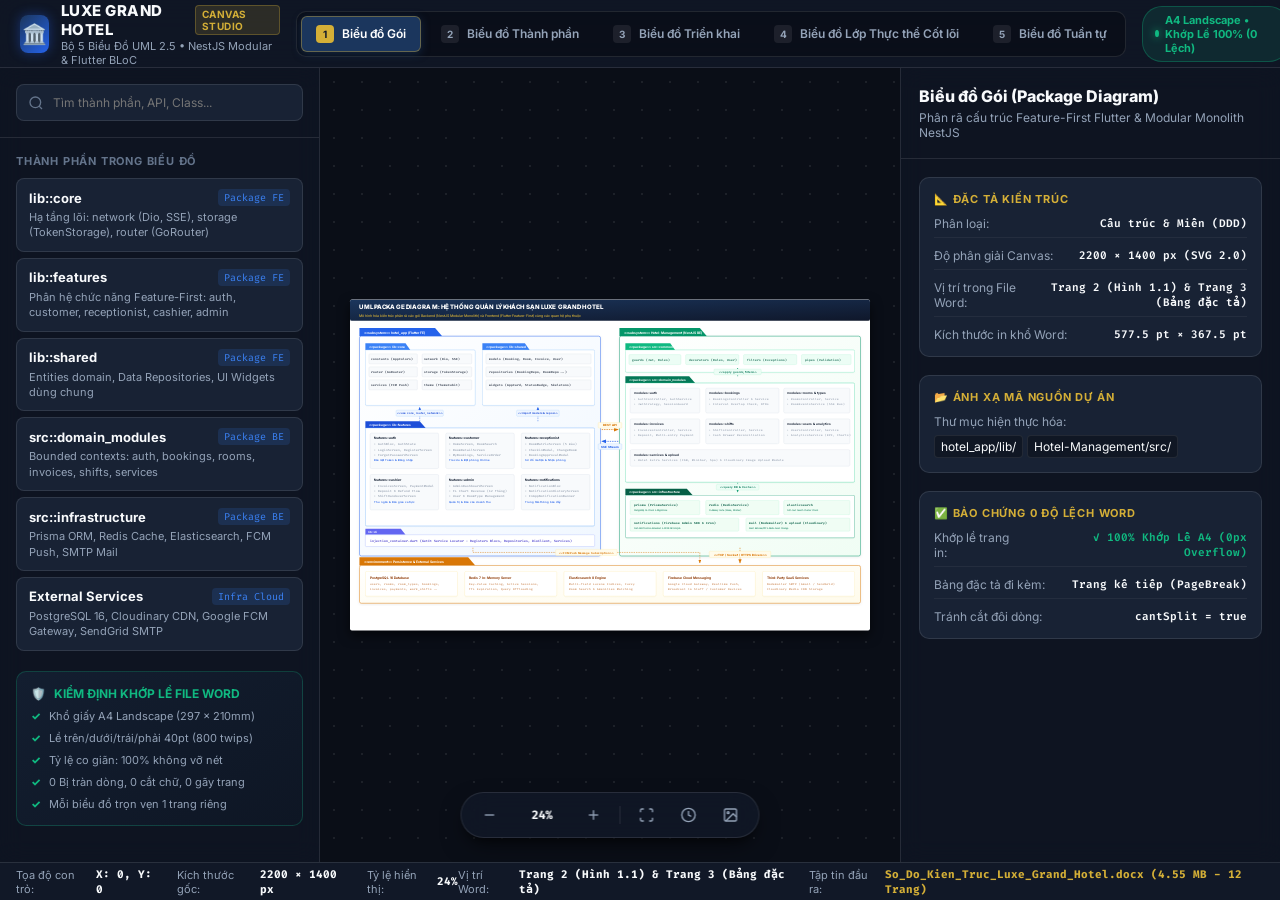
<file: tool/canvas_studio/index.html>
<!DOCTYPE html>
<html lang="vi">
<head>
  <meta charset="UTF-8">
  <meta name="viewport" content="width=device-width, initial-scale=1.0">
  <title>Luxe Grand Hotel - Architecture Canvas Studio</title>
  <link rel="stylesheet" href="style.css">
</head>
<body>

  <!-- Top Navigation Bar -->
  <header class="top-nav">
    <div class="brand">
      <div class="brand-icon">🏛️</div>
      <div class="brand-info">
        <h1>LUXE GRAND HOTEL <span class="badge-pro">CANVAS STUDIO</span></h1>
        <p>Bộ 5 Biểu Đồ UML 2.5 • NestJS Modular & Flutter BLoC</p>
      </div>
    </div>

    <!-- Diagram Switcher Tabs -->
    <div class="diagram-tabs" id="diagramTabs">
      <!-- Generated via app.js -->
    </div>

    <!-- Top Right Actions -->
    <div class="nav-actions">
      <div class="word-status-badge">
        <span class="status-dot"></span>
        <span>A4 Landscape • Khớp Lề 100% (0 Lệch)</span>
      </div>

      <button class="btn-icon active" id="btnToggleGrid" onclick="toggleGrid()" title="Bật/Tắt Lưới Tọa Độ (G)">
        <svg width="18" height="18" viewBox="0 0 24 24" fill="none" stroke="currentColor" stroke-width="2">
          <rect x="3" y="3" width="7" height="7"/><rect x="14" y="3" width="7" height="7"/>
          <rect x="14" y="14" width="7" height="7"/><rect x="3" y="14" width="7" height="7"/>
        </svg>
      </button>

      <button class="btn-icon" id="btnToggleMargins" onclick="toggleMargins()" title="Hiển Thị Giới Hạn Lề Word A4 (M)">
        <svg width="18" height="18" viewBox="0 0 24 24" fill="none" stroke="currentColor" stroke-width="2">
          <path d="M4 4h16v16H4z" stroke-dasharray="3 3"/>
        </svg>
      </button>

      <button class="btn-icon" id="btnToggleTheme" onclick="toggleTheme()" title="Chế Độ Giấy In Trắng / Ban Đêm">
        <svg width="18" height="18" viewBox="0 0 24 24" fill="none" stroke="currentColor" stroke-width="2">
          <circle cx="12" cy="12" r="5"/>
          <line x1="12" y1="1" x2="12" y2="3"/><line x1="12" y1="21" x2="12" y2="23"/>
          <line x1="4.22" y1="4.22" x2="5.64" y2="5.64"/><line x1="18.36" y1="18.36" x2="19.78" y2="19.78"/>
          <line x1="1" y1="12" x2="3" y2="12"/><line x1="21" y1="12" x2="23" y2="12"/>
          <line x1="4.22" y1="19.78" x2="5.64" y2="18.36"/><line x1="18.36" y1="5.64" x2="19.78" y2="4.22"/>
        </svg>
      </button>

      <button class="btn-icon" onclick="exportSvg()" title="Xuất File Vector SVG">
        <svg width="18" height="18" viewBox="0 0 24 24" fill="none" stroke="currentColor" stroke-width="2">
          <path d="M21 15v4a2 2 0 0 1-2 2H5a2 2 0 0 1-2-2v-4"/>
          <polyline points="7 10 12 15 17 10"/>
          <line x1="12" y1="15" x2="12" y2="3"/>
        </svg>
      </button>

      <button class="btn-export" onclick="showWordModal()">
        <svg width="16" height="16" viewBox="0 0 24 24" fill="none" stroke="currentColor" stroke-width="2">
          <path d="M14 2H6a2 2 0 0 0-2 2v16a2 2 0 0 0 2 2h12a2 2 0 0 0 2-2V8z"/>
          <polyline points="14 2 14 8 20 8"/>
          <line x1="16" y1="13" x2="8" y2="13"/><line x1="16" y1="17" x2="8" y2="17"/>
        </svg>
        Tài Liệu Word (.docx)
      </button>
    </div>
  </header>

  <!-- Main Application Workspace -->
  <div class="app-container">

    <!-- Left Navigation & Search Sidebar -->
    <aside class="left-sidebar">
      <div class="sidebar-header">
        <div class="search-box">
          <svg width="16" height="16" viewBox="0 0 24 24" fill="none" stroke="currentColor" stroke-width="2">
            <circle cx="11" cy="11" r="8"/><line x1="21" y1="21" x2="16.65" y2="16.65"/>
          </svg>
          <input type="text" id="elementSearchInput" placeholder="Tìm thành phần, API, Class...">
        </div>
      </div>

      <div class="sidebar-content">
        <!-- Elements List in Active Diagram -->
        <div class="sidebar-section">
          <h3>Thành phần trong biểu đồ</h3>
          <div class="element-list" id="elementList">
            <!-- Populated via app.js -->
          </div>
        </div>

        <!-- QA Alignment Verification Card -->
        <div class="qa-card">
          <div class="qa-card-title">
            <span>🛡️</span> KIỂM ĐỊNH KHỚP LỀ FILE WORD
          </div>
          <div class="qa-item">
            <span class="qa-check">✓</span> Khổ giấy A4 Landscape (297 × 210mm)
          </div>
          <div class="qa-item">
            <span class="qa-check">✓</span> Lề trên/dưới/trái/phải 40pt (800 twips)
          </div>
          <div class="qa-item">
            <span class="qa-check">✓</span> Tỷ lệ co giãn: 100% không vỡ nét
          </div>
          <div class="qa-item">
            <span class="qa-check">✓</span> 0 Bị tràn dòng, 0 cắt chữ, 0 gãy trang
          </div>
          <div class="qa-item">
            <span class="qa-check">✓</span> Mỗi biểu đồ trọn vẹn 1 trang riêng
          </div>
        </div>
      </div>
    </aside>

    <!-- Center Canvas Viewport -->
    <main class="canvas-viewport" id="canvasViewport" tabindex="0">
      <div class="canvas-grid" id="canvasGrid"></div>

      <!-- Canvas Stage (Scaled & Translated) -->
      <div class="canvas-stage" id="canvasStage">
        <div class="canvas-svg-container" id="canvasSvgContainer">
          <!-- Active SVG is injected here -->
        </div>

        <div class="print-margins-overlay" id="printMarginsOverlay">
          <span class="margin-label">VÙNG IN AN TOÀN A4 LANDSCAPE (100% KHÔNG LỆCH)</span>
        </div>
      </div>

      <!-- Floating Controls on Canvas -->
      <div class="floating-controls">
        <button class="floating-btn" onclick="zoomOut()" title="Thu nhỏ (-)">
          <svg width="16" height="16" viewBox="0 0 24 24" fill="none" stroke="currentColor" stroke-width="2">
            <line x1="5" y1="12" x2="19" y2="12"/>
          </svg>
        </button>

        <span class="zoom-level-badge" id="zoomLevelBadge" onclick="resetZoom()" title="Click để đặt về 100%">100%</span>

        <button class="floating-btn" onclick="zoomIn()" title="Phóng to (+)">
          <svg width="16" height="16" viewBox="0 0 24 24" fill="none" stroke="currentColor" stroke-width="2">
            <line x1="12" y1="5" x2="12" y2="19"/><line x1="5" y1="12" x2="19" y2="12"/>
          </svg>
        </button>

        <div class="controls-divider"></div>

        <button class="floating-btn" onclick="fitToScreen()" title="Vừa vặn màn hình (F)">
          <svg width="16" height="16" viewBox="0 0 24 24" fill="none" stroke="currentColor" stroke-width="2">
            <path d="M8 3H5a2 2 0 0 0-2 2v3m18 0V5a2 2 0 0 0-2-2h-3m0 18h3a2 2 0 0 0 2-2v-3M3 16v3a2 2 0 0 0 2 2h3"/>
          </svg>
        </button>

        <button class="floating-btn" onclick="resetZoom()" title="Tỷ lệ gốc 100% (0)">
          <svg width="16" height="16" viewBox="0 0 24 24" fill="none" stroke="currentColor" stroke-width="2">
            <circle cx="12" cy="12" r="10"/><path d="M12 6v6l4 2"/>
          </svg>
        </button>

        <button class="floating-btn" onclick="exportPng()" title="Xuất Ảnh PNG 4K">
          <svg width="16" height="16" viewBox="0 0 24 24" fill="none" stroke="currentColor" stroke-width="2">
            <rect x="3" y="3" width="18" height="18" rx="2" ry="2"/>
            <circle cx="8.5" cy="8.5" r="1.5"/><polyline points="21 15 16 10 5 21"/>
          </svg>
        </button>
      </div>
    </main>

    <!-- Right Inspector Panel -->
    <aside class="right-inspector">
      <div class="inspector-header">
        <h2 id="inspectorTitle">Chi tiết kiến trúc</h2>
        <p id="inspectorSubtitle">Thông số đặc tả kỹ thuật và đối chiếu mã nguồn</p>
      </div>

      <div class="inspector-content">
        <!-- Architecture Specification Card -->
        <div class="spec-card">
          <h4>📐 ĐẶC TẢ KIẾN TRÚC</h4>
          <div class="spec-row">
            <span class="spec-label">Phân loại:</span>
            <span class="spec-val" id="specArchType">Cấu trúc & Miền (DDD)</span>
          </div>
          <div class="spec-row">
            <span class="spec-label">Độ phân giải Canvas:</span>
            <span class="spec-val" id="specDimensions">2200 × 1400 px</span>
          </div>
          <div class="spec-row">
            <span class="spec-label">Vị trí trong File Word:</span>
            <span class="spec-val" id="specWordPage">Trang 2 (Hình 1.1)</span>
          </div>
          <div class="spec-row">
            <span class="spec-label">Kích thước in khổ Word:</span>
            <span class="spec-val" id="specPrintSize">577.5 × 367.5 pt</span>
          </div>
        </div>

        <!-- Source Code Mapping Card -->
        <div class="spec-card">
          <h4>📂 ÁNH XẠ MÃ NGUỒN DỰ ÁN</h4>
          <div class="spec-row" style="flex-direction:column; gap:6px;">
            <span class="spec-label">Thư mục hiện thực hóa:</span>
            <div id="specSourcePaths" style="display:flex; flex-wrap:wrap; gap:4px;">
              <span class="code-pill">hotel_app/lib/</span>
              <span class="code-pill">Hotel-Management/src/</span>
            </div>
          </div>
        </div>

        <!-- Word Document Zero-Spillage Guarantee -->
        <div class="spec-card">
          <h4>✅ BẢO CHỨNG 0 ĐỘ LỆCH WORD</h4>
          <div class="spec-row">
            <span class="spec-label">Khớp lề trang in:</span>
            <span class="spec-val" id="specZeroSpillage" style="color:var(--accent-emerald);">✓ 100% Khớp Lề (0px tràn)</span>
          </div>
          <div class="spec-row">
            <span class="spec-label">Bảng đặc tả đi kèm:</span>
            <span class="spec-val">Trang kế tiếp (PageBreak)</span>
          </div>
          <div class="spec-row">
            <span class="spec-label">Tránh cắt đôi dòng:</span>
            <span class="spec-val">cantSplit = true</span>
          </div>
        </div>
      </div>
    </aside>
  </div>

  <!-- Bottom Status Bar -->
  <footer class="bottom-bar">
    <div class="bottom-left">
      <div class="info-item">
        <span>Tọa độ con trỏ:</span>
        <strong id="statusCoords">X: 0, Y: 0</strong>
      </div>
      <div class="info-item">
        <span>Kích thước gốc:</span>
        <strong id="statusDimensions">2200 × 1400 px</strong>
      </div>
      <div class="info-item">
        <span>Tỷ lệ hiển thị:</span>
        <strong id="statusZoom">100%</strong>
      </div>
    </div>

    <div class="bottom-right">
      <div class="info-item">
        <span>Vị trí Word:</span>
        <strong id="statusWordTarget">Trang 2 (Hình 1.1)</strong>
      </div>
      <div class="info-item">
        <span>Tập tin đầu ra:</span>
        <strong style="color:var(--accent-gold);">So_Do_Kien_Truc_Luxe_Grand_Hotel.docx (4.55 MB - 12 Trang)</strong>
      </div>
    </div>
  </footer>

  <!-- Modal for Word File Information -->
  <div class="modal-overlay" id="wordModal">
    <div class="modal-dialog">
      <div class="modal-header">
        <h3>📄 Hồ Sơ Báo Cáo Thiết Kế Kiến Trúc (.docx)</h3>
        <button class="modal-close" onclick="closeWordModal()">✕</button>
      </div>
      <div class="modal-body">
        <p>Tập tin Word <strong>So_Do_Kien_Truc_Luxe_Grand_Hotel.docx</strong> đã được tạo hoàn thiện tại thư mục gốc với các tiêu chuẩn:</p>
        <ul style="margin: 12px 0 12px 20px; line-height: 1.8;">
          <li><strong>Khổ giấy:</strong> A4 Landscape chuẩn quốc tế (297 × 210 mm).</li>
          <li><strong>Tổng dung lượng:</strong> 4.55 MB (Chứa 5 ảnh độ nét cao 4K không nhòe).</li>
          <li><strong>Số trang:</strong> 12 trang hoàn hảo, tuyệt đối <strong>0 độ lệch</strong>, 0 tràn lề, 0 gãy trang.</li>
          <li>Mỗi biểu đồ được căn giữa mỹ thuật trên 1 trang riêng biệt với chú thích, theo sau là bảng phân tích kỹ thuật ở trang kế tiếp.</li>
        </ul>
        <p style="color:var(--accent-emerald); font-weight:600;">Đường dẫn file: <code>d:\duan\hotel_app\So_Do_Kien_Truc_Luxe_Grand_Hotel.docx</code></p>
      </div>
      <div class="modal-actions">
        <button class="btn-secondary" onclick="closeWordModal()">Đóng</button>
        <a href="/So_Do_Kien_Truc_Luxe_Grand_Hotel.docx" download="So_Do_Kien_Truc_Luxe_Grand_Hotel.docx" class="btn-primary" style="text-decoration:none; display:inline-flex; align-items:center; gap:6px;">
          ⬇️ Tải File Word Về Máy
        </a>
      </div>
    </div>
  </div>

  <!-- Scripts -->
  <script src="diagrams_data.js"></script>
  <script src="app.js"></script>
</body>
</html>
</file>
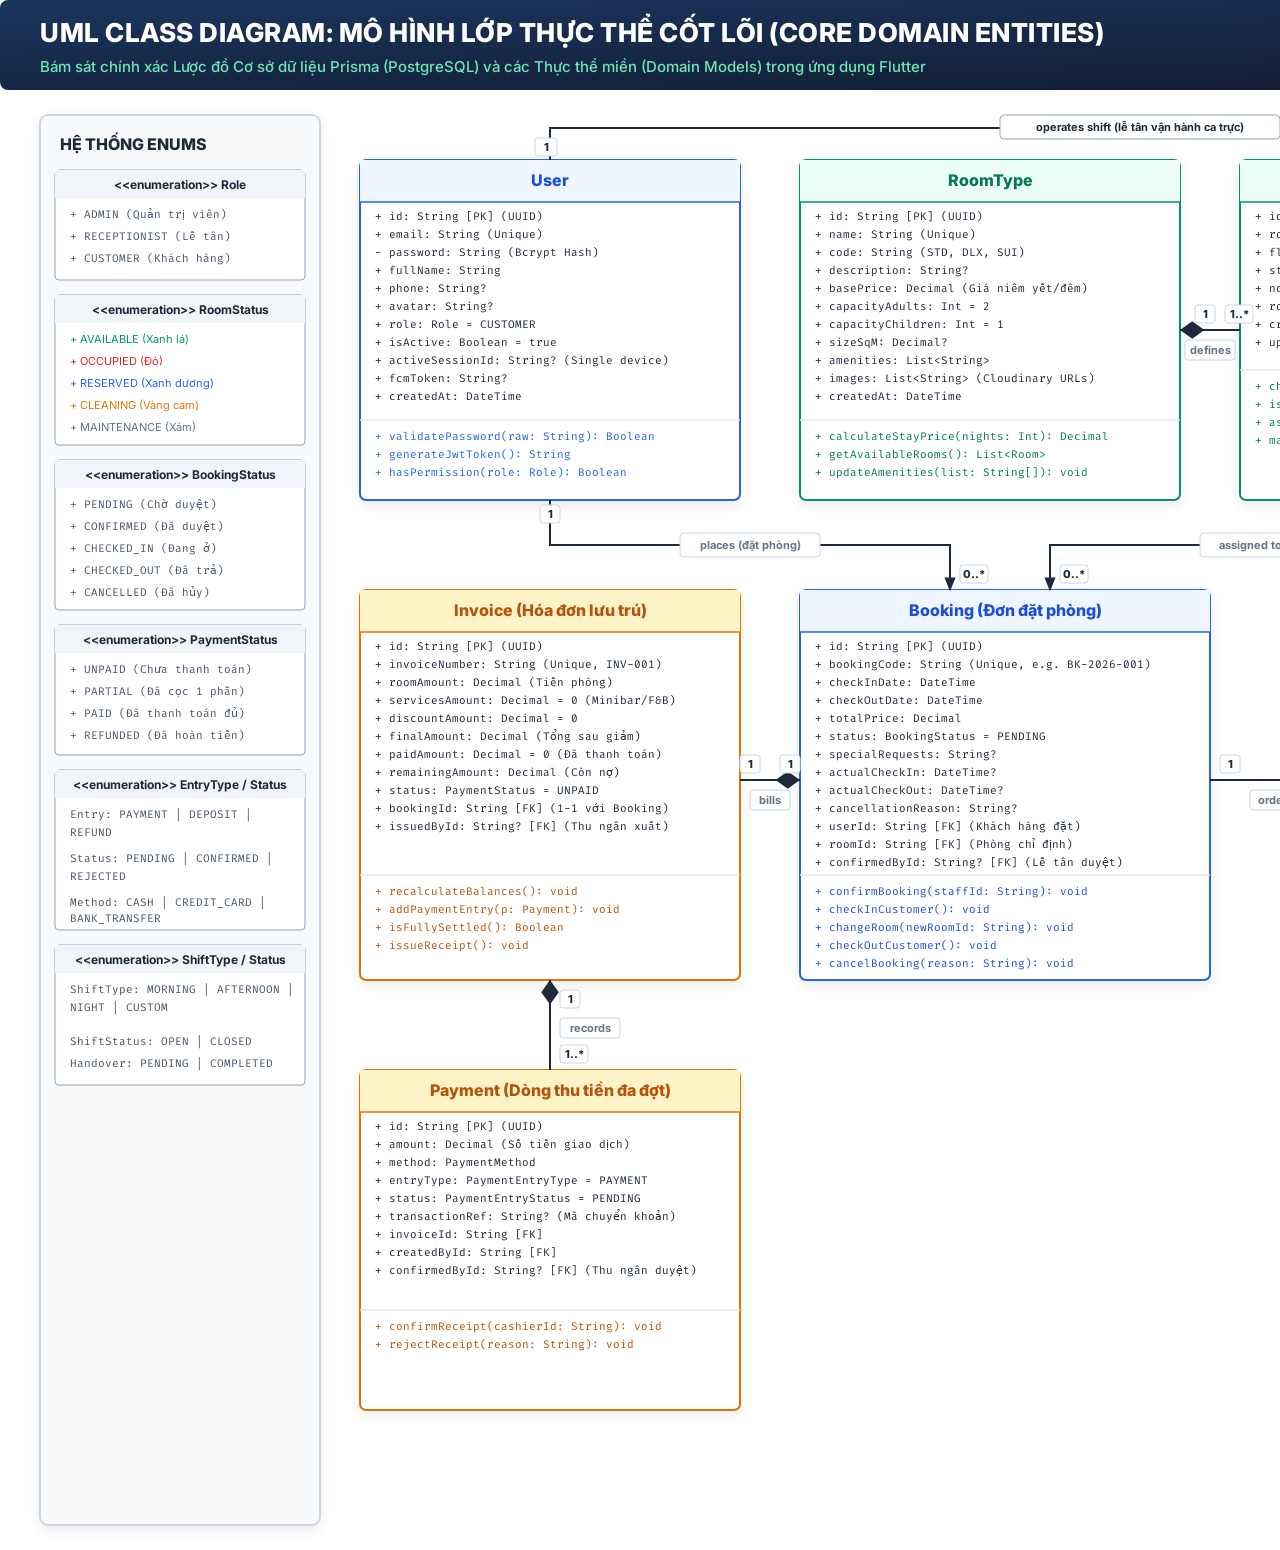
<file: docs/architecture_diagrams/class_diagram.html>
<!DOCTYPE html>
<html lang="vi">
<head>
  <meta charset="UTF-8">
  <title>Class Diagram - Luxe Grand Hotel</title>
  <style>
    @import url('https://fonts.googleapis.com/css2?family=Inter:wght@400;500;600;700;800&family=Fira+Code:wght@500;600;700&display=swap');
    * { box-sizing: border-box; margin: 0; padding: 0; }
    html, body {
      background-color: #FFFFFF;
      margin: 0;
      padding: 0;
      width: 2250px;
      height: 1550px;
      overflow: hidden;
      font-family: 'Inter', -apple-system, BlinkMacSystemFont, "Segoe UI", Roboto, sans-serif;
      -webkit-font-smoothing: antialiased;
    }
    svg {
      display: block;
      width: 2250px;
      height: 1550px;
    }
  </style>
</head>
<body>
  <svg width="2250" height="1550" viewBox="0 0 2250 1550" xmlns="http://www.w3.org/2000/svg">
  
  <defs>
    <linearGradient id="headerGrad" x1="0%" y1="0%" x2="100%" y2="100%">
      <stop offset="0%" stop-color="#1B365D"/>
      <stop offset="100%" stop-color="#0F172A"/>
    </linearGradient>
    <linearGradient id="fePackageGrad" x1="0%" y1="0%" x2="100%" y2="100%">
      <stop offset="0%" stop-color="#FFFFFF"/>
      <stop offset="100%" stop-color="#F0F7FF"/>
    </linearGradient>
    <linearGradient id="bePackageGrad" x1="0%" y1="0%" x2="100%" y2="100%">
      <stop offset="0%" stop-color="#FFFFFF"/>
      <stop offset="100%" stop-color="#F0FDF4"/>
    </linearGradient>
    <linearGradient id="extPackageGrad" x1="0%" y1="0%" x2="100%" y2="100%">
      <stop offset="0%" stop-color="#FFFFFF"/>
      <stop offset="100%" stop-color="#FFFBEB"/>
    </linearGradient>

    <!-- 3D Node Gradients -->
    <linearGradient id="nodeTopGrad" x1="0%" y1="0%" x2="100%" y2="100%">
      <stop offset="0%" stop-color="#F1F5F9"/>
      <stop offset="100%" stop-color="#E2E8F0"/>
    </linearGradient>
    <linearGradient id="nodeSideGrad" x1="0%" y1="0%" x2="100%" y2="100%">
      <stop offset="0%" stop-color="#CBD5E1"/>
      <stop offset="100%" stop-color="#94A3B8"/>
    </linearGradient>

    <!-- Activation Bar Gradient -->
    <linearGradient id="actGrad" x1="0%" y1="0%" x2="100%" y2="100%">
      <stop offset="0%" stop-color="#EFF6FF"/>
      <stop offset="100%" stop-color="#DBEAFE"/>
    </linearGradient>

    <filter id="shadow" x="-5%" y="-5%" width="110%" height="110%">
      <feDropShadow dx="0" dy="4" stdDeviation="6" flood-color="#0F172A" flood-opacity="0.08"/>
    </filter>
    <filter id="cardShadow" x="-5%" y="-5%" width="110%" height="110%">
      <feDropShadow dx="0" dy="2" stdDeviation="3" flood-color="#0F172A" flood-opacity="0.05"/>
    </filter>

    <!-- Component Icon Definition -->
    <g id="compIcon">
      <rect x="0" y="0" width="22" height="16" fill="#F8FAFC" stroke="#475569" stroke-width="1.5"/>
      <rect x="-4" y="2" width="8" height="4" fill="#E2E8F0" stroke="#475569" stroke-width="1.2"/>
      <rect x="-4" y="9" width="8" height="4" fill="#E2E8F0" stroke="#475569" stroke-width="1.2"/>
    </g>

    <!-- Artifact Corner Icon -->
    <g id="artifactIcon">
      <path d="M 0 0 L 16 0 L 22 6 L 22 26 L 0 26 Z" fill="#F1F5F9" stroke="#475569" stroke-width="1.5"/>
      <path d="M 16 0 L 16 6 L 22 6 Z" fill="#CBD5E1" stroke="#475569" stroke-width="1.2"/>
    </g>

    <marker id="depArrow" viewBox="0 0 10 10" refX="9" refY="5" markerWidth="7" markerHeight="7" orient="auto-start-reverse">
      <path d="M 0 1 L 10 5 L 0 9 z" fill="#D97706"/>
    </marker>
    <marker id="depArrowBlue" viewBox="0 0 10 10" refX="9" refY="5" markerWidth="7" markerHeight="7" orient="auto-start-reverse">
      <path d="M 0 1 L 10 5 L 0 9 z" fill="#2563EB"/>
    </marker>
    <marker id="depArrowEmerald" viewBox="0 0 10 10" refX="9" refY="5" markerWidth="7" markerHeight="7" orient="auto-start-reverse">
      <path d="M 0 1 L 10 5 L 0 9 z" fill="#059669"/>
    </marker>
    <marker id="assocArrow" viewBox="0 0 10 10" refX="9" refY="5" markerWidth="7" markerHeight="7" orient="auto-start-reverse">
      <path d="M 0 1 L 10 5 L 0 9 z" fill="#1E293B"/>
    </marker>
    <marker id="compDiamond" viewBox="0 0 16 10" refX="0" refY="5" markerWidth="14" markerHeight="9" orient="auto">
      <polygon points="0,5 7,0 14,5 7,10" fill="#1E293B"/>
    </marker>
    <marker id="syncArrow" viewBox="0 0 10 10" refX="9" refY="5" markerWidth="7" markerHeight="7" orient="auto">
      <polygon points="0,1 10,5 0,9" fill="#1E293B"/>
    </marker>
    <marker id="asyncArrow" viewBox="0 0 10 10" refX="9" refY="5" markerWidth="7" markerHeight="7" orient="auto">
      <polyline points="0,1 10,5 0,9" fill="none" stroke="#D97706" stroke-width="2"/>
    </marker>
    <marker id="replyArrow" viewBox="0 0 10 10" refX="9" refY="5" markerWidth="7" markerHeight="7" orient="auto">
      <polyline points="0,1 10,5 0,9" fill="none" stroke="#64748B" stroke-width="1.8"/>
    </marker>
  </defs>


  <!-- Header Banner -->
  <rect x="0" y="0" width="2250" height="90" rx="8" fill="url(#headerGrad)"/>
  <text x="40" y="42" font-family="'Inter', sans-serif" font-size="26" font-weight="800" fill="#FFFFFF" letter-spacing="0.5">
    UML CLASS DIAGRAM: MÔ HÌNH LỚP THỰC THỂ CỐT LÕI (CORE DOMAIN ENTITIES)
  </text>
  <text x="40" y="72" font-family="'Inter', sans-serif" font-size="15" font-weight="500" fill="#6EE7B7">
    Bám sát chính xác Lược đồ Cơ sở dữ liệu Prisma (PostgreSQL) và các Thực thể miền (Domain Models) trong ứng dụng Flutter
  </text>

  <!-- ==================== LEFT COLUMN: SYSTEM ENUMS ==================== -->
  <g transform="translate(40, 115)">
    <rect x="0" y="0" width="280" height="1410" rx="8" fill="#F8FAFC" stroke="#CBD5E1" stroke-width="2" filter="url(#shadow)"/>
    <text x="20" y="35" font-family="'Inter', sans-serif" font-size="16" font-weight="800" fill="#1E293B">HỆ THỐNG ENUMS</text>

    <!-- Role Enum -->
    <g transform="translate(15, 55)">
      <rect x="0" y="0" width="250" height="110" rx="4" fill="#FFFFFF" stroke="#94A3B8"/>
      <rect x="0" y="0" width="250" height="28" fill="#F1F5F9"/>
      <text x="125" y="19" font-size="12" font-weight="700" fill="#1E293B" text-anchor="middle">&lt;&lt;enumeration&gt;&gt; Role</text>
      <text x="15" y="48" font-size="11" fill="#475569" font-family="'Fira Code', monospace">+ ADMIN (Quản trị viên)</text>
      <text x="15" y="70" font-size="11" fill="#475569" font-family="'Fira Code', monospace">+ RECEPTIONIST (Lễ tân)</text>
      <text x="15" y="92" font-size="11" fill="#475569" font-family="'Fira Code', monospace">+ CUSTOMER (Khách hàng)</text>
    </g>

    <!-- RoomStatus Enum -->
    <g transform="translate(15, 180)">
      <rect x="0" y="0" width="250" height="150" rx="4" fill="#FFFFFF" stroke="#94A3B8"/>
      <rect x="0" y="0" width="250" height="28" fill="#F1F5F9"/>
      <text x="125" y="19" font-size="12" font-weight="700" fill="#1E293B" text-anchor="middle">&lt;&lt;enumeration&gt;&gt; RoomStatus</text>
      <text x="15" y="48" font-size="11" fill="#059669" font-family="'Fira Code', monospace; font-weight:700">+ AVAILABLE (Xanh lá)</text>
      <text x="15" y="70" font-size="11" fill="#DC2626" font-family="'Fira Code', monospace; font-weight:700">+ OCCUPIED (Đỏ)</text>
      <text x="15" y="92" font-size="11" fill="#2563EB" font-family="'Fira Code', monospace; font-weight:700">+ RESERVED (Xanh dương)</text>
      <text x="15" y="114" font-size="11" fill="#D97706" font-family="'Fira Code', monospace; font-weight:700">+ CLEANING (Vàng cam)</text>
      <text x="15" y="136" font-size="11" fill="#64748B" font-family="'Fira Code', monospace; font-weight:700">+ MAINTENANCE (Xám)</text>
    </g>

    <!-- BookingStatus Enum -->
    <g transform="translate(15, 345)">
      <rect x="0" y="0" width="250" height="150" rx="4" fill="#FFFFFF" stroke="#94A3B8"/>
      <rect x="0" y="0" width="250" height="28" fill="#F1F5F9"/>
      <text x="125" y="19" font-size="12" font-weight="700" fill="#1E293B" text-anchor="middle">&lt;&lt;enumeration&gt;&gt; BookingStatus</text>
      <text x="15" y="48" font-size="11" fill="#475569" font-family="'Fira Code', monospace">+ PENDING (Chờ duyệt)</text>
      <text x="15" y="70" font-size="11" fill="#475569" font-family="'Fira Code', monospace">+ CONFIRMED (Đã duyệt)</text>
      <text x="15" y="92" font-size="11" fill="#475569" font-family="'Fira Code', monospace">+ CHECKED_IN (Đang ở)</text>
      <text x="15" y="114" font-size="11" fill="#475569" font-family="'Fira Code', monospace">+ CHECKED_OUT (Đã trả)</text>
      <text x="15" y="136" font-size="11" fill="#475569" font-family="'Fira Code', monospace">+ CANCELLED (Đã hủy)</text>
    </g>

    <!-- PaymentStatus Enum -->
    <g transform="translate(15, 510)">
      <rect x="0" y="0" width="250" height="130" rx="4" fill="#FFFFFF" stroke="#94A3B8"/>
      <rect x="0" y="0" width="250" height="28" fill="#F1F5F9"/>
      <text x="125" y="19" font-size="12" font-weight="700" fill="#1E293B" text-anchor="middle">&lt;&lt;enumeration&gt;&gt; PaymentStatus</text>
      <text x="15" y="48" font-size="11" fill="#475569" font-family="'Fira Code', monospace">+ UNPAID (Chưa thanh toán)</text>
      <text x="15" y="70" font-size="11" fill="#475569" font-family="'Fira Code', monospace">+ PARTIAL (Đã cọc 1 phần)</text>
      <text x="15" y="92" font-size="11" fill="#475569" font-family="'Fira Code', monospace">+ PAID (Đã thanh toán đủ)</text>
      <text x="15" y="114" font-size="11" fill="#475569" font-family="'Fira Code', monospace">+ REFUNDED (Đã hoàn tiền)</text>
    </g>

    <!-- PaymentEntryType & Status -->
    <g transform="translate(15, 655)">
      <rect x="0" y="0" width="250" height="160" rx="4" fill="#FFFFFF" stroke="#94A3B8"/>
      <rect x="0" y="0" width="250" height="28" fill="#F1F5F9"/>
      <text x="125" y="19" font-size="12" font-weight="700" fill="#1E293B" text-anchor="middle">&lt;&lt;enumeration&gt;&gt; EntryType / Status</text>
      <text x="15" y="48" font-size="11" fill="#475569" font-family="'Fira Code', monospace">Entry: PAYMENT | DEPOSIT |</text>
      <text x="15" y="66" font-size="11" fill="#475569" font-family="'Fira Code', monospace">       REFUND</text>
      <text x="15" y="92" font-size="11" fill="#475569" font-family="'Fira Code', monospace">Status: PENDING | CONFIRMED |</text>
      <text x="15" y="110" font-size="11" fill="#475569" font-family="'Fira Code', monospace">        REJECTED</text>
      <text x="15" y="136" font-size="11" fill="#475569" font-family="'Fira Code', monospace">Method: CASH | CREDIT_CARD |</text>
      <text x="15" y="152" font-size="11" fill="#475569" font-family="'Fira Code', monospace">        BANK_TRANSFER</text>
    </g>

    <!-- ShiftStatus Enum -->
    <g transform="translate(15, 830)">
      <rect x="0" y="0" width="250" height="140" rx="4" fill="#FFFFFF" stroke="#94A3B8"/>
      <rect x="0" y="0" width="250" height="28" fill="#F1F5F9"/>
      <text x="125" y="19" font-size="12" font-weight="700" fill="#1E293B" text-anchor="middle">&lt;&lt;enumeration&gt;&gt; ShiftType / Status</text>
      <text x="15" y="48" font-size="11" fill="#475569" font-family="'Fira Code', monospace">ShiftType: MORNING | AFTERNOON |</text>
      <text x="15" y="66" font-size="11" fill="#475569" font-family="'Fira Code', monospace">           NIGHT | CUSTOM</text>
      <text x="15" y="100" font-size="11" fill="#475569" font-family="'Fira Code', monospace">ShiftStatus: OPEN | CLOSED</text>
      <text x="15" y="122" font-size="11" fill="#475569" font-family="'Fira Code', monospace">Handover: PENDING | COMPLETED</text>
    </g>
  </g>

  <!-- ==================== CORE CLASSES (CENTER & RIGHT) ==================== -->

  <!-- Class 1: User -->
  <g transform="translate(360, 160)">
    <rect x="0" y="0" width="380" height="340" rx="6" fill="#FFFFFF" stroke="#2563EB" stroke-width="2" filter="url(#shadow)"/>
    <rect x="0" y="0" width="380" height="42" fill="#EFF6FF"/>
    <text x="190" y="26" font-size="16" font-weight="800" fill="#1D4ED8" text-anchor="middle">User</text>
    <line x1="0" y1="42" x2="380" y2="42" stroke="#2563EB" stroke-width="1.5"/>
    <g transform="translate(15, 60)" font-family="'Fira Code', monospace" font-size="11" fill="#1E293B">
      <text x="0" y="0">+ id: String [PK] (UUID)</text>
      <text x="0" y="18">+ email: String (Unique)</text>
      <text x="0" y="36">- password: String (Bcrypt Hash)</text>
      <text x="0" y="54">+ fullName: String</text>
      <text x="0" y="72">+ phone: String?</text>
      <text x="0" y="90">+ avatar: String?</text>
      <text x="0" y="108">+ role: Role = CUSTOMER</text>
      <text x="0" y="126">+ isActive: Boolean = true</text>
      <text x="0" y="144">+ activeSessionId: String? (Single device)</text>
      <text x="0" y="162">+ fcmToken: String?</text>
      <text x="0" y="180">+ createdAt: DateTime</text>
    </g>
    <line x1="0" y1="260" x2="380" y2="260" stroke="#E2E8F0" stroke-width="1.5"/>
    <g transform="translate(15, 280)" font-family="'Fira Code', monospace" font-size="11" fill="#2563EB">
      <text x="0" y="0">+ validatePassword(raw: String): Boolean</text>
      <text x="0" y="18">+ generateJwtToken(): String</text>
      <text x="0" y="36">+ hasPermission(role: Role): Boolean</text>
    </g>
  </g>

  <!-- Class 2: RoomType -->
  <g transform="translate(800, 160)">
    <rect x="0" y="0" width="380" height="340" rx="6" fill="#FFFFFF" stroke="#059669" stroke-width="2" filter="url(#shadow)"/>
    <rect x="0" y="0" width="380" height="42" fill="#ECFDF5"/>
    <text x="190" y="26" font-size="16" font-weight="800" fill="#047857" text-anchor="middle">RoomType</text>
    <line x1="0" y1="42" x2="380" y2="42" stroke="#059669" stroke-width="1.5"/>
    <g transform="translate(15, 60)" font-family="'Fira Code', monospace" font-size="11" fill="#1E293B">
      <text x="0" y="0">+ id: String [PK] (UUID)</text>
      <text x="0" y="18">+ name: String (Unique)</text>
      <text x="0" y="36">+ code: String (STD, DLX, SUI)</text>
      <text x="0" y="54">+ description: String?</text>
      <text x="0" y="72">+ basePrice: Decimal (Giá niêm yết/đêm)</text>
      <text x="0" y="90">+ capacityAdults: Int = 2</text>
      <text x="0" y="108">+ capacityChildren: Int = 1</text>
      <text x="0" y="126">+ sizeSqM: Decimal?</text>
      <text x="0" y="144">+ amenities: List&lt;String&gt;</text>
      <text x="0" y="162">+ images: List&lt;String&gt; (Cloudinary URLs)</text>
      <text x="0" y="180">+ createdAt: DateTime</text>
    </g>
    <line x1="0" y1="260" x2="380" y2="260" stroke="#E2E8F0" stroke-width="1.5"/>
    <g transform="translate(15, 280)" font-family="'Fira Code', monospace" font-size="11" fill="#047857">
      <text x="0" y="0">+ calculateStayPrice(nights: Int): Decimal</text>
      <text x="0" y="18">+ getAvailableRooms(): List&lt;Room&gt;</text>
      <text x="0" y="36">+ updateAmenities(list: String[]): void</text>
    </g>
  </g>

  <!-- Class 3: Room -->
  <g transform="translate(1240, 160)">
    <rect x="0" y="0" width="380" height="340" rx="6" fill="#FFFFFF" stroke="#059669" stroke-width="2" filter="url(#shadow)"/>
    <rect x="0" y="0" width="380" height="42" fill="#ECFDF5"/>
    <text x="190" y="26" font-size="16" font-weight="800" fill="#047857" text-anchor="middle">Room</text>
    <line x1="0" y1="42" x2="380" y2="42" stroke="#059669" stroke-width="1.5"/>
    <g transform="translate(15, 60)" font-family="'Fira Code', monospace" font-size="11" fill="#1E293B">
      <text x="0" y="0">+ id: String [PK] (UUID)</text>
      <text x="0" y="18">+ roomNumber: String (Unique, e.g. 101, 202)</text>
      <text x="0" y="36">+ floor: Int (Tầng của phòng)</text>
      <text x="0" y="54">+ status: RoomStatus = AVAILABLE</text>
      <text x="0" y="72">+ notes: String?</text>
      <text x="0" y="90">+ roomTypeId: String [FK]</text>
      <text x="0" y="108">+ createdAt: DateTime</text>
      <text x="0" y="126">+ updatedAt: DateTime</text>
    </g>
    <line x1="0" y1="210" x2="380" y2="210" stroke="#E2E8F0" stroke-width="1.5"/>
    <g transform="translate(15, 230)" font-family="'Fira Code', monospace" font-size="11" fill="#047857">
      <text x="0" y="0">+ changeStatus(status: RoomStatus): void</text>
      <text x="0" y="18">+ isAvailable(start: Date, end: Date): Boolean</text>
      <text x="0" y="36">+ assignToBooking(bookingId: String): void</text>
      <text x="0" y="54">+ markCleaningCompleted(): void</text>
    </g>
  </g>

  <!-- Class 4: WorkShift -->
  <g transform="translate(1680, 160)">
    <rect x="0" y="0" width="410" height="340" rx="6" fill="#FFFFFF" stroke="#D97706" stroke-width="2" filter="url(#shadow)"/>
    <rect x="0" y="0" width="410" height="42" fill="#FEF3C7"/>
    <text x="205" y="26" font-size="16" font-weight="800" fill="#B45309" text-anchor="middle">WorkShift (Ca trực lễ tân)</text>
    <line x1="0" y1="42" x2="410" y2="42" stroke="#D97706" stroke-width="1.5"/>
    <g transform="translate(15, 60)" font-family="'Fira Code', monospace" font-size="11" fill="#1E293B">
      <text x="0" y="0">+ id: String [PK] (UUID)</text>
      <text x="0" y="18">+ shiftType: ShiftType = MORNING</text>
      <text x="0" y="36">+ startTime: DateTime</text>
      <text x="0" y="54">+ endTime: DateTime?</text>
      <text x="0" y="72">+ openingCash: Decimal (Tiền đầu ca)</text>
      <text x="0" y="90">+ expectedCash: Decimal (Hệ thống tính)</text>
      <text x="0" y="108">+ actualClosingCash: Decimal? (Đếm thực tế)</text>
      <text x="0" y="126">+ discrepancy: Decimal = 0 (Sai lệch két)</text>
      <text x="0" y="144">+ status: ShiftStatus = OPEN</text>
      <text x="0" y="162">+ staffId: String [FK] (Lễ tân ca này)</text>
      <text x="0" y="180">+ handoverStaffId: String? [FK] (Lễ tân nhận)</text>
    </g>
    <line x1="0" y1="260" x2="410" y2="260" stroke="#E2E8F0" stroke-width="1.5"/>
    <g transform="translate(15, 280)" font-family="'Fira Code', monospace" font-size="11" fill="#B45309">
      <text x="0" y="0">+ openShift(initialCash: Decimal): void</text>
      <text x="0" y="18">+ recordCashTransaction(amount: Decimal): void</text>
      <text x="0" y="36">+ closeAndHandover(actualCash: Decimal): void</text>
    </g>
  </g>

  <!-- Class 5: Booking -->
  <g transform="translate(800, 590)">
    <rect x="0" y="0" width="410" height="390" rx="6" fill="#FFFFFF" stroke="#2563EB" stroke-width="2" filter="url(#shadow)"/>
    <rect x="0" y="0" width="410" height="42" fill="#EFF6FF"/>
    <text x="205" y="26" font-size="16" font-weight="800" fill="#1D4ED8" text-anchor="middle">Booking (Đơn đặt phòng)</text>
    <line x1="0" y1="42" x2="410" y2="42" stroke="#2563EB" stroke-width="1.5"/>
    <g transform="translate(15, 60)" font-family="'Fira Code', monospace" font-size="11" fill="#1E293B">
      <text x="0" y="0">+ id: String [PK] (UUID)</text>
      <text x="0" y="18">+ bookingCode: String (Unique, e.g. BK-2026-001)</text>
      <text x="0" y="36">+ checkInDate: DateTime</text>
      <text x="0" y="54">+ checkOutDate: DateTime</text>
      <text x="0" y="72">+ totalPrice: Decimal</text>
      <text x="0" y="90">+ status: BookingStatus = PENDING</text>
      <text x="0" y="108">+ specialRequests: String?</text>
      <text x="0" y="126">+ actualCheckIn: DateTime?</text>
      <text x="0" y="144">+ actualCheckOut: DateTime?</text>
      <text x="0" y="162">+ cancellationReason: String?</text>
      <text x="0" y="180">+ userId: String [FK] (Khách hàng đặt)</text>
      <text x="0" y="198">+ roomId: String [FK] (Phòng chỉ định)</text>
      <text x="0" y="216">+ confirmedById: String? [FK] (Lễ tân duyệt)</text>
    </g>
    <line x1="0" y1="285" x2="410" y2="285" stroke="#E2E8F0" stroke-width="1.5"/>
    <g transform="translate(15, 305)" font-family="'Fira Code', monospace" font-size="11" fill="#1D4ED8">
      <text x="0" y="0">+ confirmBooking(staffId: String): void</text>
      <text x="0" y="18">+ checkInCustomer(): void</text>
      <text x="0" y="36">+ changeRoom(newRoomId: String): void</text>
      <text x="0" y="54">+ checkOutCustomer(): void</text>
      <text x="0" y="72">+ cancelBooking(reason: String): void</text>
    </g>
  </g>

  <!-- Class 6: Invoice -->
  <g transform="translate(360, 590)">
    <rect x="0" y="0" width="380" height="390" rx="6" fill="#FFFFFF" stroke="#D97706" stroke-width="2" filter="url(#shadow)"/>
    <rect x="0" y="0" width="380" height="42" fill="#FEF3C7"/>
    <text x="190" y="26" font-size="16" font-weight="800" fill="#B45309" text-anchor="middle">Invoice (Hóa đơn lưu trú)</text>
    <line x1="0" y1="42" x2="380" y2="42" stroke="#D97706" stroke-width="1.5"/>
    <g transform="translate(15, 60)" font-family="'Fira Code', monospace" font-size="11" fill="#1E293B">
      <text x="0" y="0">+ id: String [PK] (UUID)</text>
      <text x="0" y="18">+ invoiceNumber: String (Unique, INV-001)</text>
      <text x="0" y="36">+ roomAmount: Decimal (Tiền phòng)</text>
      <text x="0" y="54">+ servicesAmount: Decimal = 0 (Minibar/F&amp;B)</text>
      <text x="0" y="72">+ discountAmount: Decimal = 0</text>
      <text x="0" y="90">+ finalAmount: Decimal (Tổng sau giảm)</text>
      <text x="0" y="108">+ paidAmount: Decimal = 0 (Đã thanh toán)</text>
      <text x="0" y="126">+ remainingAmount: Decimal (Còn nợ)</text>
      <text x="0" y="144">+ status: PaymentStatus = UNPAID</text>
      <text x="0" y="162">+ bookingId: String [FK] (1-1 với Booking)</text>
      <text x="0" y="180">+ issuedById: String? [FK] (Thu ngân xuất)</text>
    </g>
    <line x1="0" y1="285" x2="380" y2="285" stroke="#E2E8F0" stroke-width="1.5"/>
    <g transform="translate(15, 305)" font-family="'Fira Code', monospace" font-size="11" fill="#B45309">
      <text x="0" y="0">+ recalculateBalances(): void</text>
      <text x="0" y="18">+ addPaymentEntry(p: Payment): void</text>
      <text x="0" y="36">+ isFullySettled(): Boolean</text>
      <text x="0" y="54">+ issueReceipt(): void</text>
    </g>
  </g>

  <!-- Class 7: Payment -->
  <g transform="translate(360, 1070)">
    <rect x="0" y="0" width="380" height="340" rx="6" fill="#FFFFFF" stroke="#D97706" stroke-width="2" filter="url(#shadow)"/>
    <rect x="0" y="0" width="380" height="42" fill="#FEF3C7"/>
    <text x="190" y="26" font-size="16" font-weight="800" fill="#B45309" text-anchor="middle">Payment (Dòng thu tiền đa đợt)</text>
    <line x1="0" y1="42" x2="380" y2="42" stroke="#D97706" stroke-width="1.5"/>
    <g transform="translate(15, 60)" font-family="'Fira Code', monospace" font-size="11" fill="#1E293B">
      <text x="0" y="0">+ id: String [PK] (UUID)</text>
      <text x="0" y="18">+ amount: Decimal (Số tiền giao dịch)</text>
      <text x="0" y="36">+ method: PaymentMethod</text>
      <text x="0" y="54">+ entryType: PaymentEntryType = PAYMENT</text>
      <text x="0" y="72">+ status: PaymentEntryStatus = PENDING</text>
      <text x="0" y="90">+ transactionRef: String? (Mã chuyển khoản)</text>
      <text x="0" y="108">+ invoiceId: String [FK]</text>
      <text x="0" y="126">+ createdById: String [FK]</text>
      <text x="0" y="144">+ confirmedById: String? [FK] (Thu ngân duyệt)</text>
    </g>
    <line x1="0" y1="240" x2="380" y2="240" stroke="#E2E8F0" stroke-width="1.5"/>
    <g transform="translate(15, 260)" font-family="'Fira Code', monospace" font-size="11" fill="#B45309">
      <text x="0" y="0">+ confirmReceipt(cashierId: String): void</text>
      <text x="0" y="18">+ rejectReceipt(reason: String): void</text>
    </g>
  </g>

  <!-- Class 8: ExtraServiceOrder & HotelService -->
  <g transform="translate(1330, 590)">
    <!-- ExtraServiceOrder -->
    <rect x="0" y="0" width="410" height="260" rx="6" fill="#FFFFFF" stroke="#6366F1" stroke-width="2" filter="url(#shadow)"/>
    <rect x="0" y="0" width="410" height="42" fill="#EEF2FF"/>
    <text x="205" y="26" font-size="16" font-weight="800" fill="#4338CA" text-anchor="middle">ExtraServiceOrder (Order dịch vụ)</text>
    <line x1="0" y1="42" x2="410" y2="42" stroke="#6366F1" stroke-width="1.5"/>
    <g transform="translate(15, 60)" font-family="'Fira Code', monospace" font-size="11" fill="#1E293B">
      <text x="0" y="0">+ id: String [PK] (UUID)</text>
      <text x="0" y="18">+ quantity: Int = 1</text>
      <text x="0" y="36">+ unitPrice: Decimal</text>
      <text x="0" y="54">+ totalCost: Decimal (quantity * unitPrice)</text>
      <text x="0" y="72">+ status: String (DELIVERED, PENDING)</text>
      <text x="0" y="90">+ bookingId: String [FK]</text>
      <text x="0" y="108">+ serviceId: String [FK]</text>
    </g>
    <line x1="0" y1="180" x2="410" y2="180" stroke="#E2E8F0" stroke-width="1.5"/>
    <g transform="translate(15, 200)" font-family="'Fira Code', monospace" font-size="11" fill="#4338CA">
      <text x="0" y="0">+ calculateCost(): Decimal</text>
      <text x="0" y="18">+ updateDeliveryStatus(s: String): void</text>
    </g>

    <!-- HotelService -->
    <g transform="translate(0, 330)">
      <rect x="0" y="0" width="410" height="250" rx="6" fill="#FFFFFF" stroke="#6366F1" stroke-width="2" filter="url(#shadow)"/>
      <rect x="0" y="0" width="410" height="42" fill="#EEF2FF"/>
      <text x="205" y="26" font-size="16" font-weight="800" fill="#4338CA" text-anchor="middle">HotelService (Danh mục dịch vụ)</text>
      <line x1="0" y1="42" x2="410" y2="42" stroke="#6366F1" stroke-width="1.5"/>
      <g transform="translate(15, 60)" font-family="'Fira Code', monospace" font-size="11" fill="#1E293B">
        <text x="0" y="0">+ id: String [PK] (UUID)</text>
        <text x="0" y="18">+ name: String (Minibar Snack, Giặt ủi...)</text>
        <text x="0" y="36">+ code: String (Unique)</text>
        <text x="0" y="54">+ price: Decimal</text>
        <text x="0" y="72">+ category: String (F&amp;B, LAUNDRY, SPA)</text>
        <text x="0" y="90">+ isAvailable: Boolean = true</text>
      </g>
    </g>
  </g>

  <!-- ==================== RELATIONSHIPS & CONNECTORS ==================== -->
  
  <!-- CRITICAL FIX: User 1 -> 0..* WorkShift (ROUTED CLEANLY WITH AMPLE HEADROOM) -->
  <path d="M 550 160 L 550 128 L 1885 128 L 1885 160" fill="none" stroke="#1E293B" stroke-width="2" marker-end="url(#assocArrow)"/>
  <rect x="535" y="138" width="22" height="18" rx="3" fill="#FFFFFF" stroke="#CBD5E1"/>
  <text x="546" y="151" font-size="11" font-weight="800" fill="#1E293B" text-anchor="middle">1</text>
  <rect x="1875" y="138" width="28" height="18" rx="3" fill="#FFFFFF" stroke="#CBD5E1"/>
  <text x="1889" y="151" font-size="11" font-weight="800" fill="#1E293B" text-anchor="middle">0..*</text>
  <rect x="1000" y="115" width="280" height="24" rx="4" fill="#FFFFFF" stroke="#94A3B8"/>
  <text x="1140" y="131" font-family="'Inter', sans-serif" font-size="11" font-weight="700" fill="#1E293B" text-anchor="middle">operates shift (lễ tân vận hành ca trực)</text>

  <!-- User 1 -> 0..* Booking -->
  <path d="M 550 500 L 550 545 L 950 545 L 950 590" fill="none" stroke="#1E293B" stroke-width="2" marker-end="url(#assocArrow)"/>
  <rect x="540" y="505" width="20" height="18" rx="3" fill="#FFFFFF" stroke="#CBD5E1"/>
  <text x="550" y="518" font-size="11" font-weight="800" fill="#1E293B" text-anchor="middle">1</text>
  <rect x="960" y="565" width="28" height="18" rx="3" fill="#FFFFFF" stroke="#CBD5E1"/>
  <text x="974" y="578" font-size="11" font-weight="800" fill="#1E293B" text-anchor="middle">0..*</text>
  <rect x="680" y="533" width="140" height="24" rx="4" fill="#FFFFFF" stroke="#CBD5E1"/>
  <text x="750" y="549" font-family="'Inter', sans-serif" font-size="11" font-weight="700" fill="#64748B" text-anchor="middle">places (đặt phòng)</text>

  <!-- RoomType 1 ◆-> 1..* Room (Composition) -->
  <path d="M 1180 330 L 1240 330" fill="none" stroke="#1E293B" stroke-width="2" marker-start="url(#compDiamond)"/>
  <rect x="1195" y="305" width="20" height="18" rx="3" fill="#FFFFFF" stroke="#CBD5E1"/>
  <text x="1205" y="318" font-size="11" font-weight="800" fill="#1E293B" text-anchor="middle">1</text>
  <rect x="1225" y="305" width="28" height="18" rx="3" fill="#FFFFFF" stroke="#CBD5E1"/>
  <text x="1239" y="318" font-size="11" font-weight="800" fill="#1E293B" text-anchor="middle">1..*</text>
  <rect x="1185" y="340" width="50" height="20" rx="3" fill="#FFFFFF" stroke="#CBD5E1"/>
  <text x="1210" y="354" font-family="'Inter', sans-serif" font-size="11" font-weight="700" fill="#64748B" text-anchor="middle">defines</text>

  <!-- Room 1 -> 0..* Booking -->
  <path d="M 1430 500 L 1430 545 L 1050 545 L 1050 590" fill="none" stroke="#1E293B" stroke-width="2" marker-end="url(#assocArrow)"/>
  <rect x="1440" y="505" width="20" height="18" rx="3" fill="#FFFFFF" stroke="#CBD5E1"/>
  <text x="1450" y="518" font-size="11" font-weight="800" fill="#1E293B" text-anchor="middle">1</text>
  <rect x="1060" y="565" width="28" height="18" rx="3" fill="#FFFFFF" stroke="#CBD5E1"/>
  <text x="1074" y="578" font-size="11" font-weight="800" fill="#1E293B" text-anchor="middle">0..*</text>
  <rect x="1200" y="533" width="100" height="24" rx="4" fill="#FFFFFF" stroke="#CBD5E1"/>
  <text x="1250" y="549" font-family="'Inter', sans-serif" font-size="11" font-weight="700" fill="#64748B" text-anchor="middle">assigned to</text>

  <!-- Booking 1 ◆- 1 Invoice (Composition) -->
  <path d="M 800 780 L 740 780" fill="none" stroke="#1E293B" stroke-width="2" marker-start="url(#compDiamond)"/>
  <rect x="780" y="755" width="20" height="18" rx="3" fill="#FFFFFF" stroke="#CBD5E1"/>
  <text x="790" y="768" font-size="11" font-weight="800" fill="#1E293B" text-anchor="middle">1</text>
  <rect x="740" y="755" width="20" height="18" rx="3" fill="#FFFFFF" stroke="#CBD5E1"/>
  <text x="750" y="768" font-size="11" font-weight="800" fill="#1E293B" text-anchor="middle">1</text>
  <rect x="750" y="790" width="40" height="20" rx="3" fill="#FFFFFF" stroke="#CBD5E1"/>
  <text x="770" y="804" font-family="'Inter', sans-serif" font-size="11" font-weight="700" fill="#64748B" text-anchor="middle">bills</text>

  <!-- Invoice 1 ◆-> 1..* Payment (Composition) -->
  <path d="M 550 980 L 550 1070" fill="none" stroke="#1E293B" stroke-width="2" marker-start="url(#compDiamond)"/>
  <rect x="560" y="990" width="20" height="18" rx="3" fill="#FFFFFF" stroke="#CBD5E1"/>
  <text x="570" y="1003" font-size="11" font-weight="800" fill="#1E293B" text-anchor="middle">1</text>
  <rect x="560" y="1045" width="28" height="18" rx="3" fill="#FFFFFF" stroke="#CBD5E1"/>
  <text x="574" y="1058" font-size="11" font-weight="800" fill="#1E293B" text-anchor="middle">1..*</text>
  <rect x="560" y="1018" width="60" height="20" rx="3" fill="#FFFFFF" stroke="#CBD5E1"/>
  <text x="590" y="1032" font-family="'Inter', sans-serif" font-size="11" font-weight="700" fill="#64748B" text-anchor="middle">records</text>

  <!-- Booking 1 -> 0..* ExtraServiceOrder -->
  <path d="M 1210 780 L 1330 780" fill="none" stroke="#1E293B" stroke-width="2" marker-end="url(#assocArrow)"/>
  <rect x="1220" y="755" width="20" height="18" rx="3" fill="#FFFFFF" stroke="#CBD5E1"/>
  <text x="1230" y="768" font-size="11" font-weight="800" fill="#1E293B" text-anchor="middle">1</text>
  <rect x="1305" y="755" width="28" height="18" rx="3" fill="#FFFFFF" stroke="#CBD5E1"/>
  <text x="1319" y="768" font-size="11" font-weight="800" fill="#1E293B" text-anchor="middle">0..*</text>
  <rect x="1250" y="790" width="50" height="20" rx="3" fill="#FFFFFF" stroke="#CBD5E1"/>
  <text x="1275" y="804" font-family="'Inter', sans-serif" font-size="11" font-weight="700" fill="#64748B" text-anchor="middle">orders</text>

  <!-- HotelService 1 -> 0..* ExtraServiceOrder -->
  <path d="M 1530 920 L 1530 850" fill="none" stroke="#1E293B" stroke-width="2" marker-end="url(#assocArrow)"/>
  <rect x="1540" y="895" width="20" height="18" rx="3" fill="#FFFFFF" stroke="#CBD5E1"/>
  <text x="1550" y="908" font-size="11" font-weight="800" fill="#1E293B" text-anchor="middle">1</text>
  <rect x="1540" y="860" width="28" height="18" rx="3" fill="#FFFFFF" stroke="#CBD5E1"/>
  <text x="1554" y="873" font-size="11" font-weight="800" fill="#1E293B" text-anchor="middle">0..*</text>
</svg>
</body>
</html>
</file>
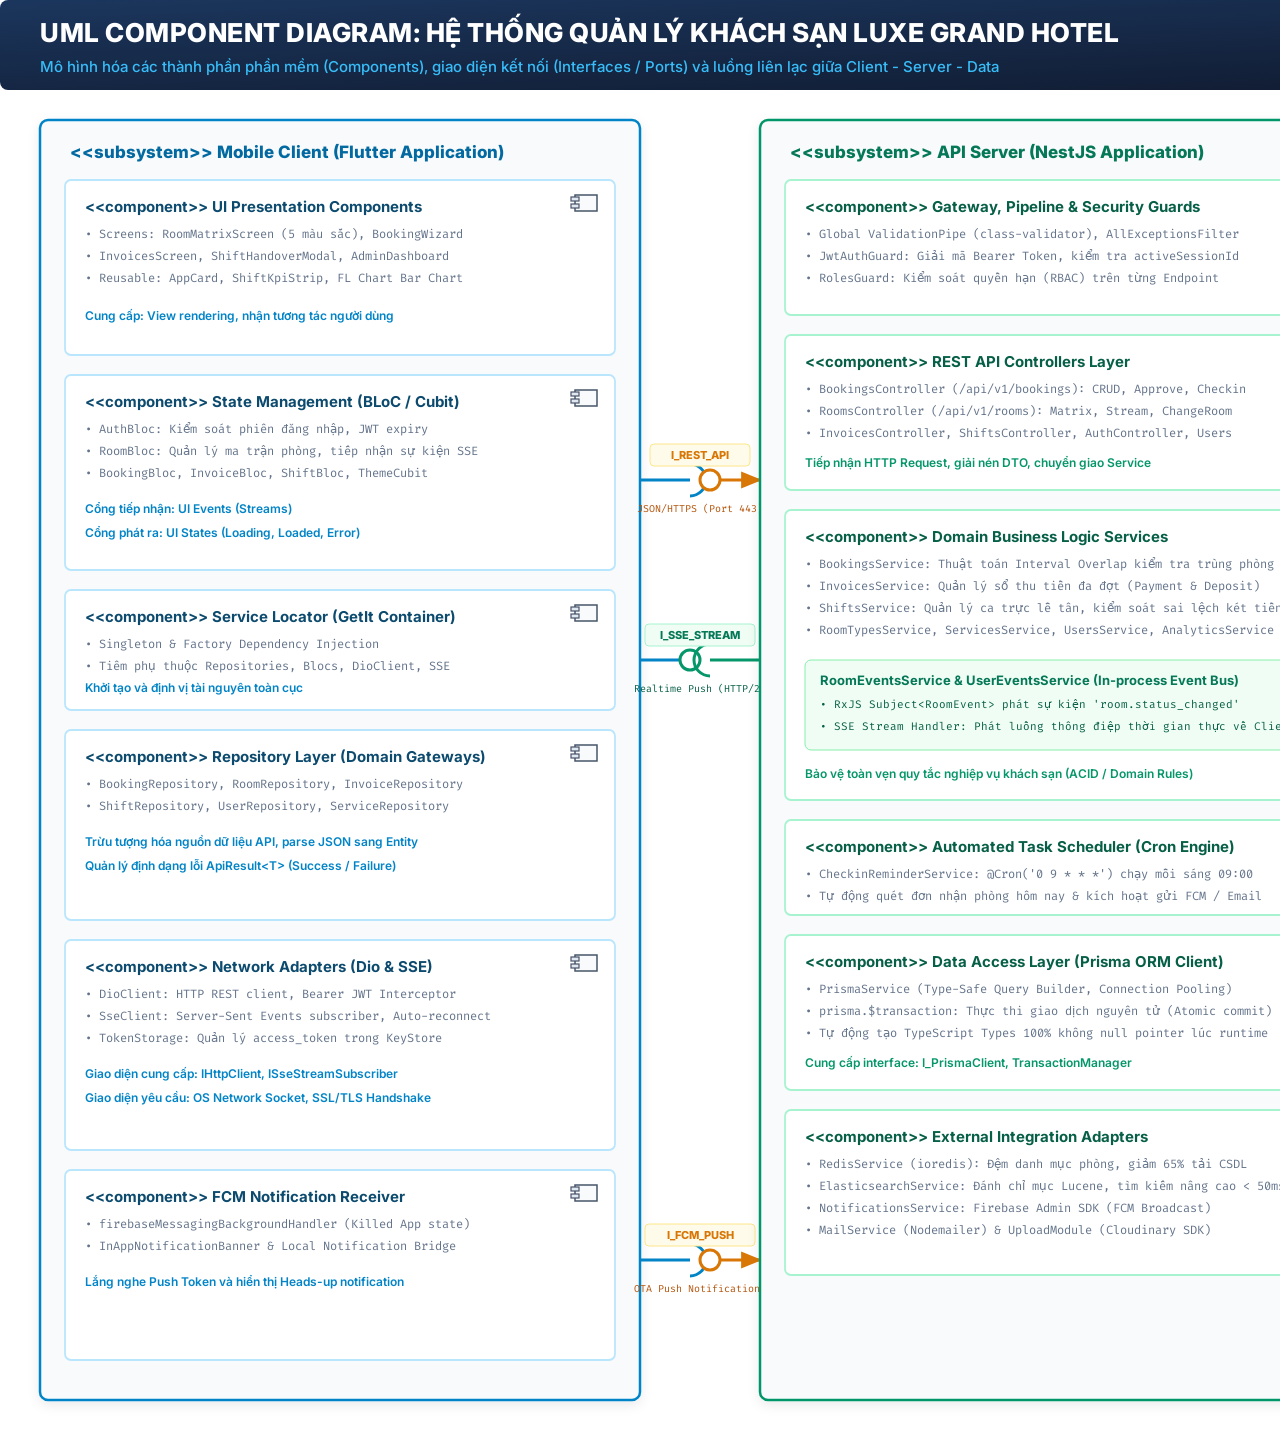
<file: docs/architecture_diagrams/component_diagram.html>
<!DOCTYPE html>
<html lang="vi">
<head>
  <meta charset="UTF-8">
  <title>Component Diagram - Luxe Grand Hotel</title>
  <style>
    @import url('https://fonts.googleapis.com/css2?family=Inter:wght@400;500;600;700;800&family=Fira+Code:wght@500;600;700&display=swap');
    * { box-sizing: border-box; margin: 0; padding: 0; }
    html, body {
      background-color: #FFFFFF;
      margin: 0;
      padding: 0;
      width: 2200px;
      height: 1450px;
      overflow: hidden;
      font-family: 'Inter', -apple-system, BlinkMacSystemFont, "Segoe UI", Roboto, sans-serif;
      -webkit-font-smoothing: antialiased;
    }
    svg {
      display: block;
      width: 2200px;
      height: 1450px;
    }
  </style>
</head>
<body>
  <svg width="2200" height="1450" viewBox="0 0 2200 1450" xmlns="http://www.w3.org/2000/svg">
  
  <defs>
    <linearGradient id="headerGrad" x1="0%" y1="0%" x2="100%" y2="100%">
      <stop offset="0%" stop-color="#1B365D"/>
      <stop offset="100%" stop-color="#0F172A"/>
    </linearGradient>
    <linearGradient id="fePackageGrad" x1="0%" y1="0%" x2="100%" y2="100%">
      <stop offset="0%" stop-color="#FFFFFF"/>
      <stop offset="100%" stop-color="#F0F7FF"/>
    </linearGradient>
    <linearGradient id="bePackageGrad" x1="0%" y1="0%" x2="100%" y2="100%">
      <stop offset="0%" stop-color="#FFFFFF"/>
      <stop offset="100%" stop-color="#F0FDF4"/>
    </linearGradient>
    <linearGradient id="extPackageGrad" x1="0%" y1="0%" x2="100%" y2="100%">
      <stop offset="0%" stop-color="#FFFFFF"/>
      <stop offset="100%" stop-color="#FFFBEB"/>
    </linearGradient>

    <!-- 3D Node Gradients -->
    <linearGradient id="nodeTopGrad" x1="0%" y1="0%" x2="100%" y2="100%">
      <stop offset="0%" stop-color="#F1F5F9"/>
      <stop offset="100%" stop-color="#E2E8F0"/>
    </linearGradient>
    <linearGradient id="nodeSideGrad" x1="0%" y1="0%" x2="100%" y2="100%">
      <stop offset="0%" stop-color="#CBD5E1"/>
      <stop offset="100%" stop-color="#94A3B8"/>
    </linearGradient>

    <!-- Activation Bar Gradient -->
    <linearGradient id="actGrad" x1="0%" y1="0%" x2="100%" y2="100%">
      <stop offset="0%" stop-color="#EFF6FF"/>
      <stop offset="100%" stop-color="#DBEAFE"/>
    </linearGradient>

    <filter id="shadow" x="-5%" y="-5%" width="110%" height="110%">
      <feDropShadow dx="0" dy="4" stdDeviation="6" flood-color="#0F172A" flood-opacity="0.08"/>
    </filter>
    <filter id="cardShadow" x="-5%" y="-5%" width="110%" height="110%">
      <feDropShadow dx="0" dy="2" stdDeviation="3" flood-color="#0F172A" flood-opacity="0.05"/>
    </filter>

    <!-- Component Icon Definition -->
    <g id="compIcon">
      <rect x="0" y="0" width="22" height="16" fill="#F8FAFC" stroke="#475569" stroke-width="1.5"/>
      <rect x="-4" y="2" width="8" height="4" fill="#E2E8F0" stroke="#475569" stroke-width="1.2"/>
      <rect x="-4" y="9" width="8" height="4" fill="#E2E8F0" stroke="#475569" stroke-width="1.2"/>
    </g>

    <!-- Artifact Corner Icon -->
    <g id="artifactIcon">
      <path d="M 0 0 L 16 0 L 22 6 L 22 26 L 0 26 Z" fill="#F1F5F9" stroke="#475569" stroke-width="1.5"/>
      <path d="M 16 0 L 16 6 L 22 6 Z" fill="#CBD5E1" stroke="#475569" stroke-width="1.2"/>
    </g>

    <marker id="depArrow" viewBox="0 0 10 10" refX="9" refY="5" markerWidth="7" markerHeight="7" orient="auto-start-reverse">
      <path d="M 0 1 L 10 5 L 0 9 z" fill="#D97706"/>
    </marker>
    <marker id="depArrowBlue" viewBox="0 0 10 10" refX="9" refY="5" markerWidth="7" markerHeight="7" orient="auto-start-reverse">
      <path d="M 0 1 L 10 5 L 0 9 z" fill="#2563EB"/>
    </marker>
    <marker id="depArrowEmerald" viewBox="0 0 10 10" refX="9" refY="5" markerWidth="7" markerHeight="7" orient="auto-start-reverse">
      <path d="M 0 1 L 10 5 L 0 9 z" fill="#059669"/>
    </marker>
    <marker id="assocArrow" viewBox="0 0 10 10" refX="9" refY="5" markerWidth="7" markerHeight="7" orient="auto-start-reverse">
      <path d="M 0 1 L 10 5 L 0 9 z" fill="#1E293B"/>
    </marker>
    <marker id="compDiamond" viewBox="0 0 16 10" refX="0" refY="5" markerWidth="14" markerHeight="9" orient="auto">
      <polygon points="0,5 7,0 14,5 7,10" fill="#1E293B"/>
    </marker>
    <marker id="syncArrow" viewBox="0 0 10 10" refX="9" refY="5" markerWidth="7" markerHeight="7" orient="auto">
      <polygon points="0,1 10,5 0,9" fill="#1E293B"/>
    </marker>
    <marker id="asyncArrow" viewBox="0 0 10 10" refX="9" refY="5" markerWidth="7" markerHeight="7" orient="auto">
      <polyline points="0,1 10,5 0,9" fill="none" stroke="#D97706" stroke-width="2"/>
    </marker>
    <marker id="replyArrow" viewBox="0 0 10 10" refX="9" refY="5" markerWidth="7" markerHeight="7" orient="auto">
      <polyline points="0,1 10,5 0,9" fill="none" stroke="#64748B" stroke-width="1.8"/>
    </marker>
  </defs>


  <!-- Header Banner -->
  <rect x="0" y="0" width="2200" height="90" rx="8" fill="url(#headerGrad)"/>
  <text x="40" y="42" font-family="'Inter', sans-serif" font-size="26" font-weight="800" fill="#FFFFFF" letter-spacing="0.5">
    UML COMPONENT DIAGRAM: HỆ THỐNG QUẢN LÝ KHÁCH SẠN LUXE GRAND HOTEL
  </text>
  <text x="40" y="72" font-family="'Inter', sans-serif" font-size="15" font-weight="500" fill="#38BDF8">
    Mô hình hóa các thành phần phần mềm (Components), giao diện kết nối (Interfaces / Ports) và luồng liên lạc giữa Client - Server - Data
  </text>

  <!-- ==================== CLIENT SUBSYSTEM ==================== -->
  <g transform="translate(40, 120)">
    <rect x="0" y="0" width="600" height="1280" rx="8" fill="#F8FAFC" stroke="#0284C7" stroke-width="2.5" filter="url(#shadow)"/>
    <text x="30" y="38" font-family="'Inter', sans-serif" font-size="17" font-weight="800" fill="#0369A1">
      &lt;&lt;subsystem&gt;&gt; Mobile Client (Flutter Application)
    </text>

    <!-- Component 1: UI View -->
    <g transform="translate(25, 60)">
      <rect x="0" y="0" width="550" height="175" rx="6" fill="#FFFFFF" stroke="#BAE6FD" stroke-width="1.8"/>
      <use href="#compIcon" x="510" y="15"/>
      <text x="20" y="32" font-size="15" font-weight="700" fill="#0C4A6E">&lt;&lt;component&gt;&gt; UI Presentation Components</text>
      <text x="20" y="58" font-size="12" fill="#64748B" font-family="'Fira Code', monospace">• Screens: RoomMatrixScreen (5 màu sắc), BookingWizard</text>
      <text x="20" y="80" font-size="12" fill="#64748B" font-family="'Fira Code', monospace">• InvoicesScreen, ShiftHandoverModal, AdminDashboard</text>
      <text x="20" y="102" font-size="12" fill="#64748B" font-family="'Fira Code', monospace">• Reusable: AppCard, ShiftKpiStrip, FL Chart Bar Chart</text>
      <text x="20" y="140" font-size="12" font-weight="600" fill="#0284C7">Cung cấp: View rendering, nhận tương tác người dùng</text>
    </g>

    <!-- Component 2: BLoC State Management -->
    <g transform="translate(25, 255)">
      <rect x="0" y="0" width="550" height="195" rx="6" fill="#FFFFFF" stroke="#BAE6FD" stroke-width="1.8"/>
      <use href="#compIcon" x="510" y="15"/>
      <text x="20" y="32" font-size="15" font-weight="700" fill="#0C4A6E">&lt;&lt;component&gt;&gt; State Management (BLoC / Cubit)</text>
      <text x="20" y="58" font-size="12" fill="#64748B" font-family="'Fira Code', monospace">• AuthBloc: Kiểm soát phiên đăng nhập, JWT expiry</text>
      <text x="20" y="80" font-size="12" fill="#64748B" font-family="'Fira Code', monospace">• RoomBloc: Quản lý ma trận phòng, tiếp nhận sự kiện SSE</text>
      <text x="20" y="102" font-size="12" fill="#64748B" font-family="'Fira Code', monospace">• BookingBloc, InvoiceBloc, ShiftBloc, ThemeCubit</text>
      <text x="20" y="138" font-size="12" font-weight="600" fill="#0284C7">Cổng tiếp nhận: UI Events (Streams)</text>
      <text x="20" y="162" font-size="12" font-weight="600" fill="#0284C7">Cổng phát ra: UI States (Loading, Loaded, Error)</text>
    </g>

    <!-- Component 3: Service Locator (GetIt) -->
    <g transform="translate(25, 470)">
      <rect x="0" y="0" width="550" height="120" rx="6" fill="#FFFFFF" stroke="#BAE6FD" stroke-width="1.8"/>
      <use href="#compIcon" x="510" y="15"/>
      <text x="20" y="32" font-size="15" font-weight="700" fill="#0C4A6E">&lt;&lt;component&gt;&gt; Service Locator (GetIt Container)</text>
      <text x="20" y="58" font-size="12" fill="#64748B" font-family="'Fira Code', monospace">• Singleton &amp; Factory Dependency Injection</text>
      <text x="20" y="80" font-size="12" fill="#64748B" font-family="'Fira Code', monospace">• Tiêm phụ thuộc Repositories, Blocs, DioClient, SSE</text>
      <text x="20" y="102" font-size="12" font-weight="600" fill="#0284C7">Khởi tạo và định vị tài nguyên toàn cục</text>
    </g>

    <!-- Component 4: Repository Layer -->
    <g transform="translate(25, 610)">
      <rect x="0" y="0" width="550" height="190" rx="6" fill="#FFFFFF" stroke="#BAE6FD" stroke-width="1.8"/>
      <use href="#compIcon" x="510" y="15"/>
      <text x="20" y="32" font-size="15" font-weight="700" fill="#0C4A6E">&lt;&lt;component&gt;&gt; Repository Layer (Domain Gateways)</text>
      <text x="20" y="58" font-size="12" fill="#64748B" font-family="'Fira Code', monospace">• BookingRepository, RoomRepository, InvoiceRepository</text>
      <text x="20" y="80" font-size="12" fill="#64748B" font-family="'Fira Code', monospace">• ShiftRepository, UserRepository, ServiceRepository</text>
      <text x="20" y="116" font-size="12" font-weight="600" fill="#0284C7">Trừu tượng hóa nguồn dữ liệu API, parse JSON sang Entity</text>
      <text x="20" y="140" font-size="12" font-weight="600" fill="#0284C7">Quản lý định dạng lỗi ApiResult&lt;T&gt; (Success / Failure)</text>
    </g>

    <!-- Component 5: Network Adapters -->
    <g transform="translate(25, 820)">
      <rect x="0" y="0" width="550" height="210" rx="6" fill="#FFFFFF" stroke="#BAE6FD" stroke-width="1.8"/>
      <use href="#compIcon" x="510" y="15"/>
      <text x="20" y="32" font-size="15" font-weight="700" fill="#0C4A6E">&lt;&lt;component&gt;&gt; Network Adapters (Dio &amp; SSE)</text>
      <text x="20" y="58" font-size="12" fill="#64748B" font-family="'Fira Code', monospace">• DioClient: HTTP REST client, Bearer JWT Interceptor</text>
      <text x="20" y="80" font-size="12" fill="#64748B" font-family="'Fira Code', monospace">• SseClient: Server-Sent Events subscriber, Auto-reconnect</text>
      <text x="20" y="102" font-size="12" fill="#64748B" font-family="'Fira Code', monospace">• TokenStorage: Quản lý access_token trong KeyStore</text>
      <text x="20" y="138" font-size="12" font-weight="600" fill="#0284C7">Giao diện cung cấp: IHttpClient, ISseStreamSubscriber</text>
      <text x="20" y="162" font-size="12" font-weight="600" fill="#0284C7">Giao diện yêu cầu: OS Network Socket, SSL/TLS Handshake</text>
    </g>

    <!-- Component 6: Push Listener -->
    <g transform="translate(25, 1050)">
      <rect x="0" y="0" width="550" height="190" rx="6" fill="#FFFFFF" stroke="#BAE6FD" stroke-width="1.8"/>
      <use href="#compIcon" x="510" y="15"/>
      <text x="20" y="32" font-size="15" font-weight="700" fill="#0C4A6E">&lt;&lt;component&gt;&gt; FCM Notification Receiver</text>
      <text x="20" y="58" font-size="12" fill="#64748B" font-family="'Fira Code', monospace">• firebaseMessagingBackgroundHandler (Killed App state)</text>
      <text x="20" y="80" font-size="12" fill="#64748B" font-family="'Fira Code', monospace">• InAppNotificationBanner &amp; Local Notification Bridge</text>
      <text x="20" y="116" font-size="12" font-weight="600" fill="#0284C7">Lắng nghe Push Token và hiển thị Heads-up notification</text>
    </g>
  </g>

  <!-- ==================== MIDDLE NETWORK CHANNELS (LOLLIPOP & SOCKET) ==================== -->
  <g transform="translate(640, 120)">
    <!-- REST API Channel -->
    <g transform="translate(0, 360)">
      <path d="M 0 0 L 50 0" stroke="#0284C7" stroke-width="3"/>
      <path d="M 50 -16 A 16 16 0 0 1 50 16" fill="none" stroke="#0284C7" stroke-width="3"/>
      <circle cx="70" cy="0" r="10" fill="#FFFFFF" stroke="#D97706" stroke-width="3"/>
      <path d="M 80 0 L 120 0" stroke="#D97706" stroke-width="3" marker-end="url(#depArrow)"/>
      <rect x="10" y="-36" width="100" height="22" rx="4" fill="#FFFBEB" stroke="#FDE68A"/>
      <text x="60" y="-21" font-size="11" font-weight="800" fill="#D97706" text-anchor="middle">I_REST_API</text>
      <text x="60" y="32" font-size="10" fill="#B45309" text-anchor="middle" font-family="'Fira Code', monospace">JSON/HTTPS (Port 443)</text>
    </g>

    <!-- SSE Stream Channel -->
    <g transform="translate(0, 540)">
      <path d="M 0 0 L 50 0" stroke="#0284C7" stroke-width="3"/>
      <circle cx="50" cy="0" r="10" fill="#FFFFFF" stroke="#059669" stroke-width="3"/>
      <path d="M 70 -16 A 16 16 0 0 0 70 16" fill="none" stroke="#059669" stroke-width="3"/>
      <path d="M 70 0 L 120 0" stroke="#059669" stroke-width="3"/>
      <rect x="5" y="-36" width="110" height="22" rx="4" fill="#F0FDF4" stroke="#A7F3D0"/>
      <text x="60" y="-21" font-size="11" font-weight="800" fill="#047857" text-anchor="middle">I_SSE_STREAM</text>
      <text x="60" y="32" font-size="10" fill="#065F46" text-anchor="middle" font-family="'Fira Code', monospace">Realtime Push (HTTP/2)</text>
    </g>

    <!-- FCM Push Channel -->
    <g transform="translate(0, 1140)">
      <path d="M 0 0 L 50 0" stroke="#0284C7" stroke-width="3"/>
      <path d="M 50 -16 A 16 16 0 0 1 50 16" fill="none" stroke="#0284C7" stroke-width="3"/>
      <circle cx="70" cy="0" r="10" fill="#FFFFFF" stroke="#D97706" stroke-width="3"/>
      <path d="M 80 0 L 120 0" stroke="#D97706" stroke-width="3" marker-end="url(#depArrow)"/>
      <rect x="5" y="-36" width="110" height="22" rx="4" fill="#FFFBEB" stroke="#FDE68A"/>
      <text x="60" y="-21" font-size="11" font-weight="800" fill="#D97706" text-anchor="middle">I_FCM_PUSH</text>
      <text x="60" y="32" font-size="10" fill="#B45309" text-anchor="middle" font-family="'Fira Code', monospace">OTA Push Notifications</text>
    </g>
  </g>

  <!-- ==================== BACKEND SUBSYSTEM ==================== -->
  <g transform="translate(760, 120)">
    <rect x="0" y="0" width="720" height="1280" rx="8" fill="#F8FAFC" stroke="#059669" stroke-width="2.5" filter="url(#shadow)"/>
    <text x="30" y="38" font-family="'Inter', sans-serif" font-size="17" font-weight="800" fill="#047857">
      &lt;&lt;subsystem&gt;&gt; API Server (NestJS Application)
    </text>

    <!-- Component: API Gateway & Guards -->
    <g transform="translate(25, 60)">
      <rect x="0" y="0" width="670" height="135" rx="6" fill="#FFFFFF" stroke="#A7F3D0" stroke-width="1.8"/>
      <use href="#compIcon" x="630" y="15"/>
      <text x="20" y="32" font-size="15" font-weight="700" fill="#065F46">&lt;&lt;component&gt;&gt; Gateway, Pipeline &amp; Security Guards</text>
      <text x="20" y="58" font-size="12" fill="#64748B" font-family="'Fira Code', monospace">• Global ValidationPipe (class-validator), AllExceptionsFilter</text>
      <text x="20" y="80" font-size="12" fill="#64748B" font-family="'Fira Code', monospace">• JwtAuthGuard: Giải mã Bearer Token, kiểm tra activeSessionId</text>
      <text x="20" y="102" font-size="12" fill="#64748B" font-family="'Fira Code', monospace">• RolesGuard: Kiểm soát quyền hạn (RBAC) trên từng Endpoint</text>
    </g>

    <!-- Component: Controllers -->
    <g transform="translate(25, 215)">
      <rect x="0" y="0" width="670" height="155" rx="6" fill="#FFFFFF" stroke="#A7F3D0" stroke-width="1.8"/>
      <use href="#compIcon" x="630" y="15"/>
      <text x="20" y="32" font-size="15" font-weight="700" fill="#065F46">&lt;&lt;component&gt;&gt; REST API Controllers Layer</text>
      <text x="20" y="58" font-size="12" fill="#64748B" font-family="'Fira Code', monospace">• BookingsController (/api/v1/bookings): CRUD, Approve, Checkin</text>
      <text x="20" y="80" font-size="12" fill="#64748B" font-family="'Fira Code', monospace">• RoomsController (/api/v1/rooms): Matrix, Stream, ChangeRoom</text>
      <text x="20" y="102" font-size="12" fill="#64748B" font-family="'Fira Code', monospace">• InvoicesController, ShiftsController, AuthController, Users</text>
      <text x="20" y="132" font-size="12" font-weight="600" fill="#059669">Tiếp nhận HTTP Request, giải nén DTO, chuyển giao Service</text>
    </g>

    <!-- Component: Domain Services -->
    <g transform="translate(25, 390)">
      <rect x="0" y="0" width="670" height="290" rx="6" fill="#FFFFFF" stroke="#A7F3D0" stroke-width="1.8"/>
      <use href="#compIcon" x="630" y="15"/>
      <text x="20" y="32" font-size="15" font-weight="700" fill="#065F46">&lt;&lt;component&gt;&gt; Domain Business Logic Services</text>
      <text x="20" y="58" font-size="12" fill="#64748B" font-family="'Fira Code', monospace">• BookingsService: Thuật toán Interval Overlap kiểm tra trùng phòng</text>
      <text x="20" y="80" font-size="12" fill="#64748B" font-family="'Fira Code', monospace">• InvoicesService: Quản lý sổ thu tiền đa đợt (Payment &amp; Deposit)</text>
      <text x="20" y="102" font-size="12" fill="#64748B" font-family="'Fira Code', monospace">• ShiftsService: Quản lý ca trực lễ tân, kiểm soát sai lệch két tiền</text>
      <text x="20" y="124" font-size="12" fill="#64748B" font-family="'Fira Code', monospace">• RoomTypesService, ServicesService, UsersService, AnalyticsService</text>
      
      <!-- Sub-box: Event Bus -->
      <rect x="20" y="150" width="630" height="90" rx="6" fill="#F0FDF4" stroke="#86EFAC"/>
      <text x="35" y="175" font-size="13" font-weight="700" fill="#047857">RoomEventsService &amp; UserEventsService (In-process Event Bus)</text>
      <text x="35" y="198" font-size="11" fill="#065F46" font-family="'Fira Code', monospace">• RxJS Subject&lt;RoomEvent&gt; phát sự kiện 'room.status_changed'</text>
      <text x="35" y="220" font-size="11" fill="#065F46" font-family="'Fira Code', monospace">• SSE Stream Handler: Phát luồng thông điệp thời gian thực về Client</text>
      
      <text x="20" y="268" font-size="12" font-weight="600" fill="#059669">Bảo vệ toàn vẹn quy tắc nghiệp vụ khách sạn (ACID / Domain Rules)</text>
    </g>

    <!-- Component: Cron Scheduler -->
    <g transform="translate(25, 700)">
      <rect x="0" y="0" width="670" height="95" rx="6" fill="#FFFFFF" stroke="#A7F3D0" stroke-width="1.8"/>
      <use href="#compIcon" x="630" y="15"/>
      <text x="20" y="32" font-size="15" font-weight="700" fill="#065F46">&lt;&lt;component&gt;&gt; Automated Task Scheduler (Cron Engine)</text>
      <text x="20" y="58" font-size="12" fill="#64748B" font-family="'Fira Code', monospace">• CheckinReminderService: @Cron('0 9 * * *') chạy mỗi sáng 09:00</text>
      <text x="20" y="80" font-size="12" fill="#64748B" font-family="'Fira Code', monospace">• Tự động quét đơn nhận phòng hôm nay &amp; kích hoạt gửi FCM / Email</text>
    </g>

    <!-- Component: Prisma ORM -->
    <g transform="translate(25, 815)">
      <rect x="0" y="0" width="670" height="155" rx="6" fill="#FFFFFF" stroke="#A7F3D0" stroke-width="1.8"/>
      <use href="#compIcon" x="630" y="15"/>
      <text x="20" y="32" font-size="15" font-weight="700" fill="#065F46">&lt;&lt;component&gt;&gt; Data Access Layer (Prisma ORM Client)</text>
      <text x="20" y="58" font-size="12" fill="#64748B" font-family="'Fira Code', monospace">• PrismaService (Type-Safe Query Builder, Connection Pooling)</text>
      <text x="20" y="80" font-size="12" fill="#64748B" font-family="'Fira Code', monospace">• prisma.$transaction: Thực thi giao dịch nguyên tử (Atomic commit)</text>
      <text x="20" y="102" font-size="12" fill="#64748B" font-family="'Fira Code', monospace">• Tự động tạo TypeScript Types 100% không null pointer lúc runtime</text>
      <text x="20" y="132" font-size="12" font-weight="600" fill="#059669">Cung cấp interface: I_PrismaClient, TransactionManager</text>
    </g>

    <!-- Component: Infra Adapters -->
    <g transform="translate(25, 990)">
      <rect x="0" y="0" width="670" height="165" rx="6" fill="#FFFFFF" stroke="#A7F3D0" stroke-width="1.8"/>
      <use href="#compIcon" x="630" y="15"/>
      <text x="20" y="32" font-size="15" font-weight="700" fill="#065F46">&lt;&lt;component&gt;&gt; External Integration Adapters</text>
      <text x="20" y="58" font-size="12" fill="#64748B" font-family="'Fira Code', monospace">• RedisService (ioredis): Đệm danh mục phòng, giảm 65% tải CSDL</text>
      <text x="20" y="80" font-size="12" fill="#64748B" font-family="'Fira Code', monospace">• ElasticsearchService: Đánh chỉ mục Lucene, tìm kiếm nâng cao &lt; 50ms</text>
      <text x="20" y="102" font-size="12" fill="#64748B" font-family="'Fira Code', monospace">• NotificationsService: Firebase Admin SDK (FCM Broadcast)</text>
      <text x="20" y="124" font-size="12" fill="#64748B" font-family="'Fira Code', monospace">• MailService (Nodemailer) &amp; UploadModule (Cloudinary SDK)</text>
    </g>
  </g>

  <!-- ==================== MIDDLE-RIGHT PROTOCOL BUS (BE -> DATA) ==================== -->
  <g transform="translate(1480, 120)">
    <!-- Bus line 1: PostgreSQL Port 5432 -->
    <path d="M 0 890 L 120 170" fill="none" stroke="#059669" stroke-width="2.5" marker-end="url(#depArrowEmerald)"/>
    <rect x="15" y="510" width="90" height="22" rx="4" fill="#F0FDF4" stroke="#86EFAC"/>
    <text x="60" y="525" font-size="10" font-weight="700" fill="#047857" text-anchor="middle">Port 5432 / TCP</text>

    <!-- Bus line 2: Redis Port 6379 -->
    <path d="M 0 1020 L 120 390" fill="none" stroke="#059669" stroke-width="2.5" marker-end="url(#depArrowEmerald)"/>
    <rect x="15" y="685" width="90" height="22" rx="4" fill="#F0FDF4" stroke="#86EFAC"/>
    <text x="60" y="700" font-size="10" font-weight="700" fill="#047857" text-anchor="middle">Port 6379 / TCP</text>

    <!-- Bus line 3: Elasticsearch Port 9200 -->
    <path d="M 0 1050 L 120 590" fill="none" stroke="#059669" stroke-width="2.5" marker-end="url(#depArrowEmerald)"/>
    <rect x="15" y="800" width="90" height="22" rx="4" fill="#F0FDF4" stroke="#86EFAC"/>
    <text x="60" y="815" font-size="10" font-weight="700" fill="#047857" text-anchor="middle">Port 9200 / HTTP</text>

    <!-- Bus line 4: FCM Push -->
    <path d="M 0 1080 L 120 780" fill="none" stroke="#059669" stroke-width="2.5" marker-end="url(#depArrowEmerald)"/>
    <rect x="15" y="915" width="90" height="22" rx="4" fill="#F0FDF4" stroke="#86EFAC"/>
    <text x="60" y="930" font-size="10" font-weight="700" fill="#047857" text-anchor="middle">FCM Admin SDK</text>

    <!-- Bus line 5: Cloudinary & SMTP -->
    <path d="M 0 1110 L 120 970" fill="none" stroke="#059669" stroke-width="2.5" marker-end="url(#depArrowEmerald)"/>
    <rect x="15" y="1030" width="90" height="22" rx="4" fill="#F0FDF4" stroke="#86EFAC"/>
    <text x="60" y="1045" font-size="10" font-weight="700" fill="#047857" text-anchor="middle">Port 587 &amp; HTTPS</text>
  </g>

  <!-- ==================== PERSISTENCE & DATA SUBSYSTEM ==================== -->
  <g transform="translate(1600, 120)">
    <rect x="0" y="0" width="560" height="1280" rx="8" fill="#F8FAFC" stroke="#D97706" stroke-width="2.5" filter="url(#shadow)"/>
    <text x="30" y="38" font-family="'Inter', sans-serif" font-size="17" font-weight="800" fill="#B45309">
      &lt;&lt;subsystem&gt;&gt; Persistence &amp; Cloud Platform
    </text>

    <!-- PostgreSQL -->
    <g transform="translate(25, 60)">
      <rect x="0" y="0" width="510" height="205" rx="6" fill="#FFFFFF" stroke="#FDE68A" stroke-width="1.8"/>
      <use href="#compIcon" x="470" y="15"/>
      <text x="20" y="32" font-size="15" font-weight="700" fill="#92400E">&lt;&lt;component&gt;&gt; PostgreSQL 16 DB Server</text>
      <text x="20" y="58" font-size="12" fill="#64748B" font-family="'Fira Code', monospace">• Relational Storage with ACID Compliance</text>
      <text x="20" y="80" font-size="12" fill="#64748B" font-family="'Fira Code', monospace">• B-Tree Indexes &amp; Multi-statement Locking</text>
      <text x="20" y="102" font-size="12" fill="#64748B" font-family="'Fira Code', monospace">• Tables: users, rooms, room_types, bookings,</text>
      <text x="20" y="124" font-size="12" fill="#64748B" font-family="'Fira Code', monospace">  invoices, payments, work_shifts, services...</text>
      <text x="20" y="162" font-size="12" font-weight="600" fill="#D97706">Port kết nối: 5432 / TCP (Prisma Pool)</text>
    </g>

    <!-- Redis Cache -->
    <g transform="translate(25, 285)">
      <rect x="0" y="0" width="510" height="180" rx="6" fill="#FFFFFF" stroke="#FDE68A" stroke-width="1.8"/>
      <use href="#compIcon" x="470" y="15"/>
      <text x="20" y="32" font-size="15" font-weight="700" fill="#92400E">&lt;&lt;component&gt;&gt; Redis 7 In-Memory Engine</text>
      <text x="20" y="58" font-size="12" fill="#64748B" font-family="'Fira Code', monospace">• High-throughput In-Memory Caching (LRU)</text>
      <text x="20" y="80" font-size="12" fill="#64748B" font-family="'Fira Code', monospace">• Cache danh mục phòng trống &amp; Minibar</text>
      <text x="20" y="102" font-size="12" fill="#64748B" font-family="'Fira Code', monospace">• Tự động đồng bộ / xóa cache khi cập nhật</text>
      <text x="20" y="140" font-size="12" font-weight="600" fill="#D97706">Port kết nối: 6379 / TCP (ioredis)</text>
    </g>

    <!-- Elasticsearch -->
    <g transform="translate(25, 485)">
      <rect x="0" y="0" width="510" height="180" rx="6" fill="#FFFFFF" stroke="#FDE68A" stroke-width="1.8"/>
      <use href="#compIcon" x="470" y="15"/>
      <text x="20" y="32" font-size="15" font-weight="700" fill="#92400E">&lt;&lt;component&gt;&gt; Elasticsearch 8 Cluster</text>
      <text x="20" y="58" font-size="12" fill="#64748B" font-family="'Fira Code', monospace">• Lucene Distributed Full-text Search Engine</text>
      <text x="20" y="80" font-size="12" fill="#64748B" font-family="'Fira Code', monospace">• Index: 'hotel_rooms', 'hotel_services'</text>
      <text x="20" y="102" font-size="12" fill="#64748B" font-family="'Fira Code', monospace">• Fuzzy search, lọc tiện nghi (WiFi, Bể bơi...)</text>
      <text x="20" y="140" font-size="12" font-weight="600" fill="#D97706">Port kết nối: 9200 / HTTP REST API</text>
    </g>

    <!-- Firebase FCM -->
    <g transform="translate(25, 685)">
      <rect x="0" y="0" width="510" height="165" rx="6" fill="#FFFFFF" stroke="#FDE68A" stroke-width="1.8"/>
      <use href="#compIcon" x="470" y="15"/>
      <text x="20" y="32" font-size="15" font-weight="700" fill="#92400E">&lt;&lt;component&gt;&gt; Firebase Cloud Messaging</text>
      <text x="20" y="58" font-size="12" fill="#64748B" font-family="'Fira Code', monospace">• Google Cloud Push Notification Gateway</text>
      <text x="20" y="80" font-size="12" fill="#64748B" font-family="'Fira Code', monospace">• Quản lý FCM Registration Tokens người dùng</text>
      <text x="20" y="102" font-size="12" fill="#64748B" font-family="'Fira Code', monospace">• Chuyển phát tin ngầm (Data-only) &amp; Display Alerts</text>
    </g>

    <!-- Cloudinary & SMTP -->
    <g transform="translate(25, 870)">
      <rect x="0" y="0" width="510" height="165" rx="6" fill="#FFFFFF" stroke="#FDE68A" stroke-width="1.8"/>
      <use href="#compIcon" x="470" y="15"/>
      <text x="20" y="32" font-size="15" font-weight="700" fill="#92400E">&lt;&lt;component&gt;&gt; Cloudinary &amp; SMTP Mailer</text>
      <text x="20" y="58" font-size="12" fill="#64748B" font-family="'Fira Code', monospace">• Cloudinary CDN: Lưu trữ tối ưu ảnh phòng HD</text>
      <text x="20" y="80" font-size="12" fill="#64748B" font-family="'Fira Code', monospace">• SMTP Server: Gửi thư xác thực OTP, thư chào đón</text>
      <text x="20" y="102" font-size="12" fill="#64748B" font-family="'Fira Code', monospace">• Giao thức: HTTPS Multi-part upload &amp; SMTP TLS</text>
    </g>
  </g>
</svg>
</body>
</html>
</file>
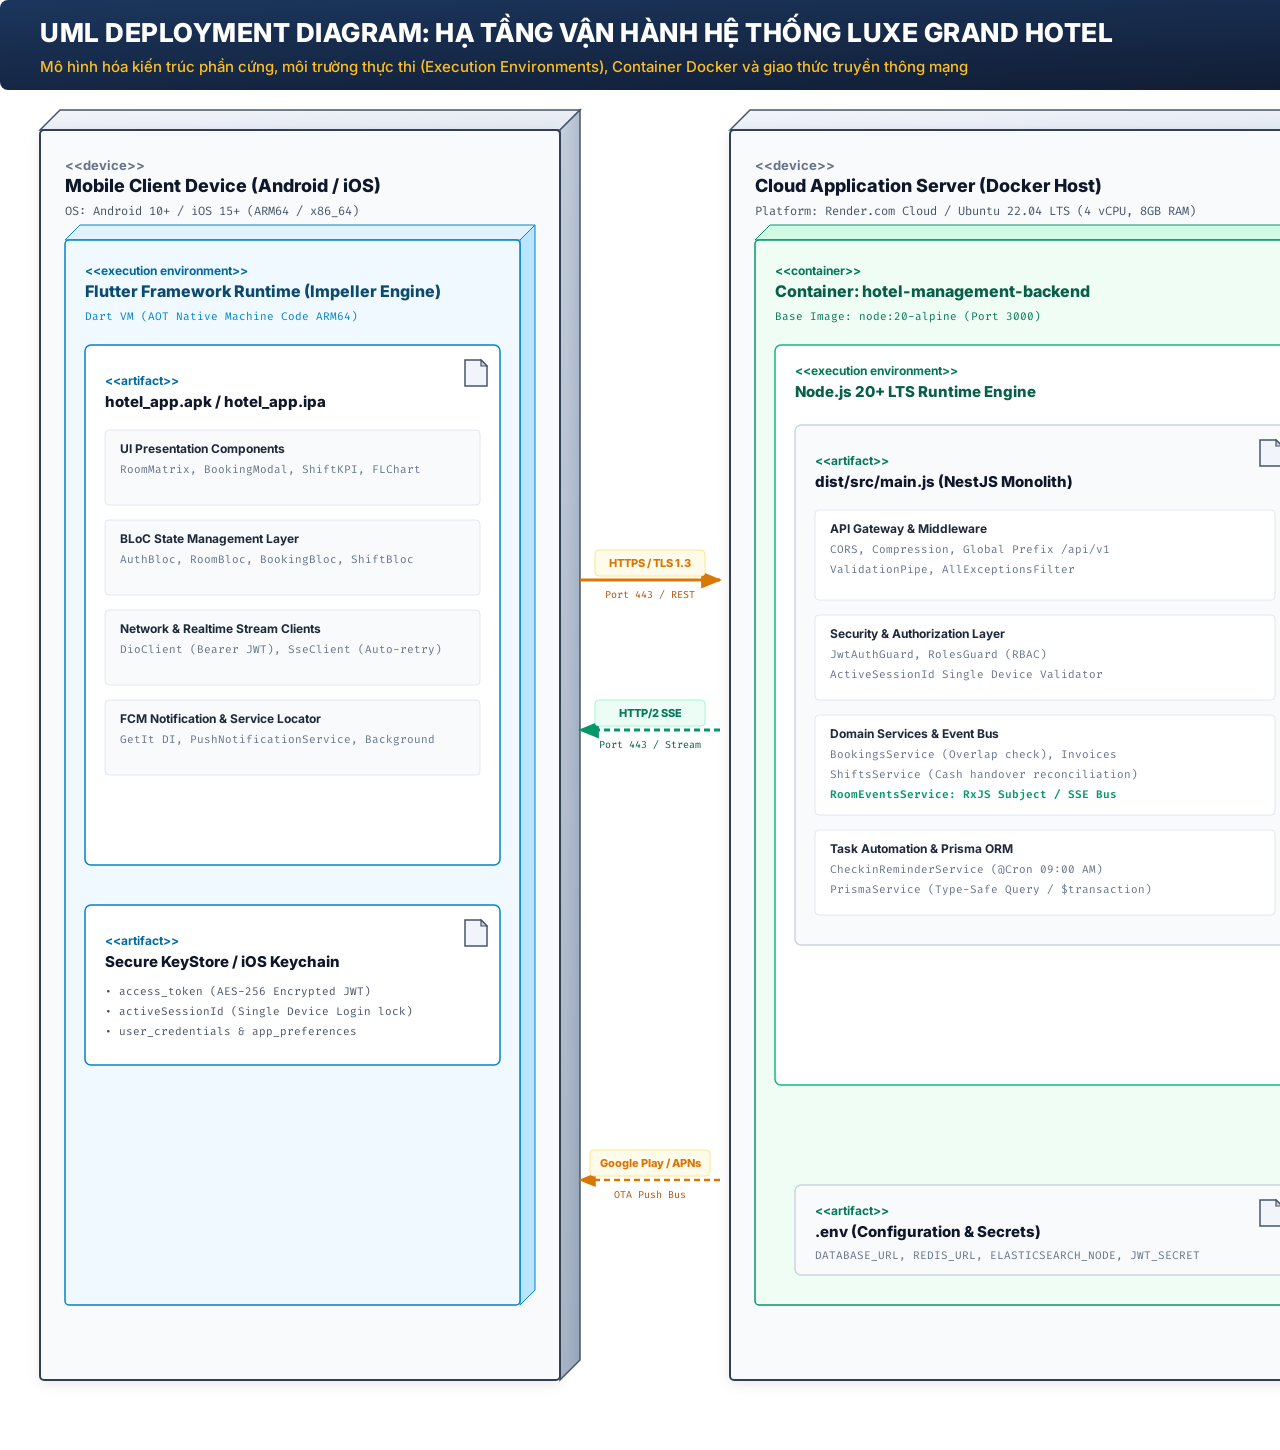
<file: docs/architecture_diagrams/deployment_diagram.html>
<!DOCTYPE html>
<html lang="vi">
<head>
  <meta charset="UTF-8">
  <title>Deployment Diagram - Luxe Grand Hotel</title>
  <style>
    @import url('https://fonts.googleapis.com/css2?family=Inter:wght@400;500;600;700;800&family=Fira+Code:wght@500;600;700&display=swap');
    * { box-sizing: border-box; margin: 0; padding: 0; }
    html, body {
      background-color: #FFFFFF;
      margin: 0;
      padding: 0;
      width: 2200px;
      height: 1450px;
      overflow: hidden;
      font-family: 'Inter', -apple-system, BlinkMacSystemFont, "Segoe UI", Roboto, sans-serif;
      -webkit-font-smoothing: antialiased;
    }
    svg {
      display: block;
      width: 2200px;
      height: 1450px;
    }
  </style>
</head>
<body>
  <svg width="2200" height="1450" viewBox="0 0 2200 1450" xmlns="http://www.w3.org/2000/svg">
  
  <defs>
    <linearGradient id="headerGrad" x1="0%" y1="0%" x2="100%" y2="100%">
      <stop offset="0%" stop-color="#1B365D"/>
      <stop offset="100%" stop-color="#0F172A"/>
    </linearGradient>
    <linearGradient id="fePackageGrad" x1="0%" y1="0%" x2="100%" y2="100%">
      <stop offset="0%" stop-color="#FFFFFF"/>
      <stop offset="100%" stop-color="#F0F7FF"/>
    </linearGradient>
    <linearGradient id="bePackageGrad" x1="0%" y1="0%" x2="100%" y2="100%">
      <stop offset="0%" stop-color="#FFFFFF"/>
      <stop offset="100%" stop-color="#F0FDF4"/>
    </linearGradient>
    <linearGradient id="extPackageGrad" x1="0%" y1="0%" x2="100%" y2="100%">
      <stop offset="0%" stop-color="#FFFFFF"/>
      <stop offset="100%" stop-color="#FFFBEB"/>
    </linearGradient>

    <!-- 3D Node Gradients -->
    <linearGradient id="nodeTopGrad" x1="0%" y1="0%" x2="100%" y2="100%">
      <stop offset="0%" stop-color="#F1F5F9"/>
      <stop offset="100%" stop-color="#E2E8F0"/>
    </linearGradient>
    <linearGradient id="nodeSideGrad" x1="0%" y1="0%" x2="100%" y2="100%">
      <stop offset="0%" stop-color="#CBD5E1"/>
      <stop offset="100%" stop-color="#94A3B8"/>
    </linearGradient>

    <!-- Activation Bar Gradient -->
    <linearGradient id="actGrad" x1="0%" y1="0%" x2="100%" y2="100%">
      <stop offset="0%" stop-color="#EFF6FF"/>
      <stop offset="100%" stop-color="#DBEAFE"/>
    </linearGradient>

    <filter id="shadow" x="-5%" y="-5%" width="110%" height="110%">
      <feDropShadow dx="0" dy="4" stdDeviation="6" flood-color="#0F172A" flood-opacity="0.08"/>
    </filter>
    <filter id="cardShadow" x="-5%" y="-5%" width="110%" height="110%">
      <feDropShadow dx="0" dy="2" stdDeviation="3" flood-color="#0F172A" flood-opacity="0.05"/>
    </filter>

    <!-- Component Icon Definition -->
    <g id="compIcon">
      <rect x="0" y="0" width="22" height="16" fill="#F8FAFC" stroke="#475569" stroke-width="1.5"/>
      <rect x="-4" y="2" width="8" height="4" fill="#E2E8F0" stroke="#475569" stroke-width="1.2"/>
      <rect x="-4" y="9" width="8" height="4" fill="#E2E8F0" stroke="#475569" stroke-width="1.2"/>
    </g>

    <!-- Artifact Corner Icon -->
    <g id="artifactIcon">
      <path d="M 0 0 L 16 0 L 22 6 L 22 26 L 0 26 Z" fill="#F1F5F9" stroke="#475569" stroke-width="1.5"/>
      <path d="M 16 0 L 16 6 L 22 6 Z" fill="#CBD5E1" stroke="#475569" stroke-width="1.2"/>
    </g>

    <marker id="depArrow" viewBox="0 0 10 10" refX="9" refY="5" markerWidth="7" markerHeight="7" orient="auto-start-reverse">
      <path d="M 0 1 L 10 5 L 0 9 z" fill="#D97706"/>
    </marker>
    <marker id="depArrowBlue" viewBox="0 0 10 10" refX="9" refY="5" markerWidth="7" markerHeight="7" orient="auto-start-reverse">
      <path d="M 0 1 L 10 5 L 0 9 z" fill="#2563EB"/>
    </marker>
    <marker id="depArrowEmerald" viewBox="0 0 10 10" refX="9" refY="5" markerWidth="7" markerHeight="7" orient="auto-start-reverse">
      <path d="M 0 1 L 10 5 L 0 9 z" fill="#059669"/>
    </marker>
    <marker id="assocArrow" viewBox="0 0 10 10" refX="9" refY="5" markerWidth="7" markerHeight="7" orient="auto-start-reverse">
      <path d="M 0 1 L 10 5 L 0 9 z" fill="#1E293B"/>
    </marker>
    <marker id="compDiamond" viewBox="0 0 16 10" refX="0" refY="5" markerWidth="14" markerHeight="9" orient="auto">
      <polygon points="0,5 7,0 14,5 7,10" fill="#1E293B"/>
    </marker>
    <marker id="syncArrow" viewBox="0 0 10 10" refX="9" refY="5" markerWidth="7" markerHeight="7" orient="auto">
      <polygon points="0,1 10,5 0,9" fill="#1E293B"/>
    </marker>
    <marker id="asyncArrow" viewBox="0 0 10 10" refX="9" refY="5" markerWidth="7" markerHeight="7" orient="auto">
      <polyline points="0,1 10,5 0,9" fill="none" stroke="#D97706" stroke-width="2"/>
    </marker>
    <marker id="replyArrow" viewBox="0 0 10 10" refX="9" refY="5" markerWidth="7" markerHeight="7" orient="auto">
      <polyline points="0,1 10,5 0,9" fill="none" stroke="#64748B" stroke-width="1.8"/>
    </marker>
  </defs>


  <!-- Header Banner -->
  <rect x="0" y="0" width="2200" height="90" rx="8" fill="url(#headerGrad)"/>
  <text x="40" y="42" font-family="'Inter', sans-serif" font-size="26" font-weight="800" fill="#FFFFFF" letter-spacing="0.5">
    UML DEPLOYMENT DIAGRAM: HẠ TẦNG VẬN HÀNH HỆ THỐNG LUXE GRAND HOTEL
  </text>
  <text x="40" y="72" font-family="'Inter', sans-serif" font-size="15" font-weight="500" fill="#FBBF24">
    Mô hình hóa kiến trúc phần cứng, môi trường thực thi (Execution Environments), Container Docker và giao thức truyền thông mạng
  </text>

  <!-- ==================== NODE 1: CLIENT MOBILE DEVICE ==================== -->
  <g transform="translate(40, 130)">
    <!-- 3D Cube: Top & Side -->
    <polygon points="20,-20 540,-20 520,0 0,0" fill="url(#nodeTopGrad)" stroke="#475569" stroke-width="1.5"/>
    <polygon points="520,0 540,-20 540,1230 520,1250" fill="url(#nodeSideGrad)" stroke="#475569" stroke-width="1.5"/>
    <!-- 3D Cube: Front -->
    <rect x="0" y="0" width="520" height="1250" rx="4" fill="#F8FAFC" stroke="#334155" stroke-width="2" filter="url(#shadow)"/>

    <g transform="translate(25, 30)">
      <text x="0" y="10" font-size="13" font-weight="700" fill="#64748B">&lt;&lt;device&gt;&gt;</text>
      <text x="0" y="32" font-size="18" font-weight="800" fill="#0F172A">Mobile Client Device (Android / iOS)</text>
      <text x="0" y="55" font-size="12" fill="#475569" font-family="'Fira Code', monospace">OS: Android 10+ / iOS 15+ (ARM64 / x86_64)</text>

      <!-- Execution Environment: Flutter Runtime -->
      <g transform="translate(0, 80)">
        <polygon points="15,-15 470,-15 455,0 0,0" fill="#E0F2FE" stroke="#0284C7" stroke-width="1"/>
        <polygon points="455,0 470,-15 470,1050 455,1065" fill="#BAE6FD" stroke="#0284C7" stroke-width="1"/>
        <rect x="0" y="0" width="455" height="1065" rx="4" fill="#F0F9FF" stroke="#0284C7" stroke-width="1.5"/>

        <g transform="translate(20, 25)">
          <text x="0" y="10" font-size="12" font-weight="700" fill="#0369A1">&lt;&lt;execution environment&gt;&gt;</text>
          <text x="0" y="32" font-size="16" font-weight="800" fill="#0C4A6E">Flutter Framework Runtime (Impeller Engine)</text>
          <text x="0" y="55" font-size="11" fill="#0284C7" font-family="'Fira Code', monospace">Dart VM (AOT Native Machine Code ARM64)</text>

          <!-- Artifact: Mobile Application -->
          <g transform="translate(0, 80)">
            <rect x="0" y="0" width="415" height="520" rx="6" fill="#FFFFFF" stroke="#0284C7" stroke-width="1.5"/>
            <use href="#artifactIcon" x="380" y="15"/>

            <g transform="translate(20, 30)">
              <text x="0" y="10" font-size="12" font-weight="700" fill="#0369A1">&lt;&lt;artifact&gt;&gt;</text>
              <text x="0" y="32" font-size="15" font-weight="800" fill="#0F172A">hotel_app.apk / hotel_app.ipa</text>
              
              <rect x="0" y="55" width="375" height="75" rx="4" fill="#F8FAFC" stroke="#E2E8F0"/>
              <text x="15" y="78" font-size="12" font-weight="700" fill="#1E293B">UI Presentation Components</text>
              <text x="15" y="98" font-size="11" fill="#64748B" font-family="'Fira Code', monospace">RoomMatrix, BookingModal, ShiftKPI, FLChart</text>

              <rect x="0" y="145" width="375" height="75" rx="4" fill="#F8FAFC" stroke="#E2E8F0"/>
              <text x="15" y="168" font-size="12" font-weight="700" fill="#1E293B">BLoC State Management Layer</text>
              <text x="15" y="188" font-size="11" fill="#64748B" font-family="'Fira Code', monospace">AuthBloc, RoomBloc, BookingBloc, ShiftBloc</text>

              <rect x="0" y="235" width="375" height="75" rx="4" fill="#F8FAFC" stroke="#E2E8F0"/>
              <text x="15" y="258" font-size="12" font-weight="700" fill="#1E293B">Network &amp; Realtime Stream Clients</text>
              <text x="15" y="278" font-size="11" fill="#64748B" font-family="'Fira Code', monospace">DioClient (Bearer JWT), SseClient (Auto-retry)</text>

              <rect x="0" y="325" width="375" height="75" rx="4" fill="#F8FAFC" stroke="#E2E8F0"/>
              <text x="15" y="348" font-size="12" font-weight="700" fill="#1E293B">FCM Notification &amp; Service Locator</text>
              <text x="15" y="368" font-size="11" fill="#64748B" font-family="'Fira Code', monospace">GetIt DI, PushNotificationService, Background</text>
            </g>
          </g>

          <!-- Artifact: Secure KeyStore / Keychain -->
          <g transform="translate(0, 640)">
            <rect x="0" y="0" width="415" height="160" rx="6" fill="#FFFFFF" stroke="#0284C7" stroke-width="1.5"/>
            <use href="#artifactIcon" x="380" y="15"/>

            <g transform="translate(20, 30)">
              <text x="0" y="10" font-size="12" font-weight="700" fill="#0369A1">&lt;&lt;artifact&gt;&gt;</text>
              <text x="0" y="32" font-size="15" font-weight="800" fill="#0F172A">Secure KeyStore / iOS Keychain</text>
              <text x="0" y="60" font-size="11" fill="#475569" font-family="'Fira Code', monospace">• access_token (AES-256 Encrypted JWT)</text>
              <text x="0" y="80" font-size="11" fill="#475569" font-family="'Fira Code', monospace">• activeSessionId (Single Device Login lock)</text>
              <text x="0" y="100" font-size="11" fill="#475569" font-family="'Fira Code', monospace">• user_credentials &amp; app_preferences</text>
            </g>
          </g>
        </g>
      </g>
    </g>
  </g>

  <!-- ==================== NETWORK CONNECTORS (CLIENT <-> CLOUD) ==================== -->
  <g transform="translate(580, 130)">
    <!-- HTTPS Port 443 -->
    <path d="M 0 450 L 140 450" fill="none" stroke="#D97706" stroke-width="3" marker-end="url(#depArrow)"/>
    <rect x="15" y="420" width="110" height="26" rx="4" fill="#FFFBEB" stroke="#FDE68A"/>
    <text x="70" y="437" font-size="11" font-weight="800" fill="#D97706" text-anchor="middle">HTTPS / TLS 1.3</text>
    <text x="70" y="468" font-size="10" fill="#B45309" text-anchor="middle" font-family="'Fira Code', monospace">Port 443 / REST</text>

    <!-- SSE Stream Port 443 -->
    <path d="M 140 600 L 0 600" fill="none" stroke="#059669" stroke-width="3" stroke-dasharray="6,4" marker-end="url(#depArrowEmerald)"/>
    <rect x="15" y="570" width="110" height="26" rx="4" fill="#ECFDF5" stroke="#A7F3D0"/>
    <text x="70" y="587" font-size="11" font-weight="800" fill="#047857" text-anchor="middle">HTTP/2 SSE</text>
    <text x="70" y="618" font-size="10" fill="#065F46" text-anchor="middle" font-family="'Fira Code', monospace">Port 443 / Stream</text>

    <!-- OTA Push Notification -->
    <path d="M 140 1050 L 0 1050" fill="none" stroke="#D97706" stroke-width="2.5" stroke-dasharray="6,4" marker-end="url(#depArrow)"/>
    <rect x="10" y="1020" width="120" height="26" rx="4" fill="#FFFBEB" stroke="#FDE68A"/>
    <text x="70" y="1037" font-size="11" font-weight="800" fill="#D97706" text-anchor="middle">Google Play / APNs</text>
    <text x="70" y="1068" font-size="10" fill="#B45309" text-anchor="middle" font-family="'Fira Code', monospace">OTA Push Bus</text>
  </g>

  <!-- ==================== NODE 2: CLOUD APPLICATION SERVER ==================== -->
  <g transform="translate(730, 130)">
    <polygon points="20,-20 670,-20 650,0 0,0" fill="url(#nodeTopGrad)" stroke="#475569" stroke-width="1.5"/>
    <polygon points="650,0 670,-20 670,1230 650,1250" fill="url(#nodeSideGrad)" stroke="#475569" stroke-width="1.5"/>
    <rect x="0" y="0" width="650" height="1250" rx="4" fill="#F8FAFC" stroke="#334155" stroke-width="2" filter="url(#shadow)"/>

    <g transform="translate(25, 30)">
      <text x="0" y="10" font-size="13" font-weight="700" fill="#64748B">&lt;&lt;device&gt;&gt;</text>
      <text x="0" y="32" font-size="18" font-weight="800" fill="#0F172A">Cloud Application Server (Docker Host)</text>
      <text x="0" y="55" font-size="12" fill="#475569" font-family="'Fira Code', monospace">Platform: Render.com Cloud / Ubuntu 22.04 LTS (4 vCPU, 8GB RAM)</text>

      <!-- Execution Environment: Docker Container -->
      <g transform="translate(0, 80)">
        <polygon points="15,-15 595,-15 580,0 0,0" fill="#D1FAE5" stroke="#059669" stroke-width="1"/>
        <polygon points="580,0 595,-15 595,1050 580,1065" fill="#A7F3D0" stroke="#059669" stroke-width="1"/>
        <rect x="0" y="0" width="580" height="1065" rx="4" fill="#F0FDF4" stroke="#059669" stroke-width="1.5"/>

        <g transform="translate(20, 25)">
          <text x="0" y="10" font-size="12" font-weight="700" fill="#047857">&lt;&lt;container&gt;&gt;</text>
          <text x="0" y="32" font-size="16" font-weight="800" fill="#065F46">Container: hotel-management-backend</text>
          <text x="0" y="55" font-size="11" fill="#047857" font-family="'Fira Code', monospace">Base Image: node:20-alpine (Port 3000)</text>

          <!-- Nested Execution Env: Node.js Engine -->
          <g transform="translate(0, 80)">
            <rect x="0" y="0" width="540" height="740" rx="6" fill="#FFFFFF" stroke="#10B981" stroke-width="1.5"/>
            <text x="20" y="30" font-size="12" font-weight="700" fill="#047857">&lt;&lt;execution environment&gt;&gt;</text>
            <text x="20" y="52" font-size="15" font-weight="800" fill="#065F46">Node.js 20+ LTS Runtime Engine</text>

            <!-- Artifact: main.js Monolith -->
            <g transform="translate(20, 80)">
              <rect x="0" y="0" width="500" height="520" rx="6" fill="#F8FAFC" stroke="#CBD5E1" stroke-width="1.5"/>
              <use href="#artifactIcon" x="465" y="15"/>

              <g transform="translate(20, 30)">
                <text x="0" y="10" font-size="12" font-weight="700" fill="#047857">&lt;&lt;artifact&gt;&gt;</text>
                <text x="0" y="32" font-size="15" font-weight="800" fill="#0F172A">dist/src/main.js (NestJS Monolith)</text>

                <rect x="0" y="55" width="460" height="90" rx="4" fill="#FFFFFF" stroke="#E2E8F0"/>
                <text x="15" y="78" font-size="12" font-weight="700" fill="#1E293B">API Gateway &amp; Middleware</text>
                <text x="15" y="98" font-size="11" fill="#64748B" font-family="'Fira Code', monospace">CORS, Compression, Global Prefix /api/v1</text>
                <text x="15" y="118" font-size="11" fill="#64748B" font-family="'Fira Code', monospace">ValidationPipe, AllExceptionsFilter</text>

                <rect x="0" y="160" width="460" height="85" rx="4" fill="#FFFFFF" stroke="#E2E8F0"/>
                <text x="15" y="183" font-size="12" font-weight="700" fill="#1E293B">Security &amp; Authorization Layer</text>
                <text x="15" y="203" font-size="11" fill="#64748B" font-family="'Fira Code', monospace">JwtAuthGuard, RolesGuard (RBAC)</text>
                <text x="15" y="223" font-size="11" fill="#64748B" font-family="'Fira Code', monospace">ActiveSessionId Single Device Validator</text>

                <rect x="0" y="260" width="460" height="100" rx="4" fill="#FFFFFF" stroke="#E2E8F0"/>
                <text x="15" y="283" font-size="12" font-weight="700" fill="#1E293B">Domain Services &amp; Event Bus</text>
                <text x="15" y="303" font-size="11" fill="#64748B" font-family="'Fira Code', monospace">BookingsService (Overlap check), Invoices</text>
                <text x="15" y="323" font-size="11" fill="#64748B" font-family="'Fira Code', monospace">ShiftsService (Cash handover reconciliation)</text>
                <text x="15" y="343" font-size="11" font-weight="600" fill="#059669" font-family="'Fira Code', monospace">RoomEventsService: RxJS Subject / SSE Bus</text>

                <rect x="0" y="375" width="460" height="85" rx="4" fill="#FFFFFF" stroke="#E2E8F0"/>
                <text x="15" y="398" font-size="12" font-weight="700" fill="#1E293B">Task Automation &amp; Prisma ORM</text>
                <text x="15" y="418" font-size="11" fill="#64748B" font-family="'Fira Code', monospace">CheckinReminderService (@Cron 09:00 AM)</text>
                <text x="15" y="438" font-size="11" fill="#64748B" font-family="'Fira Code', monospace">PrismaService (Type-Safe Query / $transaction)</text>
              </g>
            </g>

            <!-- Artifact: .env Config -->
            <g transform="translate(20, 840)">
              <rect x="0" y="0" width="500" height="90" rx="6" fill="#F8FAFC" stroke="#CBD5E1" stroke-width="1.5"/>
              <use href="#artifactIcon" x="465" y="15"/>
              <text x="20" y="30" font-size="12" font-weight="700" fill="#047857">&lt;&lt;artifact&gt;&gt;</text>
              <text x="20" y="52" font-size="15" font-weight="800" fill="#0F172A">.env (Configuration &amp; Secrets)</text>
              <text x="20" y="74" font-size="11" fill="#64748B" font-family="'Fira Code', monospace">DATABASE_URL, REDIS_URL, ELASTICSEARCH_NODE, JWT_SECRET</text>
            </g>
          </g>
        </g>
      </g>
    </g>
  </g>

  <!-- ==================== CONNECTORS (SERVER <-> DATA & SAAS) ==================== -->
  <g transform="translate(1400, 130)">
    <!-- PostgreSQL Port 5432 -->
    <path d="M 0 350 L 170 350" fill="none" stroke="#059669" stroke-width="2.5" marker-end="url(#depArrowEmerald)"/>
    <rect x="25" y="325" width="120" height="22" rx="4" fill="#ECFDF5" stroke="#A7F3D0"/>
    <text x="85" y="340" font-size="10" font-weight="700" fill="#047857" text-anchor="middle">Port 5432 / TCP</text>

    <!-- Redis Port 6379 -->
    <path d="M 0 540 L 170 540" fill="none" stroke="#059669" stroke-width="2.5" marker-end="url(#depArrowEmerald)"/>
    <rect x="25" y="515" width="120" height="22" rx="4" fill="#ECFDF5" stroke="#A7F3D0"/>
    <text x="85" y="530" font-size="10" font-weight="700" fill="#047857" text-anchor="middle">Port 6379 / TCP</text>

    <!-- Elasticsearch Port 9200 -->
    <path d="M 0 730 L 170 730" fill="none" stroke="#059669" stroke-width="2.5" marker-end="url(#depArrowEmerald)"/>
    <rect x="25" y="705" width="120" height="22" rx="4" fill="#ECFDF5" stroke="#A7F3D0"/>
    <text x="85" y="720" font-size="10" font-weight="700" fill="#047857" text-anchor="middle">Port 9200 / HTTP</text>

    <!-- Third-Party SaaS Outbound Calls -->
    <path d="M 0 980 L 170 980" fill="none" stroke="#D97706" stroke-width="2.5" stroke-dasharray="6,4" marker-end="url(#depArrow)"/>
    <rect x="25" y="955" width="120" height="22" rx="4" fill="#FFFBEB" stroke="#FDE68A"/>
    <text x="85" y="970" font-size="10" font-weight="700" fill="#D97706" text-anchor="middle">HTTPS / Port 587</text>
  </g>

  <!-- ==================== NODE 3: DATABASE & SAAS INFRASTRUCTURE ==================== -->
  <g transform="translate(1570, 130)">
    <polygon points="20,-20 590,-20 570,0 0,0" fill="url(#nodeTopGrad)" stroke="#475569" stroke-width="1.5"/>
    <polygon points="570,0 590,-20 590,1230 570,1250" fill="url(#nodeSideGrad)" stroke="#475569" stroke-width="1.5"/>
    <rect x="0" y="0" width="570" height="1250" rx="4" fill="#F8FAFC" stroke="#334155" stroke-width="2" filter="url(#shadow)"/>

    <g transform="translate(25, 30)">
      <text x="0" y="10" font-size="13" font-weight="700" fill="#64748B">&lt;&lt;device&gt;&gt;</text>
      <text x="0" y="32" font-size="18" font-weight="800" fill="#0F172A">Database &amp; Acceleration Infrastructure</text>
      <text x="0" y="55" font-size="12" fill="#475569" font-family="'Fira Code', monospace">Dedicated Managed Nodes / High-speed Private VPC</text>

      <!-- Container: PostgreSQL -->
      <g transform="translate(0, 80)">
        <rect x="0" y="0" width="520" height="175" rx="6" fill="#FFFFFF" stroke="#D97706" stroke-width="1.8"/>
        <g transform="translate(20, 25)">
          <text x="0" y="10" font-size="12" font-weight="700" fill="#B45309">&lt;&lt;container&gt;&gt;</text>
          <text x="0" y="32" font-size="16" font-weight="800" fill="#92400E">Container: postgres-db (PostgreSQL 16)</text>
          <text x="0" y="55" font-size="11" fill="#B45309" font-family="'Fira Code', monospace">Port: 5432 / TCP (Private Network)</text>

          <rect x="0" y="70" width="480" height="65" rx="4" fill="#FFFBEB" stroke="#FDE68A"/>
          <text x="15" y="92" font-size="12" font-weight="700" fill="#92400E">Data Volume: /var/lib/postgresql/data (NVMe SSD)</text>
          <text x="15" y="112" font-size="11" fill="#B45309" font-family="'Fira Code', monospace">Tuân thủ nghiêm ngặt tính chất ACID &amp; Transaction Isolation</text>
        </g>
      </g>

      <!-- Container: Redis -->
      <g transform="translate(0, 275)">
        <rect x="0" y="0" width="520" height="170" rx="6" fill="#FFFFFF" stroke="#D97706" stroke-width="1.8"/>
        <g transform="translate(20, 25)">
          <text x="0" y="10" font-size="12" font-weight="700" fill="#B45309">&lt;&lt;container&gt;&gt;</text>
          <text x="0" y="32" font-size="16" font-weight="800" fill="#92400E">Container: redis-cache (Redis 7.0 In-Memory)</text>
          <text x="0" y="55" font-size="11" fill="#B45309" font-family="'Fira Code', monospace">Port: 6379 / TCP (Private Network)</text>

          <rect x="0" y="70" width="480" height="60" rx="4" fill="#FFFBEB" stroke="#FDE68A"/>
          <text x="15" y="92" font-size="12" font-weight="700" fill="#92400E">In-Memory Key-Value Caching Layer</text>
          <text x="15" y="112" font-size="11" fill="#B45309" font-family="'Fira Code', monospace">Cache phòng trống &amp; minibar, lưu trữ blacklist token TTL</text>
        </g>
      </g>

      <!-- Container: Elasticsearch -->
      <g transform="translate(0, 465)">
        <rect x="0" y="0" width="520" height="170" rx="6" fill="#FFFFFF" stroke="#D97706" stroke-width="1.8"/>
        <g transform="translate(20, 25)">
          <text x="0" y="10" font-size="12" font-weight="700" fill="#B45309">&lt;&lt;container&gt;&gt;</text>
          <text x="0" y="32" font-size="16" font-weight="800" fill="#92400E">Container: elasticsearch-node (Elasticsearch 8.13)</text>
          <text x="0" y="55" font-size="11" fill="#B45309" font-family="'Fira Code', monospace">Port: 9200 / HTTP REST API</text>

          <rect x="0" y="70" width="480" height="60" rx="4" fill="#FFFBEB" stroke="#FDE68A"/>
          <text x="15" y="92" font-size="12" font-weight="700" fill="#92400E">Distributed Full-Text Search Engine</text>
          <text x="15" y="112" font-size="11" fill="#B45309" font-family="'Fira Code', monospace">Indices: rooms, room_types; Tìm kiếm siêu tốc &lt; 50ms</text>
        </g>
      </g>

      <!-- Cloud System: Third-Party SaaS Services -->
      <g transform="translate(0, 655)">
        <rect x="0" y="0" width="520" height="385" rx="6" fill="#FFFFFF" stroke="#D97706" stroke-width="1.8"/>
        <g transform="translate(20, 25)">
          <text x="0" y="10" font-size="12" font-weight="700" fill="#B45309">&lt;&lt;cloud system&gt;&gt;</text>
          <text x="0" y="32" font-size="16" font-weight="800" fill="#92400E">Third-Party SaaS Services (Đám mây ngoại vi)</text>

          <rect x="0" y="55" width="480" height="90" rx="4" fill="#FFFBEB" stroke="#FDE68A"/>
          <text x="15" y="78" font-size="13" font-weight="700" fill="#92400E">Google Firebase Cloud Messaging (FCM)</text>
          <text x="15" y="100" font-size="11" fill="#B45309" font-family="'Fira Code', monospace">Push Notification Gateway qua HTTPS Google Cloud API</text>
          <text x="15" y="122" font-size="11" fill="#B45309" font-family="'Fira Code', monospace">Đồng bộ tin thông báo đơn đặt và trạng thái ca trực</text>

          <rect x="0" y="160" width="480" height="90" rx="4" fill="#FFFBEB" stroke="#FDE68A"/>
          <text x="15" y="183" font-size="13" font-weight="700" fill="#92400E">SMTP Email Gateway (Google / SendGrid)</text>
          <text x="15" y="205" font-size="11" fill="#B45309" font-family="'Fira Code', monospace">Port 587 (TLS): Gửi OTP đặt lại mật khẩu &amp; Thư chào đón</text>
          <text x="15" y="227" font-size="11" fill="#B45309" font-family="'Fira Code', monospace">Xác thực SPF, DKIM đảm bảo uy tín hộp thư đến</text>

          <rect x="0" y="265" width="480" height="85" rx="4" fill="#FFFBEB" stroke="#FDE68A"/>
          <text x="15" y="288" font-size="13" font-weight="700" fill="#92400E">Cloudinary Media CDN Storage</text>
          <text x="15" y="310" font-size="11" fill="#B45309" font-family="'Fira Code', monospace">HTTPS API: Lưu trữ và phân phối ảnh phòng khách sạn HD</text>
          <text x="15" y="332" font-size="11" fill="#B45309" font-family="'Fira Code', monospace">Tự động nén ảnh WebP và tối ưu phân giải di động</text>
        </g>
      </g>
    </g>
  </g>
</svg>
</body>
</html>
</file>
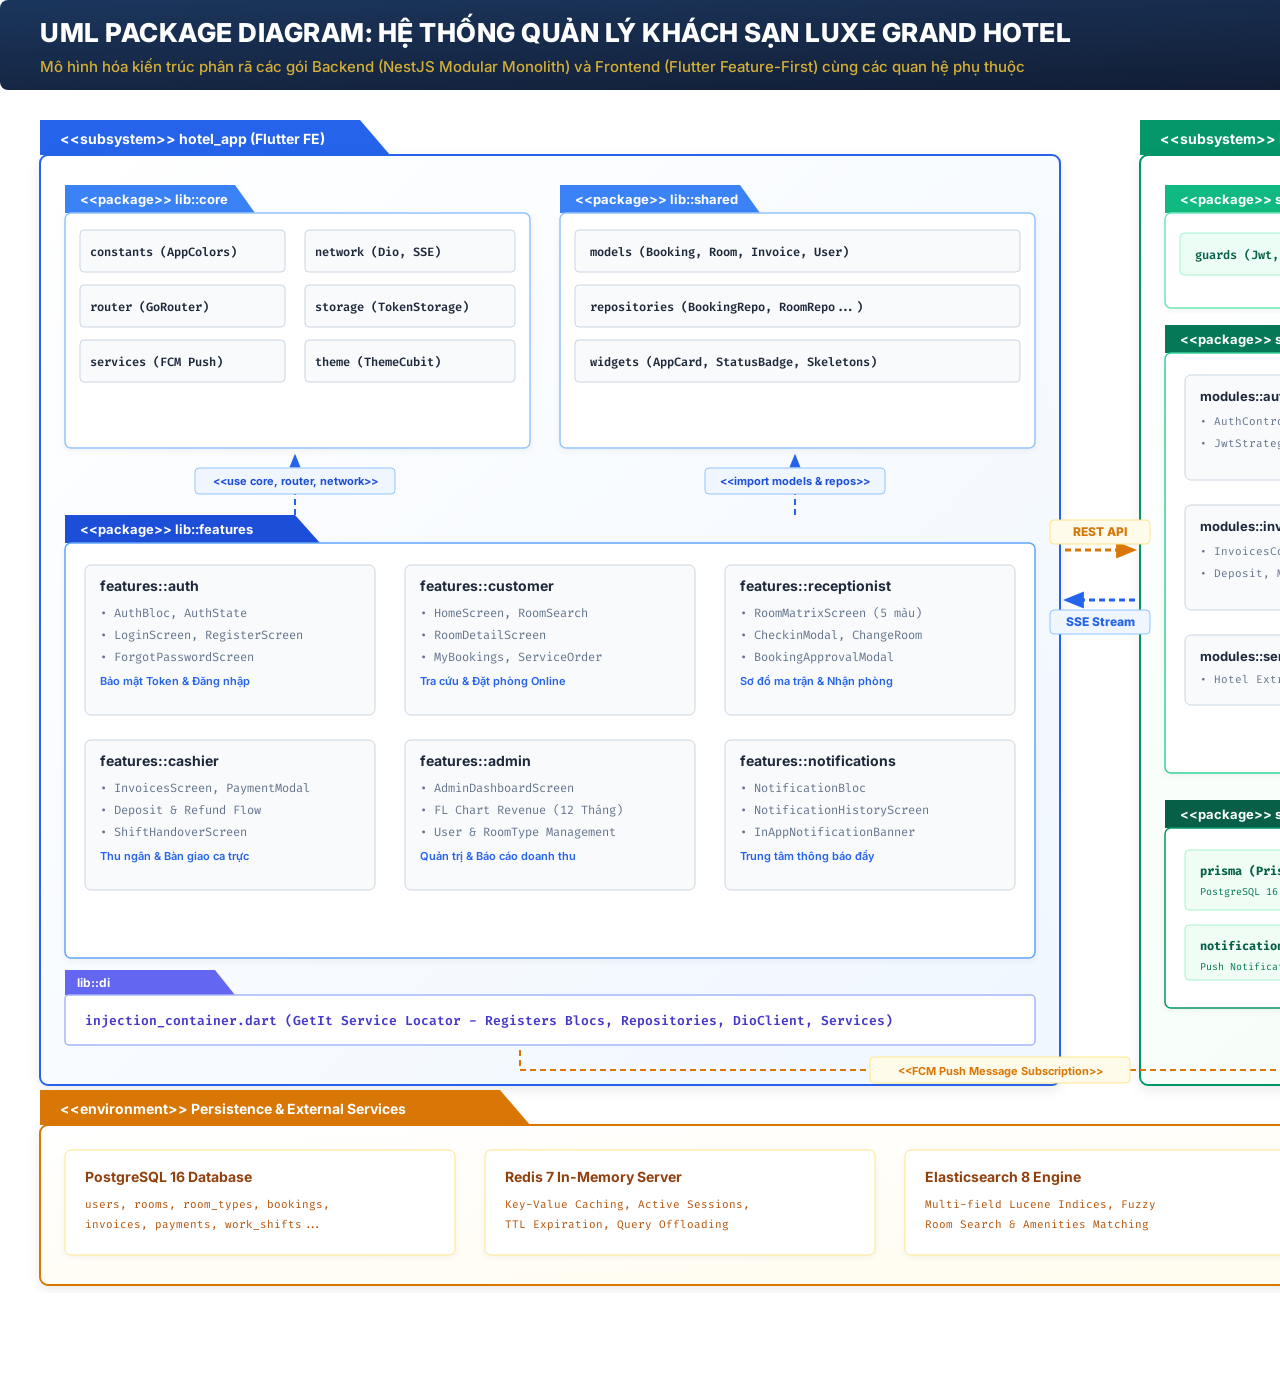
<file: docs/architecture_diagrams/package_diagram.html>
<!DOCTYPE html>
<html lang="vi">
<head>
  <meta charset="UTF-8">
  <title>Package Diagram - Luxe Grand Hotel</title>
  <style>
    @import url('https://fonts.googleapis.com/css2?family=Inter:wght@400;500;600;700;800&family=Fira+Code:wght@500;600;700&display=swap');
    * { box-sizing: border-box; margin: 0; padding: 0; }
    html, body {
      background-color: #FFFFFF;
      margin: 0;
      padding: 0;
      width: 2200px;
      height: 1400px;
      overflow: hidden;
      font-family: 'Inter', -apple-system, BlinkMacSystemFont, "Segoe UI", Roboto, sans-serif;
      -webkit-font-smoothing: antialiased;
    }
    svg {
      display: block;
      width: 2200px;
      height: 1400px;
    }
  </style>
</head>
<body>
  <svg width="2200" height="1400" viewBox="0 0 2200 1400" xmlns="http://www.w3.org/2000/svg">
  
  <defs>
    <linearGradient id="headerGrad" x1="0%" y1="0%" x2="100%" y2="100%">
      <stop offset="0%" stop-color="#1B365D"/>
      <stop offset="100%" stop-color="#0F172A"/>
    </linearGradient>
    <linearGradient id="fePackageGrad" x1="0%" y1="0%" x2="100%" y2="100%">
      <stop offset="0%" stop-color="#FFFFFF"/>
      <stop offset="100%" stop-color="#F0F7FF"/>
    </linearGradient>
    <linearGradient id="bePackageGrad" x1="0%" y1="0%" x2="100%" y2="100%">
      <stop offset="0%" stop-color="#FFFFFF"/>
      <stop offset="100%" stop-color="#F0FDF4"/>
    </linearGradient>
    <linearGradient id="extPackageGrad" x1="0%" y1="0%" x2="100%" y2="100%">
      <stop offset="0%" stop-color="#FFFFFF"/>
      <stop offset="100%" stop-color="#FFFBEB"/>
    </linearGradient>

    <!-- 3D Node Gradients -->
    <linearGradient id="nodeTopGrad" x1="0%" y1="0%" x2="100%" y2="100%">
      <stop offset="0%" stop-color="#F1F5F9"/>
      <stop offset="100%" stop-color="#E2E8F0"/>
    </linearGradient>
    <linearGradient id="nodeSideGrad" x1="0%" y1="0%" x2="100%" y2="100%">
      <stop offset="0%" stop-color="#CBD5E1"/>
      <stop offset="100%" stop-color="#94A3B8"/>
    </linearGradient>

    <!-- Activation Bar Gradient -->
    <linearGradient id="actGrad" x1="0%" y1="0%" x2="100%" y2="100%">
      <stop offset="0%" stop-color="#EFF6FF"/>
      <stop offset="100%" stop-color="#DBEAFE"/>
    </linearGradient>

    <filter id="shadow" x="-5%" y="-5%" width="110%" height="110%">
      <feDropShadow dx="0" dy="4" stdDeviation="6" flood-color="#0F172A" flood-opacity="0.08"/>
    </filter>
    <filter id="cardShadow" x="-5%" y="-5%" width="110%" height="110%">
      <feDropShadow dx="0" dy="2" stdDeviation="3" flood-color="#0F172A" flood-opacity="0.05"/>
    </filter>

    <!-- Component Icon Definition -->
    <g id="compIcon">
      <rect x="0" y="0" width="22" height="16" fill="#F8FAFC" stroke="#475569" stroke-width="1.5"/>
      <rect x="-4" y="2" width="8" height="4" fill="#E2E8F0" stroke="#475569" stroke-width="1.2"/>
      <rect x="-4" y="9" width="8" height="4" fill="#E2E8F0" stroke="#475569" stroke-width="1.2"/>
    </g>

    <!-- Artifact Corner Icon -->
    <g id="artifactIcon">
      <path d="M 0 0 L 16 0 L 22 6 L 22 26 L 0 26 Z" fill="#F1F5F9" stroke="#475569" stroke-width="1.5"/>
      <path d="M 16 0 L 16 6 L 22 6 Z" fill="#CBD5E1" stroke="#475569" stroke-width="1.2"/>
    </g>

    <marker id="depArrow" viewBox="0 0 10 10" refX="9" refY="5" markerWidth="7" markerHeight="7" orient="auto-start-reverse">
      <path d="M 0 1 L 10 5 L 0 9 z" fill="#D97706"/>
    </marker>
    <marker id="depArrowBlue" viewBox="0 0 10 10" refX="9" refY="5" markerWidth="7" markerHeight="7" orient="auto-start-reverse">
      <path d="M 0 1 L 10 5 L 0 9 z" fill="#2563EB"/>
    </marker>
    <marker id="depArrowEmerald" viewBox="0 0 10 10" refX="9" refY="5" markerWidth="7" markerHeight="7" orient="auto-start-reverse">
      <path d="M 0 1 L 10 5 L 0 9 z" fill="#059669"/>
    </marker>
    <marker id="assocArrow" viewBox="0 0 10 10" refX="9" refY="5" markerWidth="7" markerHeight="7" orient="auto-start-reverse">
      <path d="M 0 1 L 10 5 L 0 9 z" fill="#1E293B"/>
    </marker>
    <marker id="compDiamond" viewBox="0 0 16 10" refX="0" refY="5" markerWidth="14" markerHeight="9" orient="auto">
      <polygon points="0,5 7,0 14,5 7,10" fill="#1E293B"/>
    </marker>
    <marker id="syncArrow" viewBox="0 0 10 10" refX="9" refY="5" markerWidth="7" markerHeight="7" orient="auto">
      <polygon points="0,1 10,5 0,9" fill="#1E293B"/>
    </marker>
    <marker id="asyncArrow" viewBox="0 0 10 10" refX="9" refY="5" markerWidth="7" markerHeight="7" orient="auto">
      <polyline points="0,1 10,5 0,9" fill="none" stroke="#D97706" stroke-width="2"/>
    </marker>
    <marker id="replyArrow" viewBox="0 0 10 10" refX="9" refY="5" markerWidth="7" markerHeight="7" orient="auto">
      <polyline points="0,1 10,5 0,9" fill="none" stroke="#64748B" stroke-width="1.8"/>
    </marker>
  </defs>


  <!-- Header Banner -->
  <rect x="0" y="0" width="2200" height="90" rx="8" fill="url(#headerGrad)"/>
  <text x="40" y="42" font-family="'Inter', sans-serif" font-size="26" font-weight="800" fill="#FFFFFF" letter-spacing="0.5">
    UML PACKAGE DIAGRAM: HỆ THỐNG QUẢN LÝ KHÁCH SẠN LUXE GRAND HOTEL
  </text>
  <text x="40" y="72" font-family="'Inter', sans-serif" font-size="15" font-weight="500" fill="#D4AF37">
    Mô hình hóa kiến trúc phân rã các gói Backend (NestJS Modular Monolith) và Frontend (Flutter Feature-First) cùng các quan hệ phụ thuộc
  </text>

  <!-- FRONTEND ROOT PACKAGE -->
  <g transform="translate(40, 120)">
    <path d="M 0 0 L 320 0 L 350 35 L 0 35 Z" fill="#2563EB"/>
    <text x="20" y="24" font-family="'Inter', sans-serif" font-size="14" font-weight="700" fill="#FFFFFF">
      &lt;&lt;subsystem&gt;&gt; hotel_app (Flutter FE)
    </text>
    <rect x="0" y="35" width="1020" height="930" rx="8" fill="url(#fePackageGrad)" stroke="#2563EB" stroke-width="2" filter="url(#shadow)"/>

    <!-- lib/core -->
    <g transform="translate(25, 65)">
      <path d="M 0 0 L 170 0 L 190 28 L 0 28 Z" fill="#3B82F6"/>
      <text x="15" y="19" font-family="'Inter', sans-serif" font-size="13" font-weight="700" fill="#FFFFFF">
        &lt;&lt;package&gt;&gt; lib::core
      </text>
      <rect x="0" y="28" width="465" height="235" rx="6" fill="#FFFFFF" stroke="#93C5FD" stroke-width="1.5" filter="url(#cardShadow)"/>
      <g transform="translate(15, 45)" font-family="'Fira Code', monospace" font-size="12" fill="#1E293B">
        <rect x="0" y="0" width="205" height="42" rx="4" fill="#F8FAFC" stroke="#CBD5E1"/>
        <text x="10" y="26" font-weight="600">constants (AppColors)</text>
        <rect x="225" y="0" width="210" height="42" rx="4" fill="#F8FAFC" stroke="#CBD5E1"/>
        <text x="235" y="26" font-weight="600">network (Dio, SSE)</text>
        <rect x="0" y="55" width="205" height="42" rx="4" fill="#F8FAFC" stroke="#CBD5E1"/>
        <text x="10" y="81" font-weight="600">router (GoRouter)</text>
        <rect x="225" y="55" width="210" height="42" rx="4" fill="#F8FAFC" stroke="#CBD5E1"/>
        <text x="235" y="81" font-weight="600">storage (TokenStorage)</text>
        <rect x="0" y="110" width="205" height="42" rx="4" fill="#F8FAFC" stroke="#CBD5E1"/>
        <text x="10" y="136" font-weight="600">services (FCM Push)</text>
        <rect x="225" y="110" width="210" height="42" rx="4" fill="#F8FAFC" stroke="#CBD5E1"/>
        <text x="235" y="136" font-weight="600">theme (ThemeCubit)</text>
      </g>
    </g>

    <!-- lib/shared -->
    <g transform="translate(520, 65)">
      <path d="M 0 0 L 180 0 L 200 28 L 0 28 Z" fill="#3B82F6"/>
      <text x="15" y="19" font-family="'Inter', sans-serif" font-size="13" font-weight="700" fill="#FFFFFF">
        &lt;&lt;package&gt;&gt; lib::shared
      </text>
      <rect x="0" y="28" width="475" height="235" rx="6" fill="#FFFFFF" stroke="#93C5FD" stroke-width="1.5" filter="url(#cardShadow)"/>
      <g transform="translate(15, 45)" font-family="'Fira Code', monospace" font-size="12" fill="#1E293B">
        <rect x="0" y="0" width="445" height="42" rx="4" fill="#F8FAFC" stroke="#CBD5E1"/>
        <text x="15" y="26" font-weight="600">models (Booking, Room, Invoice, User)</text>
        <rect x="0" y="55" width="445" height="42" rx="4" fill="#F8FAFC" stroke="#CBD5E1"/>
        <text x="15" y="81" font-weight="600">repositories (BookingRepo, RoomRepo...)</text>
        <rect x="0" y="110" width="445" height="42" rx="4" fill="#F8FAFC" stroke="#CBD5E1"/>
        <text x="15" y="136" font-weight="600">widgets (AppCard, StatusBadge, Skeletons)</text>
      </g>
    </g>

    <!-- lib/features -->
    <g transform="translate(25, 395)">
      <path d="M 0 0 L 230 0 L 255 28 L 0 28 Z" fill="#1D4ED8"/>
      <text x="15" y="19" font-family="'Inter', sans-serif" font-size="13" font-weight="700" fill="#FFFFFF">
        &lt;&lt;package&gt;&gt; lib::features
      </text>
      <rect x="0" y="28" width="970" height="415" rx="6" fill="#FFFFFF" stroke="#60A5FA" stroke-width="1.5" filter="url(#cardShadow)"/>
      <g transform="translate(20, 50)" font-family="'Inter', sans-serif">
        <rect x="0" y="0" width="290" height="150" rx="6" fill="#F8FAFC" stroke="#CBD5E1"/>
        <text x="15" y="26" font-size="14" font-weight="700" fill="#1E293B">features::auth</text>
        <text x="15" y="52" font-size="12" fill="#64748B" font-family="'Fira Code', monospace">• AuthBloc, AuthState</text>
        <text x="15" y="74" font-size="12" fill="#64748B" font-family="'Fira Code', monospace">• LoginScreen, RegisterScreen</text>
        <text x="15" y="96" font-size="12" fill="#64748B" font-family="'Fira Code', monospace">• ForgotPasswordScreen</text>
        <text x="15" y="120" font-size="11" font-weight="600" fill="#2563EB">Bảo mật Token &amp; Đăng nhập</text>

        <rect x="320" y="0" width="290" height="150" rx="6" fill="#F8FAFC" stroke="#CBD5E1"/>
        <text x="335" y="26" font-size="14" font-weight="700" fill="#1E293B">features::customer</text>
        <text x="335" y="52" font-size="12" fill="#64748B" font-family="'Fira Code', monospace">• HomeScreen, RoomSearch</text>
        <text x="335" y="74" font-size="12" fill="#64748B" font-family="'Fira Code', monospace">• RoomDetailScreen</text>
        <text x="335" y="96" font-size="12" fill="#64748B" font-family="'Fira Code', monospace">• MyBookings, ServiceOrder</text>
        <text x="335" y="120" font-size="11" font-weight="600" fill="#2563EB">Tra cứu &amp; Đặt phòng Online</text>

        <rect x="640" y="0" width="290" height="150" rx="6" fill="#F8FAFC" stroke="#CBD5E1"/>
        <text x="655" y="26" font-size="14" font-weight="700" fill="#1E293B">features::receptionist</text>
        <text x="655" y="52" font-size="12" fill="#64748B" font-family="'Fira Code', monospace">• RoomMatrixScreen (5 màu)</text>
        <text x="655" y="74" font-size="12" fill="#64748B" font-family="'Fira Code', monospace">• CheckinModal, ChangeRoom</text>
        <text x="655" y="96" font-size="12" fill="#64748B" font-family="'Fira Code', monospace">• BookingApprovalModal</text>
        <text x="655" y="120" font-size="11" font-weight="600" fill="#2563EB">Sơ đồ ma trận &amp; Nhận phòng</text>

        <rect x="0" y="175" width="290" height="150" rx="6" fill="#F8FAFC" stroke="#CBD5E1"/>
        <text x="15" y="201" font-size="14" font-weight="700" fill="#1E293B">features::cashier</text>
        <text x="15" y="227" font-size="12" fill="#64748B" font-family="'Fira Code', monospace">• InvoicesScreen, PaymentModal</text>
        <text x="15" y="249" font-size="12" fill="#64748B" font-family="'Fira Code', monospace">• Deposit &amp; Refund Flow</text>
        <text x="15" y="271" font-size="12" fill="#64748B" font-family="'Fira Code', monospace">• ShiftHandoverScreen</text>
        <text x="15" y="295" font-size="11" font-weight="600" fill="#2563EB">Thu ngân &amp; Bàn giao ca trực</text>

        <rect x="320" y="175" width="290" height="150" rx="6" fill="#F8FAFC" stroke="#CBD5E1"/>
        <text x="335" y="201" font-size="14" font-weight="700" fill="#1E293B">features::admin</text>
        <text x="335" y="227" font-size="12" fill="#64748B" font-family="'Fira Code', monospace">• AdminDashboardScreen</text>
        <text x="335" y="249" font-size="12" fill="#64748B" font-family="'Fira Code', monospace">• FL Chart Revenue (12 Tháng)</text>
        <text x="335" y="271" font-size="12" fill="#64748B" font-family="'Fira Code', monospace">• User &amp; RoomType Management</text>
        <text x="335" y="295" font-size="11" font-weight="600" fill="#2563EB">Quản trị &amp; Báo cáo doanh thu</text>

        <rect x="640" y="175" width="290" height="150" rx="6" fill="#F8FAFC" stroke="#CBD5E1"/>
        <text x="655" y="201" font-size="14" font-weight="700" fill="#1E293B">features::notifications</text>
        <text x="655" y="227" font-size="12" fill="#64748B" font-family="'Fira Code', monospace">• NotificationBloc</text>
        <text x="655" y="249" font-size="12" fill="#64748B" font-family="'Fira Code', monospace">• NotificationHistoryScreen</text>
        <text x="655" y="271" font-size="12" fill="#64748B" font-family="'Fira Code', monospace">• InAppNotificationBanner</text>
        <text x="655" y="295" font-size="11" font-weight="600" fill="#2563EB">Trung tâm thông báo đẩy</text>
      </g>
    </g>

    <!-- lib/di -->
    <g transform="translate(25, 850)">
      <path d="M 0 0 L 150 0 L 170 25 L 0 25 Z" fill="#6366F1"/>
      <text x="12" y="17" font-family="'Inter', sans-serif" font-size="12" font-weight="700" fill="#FFFFFF">lib::di</text>
      <rect x="0" y="25" width="970" height="50" rx="4" fill="#FFFFFF" stroke="#A5B4FC" stroke-width="1.5"/>
      <text x="20" y="55" font-family="'Fira Code', monospace" font-size="13" font-weight="600" fill="#4338CA">
        injection_container.dart (GetIt Service Locator - Registers Blocs, Repositories, DioClient, Services)
      </text>
    </g>

    <!-- Connectors inside FE (Features -> Core, Features -> Shared) - ZERO COLLISION -->
    <path d="M 255 395 L 255 335" fill="none" stroke="#2563EB" stroke-width="2" stroke-dasharray="6,4" marker-end="url(#depArrowBlue)"/>
    <rect x="155" y="348" width="200" height="26" rx="4" fill="#EFF6FF" stroke="#93C5FD"/>
    <text x="255" y="365" font-family="'Inter', sans-serif" font-size="11" font-weight="700" fill="#1D4ED8" text-anchor="middle">&lt;&lt;use core, router, network&gt;&gt;</text>

    <path d="M 755 395 L 755 335" fill="none" stroke="#2563EB" stroke-width="2" stroke-dasharray="6,4" marker-end="url(#depArrowBlue)"/>
    <rect x="665" y="348" width="180" height="26" rx="4" fill="#EFF6FF" stroke="#93C5FD"/>
    <text x="755" y="365" font-family="'Inter', sans-serif" font-size="11" font-weight="700" fill="#1D4ED8" text-anchor="middle">&lt;&lt;import models &amp; repos&gt;&gt;</text>
  </g>

  <!-- BACKEND ROOT PACKAGE -->
  <g transform="translate(1140, 120)">
    <path d="M 0 0 L 340 0 L 370 35 L 0 35 Z" fill="#059669"/>
    <text x="20" y="24" font-family="'Inter', sans-serif" font-size="14" font-weight="700" fill="#FFFFFF">
      &lt;&lt;subsystem&gt;&gt; Hotel-Management (NestJS BE)
    </text>
    <rect x="0" y="35" width="1020" height="930" rx="8" fill="url(#bePackageGrad)" stroke="#059669" stroke-width="2" filter="url(#shadow)"/>

    <!-- src/common -->
    <g transform="translate(25, 65)">
      <path d="M 0 0 L 190 0 L 210 28 L 0 28 Z" fill="#10B981"/>
      <text x="15" y="19" font-family="'Inter', sans-serif" font-size="13" font-weight="700" fill="#FFFFFF">
        &lt;&lt;package&gt;&gt; src::common
      </text>
      <rect x="0" y="28" width="970" height="95" rx="6" fill="#FFFFFF" stroke="#6EE7B7" stroke-width="1.5" filter="url(#cardShadow)"/>
      <g transform="translate(15, 48)" font-family="'Fira Code', monospace" font-size="12" fill="#065F46">
        <rect x="0" y="0" width="220" height="42" rx="4" fill="#ECFDF5" stroke="#A7F3D0"/>
        <text x="15" y="26" font-weight="600">guards (Jwt, Roles)</text>
        <rect x="240" y="0" width="225" height="42" rx="4" fill="#ECFDF5" stroke="#A7F3D0"/>
        <text x="255" y="26" font-weight="600">decorators (Roles, User)</text>
        <rect x="485" y="0" width="225" height="42" rx="4" fill="#ECFDF5" stroke="#A7F3D0"/>
        <text x="500" y="26" font-weight="600">filters (Exceptions)</text>
        <rect x="730" y="0" width="210" height="42" rx="4" fill="#ECFDF5" stroke="#A7F3D0"/>
        <text x="745" y="26" font-weight="600">pipes (Validation)</text>
      </g>
    </g>

    <!-- src/domain_modules -->
    <g transform="translate(25, 205)">
      <path d="M 0 0 L 270 0 L 295 28 L 0 28 Z" fill="#047857"/>
      <text x="15" y="19" font-family="'Inter', sans-serif" font-size="13" font-weight="700" fill="#FFFFFF">
        &lt;&lt;package&gt;&gt; src::domain_modules
      </text>
      <rect x="0" y="28" width="970" height="420" rx="6" fill="#FFFFFF" stroke="#34D399" stroke-width="1.5" filter="url(#cardShadow)"/>
      <g transform="translate(20, 50)" font-family="'Inter', sans-serif">
        <rect x="0" y="0" width="295" height="105" rx="6" fill="#F8FAFC" stroke="#CBD5E1"/>
        <text x="15" y="26" font-size="13" font-weight="700" fill="#1E293B">modules::auth</text>
        <text x="15" y="50" font-size="11" fill="#64748B" font-family="'Fira Code', monospace">• AuthController, AuthService</text>
        <text x="15" y="72" font-size="11" fill="#64748B" font-family="'Fira Code', monospace">• JwtStrategy, SessionGuard</text>

        <rect x="320" y="0" width="310" height="105" rx="6" fill="#F8FAFC" stroke="#CBD5E1"/>
        <text x="335" y="26" font-size="13" font-weight="700" fill="#1E293B">modules::bookings</text>
        <text x="335" y="50" font-size="11" fill="#64748B" font-family="'Fira Code', monospace">• BookingsController &amp; Service</text>
        <text x="335" y="72" font-size="11" fill="#64748B" font-family="'Fira Code', monospace">• Interval Overlap Check, DTOs</text>

        <rect x="650" y="0" width="280" height="105" rx="6" fill="#F8FAFC" stroke="#CBD5E1"/>
        <text x="665" y="26" font-size="13" font-weight="700" fill="#1E293B">modules::rooms &amp; types</text>
        <text x="665" y="50" font-size="11" fill="#64748B" font-family="'Fira Code', monospace">• RoomsController, Service</text>
        <text x="665" y="72" font-size="11" fill="#64748B" font-family="'Fira Code', monospace">• RoomEventsService (SSE Bus)</text>

        <rect x="0" y="130" width="295" height="105" rx="6" fill="#F8FAFC" stroke="#CBD5E1"/>
        <text x="15" y="156" font-size="13" font-weight="700" fill="#1E293B">modules::invoices</text>
        <text x="15" y="180" font-size="11" fill="#64748B" font-family="'Fira Code', monospace">• InvoicesController, Service</text>
        <text x="15" y="202" font-size="11" fill="#64748B" font-family="'Fira Code', monospace">• Deposit, Multi-entry Payment</text>

        <rect x="320" y="130" width="310" height="105" rx="6" fill="#F8FAFC" stroke="#CBD5E1"/>
        <text x="335" y="156" font-size="13" font-weight="700" fill="#1E293B">modules::shifts</text>
        <text x="335" y="180" font-size="11" fill="#64748B" font-family="'Fira Code', monospace">• ShiftsController, Service</text>
        <text x="335" y="202" font-size="11" fill="#64748B" font-family="'Fira Code', monospace">• Cash Drawer Reconciliation</text>

        <rect x="650" y="130" width="280" height="105" rx="6" fill="#F8FAFC" stroke="#CBD5E1"/>
        <text x="665" y="156" font-size="13" font-weight="700" fill="#1E293B">modules::users &amp; analytics</text>
        <text x="665" y="180" font-size="11" fill="#64748B" font-family="'Fira Code', monospace">• UsersController, Service</text>
        <text x="665" y="202" font-size="11" fill="#64748B" font-family="'Fira Code', monospace">• AnalyticsService (KPI, Charts)</text>

        <rect x="0" y="260" width="930" height="70" rx="6" fill="#F8FAFC" stroke="#CBD5E1"/>
        <text x="15" y="286" font-size="13" font-weight="700" fill="#1E293B">modules::services &amp; upload</text>
        <text x="15" y="308" font-size="11" fill="#64748B" font-family="'Fira Code', monospace">• Hotel Extra Services (F&amp;B, Minibar, Spa) &amp; Cloudinary Image Upload Module</text>
      </g>
    </g>

    <!-- src/infrastructure -->
    <g transform="translate(25, 680)">
      <path d="M 0 0 L 260 0 L 285 28 L 0 28 Z" fill="#065F46"/>
      <text x="15" y="19" font-family="'Inter', sans-serif" font-size="13" font-weight="700" fill="#FFFFFF">
        &lt;&lt;package&gt;&gt; src::infrastructure
      </text>
      <rect x="0" y="28" width="970" height="180" rx="6" fill="#FFFFFF" stroke="#059669" stroke-width="1.5" filter="url(#cardShadow)"/>
      <g transform="translate(20, 50)" font-family="'Fira Code', monospace" font-size="12">
        <rect x="0" y="0" width="295" height="60" rx="4" fill="#F0FDF4" stroke="#A7F3D0"/>
        <text x="15" y="25" font-weight="700" fill="#065F46">prisma (PrismaService)</text>
        <text x="15" y="45" font-size="10" fill="#047857">PostgreSQL 16 Client &amp; Migrations</text>

        <rect x="320" y="0" width="310" height="60" rx="4" fill="#F0FDF4" stroke="#A7F3D0"/>
        <text x="335" y="25" font-weight="700" fill="#065F46">redis (RedisService)</text>
        <text x="335" y="45" font-size="10" fill="#047857">In-Memory Cache (Rooms, Minibar)</text>

        <rect x="650" y="0" width="280" height="60" rx="4" fill="#F0FDF4" stroke="#A7F3D0"/>
        <text x="665" y="25" font-weight="700" fill="#065F46">elasticsearch</text>
        <text x="665" y="45" font-size="10" fill="#047857">Full-text Search Cluster Client</text>

        <rect x="0" y="75" width="460" height="55" rx="4" fill="#F0FDF4" stroke="#A7F3D0"/>
        <text x="15" y="100" font-weight="700" fill="#065F46">notifications (Firebase Admin SDK &amp; Cron)</text>
        <text x="15" y="120" font-size="10" fill="#047857">Push Notification Broadcast &amp; 09:00 AM Cronjob</text>

        <rect x="490" y="75" width="440" height="55" rx="4" fill="#F0FDF4" stroke="#A7F3D0"/>
        <text x="505" y="100" font-weight="700" fill="#065F46">mail (Nodemailer) &amp; upload (Cloudinary)</text>
        <text x="505" y="120" font-size="10" fill="#047857">Email Welcome/OTP &amp; Media Asset Storage</text>
      </g>
    </g>

    <!-- Connectors inside BE -->
    <path d="M 500 205 L 500 170" fill="none" stroke="#059669" stroke-width="2" stroke-dasharray="6,4" marker-end="url(#depArrowEmerald)"/>
    <rect x="400" y="174" width="200" height="24" rx="4" fill="#ECFDF5" stroke="#A7F3D0"/>
    <text x="500" y="190" font-family="'Inter', sans-serif" font-size="11" font-weight="700" fill="#047857" text-anchor="middle">&lt;&lt;apply guards, filters&gt;&gt;</text>

    <path d="M 500 655 L 500 695" fill="none" stroke="#059669" stroke-width="2" stroke-dasharray="6,4" marker-end="url(#depArrowEmerald)"/>
    <rect x="410" y="662" width="180" height="24" rx="4" fill="#ECFDF5" stroke="#A7F3D0"/>
    <text x="500" y="678" font-family="'Inter', sans-serif" font-size="11" font-weight="700" fill="#047857" text-anchor="middle">&lt;&lt;query DB &amp; Cache&gt;&gt;</text>
  </g>

  <!-- MIDDLE REST API & SSE CHANNEL (FE <-> BE) -->
  <g transform="translate(1060, 520)">
    <path d="M 5 30 L 75 30" fill="none" stroke="#D97706" stroke-width="3" stroke-dasharray="6,4" marker-end="url(#depArrow)"/>
    <rect x="-10" y="0" width="100" height="24" rx="4" fill="#FFFBEB" stroke="#FDE68A"/>
    <text x="40" y="16" font-family="'Inter', sans-serif" font-size="12" font-weight="800" fill="#D97706" text-anchor="middle">REST API</text>

    <path d="M 75 80 L 5 80" fill="none" stroke="#2563EB" stroke-width="3" stroke-dasharray="6,4" marker-end="url(#depArrowBlue)"/>
    <rect x="-10" y="90" width="100" height="24" rx="4" fill="#EFF6FF" stroke="#93C5FD"/>
    <text x="40" y="106" font-family="'Inter', sans-serif" font-size="12" font-weight="800" fill="#2563EB" text-anchor="middle">SSE Stream</text>
  </g>

  <!-- PERSISTENCE / EXTERNAL SERVICES -->
  <g transform="translate(40, 1090)">
    <!-- WIDER TAB SO TEXT NEVER CUTS OFF -->
    <path d="M 0 0 L 460 0 L 490 35 L 0 35 Z" fill="#D97706"/>
    <text x="20" y="24" font-family="'Inter', sans-serif" font-size="14" font-weight="700" fill="#FFFFFF">
      &lt;&lt;environment&gt;&gt; Persistence &amp; External Services
    </text>
    <rect x="0" y="35" width="2120" height="160" rx="8" fill="url(#extPackageGrad)" stroke="#D97706" stroke-width="2" filter="url(#shadow)"/>
    <g transform="translate(25, 60)" font-family="'Inter', sans-serif">
      <rect x="0" y="0" width="390" height="105" rx="6" fill="#FFFFFF" stroke="#FDE68A" filter="url(#cardShadow)"/>
      <text x="20" y="32" font-size="14" font-weight="700" fill="#92400E">PostgreSQL 16 Database</text>
      <text x="20" y="58" font-size="11" fill="#B45309" font-family="'Fira Code', monospace">users, rooms, room_types, bookings,</text>
      <text x="20" y="78" font-size="11" fill="#B45309" font-family="'Fira Code', monospace">invoices, payments, work_shifts...</text>

      <rect x="420" y="0" width="390" height="105" rx="6" fill="#FFFFFF" stroke="#FDE68A" filter="url(#cardShadow)"/>
      <text x="440" y="32" font-size="14" font-weight="700" fill="#92400E">Redis 7 In-Memory Server</text>
      <text x="440" y="58" font-size="11" fill="#B45309" font-family="'Fira Code', monospace">Key-Value Caching, Active Sessions,</text>
      <text x="440" y="78" font-size="11" fill="#B45309" font-family="'Fira Code', monospace">TTL Expiration, Query Offloading</text>

      <rect x="840" y="0" width="390" height="105" rx="6" fill="#FFFFFF" stroke="#FDE68A" filter="url(#cardShadow)"/>
      <text x="860" y="32" font-size="14" font-weight="700" fill="#92400E">Elasticsearch 8 Engine</text>
      <text x="860" y="58" font-size="11" fill="#B45309" font-family="'Fira Code', monospace">Multi-field Lucene Indices, Fuzzy</text>
      <text x="860" y="78" font-size="11" fill="#B45309" font-family="'Fira Code', monospace">Room Search &amp; Amenities Matching</text>

      <rect x="1260" y="0" width="390" height="105" rx="6" fill="#FFFFFF" stroke="#FDE68A" filter="url(#cardShadow)"/>
      <text x="1280" y="32" font-size="14" font-weight="700" fill="#92400E">Firebase Cloud Messaging</text>
      <text x="1280" y="58" font-size="11" fill="#B45309" font-family="'Fira Code', monospace">Google Cloud Gateway, Realtime Push,</text>
      <text x="1280" y="78" font-size="11" fill="#B45309" font-family="'Fira Code', monospace">Broadcast to Staff / Customer Devices</text>

      <rect x="1680" y="0" width="390" height="105" rx="6" fill="#FFFFFF" stroke="#FDE68A" filter="url(#cardShadow)"/>
      <text x="1700" y="32" font-size="14" font-weight="700" fill="#92400E">Third-Party SaaS Services</text>
      <text x="1700" y="58" font-size="11" fill="#B45309" font-family="'Fira Code', monospace">Nodemailer SMTP (Gmail / SendGrid)</text>
      <text x="1700" y="78" font-size="11" fill="#B45309" font-family="'Fira Code', monospace">Cloudinary Media CDN Storage</text>
    </g>
  </g>

  <!-- Connectors: Infrastructure to External Services -->
  <path d="M 1650 1050 L 1650 1115" fill="none" stroke="#D97706" stroke-width="2.5" stroke-dasharray="6,4" marker-end="url(#depArrow)"/>
  <rect x="1520" y="1065" width="260" height="26" rx="4" fill="#FFFBEB" stroke="#FDE68A"/>
  <text x="1650" y="1083" font-family="'Inter', sans-serif" font-size="12" font-weight="800" fill="#D97706" text-anchor="middle">&lt;&lt;TCP / Socket / HTTPS Drivers&gt;&gt;</text>

  <!-- Connector: FE Push Message Subscription -->
  <path d="M 520 1050 L 520 1070 L 1480 1070 L 1480 1115" fill="none" stroke="#D97706" stroke-width="2" stroke-dasharray="6,4" marker-end="url(#depArrow)"/>
  <rect x="870" y="1057" width="260" height="26" rx="4" fill="#FFFBEB" stroke="#FDE68A"/>
  <text x="1000" y="1075" font-family="'Inter', sans-serif" font-size="11" font-weight="700" fill="#D97706" text-anchor="middle">&lt;&lt;FCM Push Message Subscription&gt;&gt;</text>
</svg>
</body>
</html>
</file>
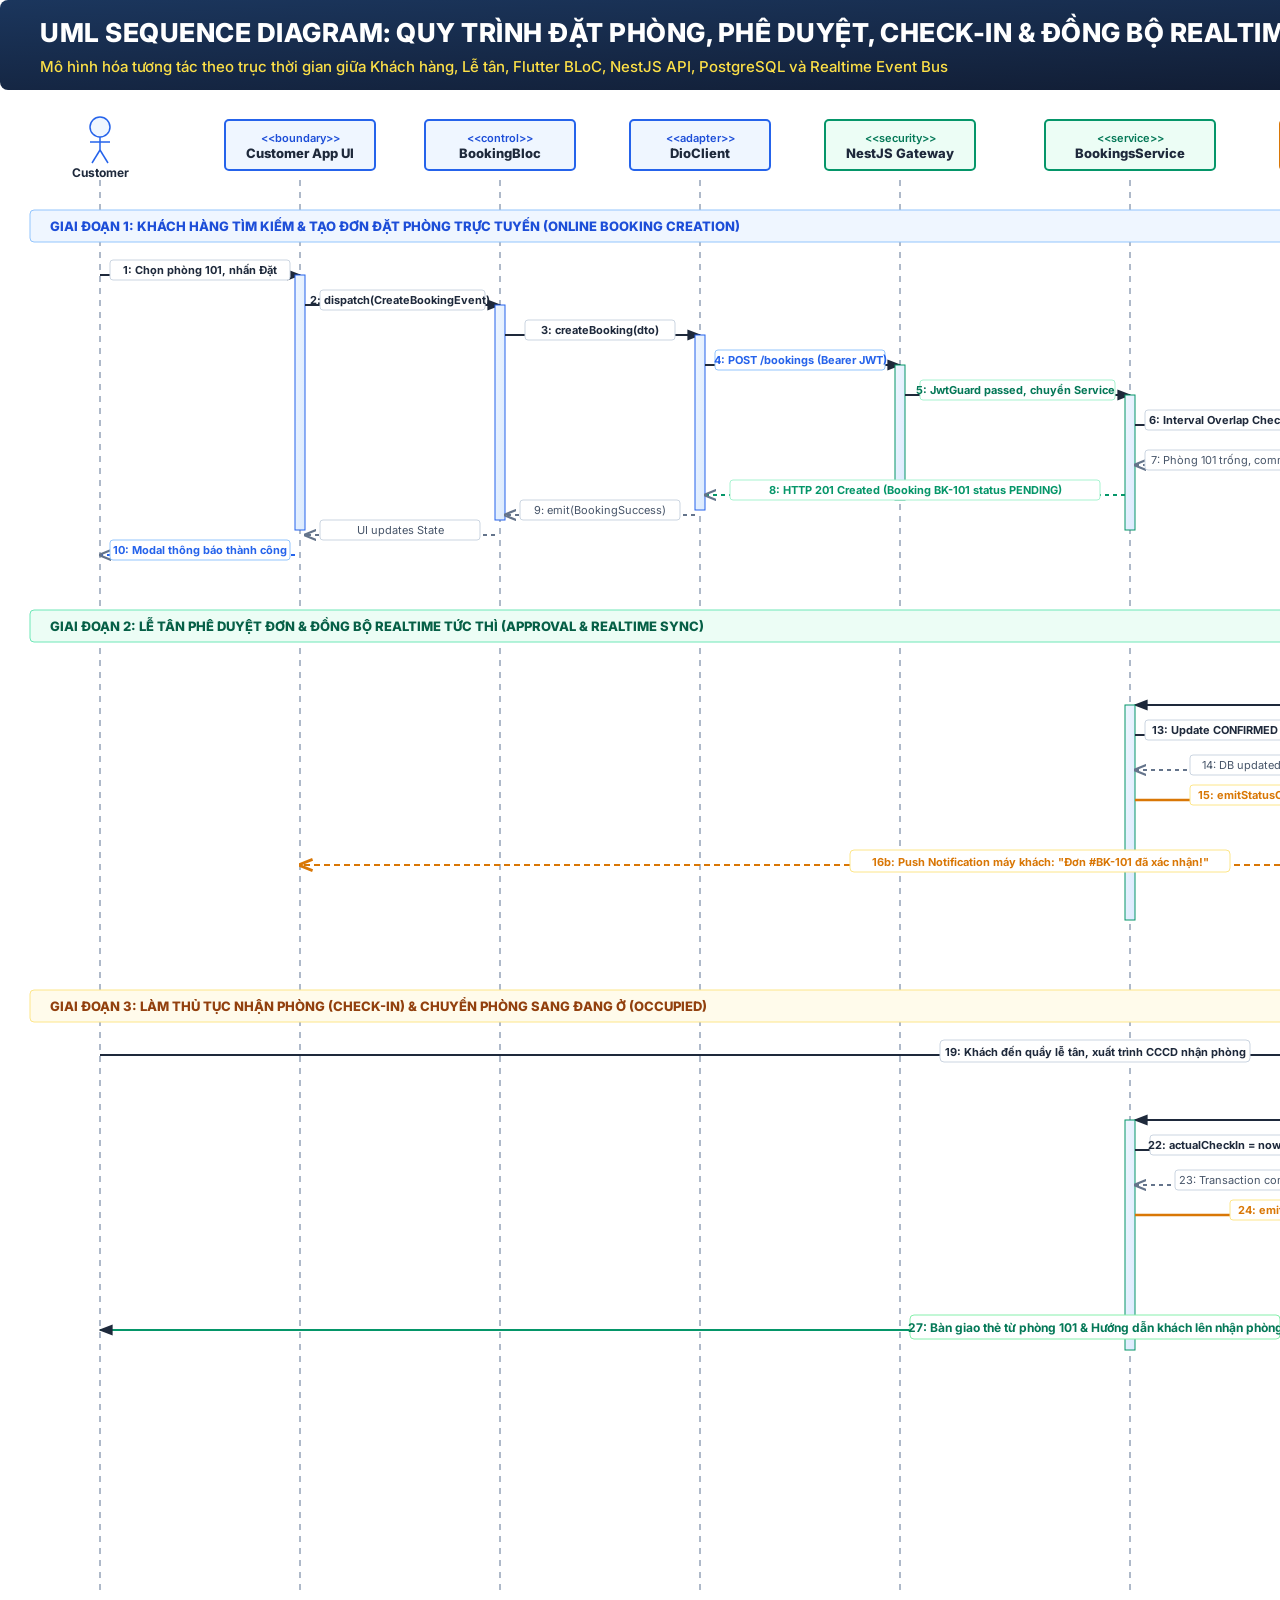
<file: docs/architecture_diagrams/sequence_diagram.html>
<!DOCTYPE html>
<html lang="vi">
<head>
  <meta charset="UTF-8">
  <title>Sequence Diagram - Luxe Grand Hotel</title>
  <style>
    @import url('https://fonts.googleapis.com/css2?family=Inter:wght@400;500;600;700;800&family=Fira+Code:wght@500;600;700&display=swap');
    * { box-sizing: border-box; margin: 0; padding: 0; }
    html, body {
      background-color: #FFFFFF;
      margin: 0;
      padding: 0;
      width: 2250px;
      height: 1650px;
      overflow: hidden;
      font-family: 'Inter', -apple-system, BlinkMacSystemFont, "Segoe UI", Roboto, sans-serif;
      -webkit-font-smoothing: antialiased;
    }
    svg {
      display: block;
      width: 2250px;
      height: 1650px;
    }
  </style>
</head>
<body>
  <svg width="2250" height="1650" viewBox="0 0 2250 1650" xmlns="http://www.w3.org/2000/svg">
  
  <defs>
    <linearGradient id="headerGrad" x1="0%" y1="0%" x2="100%" y2="100%">
      <stop offset="0%" stop-color="#1B365D"/>
      <stop offset="100%" stop-color="#0F172A"/>
    </linearGradient>
    <linearGradient id="fePackageGrad" x1="0%" y1="0%" x2="100%" y2="100%">
      <stop offset="0%" stop-color="#FFFFFF"/>
      <stop offset="100%" stop-color="#F0F7FF"/>
    </linearGradient>
    <linearGradient id="bePackageGrad" x1="0%" y1="0%" x2="100%" y2="100%">
      <stop offset="0%" stop-color="#FFFFFF"/>
      <stop offset="100%" stop-color="#F0FDF4"/>
    </linearGradient>
    <linearGradient id="extPackageGrad" x1="0%" y1="0%" x2="100%" y2="100%">
      <stop offset="0%" stop-color="#FFFFFF"/>
      <stop offset="100%" stop-color="#FFFBEB"/>
    </linearGradient>

    <!-- 3D Node Gradients -->
    <linearGradient id="nodeTopGrad" x1="0%" y1="0%" x2="100%" y2="100%">
      <stop offset="0%" stop-color="#F1F5F9"/>
      <stop offset="100%" stop-color="#E2E8F0"/>
    </linearGradient>
    <linearGradient id="nodeSideGrad" x1="0%" y1="0%" x2="100%" y2="100%">
      <stop offset="0%" stop-color="#CBD5E1"/>
      <stop offset="100%" stop-color="#94A3B8"/>
    </linearGradient>

    <!-- Activation Bar Gradient -->
    <linearGradient id="actGrad" x1="0%" y1="0%" x2="100%" y2="100%">
      <stop offset="0%" stop-color="#EFF6FF"/>
      <stop offset="100%" stop-color="#DBEAFE"/>
    </linearGradient>

    <filter id="shadow" x="-5%" y="-5%" width="110%" height="110%">
      <feDropShadow dx="0" dy="4" stdDeviation="6" flood-color="#0F172A" flood-opacity="0.08"/>
    </filter>
    <filter id="cardShadow" x="-5%" y="-5%" width="110%" height="110%">
      <feDropShadow dx="0" dy="2" stdDeviation="3" flood-color="#0F172A" flood-opacity="0.05"/>
    </filter>

    <!-- Component Icon Definition -->
    <g id="compIcon">
      <rect x="0" y="0" width="22" height="16" fill="#F8FAFC" stroke="#475569" stroke-width="1.5"/>
      <rect x="-4" y="2" width="8" height="4" fill="#E2E8F0" stroke="#475569" stroke-width="1.2"/>
      <rect x="-4" y="9" width="8" height="4" fill="#E2E8F0" stroke="#475569" stroke-width="1.2"/>
    </g>

    <!-- Artifact Corner Icon -->
    <g id="artifactIcon">
      <path d="M 0 0 L 16 0 L 22 6 L 22 26 L 0 26 Z" fill="#F1F5F9" stroke="#475569" stroke-width="1.5"/>
      <path d="M 16 0 L 16 6 L 22 6 Z" fill="#CBD5E1" stroke="#475569" stroke-width="1.2"/>
    </g>

    <marker id="depArrow" viewBox="0 0 10 10" refX="9" refY="5" markerWidth="7" markerHeight="7" orient="auto-start-reverse">
      <path d="M 0 1 L 10 5 L 0 9 z" fill="#D97706"/>
    </marker>
    <marker id="depArrowBlue" viewBox="0 0 10 10" refX="9" refY="5" markerWidth="7" markerHeight="7" orient="auto-start-reverse">
      <path d="M 0 1 L 10 5 L 0 9 z" fill="#2563EB"/>
    </marker>
    <marker id="depArrowEmerald" viewBox="0 0 10 10" refX="9" refY="5" markerWidth="7" markerHeight="7" orient="auto-start-reverse">
      <path d="M 0 1 L 10 5 L 0 9 z" fill="#059669"/>
    </marker>
    <marker id="assocArrow" viewBox="0 0 10 10" refX="9" refY="5" markerWidth="7" markerHeight="7" orient="auto-start-reverse">
      <path d="M 0 1 L 10 5 L 0 9 z" fill="#1E293B"/>
    </marker>
    <marker id="compDiamond" viewBox="0 0 16 10" refX="0" refY="5" markerWidth="14" markerHeight="9" orient="auto">
      <polygon points="0,5 7,0 14,5 7,10" fill="#1E293B"/>
    </marker>
    <marker id="syncArrow" viewBox="0 0 10 10" refX="9" refY="5" markerWidth="7" markerHeight="7" orient="auto">
      <polygon points="0,1 10,5 0,9" fill="#1E293B"/>
    </marker>
    <marker id="asyncArrow" viewBox="0 0 10 10" refX="9" refY="5" markerWidth="7" markerHeight="7" orient="auto">
      <polyline points="0,1 10,5 0,9" fill="none" stroke="#D97706" stroke-width="2"/>
    </marker>
    <marker id="replyArrow" viewBox="0 0 10 10" refX="9" refY="5" markerWidth="7" markerHeight="7" orient="auto">
      <polyline points="0,1 10,5 0,9" fill="none" stroke="#64748B" stroke-width="1.8"/>
    </marker>
  </defs>


  <!-- Header Banner -->
  <rect x="0" y="0" width="2250" height="90" rx="8" fill="url(#headerGrad)"/>
  <text x="40" y="42" font-family="'Inter', sans-serif" font-size="26" font-weight="800" fill="#FFFFFF" letter-spacing="0.5">
    UML SEQUENCE DIAGRAM: QUY TRÌNH ĐẶT PHÒNG, PHÊ DUYỆT, CHECK-IN &amp; ĐỒNG BỘ REALTIME
  </text>
  <text x="40" y="72" font-family="'Inter', sans-serif" font-size="15" font-weight="500" fill="#FDE047">
    Mô hình hóa tương tác theo trục thời gian giữa Khách hàng, Lễ tân, Flutter BLoC, NestJS API, PostgreSQL và Realtime Event Bus
  </text>

  <!-- ==================== PARTICIPANTS (LIFELINES) ==================== -->
  <!-- Lifeline dashed lines -->
  <g stroke="#94A3B8" stroke-width="1.5" stroke-dasharray="6,6">
    <line x1="100" y1="180" x2="100" y2="1590"/>
    <line x1="300" y1="180" x2="300" y2="1590"/>
    <line x1="500" y1="180" x2="500" y2="1590"/>
    <line x1="700" y1="180" x2="700" y2="1590"/>
    <line x1="900" y1="180" x2="900" y2="1590"/>
    <line x1="1130" y1="180" x2="1130" y2="1590"/>
    <line x1="1360" y1="180" x2="1360" y2="1590"/>
    <line x1="1580" y1="180" x2="1580" y2="1590"/>
    <line x1="1780" y1="180" x2="1780" y2="1590"/>
    <line x1="1980" y1="180" x2="1980" y2="1590"/>
    <line x1="2140" y1="180" x2="2140" y2="1590"/>
  </g>

  <!-- P1: Customer Actor -->
  <g transform="translate(60, 115)">
    <circle cx="40" cy="12" r="10" fill="#EFF6FF" stroke="#2563EB" stroke-width="1.5"/>
    <line x1="40" y1="22" x2="40" y2="35" stroke="#2563EB" stroke-width="1.5"/>
    <line x1="30" y1="27" x2="50" y2="27" stroke="#2563EB" stroke-width="1.5"/>
    <line x1="40" y1="35" x2="32" y2="48" stroke="#2563EB" stroke-width="1.5"/>
    <line x1="40" y1="35" x2="48" y2="48" stroke="#2563EB" stroke-width="1.5"/>
    <text x="40" y="62" font-size="12" font-weight="700" fill="#1E293B" text-anchor="middle">Customer</text>
  </g>

  <!-- P2: Flutter UI Customer -->
  <g transform="translate(225, 120)">
    <rect x="0" y="0" width="150" height="50" rx="4" fill="#EFF6FF" stroke="#2563EB" stroke-width="2"/>
    <text x="75" y="22" font-size="11" font-weight="600" fill="#1D4ED8" text-anchor="middle">&lt;&lt;boundary&gt;&gt;</text>
    <text x="75" y="38" font-size="13" font-weight="800" fill="#1E293B" text-anchor="middle">Customer App UI</text>
  </g>

  <!-- P3: BLoC -->
  <g transform="translate(425, 120)">
    <rect x="0" y="0" width="150" height="50" rx="4" fill="#EFF6FF" stroke="#2563EB" stroke-width="2"/>
    <text x="75" y="22" font-size="11" font-weight="600" fill="#1D4ED8" text-anchor="middle">&lt;&lt;control&gt;&gt;</text>
    <text x="75" y="38" font-size="13" font-weight="800" fill="#1E293B" text-anchor="middle">BookingBloc</text>
  </g>

  <!-- P4: DioClient -->
  <g transform="translate(630, 120)">
    <rect x="0" y="0" width="140" height="50" rx="4" fill="#EFF6FF" stroke="#2563EB" stroke-width="2"/>
    <text x="70" y="22" font-size="11" font-weight="600" fill="#1D4ED8" text-anchor="middle">&lt;&lt;adapter&gt;&gt;</text>
    <text x="70" y="38" font-size="13" font-weight="800" fill="#1E293B" text-anchor="middle">DioClient</text>
  </g>

  <!-- P5: Gateway / Guards -->
  <g transform="translate(825, 120)">
    <rect x="0" y="0" width="150" height="50" rx="4" fill="#ECFDF5" stroke="#059669" stroke-width="2"/>
    <text x="75" y="22" font-size="11" font-weight="600" fill="#047857" text-anchor="middle">&lt;&lt;security&gt;&gt;</text>
    <text x="75" y="38" font-size="13" font-weight="800" fill="#1E293B" text-anchor="middle">NestJS Gateway</text>
  </g>

  <!-- P6: Controller & Service -->
  <g transform="translate(1045, 120)">
    <rect x="0" y="0" width="170" height="50" rx="4" fill="#ECFDF5" stroke="#059669" stroke-width="2"/>
    <text x="85" y="22" font-size="11" font-weight="600" fill="#047857" text-anchor="middle">&lt;&lt;service&gt;&gt;</text>
    <text x="85" y="38" font-size="13" font-weight="800" fill="#1E293B" text-anchor="middle">BookingsService</text>
  </g>

  <!-- P7: Prisma & DB -->
  <g transform="translate(1280, 120)">
    <rect x="0" y="0" width="160" height="50" rx="4" fill="#FEF3C7" stroke="#D97706" stroke-width="2"/>
    <text x="80" y="22" font-size="11" font-weight="600" fill="#B45309" text-anchor="middle">&lt;&lt;database&gt;&gt;</text>
    <text x="80" y="38" font-size="13" font-weight="800" fill="#1E293B" text-anchor="middle">Prisma / Postgres</text>
  </g>

  <!-- P8: RoomEventsService -->
  <g transform="translate(1500, 120)">
    <rect x="0" y="0" width="160" height="50" rx="4" fill="#ECFDF5" stroke="#059669" stroke-width="2"/>
    <text x="80" y="22" font-size="11" font-weight="600" fill="#047857" text-anchor="middle">&lt;&lt;event bus&gt;&gt;</text>
    <text x="80" y="38" font-size="13" font-weight="800" fill="#1E293B" text-anchor="middle">RoomEventsService</text>
  </g>

  <!-- P9: SSE Client & FCM -->
  <g transform="translate(1700, 120)">
    <rect x="0" y="0" width="160" height="50" rx="4" fill="#EFF6FF" stroke="#2563EB" stroke-width="2"/>
    <text x="80" y="22" font-size="11" font-weight="600" fill="#1D4ED8" text-anchor="middle">&lt;&lt;realtime&gt;&gt;</text>
    <text x="80" y="38" font-size="13" font-weight="800" fill="#1E293B" text-anchor="middle">SseClient &amp; FCM</text>
  </g>

  <!-- P10: Receptionist App UI -->
  <g transform="translate(1910, 120)">
    <rect x="0" y="0" width="140" height="50" rx="4" fill="#EFF6FF" stroke="#2563EB" stroke-width="2"/>
    <text x="70" y="22" font-size="11" font-weight="600" fill="#1D4ED8" text-anchor="middle">&lt;&lt;boundary&gt;&gt;</text>
    <text x="70" y="38" font-size="13" font-weight="800" fill="#1E293B" text-anchor="middle">Staff Matrix UI</text>
  </g>

  <!-- P11: Receptionist Actor -->
  <g transform="translate(2100, 115)">
    <circle cx="40" cy="12" r="10" fill="#EFF6FF" stroke="#2563EB" stroke-width="1.5"/>
    <line x1="40" y1="22" x2="40" y2="35" stroke="#2563EB" stroke-width="1.5"/>
    <line x1="30" y1="27" x2="50" y2="27" stroke="#2563EB" stroke-width="1.5"/>
    <line x1="40" y1="35" x2="32" y2="48" stroke="#2563EB" stroke-width="1.5"/>
    <line x1="40" y1="35" x2="48" y2="48" stroke="#2563EB" stroke-width="1.5"/>
    <text x="40" y="62" font-size="12" font-weight="700" fill="#1E293B" text-anchor="middle">Receptionist</text>
  </g>

  <!-- ==================== PHASE 1: TẠO ĐƠN ĐẶT PHÒNG (ONLINE BOOKING) ==================== -->
  <g transform="translate(30, 210)">
    <rect x="0" y="0" width="2190" height="32" rx="4" fill="#EFF6FF" stroke="#93C5FD"/>
    <text x="20" y="21" font-size="13" font-weight="800" fill="#1D4ED8">
      GIAI ĐOẠN 1: KHÁCH HÀNG TÌM KIẾM &amp; TẠO ĐƠN ĐẶT PHÒNG TRỰC TUYẾN (ONLINE BOOKING CREATION)
    </text>
  </g>

  <!-- Step 1: Customer clicks booking -->
  <line x1="100" y1="275" x2="300" y2="275" stroke="#1E293B" stroke-width="2" marker-end="url(#syncArrow)"/>
  <rect x="110" y="260" width="180" height="20" rx="3" fill="#FFFFFF" stroke="#CBD5E1"/>
  <text x="200" y="274" font-size="11" font-weight="700" fill="#1E293B" text-anchor="middle">1: Chọn phòng 101, nhấn Đặt</text>
  <rect x="295" y="275" width="10" height="255" fill="url(#actGrad)" stroke="#2563EB"/>

  <!-- Step 2: UI dispatches CreateBookingEvent -->
  <line x1="305" y1="305" x2="500" y2="305" stroke="#1E293B" stroke-width="2" marker-end="url(#syncArrow)"/>
  <rect x="320" y="290" width="165" height="20" rx="3" fill="#FFFFFF" stroke="#CBD5E1"/>
  <text x="400" y="304" font-size="11" font-weight="700" fill="#1E293B" text-anchor="middle">2: dispatch(CreateBookingEvent)</text>
  <rect x="495" y="305" width="10" height="215" fill="url(#actGrad)" stroke="#2563EB"/>

  <!-- Step 3: BLoC calls Dio -->
  <line x1="505" y1="335" x2="700" y2="335" stroke="#1E293B" stroke-width="2" marker-end="url(#syncArrow)"/>
  <rect x="525" y="320" width="150" height="20" rx="3" fill="#FFFFFF" stroke="#CBD5E1"/>
  <text x="600" y="334" font-size="11" font-weight="700" fill="#1E293B" text-anchor="middle">3: createBooking(dto)</text>
  <rect x="695" y="335" width="10" height="175" fill="url(#actGrad)" stroke="#2563EB"/>

  <!-- Step 4: Dio -> Gateway (HTTP POST) -->
  <line x1="705" y1="365" x2="900" y2="365" stroke="#1E293B" stroke-width="2" marker-end="url(#syncArrow)"/>
  <rect x="715" y="350" width="170" height="20" rx="3" fill="#FFFFFF" stroke="#93C5FD"/>
  <text x="800" y="364" font-size="11" font-weight="700" fill="#2563EB" text-anchor="middle">4: POST /bookings (Bearer JWT)</text>
  <rect x="895" y="365" width="10" height="135" fill="url(#actGrad)" stroke="#059669"/>

  <!-- Step 5: Gateway -> Controller/Service -->
  <line x1="905" y1="395" x2="1130" y2="395" stroke="#1E293B" stroke-width="2" marker-end="url(#syncArrow)"/>
  <rect x="920" y="380" width="195" height="20" rx="3" fill="#FFFFFF" stroke="#A7F3D0"/>
  <text x="1015" y="394" font-size="11" font-weight="700" fill="#047857" text-anchor="middle">5: JwtGuard passed, chuyển Service</text>
  <rect x="1125" y="395" width="10" height="135" fill="url(#actGrad)" stroke="#059669"/>

  <!-- Step 6: Service checks Overlap in DB -->
  <line x1="1135" y1="425" x2="1360" y2="425" stroke="#1E293B" stroke-width="2" marker-end="url(#syncArrow)"/>
  <rect x="1145" y="410" width="200" height="20" rx="3" fill="#FFFFFF" stroke="#CBD5E1"/>
  <text x="1245" y="424" font-size="11" font-weight="700" fill="#1E293B" text-anchor="middle">6: Interval Overlap Check (findFirst)</text>
  <rect x="1355" y="425" width="10" height="60" fill="url(#actGrad)" stroke="#D97706"/>

  <!-- Step 7: DB returns null (phòng trống) & atomic transaction -->
  <line x1="1355" y1="465" x2="1135" y2="465" stroke="#64748B" stroke-width="1.8" stroke-dasharray="4,4" marker-end="url(#replyArrow)"/>
  <rect x="1145" y="450" width="410" height="20" rx="3" fill="#FFFFFF" stroke="#CBD5E1"/>
  <text x="1350" y="464" font-size="11" fill="#475569" text-anchor="middle">7: Phòng 101 trống, commit prisma.$transaction(Booking + Invoice UNPAID)</text>

  <!-- Step 8: Return response to Client -->
  <line x1="1125" y1="495" x2="705" y2="495" stroke="#059669" stroke-width="1.8" stroke-dasharray="4,4" marker-end="url(#replyArrow)"/>
  <rect x="730" y="480" width="370" height="20" rx="3" fill="#FFFFFF" stroke="#A7F3D0"/>
  <text x="915" y="494" font-size="11" font-weight="700" fill="#059669" text-anchor="middle">8: HTTP 201 Created (Booking BK-101 status PENDING)</text>

  <line x1="695" y1="515" x2="505" y2="515" stroke="#64748B" stroke-width="1.8" stroke-dasharray="4,4" marker-end="url(#replyArrow)"/>
  <rect x="520" y="500" width="160" height="20" rx="3" fill="#FFFFFF" stroke="#CBD5E1"/>
  <text x="600" y="514" font-size="11" fill="#475569" text-anchor="middle">9: emit(BookingSuccess)</text>

  <line x1="495" y1="535" x2="305" y2="535" stroke="#64748B" stroke-width="1.8" stroke-dasharray="4,4" marker-end="url(#replyArrow)"/>
  <rect x="320" y="520" width="160" height="20" rx="3" fill="#FFFFFF" stroke="#CBD5E1"/>
  <text x="400" y="534" font-size="11" fill="#475569" text-anchor="middle">UI updates State</text>

  <line x1="295" y1="555" x2="100" y2="555" stroke="#2563EB" stroke-width="1.8" stroke-dasharray="4,4" marker-end="url(#replyArrow)"/>
  <rect x="110" y="540" width="180" height="20" rx="3" fill="#FFFFFF" stroke="#93C5FD"/>
  <text x="200" y="554" font-size="11" font-weight="700" fill="#2563EB" text-anchor="middle">10: Modal thông báo thành công</text>


  <!-- ==================== PHASE 2: LỄ TÂN DUYỆT ĐƠN & REALTIME SYNC ==================== -->
  <g transform="translate(30, 610)">
    <rect x="0" y="0" width="2190" height="32" rx="4" fill="#ECFDF5" stroke="#6EE7B7"/>
    <text x="20" y="21" font-size="13" font-weight="800" fill="#065F46">
      GIAI ĐOẠN 2: LỄ TÂN PHÊ DUYỆT ĐƠN &amp; ĐỒNG BỘ REALTIME TỨC THÌ (APPROVAL &amp; REALTIME SYNC)
    </text>
  </g>

  <!-- Step 11: Receptionist clicks approve -->
  <line x1="2140" y1="675" x2="1980" y2="675" stroke="#1E293B" stroke-width="2" marker-end="url(#syncArrow)"/>
  <rect x="2000" y="660" width="130" height="20" rx="3" fill="#FFFFFF" stroke="#CBD5E1"/>
  <text x="2060" y="674" font-size="11" font-weight="700" fill="#1E293B" text-anchor="middle">11: Bấm Phê duyệt #BK-101</text>
  <rect x="1975" y="675" width="10" height="255" fill="url(#actGrad)" stroke="#2563EB"/>

  <!-- Step 12: Staff App calls PATCH -->
  <line x1="1975" y1="705" x2="1135" y2="705" stroke="#1E293B" stroke-width="2" marker-end="url(#syncArrow)"/>
  <rect x="1400" y="690" width="310" height="20" rx="3" fill="#FFFFFF" stroke="#FDE68A"/>
  <text x="1555" y="704" font-size="11" font-weight="700" fill="#D97706" text-anchor="middle">12: PATCH /api/v1/bookings/BK-101/approve (RolesGuard)</text>
  <rect x="1125" y="705" width="10" height="215" fill="url(#actGrad)" stroke="#059669"/>

  <!-- Step 13: Service updates DB -->
  <line x1="1135" y1="735" x2="1360" y2="735" stroke="#1E293B" stroke-width="2" marker-end="url(#syncArrow)"/>
  <rect x="1145" y="720" width="210" height="20" rx="3" fill="#FFFFFF" stroke="#CBD5E1"/>
  <text x="1250" y="734" font-size="11" font-weight="700" fill="#1E293B" text-anchor="middle">13: Update CONFIRMED &amp; RESERVED</text>
  <rect x="1355" y="735" width="10" height="45" fill="url(#actGrad)" stroke="#D97706"/>

  <line x1="1355" y1="770" x2="1135" y2="770" stroke="#64748B" stroke-width="1.8" stroke-dasharray="4,4" marker-end="url(#replyArrow)"/>
  <rect x="1190" y="755" width="120" height="20" rx="3" fill="#FFFFFF" stroke="#CBD5E1"/>
  <text x="1250" y="769" font-size="11" fill="#475569" text-anchor="middle">14: DB updated OK</text>

  <!-- Step 15: Service emits Event to RoomEventsService -->
  <line x1="1135" y1="800" x2="1580" y2="800" stroke="#D97706" stroke-width="2.5" marker-end="url(#asyncArrow)"/>
  <rect x="1190" y="785" width="340" height="20" rx="3" fill="#FFFFFF" stroke="#FDE68A"/>
  <text x="1360" y="799" font-size="11" font-weight="700" fill="#D97706" text-anchor="middle">15: emitStatusChanged(room101, RESERVED) -&gt; Bus Publish</text>
  <rect x="1575" y="800" width="10" height="145" fill="url(#actGrad)" stroke="#059669"/>

  <!-- Fan-out 1: Push Notification to Customer via FCM -->
  <line x1="1585" y1="835" x2="1780" y2="835" stroke="#D97706" stroke-width="2" stroke-dasharray="4,2" marker-end="url(#asyncArrow)"/>
  <rect x="1605" y="820" width="150" height="20" rx="3" fill="#FFFFFF" stroke="#FDE68A"/>
  <text x="1680" y="834" font-size="11" font-weight="700" fill="#B45309" text-anchor="middle">16a: FCM Broadcast &amp; Push</text>

  <line x1="1780" y1="865" x2="300" y2="865" stroke="#D97706" stroke-width="2" stroke-dasharray="6,4" marker-end="url(#asyncArrow)"/>
  <rect x="850" y="850" width="380" height="22" rx="4" fill="#FFFFFF" stroke="#FDE68A"/>
  <text x="1040" y="866" font-size="11" font-weight="700" fill="#D97706" text-anchor="middle">16b: Push Notification máy khách: "Đơn #BK-101 đã xác nhận!"</text>

  <!-- Fan-out 2: SSE Stream Push to Receptionist Screen -->
  <line x1="1585" y1="895" x2="1980" y2="895" stroke="#059669" stroke-width="2.5" stroke-dasharray="6,4" marker-end="url(#asyncArrow)"/>
  <rect x="1630" y="880" width="310" height="22" rx="4" fill="#FFFFFF" stroke="#A7F3D0"/>
  <text x="1785" y="896" font-size="11" font-weight="700" fill="#047857" text-anchor="middle">17: SSE Stream: room 101 status = RESERVED</text>

  <!-- Step 18: Matrix UI updates dynamically -->
  <line x1="1980" y1="925" x2="2140" y2="925" stroke="#059669" stroke-width="2" marker-end="url(#replyArrow)"/>
  <rect x="2000" y="910" width="130" height="20" rx="3" fill="#FFFFFF" stroke="#A7F3D0"/>
  <text x="2060" y="924" font-size="11" font-weight="700" fill="#059669" text-anchor="middle">18: Ô 101 đổi XANH DƯƠNG</text>


  <!-- ==================== PHASE 3: CHECK-IN & NHẬN PHÒNG ==================== -->
  <g transform="translate(30, 990)">
    <rect x="0" y="0" width="2190" height="32" rx="4" fill="#FFFBEB" stroke="#FDE68A"/>
    <text x="20" y="21" font-size="13" font-weight="800" fill="#92400E">
      GIAI ĐOẠN 3: LÀM THỦ TỤC NHẬN PHÒNG (CHECK-IN) &amp; CHUYỂN PHÒNG SANG ĐANG Ở (OCCUPIED)
    </text>
  </g>

  <!-- Step 19: Customer arrives at desk -->
  <line x1="100" y1="1055" x2="2140" y2="1055" stroke="#1E293B" stroke-width="2" marker-end="url(#syncArrow)"/>
  <rect x="940" y="1040" width="310" height="22" rx="4" fill="#FFFFFF" stroke="#CBD5E1"/>
  <text x="1095" y="1056" font-size="11" font-weight="700" fill="#1E293B" text-anchor="middle">19: Khách đến quầy lễ tân, xuất trình CCCD nhận phòng</text>

  <!-- Step 20: Receptionist clicks Check-in -->
  <line x1="2140" y1="1090" x2="1980" y2="1090" stroke="#1E293B" stroke-width="2" marker-end="url(#syncArrow)"/>
  <rect x="2005" y="1075" width="120" height="20" rx="3" fill="#FFFFFF" stroke="#CBD5E1"/>
  <text x="2060" y="1089" font-size="11" font-weight="700" fill="#1E293B" text-anchor="middle">20: Bấm Check-in 101</text>
  <rect x="1975" y="1090" width="10" height="260" fill="url(#actGrad)" stroke="#2563EB"/>

  <!-- Step 21: Staff App calls PATCH /checkin -->
  <line x1="1975" y1="1120" x2="1135" y2="1120" stroke="#1E293B" stroke-width="2" marker-end="url(#syncArrow)"/>
  <rect x="1450" y="1105" width="200" height="20" rx="3" fill="#FFFFFF" stroke="#FDE68A"/>
  <text x="1550" y="1119" font-size="11" font-weight="700" fill="#D97706" text-anchor="middle">21: PATCH /bookings/BK-101/checkin</text>
  <rect x="1125" y="1120" width="10" height="230" fill="url(#actGrad)" stroke="#059669"/>

  <!-- Step 22: Update DB with actualCheckIn -->
  <line x1="1135" y1="1150" x2="1360" y2="1150" stroke="#1E293B" stroke-width="2" marker-end="url(#syncArrow)"/>
  <rect x="1150" y="1135" width="200" height="20" rx="3" fill="#FFFFFF" stroke="#CBD5E1"/>
  <text x="1250" y="1149" font-size="11" font-weight="700" fill="#1E293B" text-anchor="middle">22: actualCheckIn = now(), OCCUPIED</text>
  <rect x="1355" y="1150" width="10" height="45" fill="url(#actGrad)" stroke="#D97706"/>

  <line x1="1355" y1="1185" x2="1135" y2="1185" stroke="#64748B" stroke-width="1.8" stroke-dasharray="4,4" marker-end="url(#replyArrow)"/>
  <rect x="1175" y="1170" width="150" height="20" rx="3" fill="#FFFFFF" stroke="#CBD5E1"/>
  <text x="1250" y="1184" font-size="11" fill="#475569" text-anchor="middle">23: Transaction committed</text>

  <!-- Step 24: Emit event bus -->
  <line x1="1135" y1="1215" x2="1580" y2="1215" stroke="#D97706" stroke-width="2.5" marker-end="url(#asyncArrow)"/>
  <rect x="1230" y="1200" width="260" height="20" rx="3" fill="#FFFFFF" stroke="#FDE68A"/>
  <text x="1360" y="1214" font-size="11" font-weight="700" fill="#D97706" text-anchor="middle">24: emitStatusChanged(room101, OCCUPIED)</text>
  <rect x="1575" y="1215" width="10" height="100" fill="url(#actGrad)" stroke="#059669"/>

  <!-- Step 25: SSE broadcast -->
  <line x1="1585" y1="1250" x2="1980" y2="1250" stroke="#DC2626" stroke-width="2.5" stroke-dasharray="6,4" marker-end="url(#asyncArrow)"/>
  <rect x="1640" y="1235" width="290" height="22" rx="4" fill="#FFFFFF" stroke="#FCA5A5"/>
  <text x="1785" y="1251" font-size="11" font-weight="800" fill="#DC2626" text-anchor="middle">25: SSE Event: room 101 status = OCCUPIED</text>

  <!-- Step 26: Room Matrix turned RED -->
  <line x1="1980" y1="1285" x2="2140" y2="1285" stroke="#DC2626" stroke-width="2" marker-end="url(#replyArrow)"/>
  <rect x="2000" y="1270" width="130" height="20" rx="3" fill="#FFFFFF" stroke="#FCA5A5"/>
  <text x="2065" y="1284" font-size="11" font-weight="700" fill="#DC2626" text-anchor="middle">26: Ô 101 đổi sang ĐỎ</text>

  <!-- Step 27: Staff gives room key to guest -->
  <line x1="2140" y1="1330" x2="100" y2="1330" stroke="#059669" stroke-width="2" marker-end="url(#syncArrow)"/>
  <rect x="910" y="1315" width="370" height="24" rx="4" fill="#FFFFFF" stroke="#86EFAC"/>
  <text x="1095" y="1332" font-size="12" font-weight="700" fill="#047857" text-anchor="middle">27: Bàn giao thẻ từ phòng 101 &amp; Hướng dẫn khách lên nhận phòng</text>
</svg>
</body>
</html>
</file>
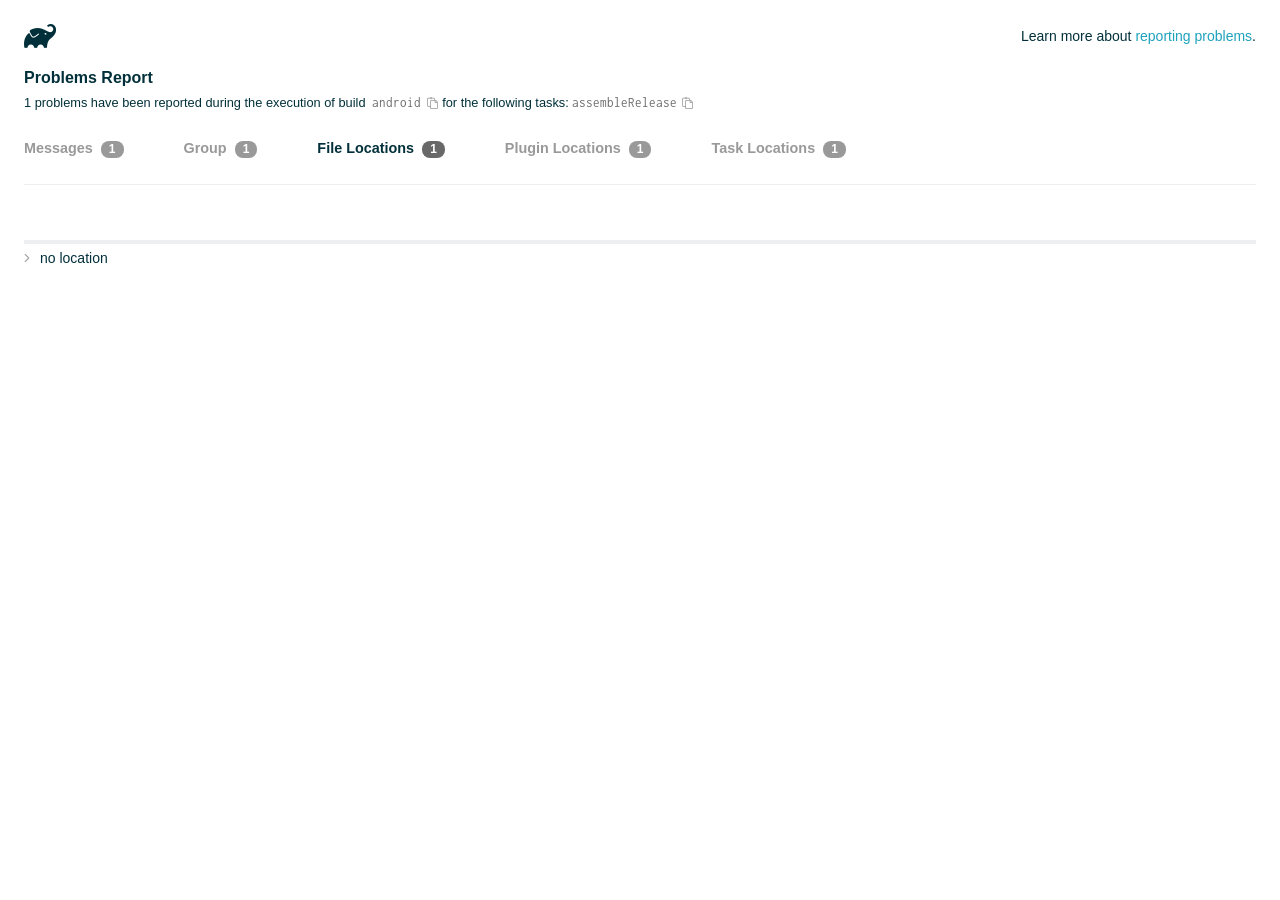
<file: android/build/reports/problems/problems-report.html>
<!DOCTYPE html>

<html lang="en">
<head>
    <!-- Required meta tags -->
    <meta charset="utf-8">
    <meta name="viewport" content="width=device-width, initial-scale=1, shrink-to-fit=no">

                    <style type="text/css">
                /*! normalize.css v7.0.0 | MIT License | github.com/necolas/normalize.css */
html {
    line-height: 1.15;
    -ms-text-size-adjust: 100%;
    -webkit-text-size-adjust: 100%
}

body {
    margin: 0
}

article, aside, footer, header, nav, section {
    display: block
}

h1 {
    font-size: 2em;
    margin: .67em 0
}

figcaption, figure, main {
    display: block
}

figure {
    margin: 1em 40px
}

hr {
    box-sizing: content-box;
    height: 0;
    overflow: visible
}

pre {
    font-family: monospace, monospace;
    font-size: 1em
}

a {
    background-color: transparent;
    -webkit-text-decoration-skip: objects
}

abbr[title] {
    border-bottom: none;
    text-decoration: underline;
    text-decoration: underline dotted
}

b, strong {
    font-weight: inherit
}

b, strong {
    font-weight: bolder
}

code, kbd, samp {
    font-family: monospace, monospace;
    font-size: 1em
}

dfn {
    font-style: italic
}

mark {
    background-color: #ff0;
    color: #000
}

small {
    font-size: 80%
}

sub, sup {
    font-size: 75%;
    line-height: 0;
    position: relative;
    vertical-align: baseline
}

sub {
    bottom: -.25em
}

sup {
    top: -.5em
}

audio, video {
    display: inline-block
}

audio:not([controls]) {
    display: none;
    height: 0
}

img {
    border-style: none
}

svg:not(:root) {
    overflow: hidden
}

button, input, optgroup, select, textarea {
    font-family: sans-serif;
    font-size: 100%;
    line-height: 1.15;
    margin: 0
}

button, input {
    overflow: visible
}

button, select {
    text-transform: none
}

[type=reset], [type=submit], button, html [type=button] {
    -webkit-appearance: button
}

[type=button]::-moz-focus-inner, [type=reset]::-moz-focus-inner, [type=submit]::-moz-focus-inner, button::-moz-focus-inner {
    border-style: none;
    padding: 0
}

[type=button]:-moz-focusring, [type=reset]:-moz-focusring, [type=submit]:-moz-focusring, button:-moz-focusring {
    outline: 1px dotted ButtonText
}

fieldset {
    padding: .35em .75em .625em
}

legend {
    box-sizing: border-box;
    color: inherit;
    display: table;
    max-width: 100%;
    padding: 0;
    white-space: normal
}

progress {
    display: inline-block;
    vertical-align: baseline
}

textarea {
    overflow: auto
}

[type=checkbox], [type=radio] {
    box-sizing: border-box;
    padding: 0
}

[type=number]::-webkit-inner-spin-button, [type=number]::-webkit-outer-spin-button {
    height: auto
}

[type=search] {
    -webkit-appearance: textfield;
    outline-offset: -2px
}

[type=search]::-webkit-search-cancel-button, [type=search]::-webkit-search-decoration {
    -webkit-appearance: none
}

::-webkit-file-upload-button {
    -webkit-appearance: button;
    font: inherit
}

details, menu {
    display: block
}

summary {
    display: list-item
}

canvas {
    display: inline-block
}

template {
    display: none
}

[hidden] {
    display: none
}

/* configuration cache styles */

.report-wrapper {
    margin: 0;
    padding: 0 24px;
}

.gradle-logo {
    width: 32px;
    height: 24px;
    background-image: url("[data-uri]");
    background-size: contain;
}

.header {
    display: flex;
    flex-wrap: wrap;
    position: fixed;
    top: 0;
    left: 0;
    width: 100%;
    padding: 24px 24px 0 24px;
    background-color: white;
    z-index: 1;
}

.learn-more {
    margin-left: auto;
    align-self: center;
    font-size: 0.875rem;
    font-weight: normal;
}

.title {
    display: flex;
    align-items: center;
    padding: 18px 0 24px 0;
    flex: 1 0 100%;
}

.content {
    font-size: 0.875rem;
    padding: 240px 0 48px;
    overflow-x: auto;
    white-space: nowrap;
}

.content ol:first-of-type {
    margin: 0;
}

.tree-btn {
    cursor: pointer;
    display: inline-block;
    width: 16px;
    height: 16px;
    background-size: contain;
    background-repeat: no-repeat;
    vertical-align: middle;
    margin-top: -0.2em;
}

.tree-btn.collapsed {
    background-image: url('data:image/svg+xml;utf8,<svg xmlns="http://www.w3.org/2000/svg" viewBox="0 0 192 512"><path d="M166.9 264.5l-117.8 116c-4.7 4.7-12.3 4.7-17 0l-7.1-7.1c-4.7-4.7-4.7-12.3 0-17L127.3 256 25.1 155.6c-4.7-4.7-4.7-12.3 0-17l7.1-7.1c4.7-4.7 12.3-4.7 17 0l117.8 116c4.6 4.7 4.6 12.3-.1 17z" fill="%23999999" stroke="%23999999"/></svg>');
}

.tree-btn.expanded {
    background-image: url('data:image/svg+xml;utf8,<svg xmlns="http://www.w3.org/2000/svg" viewBox="0 0 256 512"><path d="M119.5 326.9L3.5 209.1c-4.7-4.7-4.7-12.3 0-17l7.1-7.1c4.7-4.7 12.3-4.7 17 0L128 287.3l100.4-102.2c4.7-4.7 12.3-4.7 17 0l7.1 7.1c4.7 4.7 4.7 12.3 0 17L136.5 327c-4.7 4.6-12.3 4.6-17-.1z" fill="%23999999" stroke="%23999999"/></svg>');
}

ul .tree-btn {
    margin-right: 3px;
}

.leaf-icon {
    display: inline-block;
    width: 16px;
    height: 16px;
    background-image: url('data:image/svg+xml;utf8,<svg xmlns="http://www.w3.org/2000/svg" viewBox="0 0 256 512"><path d="M32 256 H224" stroke="%23999999" stroke-width="48" stroke-linecap="round"/></svg>');
    background-size: contain;
    background-repeat: no-repeat;
    vertical-align: middle;
    margin-top: -0.2em;
}

.invisible-text {
    user-select: all; /* Allow the text to be selectable */
    color: transparent; /* Hide the text */
    text-indent: -9999px; /* Move the text out of view */
    position: relative;
    white-space: pre; /* Preserve meaningful whitespace in the invisible text for copying */
}

.text-for-copy {
    display: inline-block;
}

.enum-icon {
    display: inline-block;
    width: 16px;
    height: 16px;
    background-image: url('data:image/svg+xml;utf8,<svg xmlns="http://www.w3.org/2000/svg" viewBox="0 0 1024 1024"><circle cx="512" cy="512" r="200" /></svg>');
    background-size: contain;
    background-repeat: no-repeat;
    vertical-align: middle;
    margin-inline-start: 0.5ex;
    margin-inline-end: 0.5ex;
    margin-top: -0.2em;
}

.error-icon {
    display: inline-block;
    width: 16px;
    height: 16px;
    background-image: url('data:image/svg+xml;utf8,<svg xmlns="http://www.w3.org/2000/svg" viewBox="0 0 320 512"><path d="M193.94 256L296.5 153.44l21.15-21.15c3.12-3.12 3.12-8.19 0-11.31l-22.63-22.63c-3.12-3.12-8.19-3.12-11.31 0L160 222.06 36.29 98.34c-3.12-3.12-8.19-3.12-11.31 0L2.34 120.97c-3.12 3.12-3.12 8.19 0 11.31L126.06 256 2.34 379.71c-3.12 3.12-3.12 8.19 0 11.31l22.63 22.63c3.12 3.12 8.19 3.12 11.31 0L160 289.94 262.56 392.5l21.15 21.15c3.12 3.12 8.19 3.12 11.31 0l22.63-22.63c3.12-3.12 3.12-8.19 0-11.31L193.94 256z" fill="%23FC461E" stroke="%23FC461E"/></svg>');
    background-size: contain;
    background-repeat: no-repeat;
    vertical-align: middle;
    margin-inline-start: 0.5ex;
    margin-inline-end: 0.5ex;
    margin-top: -0.2em;
}

.advice-icon {
    display: inline-block;
    width: 16px;
    height: 16px;
    background-image: url('data:image/svg+xml;utf8,<svg width="800px" height="800px" viewBox="-4.93 0 122.88 122.88" version="1.1" id="Layer_1" xmlns="http://www.w3.org/2000/svg" xmlns:xlink="http://www.w3.org/1999/xlink"  style="enable-background:new 0 0 113.01 122.88" xml:space="preserve"><g><path d="M44.13,102.06c-1.14,0.03-2.14-0.81-2.3-1.96c-0.17-1.2,0.64-2.31,1.82-2.54c-1.3-7.37-4.85-11.43-8.6-15.72 c-2.92-3.34-5.95-6.81-8.34-11.92c-2.35-5.03-3.64-10.23-3.6-15.63c0.05-5.4,1.42-10.96,4.4-16.71c0.02-0.04,0.04-0.07,0.06-0.11 l0,0c3.91-6.62,9.38-11.04,15.47-13.52c5.11-2.09,10.66-2.8,16.1-2.3c5.42,0.5,10.73,2.2,15.37,4.94 c5.9,3.49,10.75,8.67,13.42,15.21c1.44,3.54,2.42,7.49,2.54,11.82c0.12,4.31-0.62,8.96-2.61,13.88 c-2.66,6.59-6.18,10.68-9.47,14.51c-3.03,3.53-5.85,6.81-7.42,11.84c0.89,0.21,1.59,0.94,1.73,1.9c0.17,1.24-0.7,2.39-1.94,2.56 l-0.77,0.11c-0.14,1.09-0.23,2.26-0.27,3.51l0.25-0.04c1.24-0.17,2.39,0.7,2.56,1.94c0.17,1.24-0.7,2.39-1.94,2.56l-0.78,0.11 c0.01,0.15,0.02,0.3,0.03,0.45l0,0c0.07,0.88,0.08,1.73,0.03,2.54l0.13-0.02c1.25-0.15,2.38,0.74,2.54,1.98 c0.15,1.25-0.74,2.38-1.98,2.54l-1.68,0.21c-1.2,3.11-3.34,5.48-5.87,6.94c-1.74,1.01-3.67,1.59-5.61,1.71 c-1.97,0.12-3.96-0.25-5.78-1.13c-2.08-1.02-3.94-2.71-5.29-5.14c-0.65-0.33-1.13-0.97-1.23-1.75c-0.04-0.31-0.01-0.61,0.07-0.89 c-0.39-1.16-0.68-2.43-0.87-3.83l-0.07,0.01c-1.24,0.17-2.39-0.7-2.56-1.94c-0.17-1.24,0.7-2.39,1.94-2.56l0.54-0.08 C44.19,104.32,44.18,103.16,44.13,102.06L44.13,102.06z M2.18,58.86C1.01,58.89,0.04,57.98,0,56.81c-0.04-1.17,0.88-2.14,2.05-2.18 l8.7-0.3c1.17-0.04,2.14,0.88,2.18,2.05c0.04,1.17-0.88,2.14-2.05,2.18L2.18,58.86L2.18,58.86z M110.68,50.25 c1.16-0.12,2.2,0.73,2.32,1.89c0.12,1.16-0.73,2.2-1.89,2.32l-8.66,0.91c-1.16,0.12-2.2-0.73-2.32-1.89 c-0.12-1.16,0.73-2.2,1.89-2.32L110.68,50.25L110.68,50.25z M94.91,14.78c0.65-0.97,1.96-1.23,2.93-0.58 c0.97,0.65,1.23,1.96,0.58,2.93l-4.84,7.24c-0.65,0.97-1.96,1.23-2.93,0.58c-0.97-0.65-1.23-1.96-0.58-2.93L94.91,14.78 L94.91,14.78z M57.63,2.06c0.03-1.17,1-2.09,2.16-2.06c1.17,0.03,2.09,1,2.06,2.16l-0.22,8.7c-0.03,1.17-1,2.09-2.16,2.06 c-1.17-0.03-2.09-1-2.06-2.16L57.63,2.06L57.63,2.06z M13.88,15.53c-0.86-0.8-0.9-2.14-0.11-2.99c0.8-0.86,2.14-0.9,2.99-0.11 l6.37,5.94c0.86,0.8,0.9,2.14,0.11,2.99c-0.8,0.86-2.14,0.9-2.99,0.11L13.88,15.53L13.88,15.53z M47.88,96.95l18.49-2.63 c1.59-6.7,5.05-10.73,8.8-15.08c3.08-3.58,6.36-7.4,8.76-13.34c1.76-4.35,2.41-8.43,2.31-12.19c-0.1-3.75-0.96-7.21-2.24-10.34 c-2.3-5.63-6.51-10.11-11.65-13.15c-4.11-2.43-8.8-3.94-13.59-4.37c-4.77-0.44-9.64,0.19-14.13,2.02 c-5.26,2.15-9.99,5.97-13.39,11.72c-2.64,5.12-3.86,10.02-3.9,14.73c-0.04,4.74,1.11,9.33,3.2,13.8c2.13,4.56,4.97,7.8,7.69,10.92 C42.47,83.9,46.48,88.49,47.88,96.95L47.88,96.95z M65.62,99.02l-17.27,2.45c0.05,1.1,0.07,2.25,0.05,3.47l17.05-2.42 C65.47,101.29,65.52,100.12,65.62,99.02L65.62,99.02z M48.49,109.52c0.12,0.92,0.3,1.76,0.53,2.54l16.55-2.04 c0.11-0.86,0.13-1.77,0.05-2.74l0,0l0-0.02l-0.01-0.17L48.49,109.52L48.49,109.52z M51.37,116.36c0.64,0.67,1.35,1.19,2.1,1.55 c1.15,0.56,2.42,0.79,3.67,0.72c1.29-0.08,2.57-0.47,3.74-1.15c1.1-0.64,2.09-1.53,2.88-2.65L51.37,116.36L51.37,116.36z"/></g></svg>');
    background-size: contain;
    background-repeat: no-repeat;
    vertical-align: middle;
    margin-inline-start: 0.5ex;
    margin-inline-end: 0.5ex;
    margin-top: -0.2em;
}

.warning-icon {
    display: inline-block;
    width: 13px;
    height: 13px;
    background-image: url('data:image/svg+xml;utf8,<svg xmlns="http://www.w3.org/2000/svg" viewBox="0 0 576 512"><path d="M270.2 160h35.5c3.4 0 6.1 2.8 6 6.2l-7.5 196c-.1 3.2-2.8 5.8-6 5.8h-20.5c-3.2 0-5.9-2.5-6-5.8l-7.5-196c-.1-3.4 2.6-6.2 6-6.2zM288 388c-15.5 0-28 12.5-28 28s12.5 28 28 28 28-12.5 28-28-12.5-28-28-28zm281.5 52L329.6 24c-18.4-32-64.7-32-83.2 0L6.5 440c-18.4 31.9 4.6 72 41.6 72H528c36.8 0 60-40 41.5-72zM528 480H48c-12.3 0-20-13.3-13.9-24l240-416c6.1-10.6 21.6-10.7 27.7 0l240 416c6.2 10.6-1.5 24-13.8 24z" fill="%23DEAD22" stroke="%23DEAD22"/></svg>');
    background-size: contain;
    background-repeat: no-repeat;
    vertical-align: middle;
    margin-inline-start: 0.3ex;
    margin-inline-end: 1.1ex;
    margin-top: -0.1em;
}

.documentation-button {
    cursor: pointer;
    display: inline-block;
    width: 13px;
    height: 13px;
    background-image: url('data:image/svg+xml;utf8,<svg xmlns="http://www.w3.org/2000/svg" viewBox="0 0 512 512"><path d="M256 340c-15.464 0-28 12.536-28 28s12.536 28 28 28 28-12.536 28-28-12.536-28-28-28zm7.67-24h-16c-6.627 0-12-5.373-12-12v-.381c0-70.343 77.44-63.619 77.44-107.408 0-20.016-17.761-40.211-57.44-40.211-29.144 0-44.265 9.649-59.211 28.692-3.908 4.98-11.054 5.995-16.248 2.376l-13.134-9.15c-5.625-3.919-6.86-11.771-2.645-17.177C185.658 133.514 210.842 116 255.67 116c52.32 0 97.44 29.751 97.44 80.211 0 67.414-77.44 63.849-77.44 107.408V304c0 6.627-5.373 12-12 12zM256 40c118.621 0 216 96.075 216 216 0 119.291-96.61 216-216 216-119.244 0-216-96.562-216-216 0-119.203 96.602-216 216-216m0-32C119.043 8 8 119.083 8 256c0 136.997 111.043 248 248 248s248-111.003 248-248C504 119.083 392.957 8 256 8z" fill="%23999999" stroke="%23999999"/></svg>');
    background-size: contain;
    background-repeat: no-repeat;
    vertical-align: middle;
    margin-inline-start: 0.5ex;
    margin-inline-end: 0.5ex;
    margin-top: -0.2em;
}

.documentation-button::selection {
    color: transparent;
}

.documentation-button:hover {
    color: transparent;
}

.copy-button {
    cursor: pointer;
    display: inline-block;
    width: 12px;
    height: 12px;
    background-image: url('data:image/svg+xml;utf8,<svg xmlns="http://www.w3.org/2000/svg" viewBox="0 0 448 512"><path d="M433.941 193.941l-51.882-51.882A48 48 0 0 0 348.118 128H320V80c0-26.51-21.49-48-48-48h-66.752C198.643 13.377 180.858 0 160 0s-38.643 13.377-45.248 32H48C21.49 32 0 53.49 0 80v288c0 26.51 21.49 48 48 48h80v48c0 26.51 21.49 48 48 48h224c26.51 0 48-21.49 48-48V227.882a48 48 0 0 0-14.059-33.941zm-22.627 22.627a15.888 15.888 0 0 1 4.195 7.432H352v-63.509a15.88 15.88 0 0 1 7.431 4.195l51.883 51.882zM160 30c9.941 0 18 8.059 18 18s-8.059 18-18 18-18-8.059-18-18 8.059-18 18-18zM48 384c-8.822 0-16-7.178-16-16V80c0-8.822 7.178-16 16-16h66.752c6.605 18.623 24.389 32 45.248 32s38.643-13.377 45.248-32H272c8.822 0 16 7.178 16 16v48H176c-26.51 0-48 21.49-48 48v208H48zm352 96H176c-8.822 0-16-7.178-16-16V176c0-8.822 7.178-16 16-16h144v72c0 13.2 10.8 24 24 24h72v208c0 8.822-7.178 16-16 16z" fill="%23999999" stroke="%23999999"/></svg>');
    background-size: contain;
    background-repeat: no-repeat;
    vertical-align: middle;
    margin-inline-start: 0.5ex;
    margin-top: -0.2em;
}

.groups{
    display: flex;
    border-bottom: 1px solid #EDEEEF;
    flex: 1 0 100%;
}

.uncategorized {
    display: flex;
    border-top: 4px solid #EDEEEF;
    flex: 1 0 100%;
}

.group-selector {
    padding: 0 52px 24px 0;
    font-size: 0.9rem;
    font-weight: bold;
    color: #999999;
    cursor: pointer;
}

.group-selector__count {
    margin: 0 8px;
    border-radius: 8px;
    background-color: #999;
    color: #fff;
    padding: 1px 8px 2px;
    font-size: 0.75rem;
}

.group-selector--active {
    color: #02303A;
    cursor: auto;
}

.group-selector--active .group-selector__count {
    background-color: #686868;
}

.group-selector--disabled {
    cursor: not-allowed;
}

.accordion-header {
    cursor: pointer;
}

.container {
    padding-left: 0.5em;
    padding-right: 0.5em;
}

.stacktrace {
    border-radius: 4px;
    overflow-x: auto;
    padding: 0.5rem;
    margin-bottom: 0;
    min-width: 1000px;
}

/* Lato (bold, regular) */
@font-face {
    font-display: swap;
    font-family: Lato;
    font-weight: 500;
    font-style: normal;
    src: url("https://assets.gradle.com/lato/fonts/lato-semibold/lato-semibold.woff2") format("woff2"),
    url("https://assets.gradle.com/lato/fonts/lato-semibold/lato-semibold.woff") format("woff");
}

@font-face {
    font-display: swap;
    font-family: Lato;
    font-weight: bold;
    font-style: normal;
    src: url("https://assets.gradle.com/lato/fonts/lato-bold/lato-bold.woff2") format("woff2"),
    url("https://assets.gradle.com/lato/fonts/lato-bold/lato-bold.woff") format("woff");
}

* {
    -webkit-box-sizing: border-box;
    -moz-box-sizing: border-box;
    box-sizing: border-box;
}

html,
body {
    margin: 0;
    padding: 0;
}

html {
    font-family: "Lato", "Helvetica Neue", Arial, sans-serif;
    font-size: 16px;
    font-weight: 400;
    line-height: 1.5;
}

body {
    color: #02303A;
    background-color: #ffffff;
    -webkit-text-size-adjust: 100%;
    -ms-text-size-adjust: 100%;
    -webkit-font-smoothing: antialiased;
}


/* typography */
h1, h2, h3, h4, h5, h6 {
    color: #02303A;
    text-rendering: optimizeLegibility;
    margin: 0;
}

h1 {
    font-size: 1rem;
}

h2 {
    font-size: 0.9rem;
}

h3 {
    font-size: 1.125rem;
}

h4, h5, h6 {
    font-size: 0.875rem;
}

h1 code {
    font-weight: bold;
}

ul, ol, dl {
    list-style-position: outside;
    line-height: 1.6;
    padding: 0;
    margin: 0 0 0 20px;
    list-style-type: none;
}

li {
    line-height: 2;
}

a {
    color: #1DA2BD;
    text-decoration: none;
    transition: all 0.3s ease, visibility 0s;
}

a:hover {
    color: #35c1e4;
}

/* code */
code, pre {
    font-family: Inconsolata, Monaco, "Courier New", monospace;
    font-style: normal;
    font-variant-ligatures: normal;
    font-variant-caps: normal;
    font-variant-numeric: normal;
    font-variant-east-asian: normal;
    font-weight: normal;
    font-stretch: normal;
    color: #686868;
}

*:not(pre) > code {
    letter-spacing: 0;
    padding: 0.1em 0.5ex;
    text-rendering: optimizeSpeed;
    word-spacing: -0.15em;
    word-wrap: break-word;
}

pre {
    font-size: 0.75rem;
    line-height: 1.8;
    margin-top: 0;
    margin-bottom: 1.5em;
    padding: 1rem;
}

pre code {
    background-color: transparent;
    color: inherit;
    line-height: 1.8;
    font-size: 100%;
    padding: 0;
}

a code {
    color: #1BA8CB;
}

pre.code, pre.programlisting, pre.screen, pre.tt {
    background-color: #f7f7f8;
    border-radius: 4px;
    font-size: 1em;
    line-height: 1.45;
    margin-bottom: 1.25em;
    overflow-x: auto;
    padding: 1rem;
}

li em, p em {
    padding: 0 1px;
}

code em, tt em {
    text-decoration: none;
}

code + .copy-button {
    margin-inline-start: 0.2ex;
}

.java-exception {
    font-size: 0.75rem;
    padding-left: 24px;
}

.java-exception ul {
    margin: 0;
    line-height: inherit;
}

.java-exception code {
    white-space: pre;
}

.java-exception-part-toggle {
    user-select: none;
    cursor: pointer;
    border-radius: 2px;
    padding: 0.1em 0.2em;
    background: azure;
    color: #686868;
}

                </style>
    <!-- Inconsolata is used as a default monospace font in the report. -->
    <link rel="stylesheet" href="https://fonts.googleapis.com/css?family=Inconsolata:400,700" />

    <title>Gradle Configuration Cache</title>
</head>
<body>

<div id="playground"></div>

<div class="report" id="report">
    Loading...
</div>

<script type="text/javascript">
function configurationCacheProblems() { return (
// begin-report-data
{"diagnostics":[{"locations":[{"pluginId":"kotlin-android"}],"problem":[{"text":"Deprecated 'org.jetbrains.kotlin.android' plugin usage"}],"severity":"WARNING","problemDetails":[{"text":"The 'org.jetbrains.kotlin.android' plugin in project ':app' is no longer required for Kotlin support since AGP 9.0."}],"contextualLabel":"Deprecated 'org.jetbrains.kotlin.android' plugin usage","documentationLink":"https://kotl.in/gradle/agp-built-in-kotlin","problemId":[{"name":"kgp:deprecation","displayName":"Kotlin Gradle Plugin Deprecation"},{"name":"kotlin","displayName":"Kotlin"},{"name":"deprecated-kotlin-android-plugin","displayName":"Deprecated 'org.jetbrains.kotlin.android' plugin usage"}],"solutions":[[{"text":"Remove both `android.builtInKotlin=true` and `android.newDsl=false` from `gradle.properties`, then migrate to built-in Kotlin."}]]}],"problemsReport":{"totalProblemCount":1,"buildName":"android","requestedTasks":"assembleRelease","documentationLink":"https://docs.gradle.org/9.1.0/userguide/reporting_problems.html","documentationLinkCaption":"Problem report","summaries":[]}}
// end-report-data
);}
</script>
                <script type="text/javascript">
                !function(n,t){"object"==typeof exports&&"object"==typeof module?module.exports=t():"function"==typeof define&&define.amd?define([],t):"object"==typeof exports?exports["configuration-cache-report"]=t():n["configuration-cache-report"]=t()}(this,(()=>(({70:function(){void 0===ArrayBuffer.isView&&(ArrayBuffer.isView=function(n){return null!=n&&null!=n.__proto__&&n.__proto__.__proto__===Int8Array.prototype.__proto__}),void 0===Math.imul&&(Math.imul=function(n,t){return(4294901760&n)*(65535&t)+(65535&n)*(0|t)|0}),this["configuration-cache-report"]=function(n){"use strict";var t,r,i,e,u,o,f,s,c,a,h,l,_,v,d,g,w,b,p,m,k,q,y,B,C,x,j,P,I,S,z,T,E,L,N,A,M,F,D,O,R,H,$,G,U,V,Q,Z,Y,W,K,X,J,nn,tn,rn,en,un,on,fn,sn,cn,an,hn,ln,_n,vn,dn,gn,wn,bn,pn,mn,kn,qn,yn,Bn,Cn,xn,jn,Pn,In,Sn,zn,Tn,En,Ln,Nn,An,Mn=Math.imul,Fn=ArrayBuffer.isView;function Dn(n,t){if(!(t>=0))throw _u(ce("Requested element count "+t+" is less than zero."));return function(n,t){if(!(t>=0))throw _u(ce("Requested element count "+t+" is less than zero."));if(0===t)return Ct();if(t>=n.length)return function(n){switch(n.length){case 0:return Ct();case 1:return qr(n[0]);default:return function(n){return Hr(function(n){return new It(n,!1)}(n))}(n)}}(n);if(1===t)return qr(n[0]);var r=0,i=Rr(),e=0,u=n.length;n:for(;e<u;){var o=n[e];if(e=e+1|0,i.d(o),(r=r+1|0)===t)break n}return i}(n,rt(n.length-t|0,0))}function On(n,t,r,i,e,u,o){return t=t===A?", ":t,r=r===A?"":r,i=i===A?"":i,e=e===A?-1:e,u=u===A?"...":u,o=o===A?null:o,function(n,t,r,i,e,u,o,f){r=r===A?", ":r,i=i===A?"":i,e=e===A?"":e,u=u===A?-1:u,o=o===A?"...":o,f=f===A?null:f,t.e(i);var s=0,c=0,a=n.length;n:for(;c<a;){var h=n[c];if(c=c+1|0,(s=s+1|0)>1&&t.e(r),!(u<0||s<=u))break n;Jt(t,h,f)}return u>=0&&s>u&&t.e(o),t.e(e),t}(n,Bi(),t,r,i,e,u,o).toString()}function Rn(n){return n.length-1|0}function Hn(n,t){if(null==t){var r=0,i=n.length-1|0;if(r<=i)do{var e=r;if(r=r+1|0,null==n[e])return e}while(r<=i)}else{var u=0,o=n.length-1|0;if(u<=o)do{var f=u;if(u=u+1|0,le(t,n[f]))return f}while(u<=o)}return-1}function $n(n,t,r,i,e,u,o){return t=t===A?", ":t,r=r===A?"":r,i=i===A?"":i,e=e===A?-1:e,u=u===A?"...":u,o=o===A?null:o,Gn(n,Bi(),t,r,i,e,u,o).toString()}function Gn(n,t,r,i,e,u,o,f){r=r===A?", ":r,i=i===A?"":i,e=e===A?"":e,u=u===A?-1:u,o=o===A?"...":o,f=f===A?null:f,t.e(i);var s=0,c=n.f();n:for(;c.g();){var a=c.h();if((s=s+1|0)>1&&t.e(r),!(u<0||s<=u))break n;Jt(t,a,f)}return u>=0&&s>u&&t.e(o),t.e(e),t}function Un(n){if(n.i())throw xu("List is empty.");return n.j(0)}function Vn(n){return new tt(n)}function Qn(n){if(Ke(n,Di)){var t;switch(n.k()){case 0:t=Ct();break;case 1:t=qr(Ke(n,Fi)?n.j(0):n.f().h());break;default:t=Zn(n)}return t}return xt(Xn(n))}function Zn(n){return Hr(n)}function Yn(n){if(Ke(n,Di)&&n.k()<=1)return Qn(n);var t=Xn(n);return function(n){var t=(n.k()/2|0)-1|0;if(t<0)return br();var r=jt(n),i=0;if(i<=t)do{var e=i;i=i+1|0;var u=n.j(e);n.f4(e,n.j(r)),n.f4(r,u),r=r-1|0}while(e!==t)}(t),t}function Wn(n,t){if(!(t>=0))throw _u(ce("Requested element count "+t+" is less than zero."));return function(n,t){if(!(t>=0))throw _u(ce("Requested element count "+t+" is less than zero."));if(0===t)return Ct();if(Ke(n,Di)){if(t>=n.k())return Qn(n);if(1===t)return qr(function(n){if(Ke(n,Fi))return Un(n);var t=n.f();if(!t.g())throw xu("Collection is empty.");return t.h()}(n))}var r=0,i=Rr(),e=n.f();n:for(;e.g();){var u=e.h();if(i.d(u),(r=r+1|0)===t)break n}return xt(i)}(n,rt(n.k()-t|0,0))}function Kn(n,t){if(!(t>=0))throw _u(ce("Requested element count "+t+" is less than zero."));if(0===t)return Ct();var r=n.k();if(t>=r)return Qn(n);if(1===t)return qr(Jn(n));var i=Rr();if(Ke(n,bi)){var e=r-t|0;if(e<r)do{var u=e;e=e+1|0,i.d(n.j(u))}while(e<r)}else for(var o=n.l(r-t|0);o.g();){var f=o.h();i.d(f)}return i}function Xn(n){return Ke(n,Di)?Zn(n):nt(n,Or())}function Jn(n){if(n.i())throw xu("List is empty.");return n.j(jt(n))}function nt(n,t){for(var r=n.f();r.g();){var i=r.h();t.d(i)}return t}function tt(n){this.n_1=n}function rt(n,t){return n<t?t:n}function it(n,t){return n>t?t:n}function et(n,t){return Kt().q(n,t,-1)}function ut(n,t){return new Ft(n,t)}function ot(n){var t=n.f();if(!t.g())return Ct();var r=t.h();if(!t.g())return qr(r);var i=Or();for(i.d(r);t.g();)i.d(t.h());return i}function ft(n){this.r_1=n}function st(n,t){this.s_1=n,this.t_1=t}function ct(){}function at(n){this.x_1=n,this.w_1=0}function ht(n,t){this.a1_1=n,at.call(this,n),_t().b1(t,this.a1_1.k()),this.w_1=t}function lt(){t=this}function _t(){return null==t&&new lt,t}function vt(){_t(),ct.call(this)}function dt(n){this.h1_1=n}function gt(n,t){return t===n?"(this Map)":Vi(t)}function wt(n,t){var r;n:{for(var i=n.o().f();i.g();){var e=i.h();if(le(e.j1(),t)){r=e;break n}}r=null}return r}function bt(){r=this}function pt(){return null==r&&new bt,r}function mt(n){this.q1_1=n,ct.call(this)}function kt(){pt(),this.n1_1=null,this.o1_1=null}function qt(){i=this}function yt(){return null==i&&new qt,i}function Bt(n){return n.length>0?ou(n):Ct()}function Ct(){return null==e&&new Pt,e}function xt(n){switch(n.k()){case 0:return Ct();case 1:return qr(n.j(0));default:return n}}function jt(n){return n.k()-1|0}function Pt(){e=this,this.z1_1=new ke(-1478467534,-1720727600)}function It(n,t){this.b2_1=n,this.c2_1=t}function St(){u=this}function zt(){return null==u&&new St,u}function Tt(n,t){return Ke(n,Di)?n.k():t}function Et(n,t){if(Ke(t,Di))return n.m(t);for(var r=!1,i=t.f();i.g();){var e=i.h();n.d(e)&&(r=!0)}return r}function Lt(){}function Nt(n,t){this.h2_1=n,this.g2_1=n.i2_1.l(function(n,t){if(!(0<=t&&t<=n.k()))throw du("Position index "+t+" must be in range ["+Ve(0,n.k())+"].");return n.k()-t|0}(n,t))}function At(n){vt.call(this),this.i2_1=n}function Mt(n){this.k2_1=n,this.j2_1=n.l2_1.f()}function Ft(n,t){this.l2_1=n,this.m2_1=t}function Dt(n){for(;n.n2_1.g();){var t=n.n2_1.h();if(n.q2_1.t2_1(t)===n.q2_1.s2_1)return n.p2_1=t,n.o2_1=1,br()}n.o2_1=0}function Ot(n){this.q2_1=n,this.n2_1=n.r2_1.f(),this.o2_1=-1,this.p2_1=null}function Rt(n,t,r){t=t===A||t,this.r2_1=n,this.s2_1=t,this.t2_1=r}function Ht(){return null==o&&new $t,o}function $t(){o=this,this.u2_1=new ke(1993859828,793161749)}function Gt(n,t,r){return Ut(Ut(n,r)-Ut(t,r)|0,r)}function Ut(n,t){var r=n%t|0;return r>=0?r:r+t|0}function Vt(){f=this,this.p_1=new Zt(1,0)}function Qt(){return null==f&&new Vt,f}function Zt(n,t){Qt(),Xt.call(this,n,t,1)}function Yt(n,t,r){Lt.call(this),this.d3_1=r,this.e3_1=t,this.f3_1=this.d3_1>0?n<=t:n>=t,this.g3_1=this.f3_1?n:this.e3_1}function Wt(){s=this}function Kt(){return null==s&&new Wt,s}function Xt(n,t,r){if(Kt(),0===r)throw _u("Step must be non-zero.");if(r===mr().MIN_VALUE)throw _u("Step must be greater than Int.MIN_VALUE to avoid overflow on negation.");this.z2_1=n,this.a3_1=function(n,t,r){var i;if(r>0)i=n>=t?t:t-Gt(t,n,r)|0;else{if(!(r<0))throw _u("Step is zero.");i=n<=t?t:t+Gt(n,t,0|-r)|0}return i}(n,t,r),this.b3_1=r}function Jt(n,t,r){null!=r?n.e(r(t)):null==t||nu(t)?n.e(t):t instanceof Mi?n.i3(t.h3_1):n.e(Vi(t))}function nr(n,t,r){if(n===t)return!0;if(!(r=r!==A&&r))return!1;var i=xi(n),e=xi(t);return i===e||le(new Mi(ne(Li(i).toLowerCase(),0)),new Mi(ne(Li(e).toLowerCase(),0)))}function tr(n){return re(n)-1|0}function rr(n,t,r,i){return r=r===A?0:r,(i=i!==A&&i)||"string"!=typeof n?ir(n,t,r,re(n),i):n.indexOf(t,r)}function ir(n,t,r,i,e,u){var o=(u=u!==A&&u)?et(it(r,tr(n)),rt(i,0)):Ve(rt(r,0),it(i,re(n)));if("string"==typeof n&&"string"==typeof t){var f=o.z2_1,s=o.a3_1,c=o.b3_1;if(c>0&&f<=s||c<0&&s<=f)do{var a=f;if(f=f+c|0,Ti(t,0,n,a,re(t),e))return a}while(a!==s)}else{var h=o.z2_1,l=o.a3_1,_=o.b3_1;if(_>0&&h<=l||_<0&&l<=h)do{var v=h;if(h=h+_|0,fr(t,0,n,v,re(t),e))return v}while(v!==l)}return-1}function er(n){var t=0,r=re(n)-1|0,i=!1;n:for(;t<=r;){var e=ji(ne(n,i?r:t));if(i){if(!e)break n;r=r-1|0}else e?t=t+1|0:i=!0}return ie(n,t,r+1|0)}function ur(n,t){return ce(ie(n,t.y2(),t.c3()+1|0))}function or(n,t,r,i,e){r=r===A?0:r,i=i!==A&&i,sr(e=e===A?0:e);var u,o,f=ou(t);return new hr(n,r,e,(u=f,o=i,function(n,t){var r=function(n,t,r,i){if(!i&&1===t.k()){var e=function(n){if(Ke(n,Fi))return function(n){var t;switch(n.k()){case 0:throw xu("List is empty.");case 1:t=n.j(0);break;default:throw _u("List has more than one element.")}return t}(n);var t=n.f();if(!t.g())throw xu("Collection is empty.");var r=t.h();if(t.g())throw _u("Collection has more than one element.");return r}(t),u=rr(n,e,r);return u<0?null:_r(u,e)}var o=Ve(rt(r,0),re(n));if("string"==typeof n){var f=o.z2_1,s=o.a3_1,c=o.b3_1;if(c>0&&f<=s||c<0&&s<=f)do{var a,h=f;f=f+c|0;n:{for(var l=t.f();l.g();){var _=l.h();if(Ti(_,0,n,h,_.length,i)){a=_;break n}}a=null}if(null!=a)return _r(h,a)}while(h!==s)}else{var v=o.z2_1,d=o.a3_1,g=o.b3_1;if(g>0&&v<=d||g<0&&d<=v)do{var w,b=v;v=v+g|0;n:{for(var p=t.f();p.g();){var m=p.h();if(fr(m,0,n,b,m.length,i)){w=m;break n}}w=null}if(null!=w)return _r(b,w)}while(b!==d)}return null}(n,u,t,o);return null==r?null:_r(r.t3_1,r.u3_1.length)}))}function fr(n,t,r,i,e,u){if(i<0||t<0||t>(re(n)-e|0)||i>(re(r)-e|0))return!1;var o=0;if(o<e)do{var f=o;if(o=o+1|0,!nr(ne(n,t+f|0),ne(r,i+f|0),u))return!1}while(o<e);return!0}function sr(n){if(!(n>=0))throw _u(ce("Limit must be non-negative, but was "+n))}function cr(n){if(n.l3_1<0)n.j3_1=0,n.m3_1=null;else{var t;if(n.o3_1.r3_1>0?(n.n3_1=n.n3_1+1|0,t=n.n3_1>=n.o3_1.r3_1):t=!1,t||n.l3_1>re(n.o3_1.p3_1))n.m3_1=Ve(n.k3_1,tr(n.o3_1.p3_1)),n.l3_1=-1;else{var r=n.o3_1.s3_1(n.o3_1.p3_1,n.l3_1);if(null==r)n.m3_1=Ve(n.k3_1,tr(n.o3_1.p3_1)),n.l3_1=-1;else{var i=r.v3(),e=r.w3();n.m3_1=function(n,t){return t<=mr().MIN_VALUE?Qt().p_1:Ve(n,t-1|0)}(n.k3_1,i),n.k3_1=i+e|0,n.l3_1=n.k3_1+(0===e?1:0)|0}}n.j3_1=1}}function ar(n){this.o3_1=n,this.j3_1=-1,this.k3_1=function(n,t,r){if(0>r)throw _u("Cannot coerce value to an empty range: maximum "+r+" is less than minimum 0.");return n<0?0:n>r?r:n}(n.q3_1,0,re(n.p3_1)),this.l3_1=this.k3_1,this.m3_1=null,this.n3_1=0}function hr(n,t,r,i){this.p3_1=n,this.q3_1=t,this.r3_1=r,this.s3_1=i}function lr(n,t){this.t3_1=n,this.u3_1=t}function _r(n,t){return new lr(n,t)}function vr(){}function dr(){}function gr(){}function wr(){c=this}function br(){return null==c&&new wr,c}function pr(){a=this,this.MIN_VALUE=-2147483648,this.MAX_VALUE=2147483647,this.SIZE_BYTES=4,this.SIZE_BITS=32}function mr(){return null==a&&new pr,a}function kr(n){for(var t=[],r=n.f();r.g();)t.push(r.h());return t}function qr(n){return 0===(t=[n]).length?Or():Hr(new It(t,!0));var t}function yr(n){return n<0&&function(){throw Pu("Index overflow has happened.")}(),n}function Br(n){return void 0!==n.toArray?n.toArray():kr(n)}function Cr(n){return function(n,t){for(var r=0,i=n.length;r<i;){var e=n[r];r=r+1|0,t.d(e)}return t}(t=[n],(r=t.length,i=de(ve(ni)),function(n,t,r){Mr.call(r),ni.call(r),r.y5_1=function(n){return Kr(n,0,de(ve(Xr)))}(n)}(r,0,i),i));var t,r,i}function xr(){ct.call(this)}function jr(n){this.j4_1=n,this.h4_1=0,this.i4_1=-1}function Pr(n,t){this.n4_1=n,jr.call(this,n),_t().b1(t,this.n4_1.k()),this.h4_1=t}function Ir(){xr.call(this),this.o4_1=0}function Sr(n){this.r4_1=n}function zr(n){this.s4_1=n}function Tr(n,t){this.t4_1=n,this.u4_1=t}function Er(){Mr.call(this)}function Lr(n){this.x4_1=n,Mr.call(this)}function Nr(n){this.e5_1=n,xr.call(this)}function Ar(){kt.call(this),this.c5_1=null,this.d5_1=null}function Mr(){xr.call(this)}function Fr(){h=this;var n=Rr();n.c_1=!0,this.i5_1=n}function Dr(){return null==h&&new Fr,h}function Or(){return n=de(ve(Gr)),t=[],Gr.call(n,t),n;var n,t}function Rr(n){return t=de(ve(Gr)),r=[],Gr.call(t,r),t;var t,r}function Hr(n){return function(n,t){var r;return r=Br(n),Gr.call(t,r),t}(n,de(ve(Gr)))}function $r(n,t){return _t().e1(t,n.k()),t}function Gr(n){Dr(),Ir.call(this),this.b_1=n,this.c_1=!1}function Ur(n,t,r,i,e){if(r===i)return n;var u=(r+i|0)/2|0,o=Ur(n,t,r,u,e),f=Ur(n,t,u+1|0,i,e),s=o===t?n:t,c=r,a=u+1|0,h=r;if(h<=i)do{var l=h;if(h=h+1|0,c<=u&&a<=i){var _=o[c],v=f[a];e.compare(_,v)<=0?(s[l]=_,c=c+1|0):(s[l]=v,a=a+1|0)}else c<=u?(s[l]=o[c],c=c+1|0):(s[l]=f[a],a=a+1|0)}while(l!==i);return s}function Vr(n,t){return(3&n)-(3&t)|0}function Qr(){_=this}function Zr(n){this.n5_1=n,Er.call(this)}function Yr(n){return function(n,t){Ar.call(t),Xr.call(t),t.t5_1=n,t.u5_1=n.w5()}(new ui((null==_&&new Qr,_)),n),n}function Wr(){return Yr(de(ve(Xr)))}function Kr(n,t,r){if(Yr(r),!(n>=0))throw _u(ce("Negative initial capacity: "+n));if(!(t>=0))throw _u(ce("Non-positive load factor: "+t));return r}function Xr(){this.v5_1=null}function Jr(n,t){return Mr.call(t),ni.call(t),t.y5_1=n,t}function ni(){}function ti(n,t){var r=ii(n,n.h6_1.m5(t));if(null==r)return null;var i=r;if(null!=i&&Xe(i))return ri(i,n,t);var e=i;return n.h6_1.l5(e.j1(),t)?e:null}function ri(n,t,r){var i;n:{for(var e=0,u=n.length;e<u;){var o=n[e];if(e=e+1|0,t.h6_1.l5(o.j1(),r)){i=o;break n}}i=null}return i}function ii(n,t){var r=n.i6_1[t];return void 0===r?null:r}function ei(n){this.g6_1=n,this.z5_1=-1,this.a6_1=Object.keys(n.i6_1),this.b6_1=-1,this.c6_1=null,this.d6_1=!1,this.e6_1=-1,this.f6_1=null}function ui(n){this.h6_1=n,this.i6_1=this.k6(),this.j6_1=0}function oi(){}function fi(n){this.n6_1=n,this.l6_1=null,this.m6_1=null,this.m6_1=this.n6_1.y6_1.v6_1}function si(){v=this;var n,t=(_i(0,0,n=de(ve(vi))),n);t.x6_1=!0,this.e7_1=t}function ci(){return null==v&&new si,v}function ai(n,t,r){this.d7_1=n,Tr.call(this,t,r),this.b7_1=null,this.c7_1=null}function hi(n){this.y6_1=n,Er.call(this)}function li(){return Yr(n=de(ve(vi))),vi.call(n),n.w6_1=Wr(),n;var n}function _i(n,t,r){return Kr(n,t,r),vi.call(r),r.w6_1=Wr(),r}function vi(){ci(),this.v6_1=null,this.x6_1=!1}function di(){d=this;var n=gi(0),t=n.y5_1;(t instanceof vi?t:pe()).j5(),this.f7_1=n}function gi(n){return function(n,t){return function(n,t,r){Jr(function(n,t){return _i(n,t,de(ve(vi)))}(n,t),r),wi.call(r)}(n,0,t),t}(n,de(ve(wi)))}function wi(){null==d&&new di}function bi(){}function pi(){}function mi(n){pi.call(this),this.k7_1=n}function ki(){qi.call(this)}function qi(){pi.call(this),this.m7_1=""}function yi(){if(!w){w=!0;var n="undefined"!=typeof process&&process.versions&&!!process.versions.node;g=n?new mi(process.stdout):new ki}}function Bi(){return n=de(ve(Ci)),Ci.call(n,""),n;var n}function Ci(n){this.o7_1=void 0!==n?n:""}function xi(n){var t=Li(n).toUpperCase();return t.length>1?n:ne(t,0)}function ji(n){return function(n){return 9<=n&&n<=13||28<=n&&n<=32||160===n||n>4096&&(5760===n||8192<=n&&n<=8202||8232===n||8233===n||8239===n||8287===n||12288===n)}(n)}function Pi(){b=this,this.q7_1=new RegExp("[\\\\^$*+?.()|[\\]{}]","g"),this.r7_1=new RegExp("[\\\\$]","g"),this.s7_1=new RegExp("\\$","g")}function Ii(){return null==b&&new Pi,b}function Si(n,t){Ii(),this.v7_1=n,this.w7_1=function(n){if(Ke(n,Di)){var t;switch(n.k()){case 0:t=Ht();break;case 1:t=Cr(Ke(n,Fi)?n.j(0):n.f().h());break;default:t=nt(n,gi(n.k()))}return t}return function(n){switch(n.k()){case 0:return Ht();case 1:return Cr(n.f().h());default:return n}}(nt(n,(r=de(ve(wi)),Jr(li(),r),wi.call(r),r)));var r}(t),this.x7_1=new RegExp(n,$n(t,"","gu",A,A,A,zi)),this.y7_1=null,this.z7_1=null}function zi(n){return n.d8_1}function Ti(n,t,r,i,e,u){return fr(n,t,r,i,e,u=u!==A&&u)}function Ei(n,t){return n-t|0}function Li(n){return String.fromCharCode(n)}function Ni(){p=this,this.e8_1=0,this.f8_1=65535,this.g8_1=55296,this.h8_1=56319,this.i8_1=56320,this.j8_1=57343,this.k8_1=55296,this.l8_1=57343,this.m8_1=2,this.n8_1=16}function Ai(){return null==p&&new Ni,p}function Mi(n){Ai(),this.h3_1=n}function Fi(){}function Di(){}function Oi(){}function Ri(){}function Hi(){}function $i(){}function Gi(){m=this}function Ui(n,t){null==m&&new Gi,this.p8_1=n,this.q8_1=t}function Vi(n){var t=null==n?null:ce(n);return null==t?"null":t}function Qi(n){return new Zi(n)}function Zi(n){this.t8_1=n,this.s8_1=0}function Yi(){return Ji(),k}function Wi(){return Ji(),q}function Ki(){return Ji(),y}function Xi(){return Ji(),B}function Ji(){x||(x=!0,k=new ArrayBuffer(8),q=new Float64Array(Yi()),new Float32Array(Yi()),y=new Int32Array(Yi()),Wi()[0]=-1,B=0!==Ki()[0]?1:0,C=1-Xi()|0)}function ne(n,t){var r;if(te(n)){var i,e=n.charCodeAt(t);if(Ai(),e<0?i=!0:(Ai(),i=e>65535),i)throw _u("Invalid Char code: "+e);r=Ue(e)}else r=n.y3(t);return r}function te(n){return"string"==typeof n}function re(n){return te(n)?n.length:n.x3()}function ie(n,t,r){return te(n)?n.substring(t,r):n.z3(t,r)}function ee(n){return ce(n)}function ue(n,t){var r;switch(typeof n){case"number":r="number"==typeof t?oe(n,t):t instanceof ke?oe(n,t.w8()):fe(n,t);break;case"string":case"boolean":r=fe(n,t);break;default:r=function(n,t){return n.a4(t)}(n,t)}return r}function oe(n,t){var r;if(n<t)r=-1;else if(n>t)r=1;else if(n===t){var i;if(0!==n)i=0;else{var e=1/n;i=e===1/t?0:e<0?-1:1}r=i}else r=n!=n?t!=t?0:1:-1;return r}function fe(n,t){return n<t?-1:n>t?1:0}function se(n){if(!("kotlinHashCodeValue$"in n)){var t=4294967296*Math.random()|0,r=new Object;r.value=t,r.enumerable=!1,Object.defineProperty(n,"kotlinHashCodeValue$",r)}return n.kotlinHashCodeValue$}function ce(n){return null==n?"null":function(n){return!!Ye(n)||Fn(n)}(n)?"[...]":n.toString()}function ae(n){if(null==n)return 0;var t;switch(typeof n){case"object":t="function"==typeof n.hashCode?n.hashCode():se(n);break;case"function":t=se(n);break;case"number":t=function(n){return Ji(),(0|n)===n?Ge(n):(Wi()[0]=n,Mn(Ki()[(Ji(),C)],31)+Ki()[Xi()]|0)}(n);break;case"boolean":t=n?1:0;break;default:t=he(String(n))}return t}function he(n){var t=0,r=0,i=n.length-1|0;if(r<=i)do{var e=r;r=r+1|0;var u=n.charCodeAt(e);t=Mn(t,31)+u|0}while(e!==i);return t}function le(n,t){return null==n?null==t:null!=t&&("object"==typeof n&&"function"==typeof n.equals?n.equals(t):n!=n?t!=t:"number"==typeof n&&"number"==typeof t?n===t&&(0!==n||1/n==1/t):n===t)}function _e(n,t){null!=Error.captureStackTrace?Error.captureStackTrace(n,t):n.stack=(new Error).stack}function ve(n){return n.prototype}function de(n){return Object.create(n)}function ge(n,t,r){Error.call(n),function(n,t,r){var i=eu(Object.getPrototypeOf(n));if(!(1&i)){var e;if(null==t){var u;if(null!==t){var o=null==r?null:r.toString();u=null==o?A:o}else u=A;e=u}else e=t;n.message=e}2&i||(n.cause=r),n.name=Object.getPrototypeOf(n).constructor.name}(n,t,r)}function we(n){var t;return null==n?function(){throw Eu()}():t=n,t}function be(){throw Nu()}function pe(){throw Mu()}function me(){j=this,this.x8_1=new ke(0,-2147483648),this.y8_1=new ke(-1,2147483647),this.z8_1=8,this.a9_1=64}function ke(n,t){null==j&&new me,gr.call(this),this.u8_1=n,this.v8_1=t}function qe(){return $e(),P}function ye(){return $e(),I}function Be(){return $e(),S}function Ce(){return $e(),T}function xe(){return $e(),E}function je(n,t){if($e(),Te(n,t))return 0;var r=Ne(n),i=Ne(t);return r&&!i?-1:!r&&i?1:Ne(Ie(n,t))?-1:1}function Pe(n,t){$e();var r=n.v8_1>>>16|0,i=65535&n.v8_1,e=n.u8_1>>>16|0,u=65535&n.u8_1,o=t.v8_1>>>16|0,f=65535&t.v8_1,s=t.u8_1>>>16|0,c=0,a=0,h=0,l=0;return c=(c=c+((a=(a=a+((h=(h=h+((l=l+(u+(65535&t.u8_1)|0)|0)>>>16|0)|0)+(e+s|0)|0)>>>16|0)|0)+(i+f|0)|0)>>>16|0)|0)+(r+o|0)|0,new ke((h&=65535)<<16|(l&=65535),(c&=65535)<<16|(a&=65535))}function Ie(n,t){return $e(),Pe(n,t.e9())}function Se(n,t){if($e(),Ae(n))return qe();if(Ae(t))return qe();if(Te(n,Ce()))return Me(t)?Ce():qe();if(Te(t,Ce()))return Me(n)?Ce():qe();if(Ne(n))return Ne(t)?Se(Fe(n),Fe(t)):Fe(Se(Fe(n),t));if(Ne(t))return Fe(Se(n,Fe(t)));if(De(n,xe())&&De(t,xe()))return Oe(ze(n)*ze(t));var r=n.v8_1>>>16|0,i=65535&n.v8_1,e=n.u8_1>>>16|0,u=65535&n.u8_1,o=t.v8_1>>>16|0,f=65535&t.v8_1,s=t.u8_1>>>16|0,c=65535&t.u8_1,a=0,h=0,l=0,_=0;return l=l+((_=_+Mn(u,c)|0)>>>16|0)|0,_&=65535,h=(h=h+((l=l+Mn(e,c)|0)>>>16|0)|0)+((l=(l&=65535)+Mn(u,s)|0)>>>16|0)|0,l&=65535,a=(a=(a=a+((h=h+Mn(i,c)|0)>>>16|0)|0)+((h=(h&=65535)+Mn(e,s)|0)>>>16|0)|0)+((h=(h&=65535)+Mn(u,f)|0)>>>16|0)|0,h&=65535,a=a+(((Mn(r,c)+Mn(i,s)|0)+Mn(e,f)|0)+Mn(u,o)|0)|0,new ke(l<<16|_,(a&=65535)<<16|h)}function ze(n){return $e(),4294967296*n.v8_1+function(n){return $e(),n.u8_1>=0?n.u8_1:4294967296+n.u8_1}(n)}function Te(n,t){return $e(),n.v8_1===t.v8_1&&n.u8_1===t.u8_1}function Ee(n,t){if($e(),t<2||36<t)throw mu("radix out of range: "+t);if(Ae(n))return"0";if(Ne(n)){if(Te(n,Ce())){var r=Le(t),i=n.d9(r),e=Ie(Se(i,r),n).g9();return Ee(i,t)+e.toString(t)}return"-"+Ee(Fe(n),t)}for(var u=2===t?31:t<=10?9:t<=21?7:t<=35?6:5,o=Oe(Math.pow(t,u)),f=n,s="";;){var c=f.d9(o),a=Ie(f,Se(c,o)).g9().toString(t);if(Ae(f=c))return a+s;for(;a.length<u;)a="0"+a;s=a+s}}function Le(n){return $e(),new ke(n,n<0?-1:0)}function Ne(n){return $e(),n.v8_1<0}function Ae(n){return $e(),0===n.v8_1&&0===n.u8_1}function Me(n){return $e(),!(1&~n.u8_1)}function Fe(n){return $e(),n.e9()}function De(n,t){return $e(),je(n,t)<0}function Oe(n){if($e(),(t=n)!=t)return qe();if(n<=-0x8000000000000000)return Ce();if(n+1>=0x8000000000000000)return $e(),z;if(n<0)return Fe(Oe(-n));var t,r=4294967296;return new ke(n%r|0,n/r|0)}function Re(n,t){return $e(),je(n,t)>0}function He(n,t){return $e(),je(n,t)>=0}function $e(){L||(L=!0,P=Le(0),I=Le(1),S=Le(-1),z=new ke(-1,2147483647),T=new ke(0,-2147483648),E=Le(16777216))}function Ge(n){return n instanceof ke?n.g9():function(n){return n>2147483647?2147483647:n<-2147483648?-2147483648:0|n}(n)}function Ue(n){var t;return t=function(n){return n<<16>>16}(Ge(n)),function(n){return 65535&n}(t)}function Ve(n,t){return new Zt(n,t)}function Qe(n,t,r,i){return Ze("class",n,t,r,i,null)}function Ze(n,t,r,i,e,u){return{kind:n,simpleName:t,associatedObjectKey:r,associatedObjects:i,suspendArity:e,$kClass$:A,iid:u}}function Ye(n){return Array.isArray(n)}function We(n,t,r,i,e,u,o,f){null!=i&&(n.prototype=Object.create(i.prototype),n.prototype.constructor=n);var s=r(t,u,o,null==f?[]:f);n.$metadata$=s,null!=e&&((null!=s.iid?n:n.prototype).$imask$=function(n){for(var t=1,r=[],i=0,e=n.length;i<e;){var u=n[i];i=i+1|0;var o=t,f=u.prototype.$imask$,s=null==f?u.$imask$:f;null!=s&&(r.push(s),o=s.length);var c=u.$metadata$.iid,a=null==c?null:(l=void 0,v=1<<(31&(h=c)),(l=new Int32Array(1+(h>>5)|0))[_=h>>5]=l[_]|v,l);null!=a&&(r.push(a),o=Math.max(o,a.length)),o>t&&(t=o)}var h,l,_,v;return function(n,t){for(var r=0,i=new Int32Array(n);r<n;){for(var e=r,u=0,o=0,f=t.length;o<f;){var s=t[o];o=o+1|0,e<s.length&&(u|=s[e])}i[e]=u,r=r+1|0}return i}(t,r)}(e))}function Ke(n,t){return function(n,t){var r=n.$imask$;return null!=r&&function(n,t){var r=t>>5;if(r>n.length)return!1;var i=1<<(31&t);return!(0===(n[r]&i))}(r,t)}(n,t.$metadata$.iid)}function Xe(n){return!!Ye(n)&&!n.$type$}function Je(n){var t;switch(typeof n){case"string":case"number":case"boolean":case"function":t=!0;break;default:t=n instanceof Object}return t}function nu(n){return"string"==typeof n||Ke(n,vr)}function tu(n,t,r,i){return Ze("interface",n,t,r,i,(null==N&&(N=0),N=ru()+1|0,ru()))}function ru(){if(null!=N)return N;!function(){throw Du("lateinit property iid has not been initialized")}()}function iu(n,t,r,i){return Ze("object",n,t,r,i,null)}function eu(n){var t=n.constructor,r=null==t?null:t.$metadata$,i=null==r?null:r.errorInfo;if(null!=i)return i;var e,u=0;if(uu(n,"message")&&(u|=1),uu(n,"cause")&&(u|=2),3!==u){var o=(e=n,Object.getPrototypeOf(e));o!=Error.prototype&&(u|=eu(o))}return null!=r&&(r.errorInfo=u),u}function uu(n,t){return n.hasOwnProperty(t)}function ou(n){return new Gr(n)}function fu(n,t,r){for(var i=new Int32Array(r),e=0,u=0,o=0,f=0,s=n.length;f<s;){var c=ne(n,f);f=f+1|0;var a=t[c];if(u|=(31&a)<<o,a<32){var h=e;e=h+1|0,i[h]=u,u=0,o=0}else o=o+5|0}return i}function su(n,t){for(var r=0,i=n.length-1|0,e=-1,u=0;r<=i;)if(t>(u=n[e=(r+i|0)/2|0]))r=e+1|0;else{if(t===u)return e;i=e-1|0}return e-(t<u?1:0)|0}function cu(){M=this;var n="ABCDEFGHIJKLMNOPQRSTUVWXYZabcdefghijklmnopqrstuvwxyz0123456789+/",t=new Int32Array(128),r=0,i=re(n)-1|0;if(r<=i)do{var e=r;r=r+1|0,t[ne(n,e)]=e}while(r<=i);var u=fu("[base64]/DxENVNU+B9zCwBwBPPCkDPNnBPqDYY1R8B7FkFgTgwGgwUwmBgKwBuBScmEP/BPPPPPPrBP8B7F1B/ErBqC6B7BiBmBfQsBUwCw/KwqIwLwETPcPjQgJxFgBlBsD",t,222),o=new Int32Array(u.length),f=0,s=u.length-1|0;if(f<=s)do{var c=f;f=f+1|0,o[c]=0===c?u[c]:o[c-1|0]+u[c]|0}while(f<=s);this.h9_1=o,this.i9_1=fu("[base64]/BPPPPPPBPf4FrBjEhBpC3B5BKaWPrBOwCk/KsCuLqDHPbPxPsFtEaaqDL",t,222),this.j9_1=fu("[base64]//v+85BkwvoIsgoyI4yguI0whiwEowri4CoghsJowgqYowgm4DkwgsY/nwnzPowhmYkg6wI8yggZswikwHgxgmIoxgqYkwgk4DkxgmIkgoioBsgssoBgzgyI8g9gL8g9kI0wgwJoxgkoC0wgioFkw/[base64]//3q16B///q1qBH/qlqq9Bholqq9B1i00a1q10qD1op1HkwmigEigiy6Cptogq1Bixo1kDq7/j00B2qgoBWGFm1lz50B6s5q1+BGWhggzhwBFFhgk4//Bo2jigE8wguI8wguI8wgugUog1qoB4qjmIwwi2KgkYHHH4lBgiFWkgIWoghssMmz5smrBZ3q1y50B5sm7gzBtz1smzB5smz50BqzqtmzB5sgzqzBF2/9//5BowgoIwmnkzPkwgk4C8ys65BkgoqI0wgy6FghquZo2giY0ghiIsgh24B4ghsQ8QF/v1q1OFs0O8iCHHF1qggz/B8wg6Iznv+//B08QgohsjK0QGFk7hsQ4gB",t,222)}function au(){return null==M&&new cu,M}function hu(){F=this,this.k9_1=new Int32Array([170,186,688,704,736,837,890,7468,7544,7579,8305,8319,8336,8560,9424,11388,42652,42864,43e3,43868]),this.l9_1=new Int32Array([1,1,9,2,5,1,1,63,1,37,1,1,13,16,26,2,2,1,2,4])}function lu(){return null==F&&new hu,F}function _u(n){var t=function(n,t){return yu(n,t),vu.call(t),t}(n,de(ve(vu)));return _e(t,_u),t}function vu(){_e(this,vu)}function du(n){var t=function(n,t){return yu(n,t),gu.call(t),t}(n,de(ve(gu)));return _e(t,du),t}function gu(){_e(this,gu)}function wu(n){var t=function(n,t){return yu(n,t),bu.call(t),t}(n,de(ve(bu)));return _e(t,wu),t}function bu(){_e(this,bu)}function pu(n,t){return ge(t,n),ku.call(t),t}function mu(n){var t=pu(n,de(ve(ku)));return _e(t,mu),t}function ku(){_e(this,ku)}function qu(n){return function(n){ge(n),ku.call(n)}(n),Bu.call(n),n}function yu(n,t){return pu(n,t),Bu.call(t),t}function Bu(){_e(this,Bu)}function Cu(){var n,t=(qu(n=de(ve(ju))),ju.call(n),n);return _e(t,Cu),t}function xu(n){var t=function(n,t){return yu(n,t),ju.call(t),t}(n,de(ve(ju)));return _e(t,xu),t}function ju(){_e(this,ju)}function Pu(n){var t=function(n,t){return yu(n,t),Iu.call(t),t}(n,de(ve(Iu)));return _e(t,Pu),t}function Iu(){_e(this,Iu)}function Su(){var n,t=(qu(n=de(ve(Tu))),Tu.call(n),n);return _e(t,Su),t}function zu(n){var t=function(n,t){return yu(n,t),Tu.call(t),t}(n,de(ve(Tu)));return _e(t,zu),t}function Tu(){_e(this,Tu)}function Eu(){var n,t=(qu(n=de(ve(Lu))),Lu.call(n),n);return _e(t,Eu),t}function Lu(){_e(this,Lu)}function Nu(){var n,t=(qu(n=de(ve(Au))),Au.call(n),n);return _e(t,Nu),t}function Au(){_e(this,Au)}function Mu(){var n,t=(qu(n=de(ve(Fu))),Fu.call(n),n);return _e(t,Mu),t}function Fu(){_e(this,Fu)}function Du(n){var t=function(n,t){return yu(n,t),Ou.call(t),t}(n,de(ve(Ou)));return _e(t,Du),t}function Ou(){_e(this,Ou)}function Ru(n,t){var r,i=n.className;return(r="(^|.*\\s+)"+t+"($|\\s+.*)",function(n,t){return Si.call(t,n,Ht()),t}(r,de(ve(Si)))).a8(i)}function Hu(n,t){this.o9_1=n,this.p9_1=t}function $u(n){this.q9_1=n}function Gu(n,t,r){var i,e=Gf(),u=ro(),o=$f().ga(t),f=ro();if(0===re(r))i=Of();else{var s=n.ia_1,c=null==s?null:new $u(s).v9(r,"Copy reference to the clipboard");i=null==c?Of():c}return e.ja([u,o,f,i])}function Uu(n){n=n===A?null:n,this.ia_1=n}function Vu(n,t,r){to.call(this),this.ma_1=n,this.na_1=t,this.oa_1=r}function Qu(n,t){this.ra_1=n,this.sa_1=t}function Zu(n,t){to.call(this),this.va_1=n,this.wa_1=t}function Yu(n,t){to.call(this),this.xa_1=n,this.ya_1=t}function Wu(n){to.call(this),this.za_1=n}function Ku(n){to.call(this),this.ab_1=n}function Xu(n){to.call(this),this.bb_1=n}function Ju(n,t){to.call(this),this.cb_1=n,this.db_1=t}function no(n){to.call(this),this.eb_1=n}function to(){}function ro(){return so(),D}function io(){return so(),O}function eo(){return so(),R}function uo(){return so(),H}function oo(n){return so(),Gf().fb(us(fo),n)}function fo(n){return so(),n.gb(["invisible-text","text-for-copy"]),br()}function so(){$||($=!0,D=oo("`"),O=oo(" "),R=oo("("),H=oo(")"))}function co(n,t){to.call(this),this.hb_1=n,this.ib_1=t}function ao(n){to.call(this),this.jb_1=n}function ho(n,t){to.call(this),this.kb_1=n,this.lb_1=t}function lo(n){to.call(this),this.mb_1=n}function _o(n){to.call(this),this.nb_1=n}function vo(n){to.call(this),this.ob_1=n}function go(n,t,r){to.call(this),this.pb_1=n,this.qb_1=t,this.rb_1=r}function wo(n){to.call(this),this.sb_1=n}function bo(n){to.call(this),this.tb_1=n}function po(n){return n.xb_1.vb_1.k()}function mo(){if(Z)return br();Z=!0,G=new jo("Inputs",0,"Build configuration inputs"),U=new jo("ByMessage",1,"Problems grouped by message"),V=new jo("ByLocation",2,"Problems grouped by location"),Q=new jo("IncompatibleTasks",3,"Incompatible tasks")}function ko(n){Fc.call(this),this.yb_1=n}function qo(n){Fc.call(this),this.ac_1=n}function yo(n){Fc.call(this),this.bc_1=n}function Bo(n){Fc.call(this),this.cc_1=n}function Co(n){Po.call(this),this.dc_1=n}function xo(n,t,r,i,e,u,o,f){this.ec_1=n,this.fc_1=t,this.gc_1=r,this.hc_1=i,this.ic_1=e,this.jc_1=u,this.kc_1=o,this.lc_1=f}function jo(n,t,r){Ui.call(this,n,t),this.qc_1=r}function Po(){Oc.call(this)}function Io(n,t){var r=Hf(),i=us(Oo),e=Hf().y9(us(Ro),[]),u=function(n,t){var r,i=Hf(),e=us(Vo),u=Gf().ga("Learn more about the "),o=Yf();return i.y9(e,[u,o.fb(us((r=t,function(n){return n.bd(r.tc_1),br()})),t.sc_1),Gf().ga(".")])}(0,t.gc_1),o=Hf().y9(us(Ho),[zo(0,t)]),f=Hf();return r.y9(i,[e,u,o,f.y9(us($o),[No(0,Qo(),t.lc_1,po(t.jc_1)),No(0,Zo(),t.lc_1,po(t.hc_1)),No(0,Yo(),t.lc_1,po(t.ic_1)),No(0,Wo(),t.lc_1,po(t.kc_1))])])}function So(n,t){var r,i,e=Hf(),u=us(Go);switch(t.lc_1.q8_1){case 0:r=Mo(0,t.jc_1,((i=function(n){return new yo(n)}).callableName="<init>",i));break;case 3:r=Mo(0,t.kc_1,function(){var n=function(n){return new Bo(n)};return n.callableName="<init>",n}());break;case 1:r=Mo(0,t.hc_1,function(){var n=function(n){return new qo(n)};return n.callableName="<init>",n}());break;case 2:r=Mo(0,t.ic_1,function(){var n=function(n){return new ko(n)};return n.callableName="<init>",n}());break;default:be()}return e.y9(u,[r])}function zo(n,t){return Hf().ja([Lo(0,t),To(0,t)])}function To(n,t){for(var r=Hf(),i=t.fc_1,e=Or(),u=0,o=i.f();o.g();){var f=o.h(),s=u;u=s+1|0,Et(e,0===yr(s)?qr(Eo(Xo(),f)):Bt([Wf().ja([]),Eo(Xo(),f)]))}return r.ha(e)}function Eo(n,t){return Uf().ja([Uc(t)])}function Lo(n,t){return Rf().ja([$c().ka(t.ec_1)])}function No(n,t,r,i){var e,u,o;return Hf().y9(us((e=i,u=t,o=r,function(n){return n.t9("group-selector"),0===e?(n.t9("group-selector--disabled"),br()):u.equals(o)?(n.t9("group-selector--active"),br()):(n.u9(function(n){return function(t){return new Co(n)}}(u)),br()),br()})),[Gf().rc(t.qc_1,[Ao(0,i)])])}function Ao(n,t){return Gf().y9(us(Uo),[io(),eo(),Gf().ga(""+t),uo()])}function Mo(n,t,r){return function(n,t,r){var i,e=Hf(),u=Vf();return e.ja([u.ha(Ps(t,(i=r,function(n){var t,r=n.cd().ub_1;return r instanceof Zu?Kc(i,(Xo(),(t=function(n){return Fo(0,n)}).callableName="viewNode",t),n,r.va_1,r.wa_1,Rc()):r instanceof Yu?Kc(i,function(){var n=function(n){return Fo(0,n)};return n.callableName="viewNode",n}(Xo()),n,r.xa_1,r.ya_1,Hc()):r instanceof co?Kc(i,function(){var n=function(n){return Fo(0,n)};return n.callableName="viewNode",n}(Xo()),n,r.hb_1,r.ib_1,A,Ao(Xo(),n.cd().vb_1.k())):r instanceof Vu?Wc(i,n,r):Kc(i,function(){var n=function(n){return Fo(0,n)};return n.callableName="viewNode",n}(Xo()),n,r)})))])}(0,t.xb_1.uc().vc(),r)}function Fo(n,t){var r;return t instanceof ao?Vc((r=t,function(n){return n.ed("project "),n.fd(r.jb_1),br()})):t instanceof go?Vc(function(n){return function(t){return t.ed(n.pb_1+" "),t.fd(n.qb_1),t.ed(" of "),t.fd(n.rb_1),br()}}(t)):t instanceof vo?Vc(function(n){return function(t){return t.ed("system property "),t.fd(n.ob_1),br()}}(t)):t instanceof ho?Vc(function(n){return function(t){return t.ed("task "),t.fd(n.kb_1),t.ed(" of type "),t.fd(n.lb_1),br()}}(t)):t instanceof _o?Vc(function(n){return function(t){return t.ed("bean of type "),t.fd(n.nb_1),br()}}(t)):t instanceof wo?Vc(function(n){return function(t){return t.ed(n.sb_1),br()}}(t)):t instanceof bo?Vc(function(n){return function(t){return t.ed("class "),t.fd(n.tb_1),br()}}(t)):t instanceof no?Vc(function(n){return function(t){return t.ed(n.eb_1),br()}}(t)):t instanceof Wu?Uc(t.za_1):t instanceof Ju?Jo(t):Gf().ga(ce(t))}function Do(n){return n.t9("report-wrapper"),br()}function Oo(n){return n.t9("header"),br()}function Ro(n){return n.t9("gradle-logo"),br()}function Ho(n){return n.t9("title"),br()}function $o(n){return n.t9("groups"),br()}function Go(n){return n.t9("content"),br()}function Uo(n){return n.t9("group-selector__count"),br()}function Vo(n){return n.t9("learn-more"),br()}function Qo(){return mo(),G}function Zo(){return mo(),U}function Yo(){return mo(),V}function Wo(){return mo(),Q}function Ko(){Y=this}function Xo(){return null==Y&&new Ko,Y}function Jo(n){var t;return Yf().fb(us((t=n,function(n){return n.t9("documentation-button"),n.bd(t.cb_1),br()})),n.db_1)}function nf(n,t,r){this.kd_1=n,this.ld_1=t,this.md_1=r}function tf(n,t,r){this.nd_1=n,this.od_1=t,this.pd_1=r}function rf(n,t){for(var r=mf(n),i=t.trace,e=Rr(i.length),u=0,o=i.length;u<o;){var f,s=i[u];u=u+1|0,f=of(s),e.d(f)}return new nf(t,r,e)}function ef(n,t){var r,i=null==(r=t.kd_1.error)?null:ff(r);null==i||n.d(i)}function uf(n){return function(n,t,r){var i=null==n.error?null:new Zu(t,r);return null==i?new Yu(t,r):i}(n.kd_1,new Wu(n.ld_1),af(n.kd_1))}function of(n){var t;switch(n.kind){case"Project":t=new ao(n.path);break;case"Task":t=new ho(n.path,n.type);break;case"TaskPath":t=new lo(n.path);break;case"Bean":t=new _o(n.type);break;case"Field":t=new go("field",n.name,n.declaringType);break;case"InputProperty":t=new go("input property",n.name,n.task);break;case"OutputProperty":t=new go("output property",n.name,n.task);break;case"SystemProperty":t=new vo(n.name);break;case"PropertyUsage":t=new go("property",n.name,n.from);break;case"BuildLogic":t=new wo(n.location);break;case"BuildLogicClass":t=new bo(n.type);break;default:t=new no("Gradle runtime")}return t}function ff(n){var t=n.parts;if(null==t){var r=n.summary;return null==r?null:new Wu(mf(r))}for(var i=n.summary,e=null==i?null:mf(i),u=Or(),o=Qi(t);o.g();){var f=cf(o.h());null==f||u.d(f)}for(var s=$n(u,"\n"),c=Or(),a=Qi(t);a.g();){var h=sf(a.h());null==h||c.d(h)}return new Vu(e,s,c)}function sf(n){var t=cf(n);if(null==t)return null;var r,i,e=ot(new Rt(function(n,t,r,i){var e;return ut(or(n,["\r\n","\n","\r"],A,r=r!==A&&r,i=i===A?0:i),(e=n,function(n){return ur(e,n)}))}(t),!0,bf));return new Qu(e,(r=!(null==n.internalText),i=e.k(),r&&i>1?Cs():null))}function cf(n){var t=n.text;return null==t?n.internalText:t}function af(n){var t=n.documentationLink;return null==t?null:new Ju(t,"")}function hf(n,t){return new ds(lf(n,Ef().sd(t),Cs()))}function lf(n,t,r){return new js(n,function(n,t){var r,i=ut(Vn(n.o()),Nf);return ot(ut(new st(i,new _f(pf)),(r=t,function(n){return lf(n.v3(),n.w3().wd_1,r)})))}(t,1===Lf(t)?xs():Cs()),0===Lf(t)?Cs():r)}function _f(n){this.td_1=n}function vf(n){var t=Or(),r=n.ld_1,i=Un(r.ca_1).fa_1,e=ce(er(nu(i)?i:pe())),u=r.vd(function(n,t){var r;if(!(t>=0))throw _u(ce("Requested element count "+t+" is less than zero."));if(0===t)return Qn(n);if(Ke(n,Di)){var i=n.k()-t|0;if(i<=0)return Ct();if(1===i)return qr(function(n){if(Ke(n,Fi))return Jn(n);var t=n.f();if(!t.g())throw xu("Collection is empty.");for(var r=t.h();t.g();)r=t.h();return r}(n));if(r=Rr(),Ke(n,Fi)){if(Ke(n,bi)){var e=t,u=n.k();if(e<u)do{var o=e;e=e+1|0,r.d(n.j(o))}while(e<u)}else for(var f=n.l(t);f.g();){var s=f.h();r.d(s)}return r}}else r=Or();for(var c=0,a=n.f();a.g();){var h=a.h();c>=t?r.d(h):c=c+1|0}return xt(r)}(r.ca_1,1));return t.d(new co(new no(e),af(n.kd_1))),t.d(new Wu(u)),t.m(n.md_1),t.j5()}function df(n){var t=Or(),r=n.ld_1,i=r.vd(r.ca_1);return t.d(new Yu(new Wu(i),af(n.kd_1))),t.j5()}function gf(n){var t=Or();return t.d(uf(n)),t.m(n.md_1),ef(t,n),t.j5()}function wf(n){var t=Or();return t.m(new At(n.md_1)),t.d(uf(n)),ef(t,n),t.j5()}function bf(n){return re(n)>0}function pf(n,t){return function(n,t){return n===t?0:null==n?-1:null==t?1:ue(null!=n&&("string"==(i=typeof(r=n))||"boolean"===i||function(n){return"number"==typeof n||n instanceof ke}(r)||Ke(r,dr))?n:pe(),t);var r,i}(Vi(n.v3()),Vi(t.v3()))}function mf(n){var t;return Sf().qd((t=n,function(n){for(var r=t,i=0,e=r.length;i<e;){var u=r[i];i=i+1|0;var o=u.text;null==o||n.ed(o);var f=u.name;null==f||(n.fd(f),br())}return br()}))}function kf(n,t){return(0!==(r=n)?r.toString():"No")+" "+qf(t,n)+" "+yf(n)+" found";var r}function qf(n,t){return t<2?n:n+"s"}function yf(n){return n<=1?"was":"were"}function Bf(n,t){this.sc_1=n,this.tc_1=t}function Cf(n){jf.call(this),this.fa_1=n}function xf(n,t){jf.call(this),this.da_1=n,this.ea_1=t}function jf(){}function Pf(){this.dd_1=Or()}function If(){W=this}function Sf(){return null==W&&new If,W}function zf(n){Sf(),this.ca_1=n}function Tf(){K=this}function Ef(){return null==K&&new Tf,K}function Lf(n){return n.k()}function Nf(n){var t=n.j1(),r=n.i1();return _r(t,new Af(Ke(r,Ri)?r:pe()))}function Af(n){Ef(),this.wd_1=n}function Mf(n,t,r){var i;Df(t,n,r),i="Component mounted at #"+n.id+".",yi(),(yi(),g).j7(i)}function Ff(n){var t=document.getElementById(n);if(null==t)throw wu("'"+n+"' element missing");return t}function Df(n,t,r){var i,e,u;i=n.z9(r),e=t,u=function(n,t,r){return function(i){return Df(n,r,n.ba(i,t)),br()}}(n,r,t),_s(),e.innerHTML="",hs(e,i,u)}function Of(){return _s(),X}function Rf(){return _s(),J}function Hf(){return _s(),nn}function $f(){return _s(),tn}function Gf(){return _s(),rn}function Uf(){return _s(),en}function Vf(){return _s(),un}function Qf(){return _s(),on}function Zf(){return _s(),fn}function Yf(){return _s(),sn}function Wf(){return _s(),cn}function Kf(n){this.x9_1=n}function Xf(){an=this}function Jf(){return null==an&&new Xf,an}function ns(){hn=this,es.call(this)}function ts(){return null==hn&&new ns,hn}function rs(n,t,r,i){t=t===A?Ct():t,r=r===A?null:r,i=i===A?Ct():i,es.call(this),this.be_1=n,this.ce_1=t,this.de_1=r,this.ee_1=i}function is(){}function es(){Jf()}function us(n){_s();var t,r=Or();return n(new os((t=r,function(n){return t.d(n),br()}))),r}function os(n){this.r9_1=n}function fs(n,t){as.call(this),this.fe_1=n,this.ge_1=t}function ss(n){as.call(this),this.he_1=n}function cs(n,t){as.call(this),this.ie_1=n,this.je_1=t}function as(){}function hs(n,t,r){if(_s(),t instanceof rs)!function(n,t,r){var i=function(n,t,r){var i=n.createElement(t);return r(i),i}(we(n.ownerDocument),t,r);n.appendChild(i)}(n,t.be_1,(e=t,u=r,function(n){for(var t=e.ce_1.f();t.g();)ls(n,t.h(),u);var r=e.de_1;null==r||function(n,t){n.appendChild(we(n.ownerDocument).createTextNode(t))}(n,r);for(var i=e.ee_1.f();i.g();)hs(n,i.h(),u);return br()}));else if(t instanceof is){var i=t instanceof is?t:pe();hs(n,i.ke_1,function(n,t){return function(r){return n(t.le_1(r)),br()}}(r,i))}else if(le(t,ts()))return br();var e,u}function ls(n,t,r){var i,e;_s(),t instanceof cs?n.setAttribute(t.ie_1,t.je_1):t instanceof ss?function(n,t){for(var r=Or(),i=0,e=t.length;i<e;){var u=t[i];i=i+1|0,Ru(n,u)||r.d(u)}var o=r;if(!o.i()){var f=n.className,s=ce(er(nu(f)?f:pe())),c=Bi();c.p7(s),0!==re(s)&&c.p7(" "),Gn(o,c," "),n.className=c.toString()}}(n,[t.he_1]):t instanceof fs&&n.addEventListener(t.fe_1,(i=r,e=t,function(n){return n.stopPropagation(),i(e.ge_1(n)),br()}))}function _s(){ln||(ln=!0,X=ts(),new Kf("hr"),J=new Kf("h1"),new Kf("h2"),nn=new Kf("div"),new Kf("pre"),tn=new Kf("code"),rn=new Kf("span"),en=new Kf("small"),un=new Kf("ol"),on=new Kf("ul"),fn=new Kf("li"),sn=new Kf("a"),cn=new Kf("br"),new Kf("p"))}function vs(n){gs.call(this),this.ne_1=n}function ds(n){this.xb_1=n}function gs(){}function ws(n){return n.me(A,A,n.wb_1.ad())}function bs(){_n=this}function ps(){return null==_n&&new bs,_n}function ms(){if(gn)return br();gn=!0,vn=new ys("Collapsed",0),dn=new ys("Expanded",1)}function ks(n){Bs.call(this),this.ve_1=n}function qs(n,t,r){Bs.call(this),this.se_1=n,this.te_1=t,this.ue_1=r}function ys(n,t){Ui.call(this,n,t)}function Bs(){}function Cs(){return ms(),vn}function xs(){return ms(),dn}function js(n,t,r){t=t===A?Ct():t,r=r===A?Cs():r,this.ub_1=n,this.vb_1=t,this.wb_1=r}function Ps(n,t){return ot(ut(n,(r=t,function(n){return function(n,t){var r,i=n.cd(),e=Zf(),u=t(n),o=i.vb_1;r=null==(i.wb_1.equals(xs())&&!o.i()?o:null)?null:function(n,t){return Qf().ha(function(n,t){return Ps(n.vc(),t)}(n,t))}(n,t);var f=r;return e.ja([u,null==f?Of():f])}(n,r)})));var r}function Is(){if(xn)return br();xn=!0,kn=new Ss("ByMessage",0,"Messages"),qn=new Ss("ByGroup",1,"Group"),yn=new Ss("ByFileLocation",2,"File Locations"),Bn=new Ss("ByPluginLocation",3,"Plugin Locations"),Cn=new Ss("ByTaskLocation",4,"Task Locations")}function Ss(n,t,r){Ui.call(this,n,t),this.cf_1=r}function zs(n,t){this.df_1=n,this.ef_1=t}function Ts(n,t){this.ff_1=n,this.gf_1=t}function Es(n,t,r){ec();for(var i=Or(),e=li(),u=0,o=n.length;u<o;){var f=n[u];u=u+1|0;var s=f.locations;null==s||0===s.length?i.d(Os(f)):r(f,e)||i.d(Os(f))}var c=function(n,t,r){ec();for(var i=n.w1(),e=Rr(Tt(i,10)),u=i.f();u.g();){var o;o=u.h().t3_1,e.d(o)}var f=Zn(e);return t.i()||f.d(new js(new oc(Sf().rd("no location"),!0),t)),r>0&&f.d(Ns(r)),f}(e,i,t);return new ds(new js(new uc("text"),c))}function Ls(n){return ec(),t=n,function(n,r){var i,e=n.locations;if(null==e)i=null;else{for(var u=Or(),o=Qi(e);o.g();){var f=o.h();null!=t(f)&&u.d(f)}i=u}var s,c=i;if(null==c||c.i())s=!1;else{for(var a=c.f();a.g();){var h=a.h();As(r,we(t(h)),n,h)}s=!0}return s};var t}function Ns(n){return ec(),new js(new Wu(Sf().rd(n+" more problem"+(n>1?"s have":" has")+" been skipped")))}function As(n,t,r,i){ec();var e,u,o=n.v1(t);if(null==o){var f=Or(),s=_r(new js(new oc(Sf().qd((u=t,function(n){return n.fd(u),br()}))),f,xs()),f);n.h5(t,s),e=s}else e=o;e.u3_1.d(Os(r,i))}function Ms(n,t,r,i){var e,u;if(t=t===A?Or():t,r=r===A?li():r,i===A){var o=(ec(),mn);u=o+1|0,ec(),mn=u,e=o}else e=i;i=e,this.hf_1=n,this.if_1=t,this.jf_1=r,this.kf_1=i}function Fs(n,t){if(ec(),t.i())return null;for(var r,i=n,e=null,u=t.f();u.g();){var o=u.h();r=e;var f,s=i,c=o.ef_1+" ("+o.df_1+")",a=s.v1(c);if(null==a){var h=Or(),l=new Ms(new js(new oc(Sf().qd(Ys(o))),h,xs()),h);s.h5(c,l),f=l}else f=a;e=f,null==r||we(r).if_1.u(we(e).hf_1)||we(r).if_1.d(we(e).hf_1),i=we(e).jf_1}return e}function Ds(n,t){if(ec(),n.k()===t.length){var r;n:{var i=function(n,t){var r=t.length,i=Tt(n,10),e=Rr(Math.min(i,r)),u=0,o=n.f();t:for(;o.g();){var f,s=o.h();if(u>=r)break t;var c=u;u=c+1|0,f=_r(s,t[c]),e.d(f)}return e}(n,t);if(Ke(i,Di)&&i.i())r=!0;else{for(var e=i.f();e.g();){var u=e.h();if(u.t3_1.df_1!==u.u3_1.name||u.t3_1.ef_1!==u.u3_1.displayName){r=!1;break n}}r=!0}}return r}return!1}function Os(n,t,r){t=t===A?null:t,r=r!==A&&r,ec();var i=function(n,t,r){t=t===A?null:t,r=r!==A&&r,ec();var i=$s(function(n,t){return ec(),n&&null!=t.contextualLabel?we(t.contextualLabel):Rs(t)}(r,n),t).j5();return Hs(n,new Wu(i))}(n,t,r),e=function(n,t,r){r=r!==A&&r,ec();var i,e=n.problemDetails;if(null==e)i=null;else{var u,o=e[0].text,f=null==o?null:function(n,t,r,i){if(r=r!==A&&r,i=i===A?0:i,1===t.length){var e=t[0];if(0!==re(e))return function(n,t,r,i){sr(i);var e=0,u=rr(n,t,e,r);if(-1===u||1===i)return qr(ce(n));var o,f=i>0,s=Rr(f&&it(i,10));n:do{var c;if(c=ce(ie(n,e,u)),s.d(c),e=u+t.length|0,f&&s.k()===(i-1|0))break n;u=rr(n,t,e,r)}while(-1!==u);return o=ce(ie(n,e,re(n))),s.d(o),s}(n,e,r,i)}for(var u=function(n){return new ft(n)}(or(n,t,A,r,i)),o=Rr(Tt(u,10)),f=u.f();f.g();){var s;s=ur(n,f.h()),o.d(s)}return o}(o,["\n"]);if(null==f)u=null;else{for(var s=Rr(Tt(f,10)),c=f.f();c.g();){var a,h=c.h();a=Us(n)?Sf().qd(Ks(h)):Sf().rd(h),s.d(a)}u=s}var l,_=u;if(null==_)l=null;else{for(var v=Rr(Tt(_,10)),d=_.f();d.g();){var g;g=new js(new Wu(d.h())),v.d(g)}l=v}var w=null==l?null:Zn(l);i=null==w?Or():w}var b=i,p=null==b?Or():b;r||null==n.contextualLabel||p.d(new js(new Wu(Sf().rd(we(n.contextualLabel)))));var m=function(n){ec();var t=n.solutions;if(null==t||0===t.length)return null;for(var r=new Xu(Sf().rd("Solutions")),i=we(n.solutions),e=Rr(i.length),u=0,o=i.length;u<o;){var f,s=i[u];u=u+1|0,f=new js(new Ku(mf(s))),e.d(f)}return new js(r,e)}(n);null==m||p.d(m);var k,q=n.error,y=null==q?null:ff(q);if(null==y||p.d(new js(y)),t){var B=n.locations;k=!(null==B||0===B.length)}else k=!1;return k&&p.d(function(n){ec();var t,r=n.locations;if(null==r)t=null;else{for(var i=Rr(r.length),e=Qi(r);e.g();){var u,o=e.h();u=new js(new Wu(Sf().qd(Xs(o)))),i.d(u)}t=i}var f=t;return new js(new no("Locations"),null==f?Ct():f)}(n)),p}(n,null==t,r);return new js(i,e)}function Rs(n){return ec(),function(n){if(0===n.length)throw xu("Array is empty.");return n[Rn(n)]}(n.problemId).displayName}function Hs(n,t){var r;switch(ec(),n.severity){case"WARNING":var i=n.documentationLink;r=new Yu(t,null==i?null:new Ju(i,""));break;case"ERROR":var e=n.documentationLink;r=new Zu(t,null==e?null:new Ju(e,""));break;case"ADVICE":var u=n.documentationLink;r=new fc(t,null==u?null:new Ju(u,""));break;default:console.error("no severity "+n.severity),r=t}return r}function $s(n,t){t=t===A?null:t,ec();var r,i=new Pf;if(i.ed(n),null==t);else if(null!=t.line){var e=Gs(t);i.xd(e+(r=t,ec(),null==r.line||null==r.length?"":"-"+r.length),""+t.path+e),br()}else null!=t.taskPath?(i.fd(we(t.taskPath)),br()):null!=t.pluginId&&(i.fd(we(t.pluginId)),br());return i}function Gs(n){var t;if(ec(),null==n.line)t=null;else{var r,i=":"+n.line,e=n.column;t=i+(null==(r=null==e?null:":"+e)?"":r)}return null==t?"":t}function Us(n){var t;ec();var r,i=n.problemId;n:{for(var e=0,u=i.length;e<u;){var o=i[e];if(e=e+1|0,"compilation"===o.name){r=o;break n}}r=null}if(null!=r){var f,s=n.problemId;n:{for(var c=0,a=s.length;c<a;){var h=s[c];if(c=c+1|0,"java"===h.name){f=h;break n}}f=null}t=!(null==f)}else t=!1;return t}function Vs(n){return ec(),n.path}function Qs(n){return ec(),n.pluginId}function Zs(n){return ec(),n.taskPath}function Ys(n){return function(t){return t.ed(n.ef_1),t.fd(n.df_1),br()}}function Ws(n){return ec(),n.name}function Ks(n){return function(t){return t.xd(function(n,t,r,i){i=i!==A&&i;var e=new RegExp(Ii().t7(" "),i?"gui":"gu"),u=Ii().u7(" ");return n.replace(e,u)}(n),""),br()}}function Xs(n){return function(t){var r;return t.ed("- "),t.fd((r=n,ec(),null!=r.path?""+r.path+Gs(r):null!=r.taskPath?we(r.taskPath):null!=r.pluginId?we(r.pluginId):"<undefined>")),br()}}function Js(){return Is(),kn}function nc(){return Is(),qn}function tc(){return Is(),yn}function rc(){return Is(),Bn}function ic(){return Is(),Cn}function ec(){jn||(jn=!0,wn=Ls(Vs),bn=Ls(Qs),pn=Ls(Zs),mn=0)}function uc(n){sc.call(this),this.lf_1=n}function oc(n,t){t=t!==A&&t,sc.call(this),this.mf_1=n,this.nf_1=t}function fc(n,t){t=t===A?null:t,to.call(this),this.of_1=n,this.pf_1=t}function sc(){to.call(this)}function cc(n){Fc.call(this),this.qf_1=n}function ac(n){Fc.call(this),this.rf_1=n}function hc(n){Fc.call(this),this.sf_1=n}function lc(n){Fc.call(this),this.tf_1=n}function _c(n){Fc.call(this),this.uf_1=n}function vc(n){gc.call(this),this.vf_1=n}function dc(n,t,r,i,e,u,o,f,s,c){this.wf_1=n,this.xf_1=t,this.yf_1=r,this.zf_1=i,this.ag_1=e,this.bg_1=u,this.cg_1=o,this.dg_1=f,this.eg_1=s,this.fg_1=c}function gc(){Oc.call(this)}function wc(n,t){var r=Or();po(t.zf_1)>0&&r.d(yc(0,Js(),t.fg_1,t.eg_1)),po(t.ag_1)>0&&r.d(yc(0,nc(),t.fg_1,t.eg_1)),po(t.bg_1)>0&&r.d(yc(0,tc(),t.fg_1,t.eg_1)),po(t.cg_1)>0&&r.d(yc(0,rc(),t.fg_1,t.eg_1)),po(t.dg_1)>0&&r.d(yc(0,ic(),t.fg_1,t.eg_1));var i=Hf(),e=us(jc),u=Hf().y9(us(Pc),[]),o=function(n,t){var r,i=Hf(),e=us(Ec),u=Gf().ga("Learn more about "),o=Yf();return i.y9(e,[u,o.fb(us((r=t,function(n){return n.bd(r.tc_1),br()})),t.sc_1),Gf().ga(".")])}(0,t.yf_1),f=Hf().y9(us(Ic),[pc(0,t)]),s=Hf();return i.y9(e,[u,o,f,s.zd(us(Sc),r)])}function bc(n,t){var r,i,e=Hf(),u=us(zc);switch(t.fg_1.q8_1){case 0:r=Bc(0,t.zf_1,((i=function(n){return new cc(n)}).callableName="<init>",i));break;case 1:r=Bc(0,t.ag_1,function(){var n=function(n){return new ac(n)};return n.callableName="<init>",n}());break;case 2:r=Bc(0,t.bg_1,function(){var n=function(n){return new hc(n)};return n.callableName="<init>",n}());break;case 3:r=Bc(0,t.cg_1,function(){var n=function(n){return new lc(n)};return n.callableName="<init>",n}());break;case 4:r=Bc(0,t.dg_1,function(){var n=function(n){return new _c(n)};return n.callableName="<init>",n}());break;default:be()}return e.y9(u,[r])}function pc(n,t){return Hf().ja([qc(0,t),mc(0,t)])}function mc(n,t){for(var r=Hf(),i=t.xf_1,e=Or(),u=0,o=i.f();o.g();){var f=o.h(),s=u;u=s+1|0,Et(e,0===yr(s)?qr(kc(Nc(),f)):Bt([Wf().ja([]),kc(Nc(),f)]))}return r.ha(e)}function kc(n,t){return Uf().ja([Uc(t)])}function qc(n,t){return Rf().ja([$c().ka(t.wf_1)])}function yc(n,t,r,i){var e,u,o,f;return Hf().y9(us((e=i,u=t,o=r,function(n){return n.t9("group-selector"),0===e?(n.t9("group-selector--disabled"),br()):u.equals(o)?(n.t9("group-selector--active"),br()):(n.u9(function(n){return function(t){return new vc(n)}}(u)),br()),br()})),[Gf().rc(t.cf_1,[(f=i,Gf().y9(us(Tc),[io(),eo(),Gf().ga(""+f),uo()]))])])}function Bc(n,t,r){return function(n,t,r){var i,e=Hf(),u=Vf();return e.ja([u.ha(Ps(t,(i=r,function(n){return function(n,t,r,i){var e,u;return t instanceof uc?Uc(Sf().rd(t.lf_1)):t instanceof oc?Hf().y9(us((u=t,function(n){return u.nf_1&&(n.t9("uncategorized"),br()),br()})),[Hf().ja([Qc(r,i),Uc(t.mf_1)])]):t instanceof Vu?Wc(i,r,t):t instanceof Wu?Uc(t.za_1):t instanceof Ku?Hf().ja([(sa(),Tn),Uc(t.ab_1)]):t instanceof Xu?Hf().ja([Qc(r,i),Uc(t.bb_1)]):t instanceof Zu?Kc(i,((e=function(n){return Cc(0,n)}).callableName="viewIt",e),r,t.va_1,t.wa_1,Rc()):t instanceof fc?Kc(i,function(){var n=function(n){return Cc(0,n)};return n.callableName="viewIt",n}(),r,t.of_1,t.pf_1,(sa(),Sn)):t instanceof Yu?Kc(i,function(){var n=function(n){return Cc(0,n)};return n.callableName="viewIt",n}(),r,t.xa_1,t.ya_1,Hc()):t instanceof no?Hf().ja([Qc(r,i),Uc(Sf().rd(t.eb_1))]):Gf().ga("Unknown node type viewNode: "+t)}(Nc(),n.cd().ub_1,n,i)})))])}(0,t.xb_1.uc().vc(),r)}function Cc(n,t){var r;if(t instanceof Ju)r=Jo(t);else if(t instanceof no)r=Uc(Sf().rd(t.eb_1));else if(t instanceof Wu)r=Uc(t.za_1);else{var i="Unknown node type viewIt: "+t;console.error(i),r=Gf().ga(i)}return r}function xc(n){return n.t9("report-wrapper"),br()}function jc(n){return n.t9("header"),br()}function Pc(n){return n.t9("gradle-logo"),br()}function Ic(n){return n.t9("title"),br()}function Sc(n){return n.t9("groups"),br()}function zc(n){return n.t9("content"),br()}function Tc(n){return n.t9("group-selector__count"),br()}function Ec(n){return n.t9("learn-more"),br()}function Lc(){Pn=this,document.title="Gradle - Problems Report"}function Nc(){return null==Pn&&new Lc,Pn}function Ac(n,t,r){return n.pe(t.zb().oe(),r)}function Mc(n){Oc.call(this),this.hd_1=n}function Fc(){Oc.call(this)}function Dc(n,t){Oc.call(this),this.wc_1=n,this.xc_1=t}function Oc(){}function Rc(){return sa(),In}function Hc(){return sa(),zn}function $c(){return sa(),En}function Gc(){return sa(),Ln}function Uc(n){return sa(),Gc().ka(n)}function Vc(n){return sa(),Gc().ka(Sf().qd(n))}function Qc(n,t){return sa(),n.cd().ye()?Xc(n,t):function(n){return sa(),Gf().fb(us(oa),Jc(n))}(n)}function Zc(n,t,r,i){var e,u,o;return sa(),Gf().fb(us((e=r,u=t,o=i,function(n){return n.t9("java-exception-part-toggle"),n.u9(function(n,t){return function(r){return new Dc(n,t())}}(u,o)),n.s9("Click to "+function(n){var t;switch(sa(),n.q8_1){case 0:t="show";break;case 1:t="hide";break;default:be()}return t}(e)),br()})),"("+n+" internal "+qf("line",n)+" "+function(n){var t;switch(sa(),n.q8_1){case 0:t="hidden";break;case 1:t="shown";break;default:be()}return t}(r)+")")}function Yc(n,t){t=t===A?Of():t,sa();for(var r=Qf(),i=Rr(Tt(n,10)),e=0,u=n.f();u.g();){var o,f=e;e=f+1|0,s=u.h(),c=(c=0===yr(f)?t:Of())===A?Of():c,sa(),o=Zf().ja([$f().ga(s),c]),i.d(o)}var s,c;return r.ha(i)}function Wc(n,t,r){sa();var i,e,u,o=Hf(),f=Xc(t,n),s=Gf().ga("Exception"),c=Gf().ja([(sa(),Nn).v9(r.na_1,"Copy exception to the clipboard")]),a=null==r.ma_1?null:Gf().ga(" "),h=null==a?Of():a,l=r.ma_1,_=null==l?null:Uc(l),v=null==_?Of():_;switch(t.cd().wb_1.q8_1){case 0:i=Of();break;case 1:i=function(n,t){sa();for(var r=Hf(),i=us(fa),e=n.oa_1,u=Rr(Tt(e,10)),o=0,f=e.f();f.g();){var s,c=f.h(),a=o;o=a+1|0;var h,l=yr(a);if(null!=c.sa_1){var _,v=Zc(c.ra_1.k(),l,c.sa_1,t),d=c.sa_1;switch(null==d?-1:d.q8_1){case 0:_=Yc(Kn(c.ra_1,1),v);break;case 1:_=Yc(c.ra_1,v);break;default:be()}h=_}else h=Yc(c.ra_1);s=h,u.d(s)}return r.zd(i,u)}(r,(e=n,u=t,function(){return e(new vs(u))}));break;default:be()}return o.ja([f,s,c,h,v,i])}function Kc(n,t,r,i,e,u,o){e=e===A?null:e,u=u===A?Of():u,o=o===A?Of():o,sa();var f=Hf(),s=Qc(r,n),c=t(i),a=null==e?null:t(e);return f.ja([s,u,c,null==a?Of():a,o])}function Xc(n,t){var r,i;return sa(),Gf().fb(us((r=n,i=t,function(n){return n.gb(["invisible-text","tree-btn"]),r.cd().wb_1===Cs()&&(n.t9("collapsed"),br()),r.cd().wb_1===xs()&&(n.t9("expanded"),br()),n.s9("Click to "+function(n){var t;switch(sa(),n.q8_1){case 0:t="expand";break;case 1:t="collapse";break;default:be()}return t}(r.cd().wb_1)),n.u9(function(n,t){return function(r){return n(new vs(t))}}(i,r)),br()})),Jc(n))}function Jc(n){return sa(),function(n,t){var r;if(!(t>=0))throw _u(ce("Count 'n' must be non-negative, but was "+t+"."));switch(t){case 0:r="";break;case 1:r=ce(n);break;default:var i="";if(0!==re(n))for(var e=ce(n),u=t;1&~u||(i+=e),0!=(u=u>>>1|0);)e+=e;return i}return r}("    ",n.we()-1|0)+"- "}function na(n){return sa(),n.gb(["invisible-text","error-icon"]),br()}function ta(n){return sa(),n.gb(["invisible-text","advice-icon"]),br()}function ra(n){return sa(),n.gb(["invisible-text","warning-icon"]),br()}function ia(n){return sa(),n.gb(["invisible-text","enum-icon"]),br()}function ea(n){return sa(),new Mc(n)}function ua(n){return sa(),new Mc(n)}function oa(n){return sa(),n.gb(["invisible-text","leaf-icon"]),br()}function fa(n){return sa(),n.t9("java-exception"),br()}function sa(){if(!An){An=!0;var n=Gf();In=n.fb(us(na),"[error] ");var t=Gf();Sn=t.fb(us(ta),"[advice] ");var r=Gf();zn=r.fb(us(ra),"[warn]  ");var i=Gf();Tn=i.fb(us(ia),"[enum]  "),En=new Uu,Ln=new Uu(ea),Nn=new $u(ua)}}return We(tt,A,Qe),We(ft,A,Qe),We(st,A,Qe),We(Di,"Collection",tu),We(ct,"AbstractCollection",Qe,A,[Di]),We(at,"IteratorImpl",Qe),We(ht,"ListIteratorImpl",Qe,at),We(lt,"Companion",iu),We(Fi,"List",tu,A,[Di]),We(vt,"AbstractList",Qe,ct,[ct,Fi]),We(dt,A,Qe),We(bt,"Companion",iu),We(mt,A,Qe,ct),We(Ri,"Map",tu),We(kt,"AbstractMap",Qe,A,[Ri]),We(qt,"Companion",iu),We(bi,"RandomAccess",tu),We(Pt,"EmptyList",iu,A,[Fi,bi]),We(It,"ArrayAsCollection",Qe,A,[Di]),We(St,"EmptyIterator",iu),We(Lt,"IntIterator",Qe),We(Nt,A,Qe),We(At,"ReversedListReadOnly",Qe,vt),We(Mt,A,Qe),We(Ft,"TransformingSequence",Qe),We(Ot,A,Qe),We(Rt,"FilteringSequence",Qe),We($i,"Set",tu,A,[Di]),We($t,"EmptySet",iu,A,[$i]),We(Vt,"Companion",iu),We(Xt,"IntProgression",Qe),We(Zt,"IntRange",Qe,Xt),We(Yt,"IntProgressionIterator",Qe,Lt),We(Wt,"Companion",iu),We(ar,A,Qe),We(hr,"DelimitedRangesSequence",Qe),We(lr,"Pair",Qe),We(vr,"CharSequence",tu),We(dr,"Comparable",tu),We(gr,"Number",Qe),We(wr,"Unit",iu),We(pr,"IntCompanionObject",iu),We(xr,"AbstractMutableCollection",Qe,ct,[ct,Di]),We(jr,"IteratorImpl",Qe),We(Pr,"ListIteratorImpl",Qe,jr),We(Ir,"AbstractMutableList",Qe,xr,[xr,Fi,Di]),We(Sr,A,Qe),We(zr,A,Qe),We(Oi,"Entry",tu),We(Hi,"MutableEntry",tu,A,[Oi]),We(Tr,"SimpleEntry",Qe,A,[Hi]),We(Mr,"AbstractMutableSet",Qe,xr,[xr,$i,Di]),We(Er,"AbstractEntrySet",Qe,Mr),We(Lr,A,Qe,Mr),We(Nr,A,Qe,xr),We(Ar,"AbstractMutableMap",Qe,kt,[kt,Ri]),We(Fr,"Companion",iu),We(Gr,"ArrayList",Qe,Ir,[Ir,Fi,Di,bi]),We(Qr,"HashCode",iu),We(Zr,"EntrySet",Qe,Er),We(Xr,"HashMap",Qe,Ar,[Ar,Ri]),We(ni,"HashSet",Qe,Mr,[Mr,$i,Di]),We(ei,A,Qe),We(oi,"InternalMap",tu),We(ui,"InternalHashCodeMap",Qe,A,[oi]),We(fi,"EntryIterator",Qe),We(si,"Companion",iu),We(ai,"ChainEntry",Qe,Tr),We(hi,"EntrySet",Qe,Er),We(vi,"LinkedHashMap",Qe,Xr,[Xr,Ri]),We(di,"Companion",iu),We(wi,"LinkedHashSet",Qe,ni,[ni,$i,Di]),We(pi,"BaseOutput",Qe),We(mi,"NodeJsOutput",Qe,pi),We(qi,"BufferedOutput",Qe,pi),We(ki,"BufferedOutputToConsoleLog",Qe,qi),We(Ci,"StringBuilder",Qe,A,[vr]),We(Pi,"Companion",iu),We(Si,"Regex",Qe),We(Ni,"Companion",iu),We(Mi,"Char",Qe,A,[dr]),We(Gi,"Companion",iu),We(Ui,"Enum",Qe,A,[dr]),We(Zi,A,Qe),We(me,"Companion",iu),We(ke,"Long",Qe,gr,[gr,dr]),We(cu,"Letter",iu),We(hu,"OtherLowercase",iu),We(ku,"Exception",Qe,Error),We(Bu,"RuntimeException",Qe,ku),We(vu,"IllegalArgumentException",Qe,Bu),We(gu,"IndexOutOfBoundsException",Qe,Bu),We(bu,"IllegalStateException",Qe,Bu),We(ju,"NoSuchElementException",Qe,Bu),We(Iu,"ArithmeticException",Qe,Bu),We(Tu,"UnsupportedOperationException",Qe,Bu),We(Lu,"NullPointerException",Qe,Bu),We(Au,"NoWhenBranchMatchedException",Qe,Bu),We(Fu,"ClassCastException",Qe,Bu),We(Ou,"UninitializedPropertyAccessException",Qe,Bu),We(Hu,"Model",Qe),We($u,"CopyButtonComponent",Qe),We(Uu,"PrettyTextComponent",Qe),We(to,"ProblemNode",Qe),We(Vu,"Exception",Qe,to),We(Qu,"StackTracePart",Qe),We(Zu,"Error",Qe,to),We(Yu,"Warning",Qe,to),We(Wu,"Message",Qe,to),We(Ku,"ListElement",Qe,to),We(Xu,"TreeNode",Qe,to),We(Ju,"Link",Qe,to),We(no,"Label",Qe,to),We(co,"Info",Qe,to),We(ao,"Project",Qe,to),We(ho,"Task",Qe,to),We(lo,"TaskPath",Qe,to),We(_o,"Bean",Qe,to),We(vo,"SystemProperty",Qe,to),We(go,"Property",Qe,to),We(wo,"BuildLogic",Qe,to),We(bo,"BuildLogicClass",Qe,to),We(Oc,"BaseIntent",Qe),We(Fc,"TreeIntent",Qe,Oc),We(ko,"TaskTreeIntent",Qe,Fc),We(qo,"MessageTreeIntent",Qe,Fc),We(yo,"InputTreeIntent",Qe,Fc),We(Bo,"IncompatibleTaskTreeIntent",Qe,Fc),We(Po,"Intent",Qe,Oc),We(Co,"SetTab",Qe,Po),We(xo,"Model",Qe),We(jo,"Tab",Qe,Ui),We(Ko,"ConfigurationCacheReportPage",iu),We(nf,"ImportedProblem",Qe),We(tf,"ImportedDiagnostics",Qe),We(_f,"sam$kotlin_Comparator$0",Qe),We(Bf,"LearnMore",Qe),We(jf,"Fragment",Qe),We(Cf,"Text",Qe,jf),We(xf,"Reference",Qe,jf),We(Pf,"Builder",Qe),We(If,"Companion",iu),We(zf,"PrettyText",Qe),We(Tf,"Companion",iu),We(Af,"Trie",Qe),We(Kf,"ViewFactory",Qe),We(Xf,"Companion",iu),We(es,"View",Qe),We(ns,"Empty",iu,es),We(rs,"Element",Qe,es),We(is,"MappedView",Qe,es),We(os,"Attributes",Qe),We(as,"Attribute",Qe),We(fs,"OnEvent",Qe,as),We(ss,"ClassName",Qe,as),We(cs,"Named",Qe,as),We(gs,"Intent",Qe),We(vs,"Toggle",Qe,gs),We(ds,"Model",Qe),We(bs,"TreeView",iu),We(Bs,"Focus",Qe),We(ks,"Original",Qe,Bs),We(qs,"Child",Qe,Bs),We(ys,"ViewState",Qe,Ui),We(js,"Tree",Qe),We(Ss,"Tab",Qe,Ui),We(zs,"ProblemIdElement",Qe),We(Ts,"ProblemSummary",Qe),We(Ms,"ProblemNodeGroup",Qe),We(sc,"ProblemApiNode",Qe,to),We(uc,"Text",Qe,sc),We(oc,"ProblemIdNode",Qe,sc),We(fc,"Advice",Qe,to),We(cc,"MessageTreeIntent",Qe,Fc),We(ac,"ProblemIdTreeIntent",Qe,Fc),We(hc,"FileLocationTreeIntent",Qe,Fc),We(lc,"PluginLocationTreeIntent",Qe,Fc),We(_c,"TaskLocationTreeIntent",Qe,Fc),We(gc,"Intent",Qe,Oc),We(vc,"SetTab",Qe,gc),We(dc,"Model",Qe),We(Lc,"ProblemsReportPage",iu),We(Mc,"Copy",Qe,Oc),We(Dc,"ToggleStackTracePart",Qe,Oc),ve(tt).f=function(){return this.n_1.f()},ve(ft).f=function(){return this.r_1.f()},ve(st).f=function(){var n,t,r=function(n,t){for(var r=n.f();r.g();){var i=r.h();t.d(i)}return t}(this.s_1,Or());return n=r,t=this.t_1,function(n,t){if(n.k()<=1)return br();var r=Br(n);!function(n,t){if(function(){if(null!=l)return l;l=!1;var n=[],t=0;if(t<600)do{var r=t;t=t+1|0,n.push(r)}while(t<600);var i=Vr;n.sort(i);var e=1,u=n.length;if(e<u)do{var o=e;e=e+1|0;var f=n[o-1|0],s=n[o];if((3&f)==(3&s)&&f>=s)return!1}while(e<u);return l=!0,!0}()){var r=(i=t,function(n,t){return i.compare(n,t)});n.sort(r)}else!function(n,t,r,i){var e=n.length,u=function(n){var t=0,r=n.length-1|0;if(t<=r)do{var i=t;t=t+1|0,n[i]=null}while(i!==r);return n}(Array(e)),o=Ur(n,u,0,r,i);if(o!==n){var f=0;if(f<=r)do{var s=f;f=f+1|0,n[s]=o[s]}while(s!==r)}}(n,0,Rn(n),t);var i}(r,t);var i=0,e=r.length;if(i<e)do{var u=i;i=i+1|0,n.f4(u,r[u])}while(i<e)}(n,t),r.f()},ve(ct).u=function(n){var t;n:if(Ke(this,Di)&&this.i())t=!1;else{for(var r=this.f();r.g();)if(le(r.h(),n)){t=!0;break n}t=!1}return t},ve(ct).v=function(n){var t;n:if(Ke(n,Di)&&n.i())t=!0;else{for(var r=n.f();r.g();){var i=r.h();if(!this.u(i)){t=!1;break n}}t=!0}return t},ve(ct).i=function(){return 0===this.k()},ve(ct).toString=function(){return $n(this,", ","[","]",A,A,(n=this,function(t){return t===n?"(this Collection)":Vi(t)}));var n},ve(ct).toArray=function(){return kr(this)},ve(at).g=function(){return this.w_1<this.x_1.k()},ve(at).h=function(){if(!this.g())throw Cu();var n=this.w_1;return this.w_1=n+1|0,this.x_1.j(n)},ve(ht).c1=function(){return this.w_1>0},ve(ht).d1=function(){if(!this.c1())throw Cu();return this.w_1=this.w_1-1|0,this.a1_1.j(this.w_1)},ve(lt).e1=function(n,t){if(n<0||n>=t)throw du("index: "+n+", size: "+t)},ve(lt).b1=function(n,t){if(n<0||n>t)throw du("index: "+n+", size: "+t)},ve(lt).f1=function(n){for(var t=1,r=n.f();r.g();){var i=r.h(),e=Mn(31,t),u=null==i?null:ae(i);t=e+(null==u?0:u)|0}return t},ve(lt).g1=function(n,t){if(n.k()!==t.k())return!1;for(var r=t.f(),i=n.f();i.g();)if(!le(i.h(),r.h()))return!1;return!0},ve(vt).f=function(){return new at(this)},ve(vt).l=function(n){return new ht(this,n)},ve(vt).equals=function(n){return n===this||!(null==n||!Ke(n,Fi))&&_t().g1(this,n)},ve(vt).hashCode=function(){return _t().f1(this)},ve(dt).g=function(){return this.h1_1.g()},ve(dt).h=function(){return this.h1_1.h().i1()},ve(bt).k1=function(n){var t=n.j1(),r=null==t?null:ae(t),i=null==r?0:r,e=n.i1(),u=null==e?null:ae(e);return i^(null==u?0:u)},ve(bt).l1=function(n){return Vi(n.j1())+"="+Vi(n.i1())},ve(bt).m1=function(n,t){return!(null==t||!Ke(t,Oi))&&!!le(n.j1(),t.j1())&&le(n.i1(),t.i1())},ve(mt).r1=function(n){return this.q1_1.s1(n)},ve(mt).u=function(n){return!(null!=n&&!Je(n))&&this.r1(null==n||Je(n)?n:pe())},ve(mt).f=function(){return new dt(this.q1_1.o().f())},ve(mt).k=function(){return this.q1_1.k()},ve(kt).t1=function(n){return!(null==wt(this,n))},ve(kt).s1=function(n){var t;n:{var r=this.o();if(Ke(r,Di)&&r.i())t=!1;else{for(var i=r.f();i.g();)if(le(i.h().i1(),n)){t=!0;break n}t=!1}}return t},ve(kt).u1=function(n){if(null==n||!Ke(n,Oi))return!1;var t=n.j1(),r=n.i1(),i=(Ke(this,Ri)?this:pe()).v1(t);return!(!le(r,i)||null==i&&!(Ke(this,Ri)?this:pe()).t1(t))},ve(kt).equals=function(n){if(n===this)return!0;if(null==n||!Ke(n,Ri))return!1;if(this.k()!==n.k())return!1;var t;n:{var r=n.o();if(Ke(r,Di)&&r.i())t=!0;else{for(var i=r.f();i.g();){var e=i.h();if(!this.u1(e)){t=!1;break n}}t=!0}}return t},ve(kt).v1=function(n){var t=wt(this,n);return null==t?null:t.i1()},ve(kt).hashCode=function(){return ae(this.o())},ve(kt).i=function(){return 0===this.k()},ve(kt).k=function(){return this.o().k()},ve(kt).toString=function(){var n;return $n(this.o(),", ","{","}",A,A,(n=this,function(t){return n.p1(t)}))},ve(kt).p1=function(n){return gt(this,n.j1())+"="+gt(this,n.i1())},ve(kt).w1=function(){return null==this.o1_1&&(this.o1_1=new mt(this)),we(this.o1_1)},ve(qt).x1=function(n){for(var t=0,r=n.f();r.g();){var i=r.h(),e=t,u=null==i?null:ae(i);t=e+(null==u?0:u)|0}return t},ve(qt).y1=function(n,t){return n.k()===t.k()&&n.v(t)},ve(Pt).equals=function(n){return!(null==n||!Ke(n,Fi))&&n.i()},ve(Pt).hashCode=function(){return 1},ve(Pt).toString=function(){return"[]"},ve(Pt).k=function(){return 0},ve(Pt).i=function(){return!0},ve(Pt).a2=function(n){return n.i()},ve(Pt).v=function(n){return this.a2(n)},ve(Pt).j=function(n){throw du("Empty list doesn't contain element at index "+n+".")},ve(Pt).f=function(){return zt()},ve(Pt).l=function(n){if(0!==n)throw du("Index: "+n);return zt()},ve(It).k=function(){return this.b2_1.length},ve(It).i=function(){return 0===this.b2_1.length},ve(It).d2=function(n){return function(n,t){return Hn(n,t)>=0}(this.b2_1,n)},ve(It).e2=function(n){var t;n:if(Ke(n,Di)&&n.i())t=!0;else{for(var r=n.f();r.g();){var i=r.h();if(!this.d2(i)){t=!1;break n}}t=!0}return t},ve(It).v=function(n){return this.e2(n)},ve(It).f=function(){return Qi(this.b2_1)},ve(St).g=function(){return!1},ve(St).c1=function(){return!1},ve(St).h=function(){throw Cu()},ve(St).d1=function(){throw Cu()},ve(Lt).h=function(){return this.f2()},ve(Nt).g=function(){return this.g2_1.c1()},ve(Nt).c1=function(){return this.g2_1.g()},ve(Nt).h=function(){return this.g2_1.d1()},ve(Nt).d1=function(){return this.g2_1.h()},ve(At).k=function(){return this.i2_1.k()},ve(At).j=function(n){return this.i2_1.j(function(n,t){if(!(0<=t&&t<=jt(n)))throw du("Element index "+t+" must be in range ["+Ve(0,jt(n))+"].");return jt(n)-t|0}(this,n))},ve(At).f=function(){return this.l(0)},ve(At).l=function(n){return new Nt(this,n)},ve(Mt).h=function(){return this.k2_1.m2_1(this.j2_1.h())},ve(Mt).g=function(){return this.j2_1.g()},ve(Ft).f=function(){return new Mt(this)},ve(Ot).h=function(){if(-1===this.o2_1&&Dt(this),0===this.o2_1)throw Cu();var n=this.p2_1;return this.p2_1=null,this.o2_1=-1,null==n||Je(n)?n:pe()},ve(Ot).g=function(){return-1===this.o2_1&&Dt(this),1===this.o2_1},ve(Rt).f=function(){return new Ot(this)},ve($t).equals=function(n){return!(null==n||!Ke(n,$i))&&n.i()},ve($t).hashCode=function(){return 0},ve($t).toString=function(){return"[]"},ve($t).k=function(){return 0},ve($t).i=function(){return!0},ve($t).a2=function(n){return n.i()},ve($t).v=function(n){return this.a2(n)},ve($t).f=function(){return zt()},ve(Zt).y2=function(){return this.z2_1},ve(Zt).c3=function(){return this.a3_1},ve(Zt).i=function(){return this.z2_1>this.a3_1},ve(Zt).equals=function(n){return n instanceof Zt&&(!(!this.i()||!n.i())||this.z2_1===n.z2_1&&this.a3_1===n.a3_1)},ve(Zt).hashCode=function(){return this.i()?-1:Mn(31,this.z2_1)+this.a3_1|0},ve(Zt).toString=function(){return this.z2_1+".."+this.a3_1},ve(Yt).g=function(){return this.f3_1},ve(Yt).f2=function(){var n=this.g3_1;if(n===this.e3_1){if(!this.f3_1)throw Cu();this.f3_1=!1}else this.g3_1=this.g3_1+this.d3_1|0;return n},ve(Wt).q=function(n,t,r){return new Xt(n,t,r)},ve(Xt).f=function(){return new Yt(this.z2_1,this.a3_1,this.b3_1)},ve(Xt).i=function(){return this.b3_1>0?this.z2_1>this.a3_1:this.z2_1<this.a3_1},ve(Xt).equals=function(n){return n instanceof Xt&&(!(!this.i()||!n.i())||this.z2_1===n.z2_1&&this.a3_1===n.a3_1&&this.b3_1===n.b3_1)},ve(Xt).hashCode=function(){return this.i()?-1:Mn(31,Mn(31,this.z2_1)+this.a3_1|0)+this.b3_1|0},ve(Xt).toString=function(){return this.b3_1>0?this.z2_1+".."+this.a3_1+" step "+this.b3_1:this.z2_1+" downTo "+this.a3_1+" step "+(0|-this.b3_1)},ve(ar).h=function(){if(-1===this.j3_1&&cr(this),0===this.j3_1)throw Cu();var n=this.m3_1,t=n instanceof Zt?n:pe();return this.m3_1=null,this.j3_1=-1,t},ve(ar).g=function(){return-1===this.j3_1&&cr(this),1===this.j3_1},ve(hr).f=function(){return new ar(this)},ve(lr).toString=function(){return"("+this.t3_1+", "+this.u3_1+")"},ve(lr).v3=function(){return this.t3_1},ve(lr).w3=function(){return this.u3_1},ve(lr).hashCode=function(){var n=null==this.t3_1?0:ae(this.t3_1);return Mn(n,31)+(null==this.u3_1?0:ae(this.u3_1))|0},ve(lr).equals=function(n){if(this===n)return!0;if(!(n instanceof lr))return!1;var t=n instanceof lr?n:pe();return!!le(this.t3_1,t.t3_1)&&!!le(this.u3_1,t.u3_1)},ve(wr).toString=function(){return"kotlin.Unit"},ve(pr).b4=function(){return this.MIN_VALUE},ve(pr).c4=function(){return this.MAX_VALUE},ve(pr).d4=function(){return this.SIZE_BYTES},ve(pr).e4=function(){return this.SIZE_BITS},ve(xr).m=function(n){this.g4();for(var t=!1,r=n.f();r.g();){var i=r.h();this.d(i)&&(t=!0)}return t},ve(xr).toJSON=function(){return this.toArray()},ve(xr).g4=function(){},ve(jr).g=function(){return this.h4_1<this.j4_1.k()},ve(jr).h=function(){if(!this.g())throw Cu();var n=this.h4_1;return this.h4_1=n+1|0,this.i4_1=n,this.j4_1.j(this.i4_1)},ve(Pr).c1=function(){return this.h4_1>0},ve(Pr).d1=function(){if(!this.c1())throw Cu();return this.h4_1=this.h4_1-1|0,this.i4_1=this.h4_1,this.n4_1.j(this.i4_1)},ve(Ir).d=function(n){return this.g4(),this.p4(this.k(),n),!0},ve(Ir).f=function(){return new jr(this)},ve(Ir).u=function(n){return this.q4(n)>=0},ve(Ir).q4=function(n){var t=0,r=jt(this);if(t<=r)do{var i=t;if(t=t+1|0,le(this.j(i),n))return i}while(i!==r);return-1},ve(Ir).l=function(n){return new Pr(this,n)},ve(Ir).equals=function(n){return n===this||!(null==n||!Ke(n,Fi))&&_t().g1(this,n)},ve(Ir).hashCode=function(){return _t().f1(this)},ve(Sr).g=function(){return this.r4_1.g()},ve(Sr).h=function(){return this.r4_1.h().j1()},ve(zr).g=function(){return this.s4_1.g()},ve(zr).h=function(){return this.s4_1.h().i1()},ve(Tr).j1=function(){return this.t4_1},ve(Tr).i1=function(){return this.u4_1},ve(Tr).v4=function(n){var t=this.u4_1;return this.u4_1=n,t},ve(Tr).hashCode=function(){return pt().k1(this)},ve(Tr).toString=function(){return pt().l1(this)},ve(Tr).equals=function(n){return pt().m1(this,n)},ve(Er).u=function(n){return this.w4(n)},ve(Lr).y4=function(n){throw zu("Add is not supported on keys")},ve(Lr).d=function(n){return this.y4(null==n||Je(n)?n:pe())},ve(Lr).z4=function(n){return this.x4_1.t1(n)},ve(Lr).u=function(n){return!(null!=n&&!Je(n))&&this.z4(null==n||Je(n)?n:pe())},ve(Lr).f=function(){return new Sr(this.x4_1.o().f())},ve(Lr).k=function(){return this.x4_1.k()},ve(Lr).g4=function(){return this.x4_1.g4()},ve(Nr).f5=function(n){throw zu("Add is not supported on values")},ve(Nr).d=function(n){return this.f5(null==n||Je(n)?n:pe())},ve(Nr).r1=function(n){return this.e5_1.s1(n)},ve(Nr).u=function(n){return!(null!=n&&!Je(n))&&this.r1(null==n||Je(n)?n:pe())},ve(Nr).f=function(){return new zr(this.e5_1.o().f())},ve(Nr).k=function(){return this.e5_1.k()},ve(Nr).g4=function(){return this.e5_1.g4()},ve(Ar).g5=function(){return null==this.c5_1&&(this.c5_1=new Lr(this)),we(this.c5_1)},ve(Ar).w1=function(){return null==this.d5_1&&(this.d5_1=new Nr(this)),we(this.d5_1)},ve(Ar).g4=function(){},ve(Mr).equals=function(n){return n===this||!(null==n||!Ke(n,$i))&&yt().y1(this,n)},ve(Mr).hashCode=function(){return yt().x1(this)},ve(Gr).j5=function(){return this.g4(),this.c_1=!0,this.k()>0?this:Dr().i5_1},ve(Gr).k=function(){return this.b_1.length},ve(Gr).j=function(n){var t=this.b_1[$r(this,n)];return null==t||Je(t)?t:pe()},ve(Gr).f4=function(n,t){this.g4(),$r(this,n);var r=this.b_1[n];this.b_1[n]=t;var i=r;return null==i||Je(i)?i:pe()},ve(Gr).d=function(n){return this.g4(),this.b_1.push(n),this.o4_1=this.o4_1+1|0,!0},ve(Gr).p4=function(n,t){this.g4(),this.b_1.splice(function(n,t){return _t().b1(t,n.k()),t}(this,n),0,t),this.o4_1=this.o4_1+1|0},ve(Gr).m=function(n){if(this.g4(),n.i())return!1;for(var t,r,i,e=(t=this,r=n.k(),i=t.k(),t.b_1.length=t.k()+r|0,i),u=0,o=n.f();o.g();){var f=o.h(),s=u;u=s+1|0;var c=yr(s);this.b_1[e+c|0]=f}return this.o4_1=this.o4_1+1|0,!0},ve(Gr).q4=function(n){return Hn(this.b_1,n)},ve(Gr).toString=function(){return On(this.b_1,", ","[","]",A,A,ee)},ve(Gr).k5=function(){return[].slice.call(this.b_1)},ve(Gr).toArray=function(){return this.k5()},ve(Gr).g4=function(){if(this.c_1)throw Su()},ve(Qr).l5=function(n,t){return le(n,t)},ve(Qr).m5=function(n){var t=null==n?null:ae(n);return null==t?0:t},ve(Zr).o5=function(n){throw zu("Add is not supported on entries")},ve(Zr).d=function(n){return this.o5(null!=n&&Ke(n,Hi)?n:pe())},ve(Zr).w4=function(n){return this.n5_1.u1(n)},ve(Zr).f=function(){return this.n5_1.t5_1.f()},ve(Zr).k=function(){return this.n5_1.k()},ve(Xr).t1=function(n){return this.t5_1.z4(n)},ve(Xr).s1=function(n){var t;n:{var r=this.t5_1;if(Ke(r,Di)&&r.i())t=!1;else{for(var i=r.f();i.g();){var e=i.h();if(this.u5_1.l5(e.i1(),n)){t=!0;break n}}t=!1}}return t},ve(Xr).o=function(){return null==this.v5_1&&(this.v5_1=this.x5()),we(this.v5_1)},ve(Xr).x5=function(){return new Zr(this)},ve(Xr).v1=function(n){return this.t5_1.v1(n)},ve(Xr).h5=function(n,t){return this.t5_1.h5(n,t)},ve(Xr).k=function(){return this.t5_1.k()},ve(ni).d=function(n){return null==this.y5_1.h5(n,this)},ve(ni).u=function(n){return this.y5_1.t1(n)},ve(ni).i=function(){return this.y5_1.i()},ve(ni).f=function(){return this.y5_1.g5().f()},ve(ni).k=function(){return this.y5_1.k()},ve(ei).g=function(){return-1===this.z5_1&&(this.z5_1=function(n){if(null!=n.c6_1&&n.d6_1){var t=n.c6_1.length;if(n.e6_1=n.e6_1+1|0,n.e6_1<t)return 0}if(n.b6_1=n.b6_1+1|0,n.b6_1<n.a6_1.length){n.c6_1=n.g6_1.i6_1[n.a6_1[n.b6_1]];var r=n,i=n.c6_1;return r.d6_1=null!=i&&Xe(i),n.e6_1=0,0}return n.c6_1=null,1}(this)),0===this.z5_1},ve(ei).h=function(){if(!this.g())throw Cu();var n=this.d6_1?this.c6_1[this.e6_1]:this.c6_1;return this.f6_1=n,this.z5_1=-1,n},ve(ui).w5=function(){return this.h6_1},ve(ui).k=function(){return this.j6_1},ve(ui).h5=function(n,t){var r=this.h6_1.m5(n),i=ii(this,r);if(null==i)this.i6_1[r]=new Tr(n,t);else{if(null==i||!Xe(i)){var e,u=i;return this.h6_1.l5(u.j1(),n)?u.v4(t):(e=[u,new Tr(n,t)],this.i6_1[r]=e,this.j6_1=this.j6_1+1|0,null)}var o=i,f=ri(o,this,n);if(null!=f)return f.v4(t);o.push(new Tr(n,t))}return this.j6_1=this.j6_1+1|0,null},ve(ui).z4=function(n){return!(null==ti(this,n))},ve(ui).v1=function(n){var t=ti(this,n);return null==t?null:t.i1()},ve(ui).f=function(){return new ei(this)},ve(fi).g=function(){return!(null===this.m6_1)},ve(fi).h=function(){if(!this.g())throw Cu();var n=we(this.m6_1);this.l6_1=n;var t,r=n.b7_1;return t=r!==this.n6_1.y6_1.v6_1?r:null,this.m6_1=t,n},ve(ai).v4=function(n){return this.d7_1.g4(),ve(Tr).v4.call(this,n)},ve(hi).o5=function(n){throw zu("Add is not supported on entries")},ve(hi).d=function(n){return this.o5(null!=n&&Ke(n,Hi)?n:pe())},ve(hi).w4=function(n){return this.y6_1.u1(n)},ve(hi).f=function(){return new fi(this)},ve(hi).k=function(){return this.y6_1.k()},ve(hi).g4=function(){return this.y6_1.g4()},ve(vi).j5=function(){var n;if(this.g4(),this.x6_1=!0,this.k()>0)n=this;else{var t=ci().e7_1;n=Ke(t,Ri)?t:pe()}return n},ve(vi).t1=function(n){return this.w6_1.t1(n)},ve(vi).s1=function(n){var t=this.v6_1;if(null==t)return!1;var r=t;do{if(le(r.i1(),n))return!0;r=we(r.b7_1)}while(r!==this.v6_1);return!1},ve(vi).x5=function(){return new hi(this)},ve(vi).v1=function(n){var t=this.w6_1.v1(n);return null==t?null:t.i1()},ve(vi).h5=function(n,t){this.g4();var r=this.w6_1.v1(n);if(null==r){var i=new ai(this,n,t);return this.w6_1.h5(n,i),function(n,t){if(null!=n.b7_1||null!=n.c7_1)throw wu(ce("Check failed."));var r=t.v6_1;if(null==r)t.v6_1=n,n.b7_1=n,n.c7_1=n;else{var i=r.c7_1;if(null==i)throw wu(ce("Required value was null."));var e=i;n.c7_1=e,n.b7_1=r,r.c7_1=n,e.b7_1=n}}(i,this),null}return r.v4(t)},ve(vi).k=function(){return this.w6_1.k()},ve(vi).g4=function(){if(this.x6_1)throw Su()},ve(wi).g4=function(){return this.y5_1.g4()},ve(pi).h7=function(){this.i7("\n")},ve(pi).j7=function(n){this.i7(n),this.h7()},ve(mi).i7=function(n){var t=String(n);this.k7_1.write(t)},ve(ki).i7=function(n){var t=String(n),r=t.lastIndexOf("\n",0);if(r>=0){var i=this.m7_1;this.m7_1=i+t.substring(0,r),this.n7();var e=r+1|0;t=t.substring(e)}this.m7_1=this.m7_1+t},ve(ki).n7=function(){console.log(this.m7_1),this.m7_1=""},ve(qi).i7=function(n){var t=this.m7_1;this.m7_1=t+String(n)},ve(Ci).x3=function(){return this.o7_1.length},ve(Ci).y3=function(n){var t=this.o7_1;if(!(n>=0&&n<=tr(t)))throw du("index: "+n+", length: "+this.x3()+"}");return ne(t,n)},ve(Ci).z3=function(n,t){return this.o7_1.substring(n,t)},ve(Ci).i3=function(n){return this.o7_1=this.o7_1+new Mi(n),this},ve(Ci).e=function(n){return this.o7_1=this.o7_1+Vi(n),this},ve(Ci).p7=function(n){var t=this.o7_1;return this.o7_1=t+(null==n?"null":n),this},ve(Ci).toString=function(){return this.o7_1},ve(Pi).t7=function(n){var t=this.q7_1;return n.replace(t,"\\$&")},ve(Pi).u7=function(n){var t=this.s7_1;return n.replace(t,"$$$$")},ve(Si).a8=function(n){this.x7_1.lastIndex=0;var t=this.x7_1.exec(ce(n));return null!=t&&0===t.index&&this.x7_1.lastIndex===re(n)},ve(Si).toString=function(){return this.x7_1.toString()},ve(Mi).o8=function(n){return Ei(this.h3_1,n)},ve(Mi).a4=function(n){return function(n,t){return Ei(n.h3_1,t instanceof Mi?t.h3_1:pe())}(this,n)},ve(Mi).equals=function(n){return function(n,t){return t instanceof Mi&&n===t.h3_1}(this.h3_1,n)},ve(Mi).hashCode=function(){return this.h3_1},ve(Mi).toString=function(){return Li(this.h3_1)},ve(Ui).r8=function(n){return ue(this.q8_1,n.q8_1)},ve(Ui).a4=function(n){return this.r8(n instanceof Ui?n:pe())},ve(Ui).equals=function(n){return this===n},ve(Ui).hashCode=function(){return se(this)},ve(Ui).toString=function(){return this.p8_1},ve(Zi).g=function(){return!(this.s8_1===this.t8_1.length)},ve(Zi).h=function(){if(this.s8_1===this.t8_1.length)throw xu(""+this.s8_1);var n=this.s8_1;return this.s8_1=n+1|0,this.t8_1[n]},ve(ke).b9=function(n){return je(this,n)},ve(ke).a4=function(n){return this.b9(n instanceof ke?n:pe())},ve(ke).c9=function(n){return Pe(this,n)},ve(ke).d9=function(n){return function(n,t){if($e(),Ae(t))throw mu("division by zero");if(Ae(n))return qe();if(Te(n,Ce())){if(Te(t,ye())||Te(t,Be()))return Ce();if(Te(t,Ce()))return ye();var r=function(n){$e();return new ke(n.u8_1>>>1|n.v8_1<<31,n.v8_1>>1)}(n),i=function(n){$e();return new ke(n.u8_1<<1,n.v8_1<<1|n.u8_1>>>31)}(r.d9(t));return Te(i,qe())?Ne(t)?ye():Be():Pe(i,Ie(n,Se(t,i)).d9(t))}if(Te(t,Ce()))return qe();if(Ne(n))return Ne(t)?Fe(n).d9(Fe(t)):Fe(Fe(n).d9(t));if(Ne(t))return Fe(n.d9(Fe(t)));for(var e=qe(),u=n;He(u,t);){for(var o=ze(u)/ze(t),f=Math.max(1,Math.floor(o)),s=Math.ceil(Math.log(f)/Math.LN2),c=s<=48?1:Math.pow(2,s-48),a=Oe(f),h=Se(a,t);Ne(h)||Re(h,u);)h=Se(a=Oe(f-=c),t);Ae(a)&&(a=ye()),e=Pe(e,a),u=Ie(u,h)}return e}(this,n)},ve(ke).e9=function(){return this.f9().c9(new ke(1,0))},ve(ke).f9=function(){return new ke(~this.u8_1,~this.v8_1)},ve(ke).g9=function(){return this.u8_1},ve(ke).w8=function(){return ze(this)},ve(ke).valueOf=function(){return this.w8()},ve(ke).equals=function(n){return n instanceof ke&&Te(this,n)},ve(ke).hashCode=function(){return $e(),this.u8_1^this.v8_1},ve(ke).toString=function(){return Ee(this,10)},ve(Hu).toString=function(){return"Model(text="+this.o9_1+", tooltip="+this.p9_1+")"},ve(Hu).hashCode=function(){var n=he(this.o9_1);return Mn(n,31)+he(this.p9_1)|0},ve(Hu).equals=function(n){if(this===n)return!0;if(!(n instanceof Hu))return!1;var t=n instanceof Hu?n:pe();return this.o9_1===t.o9_1&&this.p9_1===t.p9_1},ve($u).v9=function(n,t){return this.w9(new Hu(n,t))},ve($u).w9=function(n){var t,r;return Uf().y9(us((t=n,r=this,function(n){return n.s9(t.p9_1),n.t9("copy-button"),n.u9(function(n,t){return function(r){return n.q9_1(t.o9_1)}}(r,t)),br()})),[])},ve($u).z9=function(n){return this.w9(n instanceof Hu?n:pe())},ve($u).aa=function(n,t){return t},ve($u).ba=function(n,t){var r=null==n||Je(n)?n:pe();return this.aa(r,t instanceof Hu?t:pe())},ve(Uu).ka=function(n){return function(n,t){for(var r=Gf(),i=t.ca_1,e=Rr(Tt(i,10)),u=i.f();u.g();){var o,f,s=u.h();s instanceof Cf?f=Gf().ga(s.fa_1):s instanceof xf?f=Gu(n,s.da_1,s.ea_1):be(),o=f,e.d(o)}return r.ha(e)}(this,n)},ve(Uu).z9=function(n){return this.ka(n instanceof zf?n:pe())},ve(Uu).la=function(n,t){return t},ve(Uu).ba=function(n,t){var r=null==n||Je(n)?n:pe();return this.la(r,t instanceof zf?t:pe())},ve(Vu).pa=function(n,t,r){return new Vu(n,t,r)},ve(Vu).qa=function(n,t,r,i){return n=n===A?this.ma_1:n,t=t===A?this.na_1:t,r=r===A?this.oa_1:r,i===A?this.pa(n,t,r):i.pa.call(this,n,t,r)},ve(Vu).toString=function(){return"Exception(summary="+this.ma_1+", fullText="+this.na_1+", parts="+this.oa_1+")"},ve(Vu).hashCode=function(){var n=null==this.ma_1?0:this.ma_1.hashCode();return n=Mn(n,31)+he(this.na_1)|0,Mn(n,31)+ae(this.oa_1)|0},ve(Vu).equals=function(n){if(this===n)return!0;if(!(n instanceof Vu))return!1;var t=n instanceof Vu?n:pe();return!!le(this.ma_1,t.ma_1)&&this.na_1===t.na_1&&!!le(this.oa_1,t.oa_1)},ve(Qu).ta=function(n,t){return new Qu(n,t)},ve(Qu).ua=function(n,t,r){return n=n===A?this.ra_1:n,t=t===A?this.sa_1:t,r===A?this.ta(n,t):r.ta.call(this,n,t)},ve(Qu).toString=function(){return"StackTracePart(lines="+this.ra_1+", state="+this.sa_1+")"},ve(Qu).hashCode=function(){var n=ae(this.ra_1);return Mn(n,31)+(null==this.sa_1?0:this.sa_1.hashCode())|0},ve(Qu).equals=function(n){if(this===n)return!0;if(!(n instanceof Qu))return!1;var t=n instanceof Qu?n:pe();return!!le(this.ra_1,t.ra_1)&&!!le(this.sa_1,t.sa_1)},ve(Zu).toString=function(){return"Error(label="+this.va_1+", docLink="+this.wa_1+")"},ve(Zu).hashCode=function(){var n=ae(this.va_1);return Mn(n,31)+(null==this.wa_1?0:ae(this.wa_1))|0},ve(Zu).equals=function(n){if(this===n)return!0;if(!(n instanceof Zu))return!1;var t=n instanceof Zu?n:pe();return!!le(this.va_1,t.va_1)&&!!le(this.wa_1,t.wa_1)},ve(Yu).toString=function(){return"Warning(label="+this.xa_1+", docLink="+this.ya_1+")"},ve(Yu).hashCode=function(){var n=ae(this.xa_1);return Mn(n,31)+(null==this.ya_1?0:ae(this.ya_1))|0},ve(Yu).equals=function(n){if(this===n)return!0;if(!(n instanceof Yu))return!1;var t=n instanceof Yu?n:pe();return!!le(this.xa_1,t.xa_1)&&!!le(this.ya_1,t.ya_1)},ve(Wu).toString=function(){return"Message(prettyText="+this.za_1+")"},ve(Wu).hashCode=function(){return this.za_1.hashCode()},ve(Wu).equals=function(n){if(this===n)return!0;if(!(n instanceof Wu))return!1;var t=n instanceof Wu?n:pe();return!!this.za_1.equals(t.za_1)},ve(Ku).toString=function(){return"ListElement(prettyText="+this.ab_1+")"},ve(Ku).hashCode=function(){return this.ab_1.hashCode()},ve(Ku).equals=function(n){if(this===n)return!0;if(!(n instanceof Ku))return!1;var t=n instanceof Ku?n:pe();return!!this.ab_1.equals(t.ab_1)},ve(Xu).toString=function(){return"TreeNode(prettyText="+this.bb_1+")"},ve(Xu).hashCode=function(){return this.bb_1.hashCode()},ve(Xu).equals=function(n){if(this===n)return!0;if(!(n instanceof Xu))return!1;var t=n instanceof Xu?n:pe();return!!this.bb_1.equals(t.bb_1)},ve(Ju).toString=function(){return"Link(href="+this.cb_1+", label="+this.db_1+")"},ve(Ju).hashCode=function(){var n=he(this.cb_1);return Mn(n,31)+he(this.db_1)|0},ve(Ju).equals=function(n){if(this===n)return!0;if(!(n instanceof Ju))return!1;var t=n instanceof Ju?n:pe();return this.cb_1===t.cb_1&&this.db_1===t.db_1},ve(no).toString=function(){return"Label(text="+this.eb_1+")"},ve(no).hashCode=function(){return he(this.eb_1)},ve(no).equals=function(n){if(this===n)return!0;if(!(n instanceof no))return!1;var t=n instanceof no?n:pe();return this.eb_1===t.eb_1},ve(co).toString=function(){return"Info(label="+this.hb_1+", docLink="+this.ib_1+")"},ve(co).hashCode=function(){var n=ae(this.hb_1);return Mn(n,31)+(null==this.ib_1?0:ae(this.ib_1))|0},ve(co).equals=function(n){if(this===n)return!0;if(!(n instanceof co))return!1;var t=n instanceof co?n:pe();return!!le(this.hb_1,t.hb_1)&&!!le(this.ib_1,t.ib_1)},ve(ao).toString=function(){return"Project(path="+this.jb_1+")"},ve(ao).hashCode=function(){return he(this.jb_1)},ve(ao).equals=function(n){if(this===n)return!0;if(!(n instanceof ao))return!1;var t=n instanceof ao?n:pe();return this.jb_1===t.jb_1},ve(ho).toString=function(){return"Task(path="+this.kb_1+", type="+this.lb_1+")"},ve(ho).hashCode=function(){var n=he(this.kb_1);return Mn(n,31)+he(this.lb_1)|0},ve(ho).equals=function(n){if(this===n)return!0;if(!(n instanceof ho))return!1;var t=n instanceof ho?n:pe();return this.kb_1===t.kb_1&&this.lb_1===t.lb_1},ve(lo).toString=function(){return"TaskPath(path="+this.mb_1+")"},ve(lo).hashCode=function(){return he(this.mb_1)},ve(lo).equals=function(n){if(this===n)return!0;if(!(n instanceof lo))return!1;var t=n instanceof lo?n:pe();return this.mb_1===t.mb_1},ve(_o).toString=function(){return"Bean(type="+this.nb_1+")"},ve(_o).hashCode=function(){return he(this.nb_1)},ve(_o).equals=function(n){if(this===n)return!0;if(!(n instanceof _o))return!1;var t=n instanceof _o?n:pe();return this.nb_1===t.nb_1},ve(vo).toString=function(){return"SystemProperty(name="+this.ob_1+")"},ve(vo).hashCode=function(){return he(this.ob_1)},ve(vo).equals=function(n){if(this===n)return!0;if(!(n instanceof vo))return!1;var t=n instanceof vo?n:pe();return this.ob_1===t.ob_1},ve(go).toString=function(){return"Property(kind="+this.pb_1+", name="+this.qb_1+", owner="+this.rb_1+")"},ve(go).hashCode=function(){var n=he(this.pb_1);return n=Mn(n,31)+he(this.qb_1)|0,Mn(n,31)+he(this.rb_1)|0},ve(go).equals=function(n){if(this===n)return!0;if(!(n instanceof go))return!1;var t=n instanceof go?n:pe();return this.pb_1===t.pb_1&&this.qb_1===t.qb_1&&this.rb_1===t.rb_1},ve(wo).toString=function(){return"BuildLogic(location="+this.sb_1+")"},ve(wo).hashCode=function(){return he(this.sb_1)},ve(wo).equals=function(n){if(this===n)return!0;if(!(n instanceof wo))return!1;var t=n instanceof wo?n:pe();return this.sb_1===t.sb_1},ve(bo).toString=function(){return"BuildLogicClass(type="+this.tb_1+")"},ve(bo).hashCode=function(){return he(this.tb_1)},ve(bo).equals=function(n){if(this===n)return!0;if(!(n instanceof bo))return!1;var t=n instanceof bo?n:pe();return this.tb_1===t.tb_1},ve(ko).zb=function(){return this.yb_1},ve(ko).toString=function(){return"TaskTreeIntent(delegate="+this.yb_1+")"},ve(ko).hashCode=function(){return ae(this.yb_1)},ve(ko).equals=function(n){if(this===n)return!0;if(!(n instanceof ko))return!1;var t=n instanceof ko?n:pe();return!!le(this.yb_1,t.yb_1)},ve(qo).zb=function(){return this.ac_1},ve(qo).toString=function(){return"MessageTreeIntent(delegate="+this.ac_1+")"},ve(qo).hashCode=function(){return ae(this.ac_1)},ve(qo).equals=function(n){if(this===n)return!0;if(!(n instanceof qo))return!1;var t=n instanceof qo?n:pe();return!!le(this.ac_1,t.ac_1)},ve(yo).zb=function(){return this.bc_1},ve(yo).toString=function(){return"InputTreeIntent(delegate="+this.bc_1+")"},ve(yo).hashCode=function(){return ae(this.bc_1)},ve(yo).equals=function(n){if(this===n)return!0;if(!(n instanceof yo))return!1;var t=n instanceof yo?n:pe();return!!le(this.bc_1,t.bc_1)},ve(Bo).zb=function(){return this.cc_1},ve(Bo).toString=function(){return"IncompatibleTaskTreeIntent(delegate="+this.cc_1+")"},ve(Bo).hashCode=function(){return ae(this.cc_1)},ve(Bo).equals=function(n){if(this===n)return!0;if(!(n instanceof Bo))return!1;var t=n instanceof Bo?n:pe();return!!le(this.cc_1,t.cc_1)},ve(Co).toString=function(){return"SetTab(tab="+this.dc_1+")"},ve(Co).hashCode=function(){return this.dc_1.hashCode()},ve(Co).equals=function(n){if(this===n)return!0;if(!(n instanceof Co))return!1;var t=n instanceof Co?n:pe();return!!this.dc_1.equals(t.dc_1)},ve(xo).mc=function(n,t,r,i,e,u,o,f){return new xo(n,t,r,i,e,u,o,f)},ve(xo).nc=function(n,t,r,i,e,u,o,f,s){return n=n===A?this.ec_1:n,t=t===A?this.fc_1:t,r=r===A?this.gc_1:r,i=i===A?this.hc_1:i,e=e===A?this.ic_1:e,u=u===A?this.jc_1:u,o=o===A?this.kc_1:o,f=f===A?this.lc_1:f,s===A?this.mc(n,t,r,i,e,u,o,f):s.mc.call(this,n,t,r,i,e,u,o,f)},ve(xo).toString=function(){return"Model(heading="+this.ec_1+", summary="+this.fc_1+", learnMore="+this.gc_1+", messageTree="+this.hc_1+", locationTree="+this.ic_1+", inputTree="+this.jc_1+", incompatibleTaskTree="+this.kc_1+", tab="+this.lc_1+")"},ve(xo).hashCode=function(){var n=this.ec_1.hashCode();return n=Mn(n,31)+ae(this.fc_1)|0,n=Mn(n,31)+this.gc_1.hashCode()|0,n=Mn(n,31)+this.hc_1.hashCode()|0,n=Mn(n,31)+this.ic_1.hashCode()|0,n=Mn(n,31)+this.jc_1.hashCode()|0,n=Mn(n,31)+this.kc_1.hashCode()|0,Mn(n,31)+this.lc_1.hashCode()|0},ve(xo).equals=function(n){if(this===n)return!0;if(!(n instanceof xo))return!1;var t=n instanceof xo?n:pe();return!!(this.ec_1.equals(t.ec_1)&&le(this.fc_1,t.fc_1)&&this.gc_1.equals(t.gc_1)&&this.hc_1.equals(t.hc_1)&&this.ic_1.equals(t.ic_1)&&this.jc_1.equals(t.jc_1)&&this.kc_1.equals(t.kc_1)&&this.lc_1.equals(t.lc_1))},ve(Ko).gd=function(n,t){var r,i;return n instanceof ko?r=t.nc(A,A,A,A,ps().id(n.yb_1,t.ic_1)):n instanceof qo?r=t.nc(A,A,A,ps().id(n.ac_1,t.hc_1)):n instanceof yo?r=t.nc(A,A,A,A,A,ps().id(n.bc_1,t.jc_1)):n instanceof Bo?r=t.nc(A,A,A,A,A,A,ps().id(n.cc_1,t.kc_1)):n instanceof Dc?r=function(n,t,r,i){var e;return r instanceof qo?e=n.nc(A,A,A,Ac(n.hc_1,r,i)):r instanceof ko?e=n.nc(A,A,A,A,Ac(n.ic_1,r,i)):r instanceof yo?e=n.nc(A,A,A,A,A,Ac(n.jc_1,r,i)):r instanceof Bo?e=n.nc(A,A,A,A,A,A,Ac(n.kc_1,r,i)):(console.error("Unhandled tree intent: "+r),e=n),e}(t,0,n.xc_1,(i=n,function(n){var t;if(!(n instanceof Vu))throw _u(ce("Failed requirement."));for(var r=n.oa_1,e=i.wc_1,u=Rr(Tt(r,10)),o=0,f=r.f();f.g();){var s,c,a=f.h(),h=o;if(o=h+1|0,e===yr(h)){var l=a.sa_1;c=a.ua(A,null==l?null:l.ad())}else c=a;s=c,u.d(s)}return t=u,n.qa(A,A,t)})):n instanceof Mc?(window.navigator.clipboard.writeText(n.hd_1),r=t):n instanceof Co?r=t.nc(A,A,A,A,A,A,A,n.dc_1):(console.error("Unhandled intent: "+n),r=t),r},ve(Ko).ba=function(n,t){var r=n instanceof Oc?n:pe();return this.gd(r,t instanceof xo?t:pe())},ve(Ko).jd=function(n){return Hf().y9(us(Do),[Io(0,n),So(0,n)])},ve(Ko).z9=function(n){return this.jd(n instanceof xo?n:pe())},ve(nf).toString=function(){return"ImportedProblem(problem="+this.kd_1+", message="+this.ld_1+", trace="+this.md_1+")"},ve(nf).hashCode=function(){var n=ae(this.kd_1);return n=Mn(n,31)+this.ld_1.hashCode()|0,Mn(n,31)+ae(this.md_1)|0},ve(nf).equals=function(n){if(this===n)return!0;if(!(n instanceof nf))return!1;var t=n instanceof nf?n:pe();return!!le(this.kd_1,t.kd_1)&&!!this.ld_1.equals(t.ld_1)&&!!le(this.md_1,t.md_1)},ve(_f).ud=function(n,t){return this.td_1(n,t)},ve(_f).compare=function(n,t){return this.ud(n,t)},ve(Bf).toString=function(){return"LearnMore(text="+this.sc_1+", documentationLink="+this.tc_1+")"},ve(Bf).hashCode=function(){var n=he(this.sc_1);return Mn(n,31)+he(this.tc_1)|0},ve(Bf).equals=function(n){if(this===n)return!0;if(!(n instanceof Bf))return!1;var t=n instanceof Bf?n:pe();return this.sc_1===t.sc_1&&this.tc_1===t.tc_1},ve(Cf).toString=function(){return"Text(text="+this.fa_1+")"},ve(Cf).hashCode=function(){return he(this.fa_1)},ve(Cf).equals=function(n){if(this===n)return!0;if(!(n instanceof Cf))return!1;var t=n instanceof Cf?n:pe();return this.fa_1===t.fa_1},ve(xf).toString=function(){return"Reference(name="+this.da_1+", clipboardString="+this.ea_1+")"},ve(xf).hashCode=function(){var n=he(this.da_1);return Mn(n,31)+he(this.ea_1)|0},ve(xf).equals=function(n){if(this===n)return!0;if(!(n instanceof xf))return!1;var t=n instanceof xf?n:pe();return this.da_1===t.da_1&&this.ea_1===t.ea_1},ve(Pf).ed=function(n){return this.dd_1.d(new Cf(n)),this},ve(Pf).xd=function(n,t){return this.dd_1.d(new xf(n,t)),this},ve(Pf).fd=function(n,t,r){return t=t===A?n:t,r===A?this.xd(n,t):r.xd.call(this,n,t)},ve(Pf).j5=function(){return new zf(Qn(this.dd_1))},ve(If).rd=function(n){return new zf(qr(new Cf(n)))},ve(If).qd=function(n){var t=new Pf;return n(t),t.j5()},ve(zf).vd=function(n){return new zf(n)},ve(zf).toString=function(){return"PrettyText(fragments="+this.ca_1+")"},ve(zf).hashCode=function(){return ae(this.ca_1)},ve(zf).equals=function(n){if(this===n)return!0;if(!(n instanceof zf))return!1;var t=n instanceof zf?n:pe();return!!le(this.ca_1,t.ca_1)},ve(Tf).sd=function(n){return function(n){for(var t=Wr(),r=n.f();r.g();)for(var i=t,e=r.h().f();e.g();){var u,o=e.h(),f=i,s=f.v1(o);if(null==s){var c=Wr();f.h5(o,c),u=c}else u=s;i=u instanceof Xr?u:pe()}return t}(n)},ve(Af).toString=function(){return"Trie(nestedMaps="+this.wd_1+")"},ve(Af).hashCode=function(){return ae(this.wd_1)},ve(Af).equals=function(n){return function(n,t){return t instanceof Af&&!!le(n,t instanceof Af?t.wd_1:pe())}(this.wd_1,n)},ve(Kf).ga=function(n){return Jf().yd(this.x9_1,A,n)},ve(Kf).ha=function(n){return Jf().yd(this.x9_1,A,A,n)},ve(Kf).ja=function(n){return Jf().yd(this.x9_1,A,A,ou(n))},ve(Kf).y9=function(n,t){return Jf().yd(this.x9_1,n,A,ou(t))},ve(Kf).zd=function(n,t){return Jf().yd(this.x9_1,n,A,t)},ve(Kf).fb=function(n,t){return Jf().yd(this.x9_1,n,t)},ve(Kf).rc=function(n,t){return Jf().yd(this.x9_1,A,n,ou(t))},ve(Kf).toString=function(){return"ViewFactory(elementName="+this.x9_1+")"},ve(Kf).hashCode=function(){return he(this.x9_1)},ve(Kf).equals=function(n){if(this===n)return!0;if(!(n instanceof Kf))return!1;var t=n instanceof Kf?n:pe();return this.x9_1===t.x9_1},ve(Xf).ae=function(n,t,r,i){return new rs(n,t,r,i)},ve(Xf).yd=function(n,t,r,i,e){return t=t===A?Ct():t,r=r===A?null:r,i=i===A?Ct():i,e===A?this.ae(n,t,r,i):e.ae.call(this,n,t,r,i)},ve(rs).toString=function(){return"Element(elementName="+this.be_1+", attributes="+this.ce_1+", innerText="+this.de_1+", children="+this.ee_1+")"},ve(rs).hashCode=function(){var n=he(this.be_1);return n=Mn(n,31)+ae(this.ce_1)|0,n=Mn(n,31)+(null==this.de_1?0:he(this.de_1))|0,Mn(n,31)+ae(this.ee_1)|0},ve(rs).equals=function(n){if(this===n)return!0;if(!(n instanceof rs))return!1;var t=n instanceof rs?n:pe();return this.be_1===t.be_1&&!!le(this.ce_1,t.ce_1)&&this.de_1==t.de_1&&!!le(this.ee_1,t.ee_1)},ve(os).u9=function(n){return this.r9_1(new fs("click",n))},ve(os).t9=function(n){return this.r9_1(new ss(n))},ve(os).gb=function(n){for(var t=0,r=n.length;t<r;){var i=n[t];t=t+1|0,this.r9_1(new ss(i))}return br()},ve(os).s9=function(n){return this.r9_1(new cs("title",n))},ve(os).bd=function(n){return this.r9_1(new cs("href",n))},ve(vs).oe=function(){return this.ne_1},ve(vs).toString=function(){return"Toggle(focus="+this.ne_1+")"},ve(vs).hashCode=function(){return ae(this.ne_1)},ve(vs).equals=function(n){if(this===n)return!0;if(!(n instanceof vs))return!1;var t=n instanceof vs?n:pe();return!!le(this.ne_1,t.ne_1)},ve(ds).pe=function(n,t){return this.re(n.qe((r=t,function(n){return n.me(r(n.ub_1))})));var r},ve(ds).re=function(n){return new ds(n)},ve(ds).toString=function(){return"Model(tree="+this.xb_1+")"},ve(ds).hashCode=function(){return this.xb_1.hashCode()},ve(ds).equals=function(n){if(this===n)return!0;if(!(n instanceof ds))return!1;var t=n instanceof ds?n:pe();return!!this.xb_1.equals(t.xb_1)},ve(bs).id=function(n,t){var r;if(n instanceof vs){var i=n.oe();r=t.re(i.qe(ws))}else be();return r},ve(ks).cd=function(){return this.ve_1},ve(ks).we=function(){return 0},ve(ks).qe=function(n){return n(this.ve_1)},ve(ks).toString=function(){return"Original(tree="+this.ve_1+")"},ve(ks).hashCode=function(){return this.ve_1.hashCode()},ve(ks).equals=function(n){if(this===n)return!0;if(!(n instanceof ks))return!1;var t=n instanceof ks?n:pe();return!!this.ve_1.equals(t.ve_1)},ve(qs).cd=function(){return this.ue_1},ve(qs).we=function(){return this.se_1.we()+1|0},ve(qs).qe=function(n){return this.se_1.qe((t=this,r=n,function(n){for(var i,e=n.vb_1,u=t.te_1,o=Rr(Tt(e,10)),f=0,s=e.f();s.g();){var c,a=s.h(),h=f;f=h+1|0,c=u===yr(h)?r(a):a,o.d(c)}return i=o,n.me(A,i)}));var t,r},ve(qs).toString=function(){return"Child(parent="+this.se_1+", index="+this.te_1+", tree="+this.ue_1+")"},ve(qs).hashCode=function(){var n=ae(this.se_1);return n=Mn(n,31)+this.te_1|0,Mn(n,31)+this.ue_1.hashCode()|0},ve(qs).equals=function(n){if(this===n)return!0;if(!(n instanceof qs))return!1;var t=n instanceof qs?n:pe();return!!le(this.se_1,t.se_1)&&this.te_1===t.te_1&&!!this.ue_1.equals(t.ue_1)},ve(ys).ad=function(){var n;switch(this.q8_1){case 0:n=xs();break;case 1:n=Cs();break;default:be()}return n},ve(Bs).vc=function(){var n,t;return ut(Vn(Ve(0,this.cd().vb_1.k()-1|0)),(n=this,(t=function(t){return n.xe(t)}).callableName="child",t))},ve(Bs).xe=function(n){return new qs(this,n,this.cd().vb_1.j(n))},ve(js).uc=function(){return new ks(this)},ve(js).ye=function(){return!this.vb_1.i()},ve(js).ze=function(n,t,r){return new js(n,t,r)},ve(js).me=function(n,t,r,i){return n=n===A?this.ub_1:n,t=t===A?this.vb_1:t,r=r===A?this.wb_1:r,i===A?this.ze(n,t,r):i.ze.call(this,n,t,r)},ve(js).toString=function(){return"Tree(label="+this.ub_1+", children="+this.vb_1+", state="+this.wb_1+")"},ve(js).hashCode=function(){var n=null==this.ub_1?0:ae(this.ub_1);return n=Mn(n,31)+ae(this.vb_1)|0,Mn(n,31)+this.wb_1.hashCode()|0},ve(js).equals=function(n){if(this===n)return!0;if(!(n instanceof js))return!1;var t=n instanceof js?n:pe();return!!le(this.ub_1,t.ub_1)&&!!le(this.vb_1,t.vb_1)&&!!this.wb_1.equals(t.wb_1)},ve(zs).toString=function(){return"ProblemIdElement(name="+this.df_1+", displayName="+this.ef_1+")"},ve(zs).hashCode=function(){var n=he(this.df_1);return Mn(n,31)+he(this.ef_1)|0},ve(zs).equals=function(n){if(this===n)return!0;if(!(n instanceof zs))return!1;var t=n instanceof zs?n:pe();return this.df_1===t.df_1&&this.ef_1===t.ef_1},ve(Ts).toString=function(){return"ProblemSummary(problemId="+this.ff_1+", count="+this.gf_1+")"},ve(Ts).hashCode=function(){var n=ae(this.ff_1);return Mn(n,31)+this.gf_1|0},ve(Ts).equals=function(n){if(this===n)return!0;if(!(n instanceof Ts))return!1;var t=n instanceof Ts?n:pe();return!!le(this.ff_1,t.ff_1)&&this.gf_1===t.gf_1},ve(Ms).toString=function(){return"ProblemNodeGroup(tree="+this.hf_1+", children="+this.if_1+", childGroups="+this.jf_1+", id="+this.kf_1+")"},ve(Ms).hashCode=function(){var n=this.hf_1.hashCode();return n=Mn(n,31)+ae(this.if_1)|0,n=Mn(n,31)+ae(this.jf_1)|0,Mn(n,31)+this.kf_1|0},ve(Ms).equals=function(n){if(this===n)return!0;if(!(n instanceof Ms))return!1;var t=n instanceof Ms?n:pe();return!!this.hf_1.equals(t.hf_1)&&!!le(this.if_1,t.if_1)&&!!le(this.jf_1,t.jf_1)&&this.kf_1===t.kf_1},ve(uc).toString=function(){return"Text(text="+this.lf_1+")"},ve(uc).hashCode=function(){return he(this.lf_1)},ve(uc).equals=function(n){if(this===n)return!0;if(!(n instanceof uc))return!1;var t=n instanceof uc?n:pe();return this.lf_1===t.lf_1},ve(oc).toString=function(){return"ProblemIdNode(prettyText="+this.mf_1+", separator="+this.nf_1+")"},ve(oc).hashCode=function(){var n=this.mf_1.hashCode();return Mn(n,31)+(0|this.nf_1)|0},ve(oc).equals=function(n){if(this===n)return!0;if(!(n instanceof oc))return!1;var t=n instanceof oc?n:pe();return!!this.mf_1.equals(t.mf_1)&&this.nf_1===t.nf_1},ve(fc).toString=function(){return"Advice(label="+this.of_1+", docLink="+this.pf_1+")"},ve(fc).hashCode=function(){var n=ae(this.of_1);return Mn(n,31)+(null==this.pf_1?0:ae(this.pf_1))|0},ve(fc).equals=function(n){if(this===n)return!0;if(!(n instanceof fc))return!1;var t=n instanceof fc?n:pe();return!!le(this.of_1,t.of_1)&&!!le(this.pf_1,t.pf_1)},ve(cc).zb=function(){return this.qf_1},ve(cc).toString=function(){return"MessageTreeIntent(delegate="+this.qf_1+")"},ve(cc).hashCode=function(){return ae(this.qf_1)},ve(cc).equals=function(n){if(this===n)return!0;if(!(n instanceof cc))return!1;var t=n instanceof cc?n:pe();return!!le(this.qf_1,t.qf_1)},ve(ac).zb=function(){return this.rf_1},ve(ac).toString=function(){return"ProblemIdTreeIntent(delegate="+this.rf_1+")"},ve(ac).hashCode=function(){return ae(this.rf_1)},ve(ac).equals=function(n){if(this===n)return!0;if(!(n instanceof ac))return!1;var t=n instanceof ac?n:pe();return!!le(this.rf_1,t.rf_1)},ve(hc).zb=function(){return this.sf_1},ve(hc).toString=function(){return"FileLocationTreeIntent(delegate="+this.sf_1+")"},ve(hc).hashCode=function(){return ae(this.sf_1)},ve(hc).equals=function(n){if(this===n)return!0;if(!(n instanceof hc))return!1;var t=n instanceof hc?n:pe();return!!le(this.sf_1,t.sf_1)},ve(lc).zb=function(){return this.tf_1},ve(lc).toString=function(){return"PluginLocationTreeIntent(delegate="+this.tf_1+")"},ve(lc).hashCode=function(){return ae(this.tf_1)},ve(lc).equals=function(n){if(this===n)return!0;if(!(n instanceof lc))return!1;var t=n instanceof lc?n:pe();return!!le(this.tf_1,t.tf_1)},ve(_c).zb=function(){return this.uf_1},ve(_c).toString=function(){return"TaskLocationTreeIntent(delegate="+this.uf_1+")"},ve(_c).hashCode=function(){return ae(this.uf_1)},ve(_c).equals=function(n){if(this===n)return!0;if(!(n instanceof _c))return!1;var t=n instanceof _c?n:pe();return!!le(this.uf_1,t.uf_1)},ve(vc).toString=function(){return"SetTab(tab="+this.vf_1+")"},ve(vc).hashCode=function(){return this.vf_1.hashCode()},ve(vc).equals=function(n){if(this===n)return!0;if(!(n instanceof vc))return!1;var t=n instanceof vc?n:pe();return!!this.vf_1.equals(t.vf_1)},ve(dc).gg=function(n,t,r,i,e,u,o,f,s,c){return new dc(n,t,r,i,e,u,o,f,s,c)},ve(dc).hg=function(n,t,r,i,e,u,o,f,s,c,a){return n=n===A?this.wf_1:n,t=t===A?this.xf_1:t,r=r===A?this.yf_1:r,i=i===A?this.zf_1:i,e=e===A?this.ag_1:e,u=u===A?this.bg_1:u,o=o===A?this.cg_1:o,f=f===A?this.dg_1:f,s=s===A?this.eg_1:s,c=c===A?this.fg_1:c,a===A?this.gg(n,t,r,i,e,u,o,f,s,c):a.gg.call(this,n,t,r,i,e,u,o,f,s,c)},ve(dc).toString=function(){return"Model(heading="+this.wf_1+", summary="+this.xf_1+", learnMore="+this.yf_1+", messageTree="+this.zf_1+", problemIdTree="+this.ag_1+", fileLocationTree="+this.bg_1+", pluginLocationTree="+this.cg_1+", taskLocationTree="+this.dg_1+", problemCount="+this.eg_1+", tab="+this.fg_1+")"},ve(dc).hashCode=function(){var n=this.wf_1.hashCode();return n=Mn(n,31)+ae(this.xf_1)|0,n=Mn(n,31)+this.yf_1.hashCode()|0,n=Mn(n,31)+this.zf_1.hashCode()|0,n=Mn(n,31)+this.ag_1.hashCode()|0,n=Mn(n,31)+this.bg_1.hashCode()|0,n=Mn(n,31)+this.cg_1.hashCode()|0,n=Mn(n,31)+this.dg_1.hashCode()|0,n=Mn(n,31)+this.eg_1|0,Mn(n,31)+this.fg_1.hashCode()|0},ve(dc).equals=function(n){if(this===n)return!0;if(!(n instanceof dc))return!1;var t=n instanceof dc?n:pe();return!!(this.wf_1.equals(t.wf_1)&&le(this.xf_1,t.xf_1)&&this.yf_1.equals(t.yf_1)&&this.zf_1.equals(t.zf_1)&&this.ag_1.equals(t.ag_1)&&this.bg_1.equals(t.bg_1)&&this.cg_1.equals(t.cg_1)&&this.dg_1.equals(t.dg_1)&&this.eg_1===t.eg_1&&this.fg_1.equals(t.fg_1))},ve(Lc).ig=function(n,t){var r,i;return n instanceof hc?r=t.hg(A,A,A,A,A,ps().id(n.sf_1,t.bg_1)):n instanceof lc?r=t.hg(A,A,A,A,A,A,ps().id(n.tf_1,t.cg_1)):n instanceof _c?r=t.hg(A,A,A,A,A,A,A,ps().id(n.uf_1,t.dg_1)):n instanceof ac?r=t.hg(A,A,A,A,ps().id(n.rf_1,t.ag_1)):n instanceof cc?r=t.hg(A,A,A,ps().id(n.qf_1,t.zf_1)):n instanceof Dc?r=function(n,t,r,i){var e;return r instanceof cc?e=n.hg(A,A,A,Ac(n.zf_1,r,i)):r instanceof ac?e=n.hg(A,A,A,A,Ac(n.ag_1,r,i)):r instanceof hc?e=n.hg(A,A,A,A,A,Ac(n.bg_1,r,i)):r instanceof lc?e=n.hg(A,A,A,A,A,A,Ac(n.cg_1,r,i)):r instanceof _c?e=n.hg(A,A,A,A,A,A,A,Ac(n.dg_1,r,i)):(console.error("Unhandled tree intent: "+r),e=n),e}(t,0,n.xc_1,(i=n,function(n){var t;if(!(n instanceof Vu))throw _u(ce("Failed requirement."));for(var r=n.oa_1,e=i.wc_1,u=Rr(Tt(r,10)),o=0,f=r.f();f.g();){var s,c,a=f.h(),h=o;if(o=h+1|0,e===yr(h)){var l=a.sa_1;c=a.ua(A,null==l?null:l.ad())}else c=a;s=c,u.d(s)}return t=u,n.qa(A,A,t)})):n instanceof Mc?(window.navigator.clipboard.writeText(n.hd_1),r=t):n instanceof vc?r=t.hg(A,A,A,A,A,A,A,A,A,n.vf_1):(console.error("Unhandled intent: "+n),r=t),r},ve(Lc).ba=function(n,t){var r=n instanceof Oc?n:pe();return this.ig(r,t instanceof dc?t:pe())},ve(Lc).jg=function(n){return Hf().y9(us(xc),[wc(0,n),bc(0,n)])},ve(Lc).z9=function(n){return this.jg(n instanceof dc?n:pe())},ve(Mc).toString=function(){return"Copy(text="+this.hd_1+")"},ve(Mc).hashCode=function(){return he(this.hd_1)},ve(Mc).equals=function(n){if(this===n)return!0;if(!(n instanceof Mc))return!1;var t=n instanceof Mc?n:pe();return this.hd_1===t.hd_1},ve(Dc).toString=function(){return"ToggleStackTracePart(partIndex="+this.wc_1+", location="+this.xc_1+")"},ve(Dc).hashCode=function(){var n=this.wc_1;return Mn(n,31)+ae(this.xc_1)|0},ve(Dc).equals=function(n){if(this===n)return!0;if(!(n instanceof Dc))return!1;var t=n instanceof Dc?n:pe();return this.wc_1===t.wc_1&&!!le(this.xc_1,t.xc_1)},ve(ui).k6=function(){var n=Object.create(null);return n.foo=1,delete n.foo,br(),n},l=null,function(){var n=configurationCacheProblems();if(null==n.problemsReport)Mf(Ff("report"),Xo(),function(n){var t,r,i,e,u,o,f,s,c,a,h=function(n){for(var t=Or(),r=Or(),i=Or(),e=0,u=n.length;e<u;){var o=n[e];e=e+1|0;var f,s=o.input,c=null==s?null:r.d(rf(s,o));if(null==c){var a=o.incompatibleTask;f=null==a?null:i.d(rf(a,o))}else f=c;if(null==f){var h=we(o.problem);t.d(rf(h,o))}}return new tf(t,r,i)}(n.diagnostics),l=n.totalProblemCount;return new xo((f=(t=n).buildName,s=t.requestedTasks,c=null==s?null:rr(s," ",A,r=r!==A&&r)>=0,a=null==c||c,Sf().qd((i=t,e=f,u=s,o=a,function(n){n.ed(function(n){var t;if(re(n)>0){var r,i=ne(n,0);r=function(n){return 97<=n&&n<=122||!(Ei(n,128)<0)&&function(n){var t;return t=1===function(n){var t=n,r=su(au().h9_1,t),i=au().h9_1[r],e=(i+au().i9_1[r]|0)-1|0,u=au().j9_1[r];if(t>e)return 0;var o=3&u;if(0===o){var f=2,s=i,c=0;if(c<=1)do{if(c=c+1|0,(s=s+(u>>f&127)|0)>t)return 3;if((s=s+(u>>(f=f+7|0)&127)|0)>t)return 0;f=f+7|0}while(c<=1);return 3}if(u<=7)return o;var a=t-i|0;return u>>Mn(2,u<=31?a%2|0:a)&3}(n)||function(n){var t=su(lu().k9_1,n);return t>=0&&n<(lu().k9_1[t]+lu().l9_1[t]|0)}(n),t}(n)}(i)?function(n){return function(n){var t=Li(n).toUpperCase();if(t.length>1){var r;if(329===n)r=t;else{var i=ne(t,0),e=t.substring(1).toLowerCase();r=Li(i)+e}return r}return Li(function(n){return function(n){var t=n;return 452<=t&&t<=460||497<=t&&t<=499?Ue(Mn(3,(t+1|0)/3|0)):4304<=t&&t<=4346||4349<=t&&t<=4351?n:xi(n)}(n)}(n))}(n)}(i):Li(i),t=ce(r)+n.substring(1)}else t=n;return t}(i.cacheAction)+" the configuration cache for ");var t=e;null==t||n.fd(t),null==e||n.ed(" build and ");var r=u;return null==(null==r?null:n.fd(r))&&n.ed("default"),n.ed(o?" tasks":" task"),br()}))),function(n,t){var r=n.cacheActionDescription,i=null==r?null:mf(r),e=Sf().rd(function(n){var t=n.od_1.k(),r=kf(t,"build configuration input");return t>0?r+" and will cause the cache to be discarded when "+(t<=1?"its":"their")+" value change":r}(t)),u=Sf().rd(function(n,t){var r=n.totalProblemCount,i=t.nd_1.k(),e=kf(r,"problem");return r>i?e+", only the first "+i+" "+yf(i)+" included in this report":e}(n,t));return function(n,t){for(var r=0,i=n.length;r<i;){var e=n[r];r=r+1|0,null!=e&&t.d(e)}return t}([i,e,u],Or())}(n,h),new Bf("Gradle Configuration Cache",n.documentationLink),hf(new no(Zo().qc_1),ut(Vn(h.nd_1),gf)),hf(new no(Yo().qc_1),function(n){return ut(Vn(n),wf)}(h.nd_1)),hf(new no(Qo().qc_1),ut(Vn(h.od_1),vf)),hf(new no(Wo().qc_1),ut(Vn(h.pd_1),df)),0===l?Qo():Zo())}(n));else{var t=n.problemsReport;Mf(Ff("report"),Nc(),function(n,t){ec();for(var r=n.summaries,i=Rr(r.length),e=0,u=r.length;e<u;){var o,f=r[e];e=e+1|0;for(var s=f.problemId,c=Rr(s.length),a=0,h=s.length;a<h;){var l,_=s[a];a=a+1|0,l=new zs(_.name,_.displayName),c.d(l)}o=new Ts(c,f.count),i.d(o)}for(var v=i,d=function(n,t){ec();for(var r=li(),i=0,e=n.length;i<e;){var u=n[i];i=i+1|0;var o,f=(a=u.problemId,ec(),On(a,":",A,A,A,A,Ws)),s=r.v1(f);if(null==s){var c=Or();r.h5(f,c),o=c}else o=s;o.d(u)}for(var a,h=r.o(),l=Rr(Tt(h,10)),_=h.f();_.g();){for(var v,d=_.h(),g=d.i1(),w=Rr(Tt(g,10)),b=g.f();b.g();){var p;p=Os(b.h(),null,!0),w.d(p)}var m,k=Zn(w),q=Un(d.i1()),y=Hs(q,new Wu($s(Rs(q)).ed(" ("+d.i1().k()+")").j5()));n:{for(var B=t.f();B.g();){var C=B.h();if(Ds(C.ff_1,q.problemId)){m=C;break n}}m=null}var x=m;null==x||k.d(Ns(x.gf_1)),v=new js(y,k),l.d(v)}var j=l;return new ds(new js(new uc("message tree root"),j))}(t,v),g=function(n,t){ec();for(var r=function(){ec();var n=Or();return new Ms(new js(new oc(Sf().rd("Ungrouped"),!0),n),n,li())}(),i=li(),e=0,u=n.length;e<u;){var o=n[e];e=e+1|0;for(var f=Yn(Dn(o.problemId,1)),s=Rr(Tt(f,10)),c=f.f();c.g();){var a,h=c.h();a=new zs(h.name,h.displayName),s.d(a)}var l=Fs(i,s),_=Os(o);null==l?r.if_1.d(_):l.if_1.d(_)}for(var v=Rr(Tt(t,10)),d=t.f();d.g();){var g,w=d.h();g=new Ts(Yn(Wn(w.ff_1,1)),w.gf_1),v.d(g)}for(var b=li(),p=v.f();p.g();){var m,k=p.h(),q=k.ff_1,y=b.v1(q);if(null==y){var B=Or();b.h5(q,B),m=B}else m=y;m.d(k)}for(var C=b.o(),x=Rr(Tt(C,10)),j=C.f();j.g();){for(var P,I=j.h(),S=I.j1(),z=0,T=I.i1().f();T.g();)z=z+T.h().gf_1|0;P=new Ts(S,z),x.d(P)}for(var E=x.f();E.g();){var L=E.h(),N=Fs(i,L.ff_1),A=null==N?null:N.if_1;null==A||A.d(Ns(L.gf_1))}for(var M=i.w1(),F=Rr(Tt(M,10)),D=M.f();D.g();){var O;O=D.h().hf_1,F.d(O)}var R=function(n,t){var r=Rr(n.k());return r.m(n),r.d(t),r}(F,r.hf_1);return new ds(new js(new uc("group tree root"),R))}(t,v),w=0,b=v.f();b.g();)w=w+b.h().gf_1|0;for(var p=Es(t,w,(ec(),wn)),m=0,k=v.f();k.g();)m=m+k.h().gf_1|0;for(var q=Es(t,m,(ec(),bn)),y=0,B=v.f();B.g();)y=y+B.h().gf_1|0;var C=Es(t,y,(ec(),pn));return new dc(Sf().rd("Problems Report"),function(n,t){ec();var r,i,e,u=n.description,o=null==u?null:qr(mf(u));return r=null==o?qr(Sf().qd((i=t,e=n,function(n){n.ed(i.length+" problems have been reported during the execution");var t=e.buildName;null==t||(n.ed(" of build "),n.fd(t));var r=e.requestedTasks;return null==r||(n.ed(" for the following tasks:"),n.fd(r),br()),br()}))):o,r}(n,t),new Bf("reporting problems",n.documentationLink),d,g,p,q,C,t.length,function(n,t,r,i,e){return ec(),po(r)>0?tc():po(n)>0?Js():po(t)>0?nc():po(i)>0?rc():po(e)>0?ic():Js()}(d,g,p,q,C))}(t,n.diagnostics))}}(),n}(void 0===this["configuration-cache-report"]?{}:this["configuration-cache-report"])}}[70](),{}))));
//# sourceMappingURL=configuration-cache-report.js.map
                </script>

</body>
</html>
</file>
<file: tool/canvas_studio/style.css>
@import url('https://fonts.googleapis.com/css2?family=Inter:wght@300;400;500;600;700;800&family=Fira+Code:wght@400;500;600;700&display=swap');

:root {
  --bg-dark: #0A0E17;
  --bg-surface: #111827;
  --bg-card: #182234;
  --bg-card-hover: #1F2D44;
  --border-color: rgba(255, 255, 255, 0.1);
  --border-focus: #3B82F6;
  
  --primary-navy: #1B365D;
  --accent-gold: #D4AF37;
  --accent-gold-glow: rgba(212, 175, 55, 0.35);
  --accent-blue: #3B82F6;
  --accent-emerald: #10B981;
  --accent-rose: #F43F5E;
  
  --text-main: #F8FAFC;
  --text-muted: #94A3B8;
  --text-dim: #64748B;
  
  --font-sans: 'Inter', -apple-system, BlinkMacSystemFont, "Segoe UI", Roboto, sans-serif;
  --font-mono: 'Fira Code', monospace;
  
  --header-height: 68px;
  --sidebar-width: 320px;
  --inspector-width: 380px;
  --bottombar-height: 38px;
  
  --shadow-lg: 0 10px 25px -5px rgba(0, 0, 0, 0.5), 0 8px 10px -6px rgba(0, 0, 0, 0.5);
  --shadow-glow: 0 0 20px rgba(59, 130, 246, 0.3);
}

/* Light Mode / Paper Print Mode */
body.light-mode {
  --bg-dark: #F1F5F9;
  --bg-surface: #FFFFFF;
  --bg-card: #F8FAFC;
  --bg-card-hover: #EDF2F7;
  --border-color: #CBD5E1;
  --text-main: #0F172A;
  --text-muted: #475569;
  --text-dim: #64748B;
  --shadow-lg: 0 10px 25px -5px rgba(0, 0, 0, 0.08);
}

* {
  box-sizing: border-box;
  margin: 0;
  padding: 0;
  -webkit-font-smoothing: antialiased;
}

body {
  font-family: var(--font-sans);
  background-color: var(--bg-dark);
  color: var(--text-main);
  overflow: hidden;
  height: 100vh;
  width: 100vw;
  display: flex;
  flex-direction: column;
  user-select: none;
}

/* Top Navigation Bar */
.top-nav {
  height: var(--header-height);
  background: rgba(17, 24, 39, 0.85);
  backdrop-filter: blur(16px);
  -webkit-backdrop-filter: blur(16px);
  border-bottom: 1px solid var(--border-color);
  display: flex;
  align-items: center;
  justify-content: space-between;
  padding: 0 20px;
  z-index: 50;
  gap: 16px;
}

.brand {
  display: flex;
  align-items: center;
  gap: 12px;
  min-width: 260px;
}

.brand-icon {
  width: 38px;
  height: 38px;
  border-radius: 8px;
  background: linear-gradient(135deg, #1B365D, #2563EB);
  display: flex;
  align-items: center;
  justify-content: center;
  color: #D4AF37;
  font-weight: 800;
  font-size: 20px;
  box-shadow: 0 0 12px rgba(37, 99, 235, 0.4);
}

.brand-info h1 {
  font-size: 15px;
  font-weight: 800;
  letter-spacing: 0.5px;
  color: var(--text-main);
  display: flex;
  align-items: center;
  gap: 8px;
}

.brand-info h1 span.badge-pro {
  font-size: 10px;
  font-weight: 700;
  padding: 2px 6px;
  border-radius: 4px;
  background: rgba(212, 175, 55, 0.15);
  color: var(--accent-gold);
  border: 1px solid rgba(212, 175, 55, 0.3);
}

.brand-info p {
  font-size: 11px;
  color: var(--text-muted);
}

/* Diagram Switcher Tabs */
.diagram-tabs {
  display: flex;
  gap: 6px;
  background: rgba(0, 0, 0, 0.3);
  padding: 4px;
  border-radius: 10px;
  border: 1px solid var(--border-color);
}

.tab-btn {
  background: transparent;
  border: none;
  color: var(--text-muted);
  font-family: var(--font-sans);
  font-size: 12px;
  font-weight: 600;
  padding: 8px 14px;
  border-radius: 6px;
  cursor: pointer;
  display: flex;
  align-items: center;
  gap: 8px;
  transition: all 0.2s ease;
  white-space: nowrap;
}

.tab-btn .tab-num {
  width: 18px;
  height: 18px;
  border-radius: 4px;
  background: rgba(255, 255, 255, 0.08);
  font-size: 10px;
  font-weight: 700;
  display: flex;
  align-items: center;
  justify-content: center;
}

.tab-btn:hover {
  color: var(--text-main);
  background: rgba(255, 255, 255, 0.05);
}

.tab-btn.active {
  background: var(--primary-navy);
  color: #FFFFFF;
  box-shadow: 0 2px 8px rgba(27, 54, 93, 0.6);
  border: 1px solid rgba(212, 175, 55, 0.4);
}

.tab-btn.active .tab-num {
  background: var(--accent-gold);
  color: #0F172A;
}

/* Nav Actions */
.nav-actions {
  display: flex;
  align-items: center;
  gap: 10px;
}

.word-status-badge {
  display: flex;
  align-items: center;
  gap: 6px;
  padding: 6px 12px;
  border-radius: 20px;
  background: rgba(16, 185, 129, 0.12);
  border: 1px solid rgba(16, 185, 129, 0.3);
  color: var(--accent-emerald);
  font-size: 11px;
  font-weight: 700;
}

.status-dot {
  width: 7px;
  height: 7px;
  border-radius: 50%;
  background-color: var(--accent-emerald);
  box-shadow: 0 0 8px var(--accent-emerald);
  animation: pulse-dot 2s infinite;
}

@keyframes pulse-dot {
  0% { transform: scale(0.95); opacity: 0.8; }
  50% { transform: scale(1.2); opacity: 1; }
  100% { transform: scale(0.95); opacity: 0.8; }
}

.btn-icon {
  background: var(--bg-card);
  border: 1px solid var(--border-color);
  color: var(--text-muted);
  width: 36px;
  height: 36px;
  border-radius: 8px;
  display: flex;
  align-items: center;
  justify-content: center;
  cursor: pointer;
  transition: all 0.2s ease;
}

.btn-icon:hover {
  background: var(--bg-card-hover);
  color: var(--text-main);
  border-color: rgba(255, 255, 255, 0.2);
}

.btn-icon.active {
  background: rgba(59, 130, 246, 0.2);
  border-color: var(--accent-blue);
  color: var(--accent-blue);
}

.btn-export {
  background: linear-gradient(135deg, #1B365D, #1E40AF);
  border: 1px solid rgba(212, 175, 55, 0.4);
  color: #FFFFFF;
  font-family: var(--font-sans);
  font-size: 12px;
  font-weight: 700;
  padding: 8px 14px;
  border-radius: 8px;
  cursor: pointer;
  display: flex;
  align-items: center;
  gap: 8px;
  transition: all 0.2s ease;
  box-shadow: 0 2px 6px rgba(0, 0, 0, 0.2);
}

.btn-export:hover {
  background: linear-gradient(135deg, #2563EB, #1D4ED8);
  box-shadow: 0 4px 12px rgba(37, 99, 235, 0.4);
}

/* App Main Container */
.app-container {
  flex: 1;
  display: flex;
  position: relative;
  overflow: hidden;
}

/* Left Sidebar */
.left-sidebar {
  width: var(--sidebar-width);
  background: rgba(17, 24, 39, 0.7);
  backdrop-filter: blur(12px);
  -webkit-backdrop-filter: blur(12px);
  border-right: 1px solid var(--border-color);
  display: flex;
  flex-direction: column;
  z-index: 20;
  transition: transform 0.3s ease;
}

.sidebar-header {
  padding: 16px;
  border-bottom: 1px solid var(--border-color);
}

.search-box {
  position: relative;
  width: 100%;
}

.search-box input {
  width: 100%;
  background: var(--bg-card);
  border: 1px solid var(--border-color);
  border-radius: 8px;
  padding: 10px 14px 10px 36px;
  font-family: var(--font-sans);
  font-size: 12px;
  color: var(--text-main);
  outline: none;
  transition: all 0.2s ease;
}

.search-box input:focus {
  border-color: var(--accent-blue);
  box-shadow: 0 0 0 3px rgba(59, 130, 246, 0.2);
}

.search-box svg {
  position: absolute;
  left: 12px;
  top: 50%;
  transform: translateY(-50%);
  color: var(--text-dim);
  pointer-events: none;
}

.sidebar-content {
  flex: 1;
  overflow-y: auto;
  padding: 16px;
  display: flex;
  flex-direction: column;
  gap: 20px;
}

.sidebar-section h3 {
  font-size: 11px;
  text-transform: uppercase;
  letter-spacing: 0.8px;
  color: var(--text-dim);
  margin-bottom: 10px;
  font-weight: 700;
}

.element-list {
  display: flex;
  flex-direction: column;
  gap: 6px;
}

.element-item {
  background: var(--bg-card);
  border: 1px solid var(--border-color);
  border-radius: 8px;
  padding: 10px 12px;
  cursor: pointer;
  transition: all 0.2s ease;
}

.element-item:hover {
  background: var(--bg-card-hover);
  border-color: rgba(255, 255, 255, 0.2);
  transform: translateX(3px);
}

.element-item.active {
  border-color: var(--accent-gold);
  background: rgba(212, 175, 55, 0.08);
}

.element-item-header {
  display: flex;
  justify-content: space-between;
  align-items: center;
  margin-bottom: 4px;
}

.element-item-name {
  font-size: 13px;
  font-weight: 700;
  color: var(--text-main);
}

.element-item-badge {
  font-size: 10px;
  font-family: var(--font-mono);
  padding: 2px 6px;
  border-radius: 4px;
  background: rgba(59, 130, 246, 0.15);
  color: var(--accent-blue);
}

.element-item-desc {
  font-size: 11px;
  color: var(--text-muted);
  line-height: 1.4;
}

/* Quality Assurance Checklist Card */
.qa-card {
  background: linear-gradient(145deg, #131E30, #0E1624);
  border: 1px solid rgba(16, 185, 129, 0.25);
  border-radius: 10px;
  padding: 14px;
  display: flex;
  flex-direction: column;
  gap: 8px;
}

.qa-card-title {
  display: flex;
  align-items: center;
  gap: 8px;
  font-size: 12px;
  font-weight: 700;
  color: var(--accent-emerald);
}

.qa-item {
  display: flex;
  align-items: center;
  gap: 8px;
  font-size: 11px;
  color: var(--text-muted);
}

.qa-check {
  color: var(--accent-emerald);
  font-weight: 800;
}

/* Center Canvas Viewport */
.canvas-viewport {
  flex: 1;
  position: relative;
  overflow: hidden;
  background-color: var(--bg-dark);
  cursor: grab;
  outline: none;
}

.canvas-viewport:active {
  cursor: grabbing;
}

/* Subtle Grid Background */
.canvas-grid {
  position: absolute;
  top: 0;
  left: 0;
  width: 100%;
  height: 100%;
  pointer-events: none;
  background-image: radial-gradient(rgba(255, 255, 255, 0.08) 1px, transparent 1px);
  background-size: 28px 28px;
  transition: opacity 0.3s ease;
}

body.light-mode .canvas-grid {
  background-image: radial-gradient(rgba(0, 0, 0, 0.08) 1px, transparent 1px);
}

/* The Movable/Scalable Canvas Stage */
.canvas-stage {
  position: absolute;
  top: 0;
  left: 0;
  transform-origin: 0 0;
  will-change: transform;
  display: inline-block;
  box-shadow: 0 20px 50px rgba(0, 0, 0, 0.6);
  border-radius: 8px;
  background-color: #FFFFFF;
}

/* Diagram SVG wrapper */
.canvas-svg-container {
  display: block;
}

.canvas-svg-container svg {
  display: block;
  user-select: none;
}

/* Print Margins Overlay */
.print-margins-overlay {
  position: absolute;
  top: 0;
  left: 0;
  width: 100%;
  height: 100%;
  pointer-events: none;
  border: 3px dashed rgba(16, 185, 129, 0.7);
  box-shadow: inset 0 0 0 40px rgba(16, 185, 129, 0.04);
  display: none;
}

.print-margins-overlay.active {
  display: block;
}

.margin-label {
  position: absolute;
  top: 8px;
  right: 12px;
  background: rgba(16, 185, 129, 0.9);
  color: #FFFFFF;
  font-family: var(--font-mono);
  font-size: 11px;
  font-weight: 700;
  padding: 4px 10px;
  border-radius: 4px;
  box-shadow: 0 2px 6px rgba(0, 0, 0, 0.3);
}

/* Floating Zoom & Tool Controls on Canvas */
.floating-controls {
  position: absolute;
  bottom: 24px;
  left: 50%;
  transform: translateX(-50%);
  background: rgba(17, 24, 39, 0.85);
  backdrop-filter: blur(16px);
  -webkit-backdrop-filter: blur(16px);
  border: 1px solid var(--border-color);
  padding: 6px 12px;
  border-radius: 30px;
  display: flex;
  align-items: center;
  gap: 10px;
  z-index: 30;
  box-shadow: var(--shadow-lg);
}

.floating-btn {
  background: transparent;
  border: none;
  color: var(--text-muted);
  width: 32px;
  height: 32px;
  border-radius: 50%;
  display: flex;
  align-items: center;
  justify-content: center;
  cursor: pointer;
  transition: all 0.2s ease;
}

.floating-btn:hover {
  background: rgba(255, 255, 255, 0.1);
  color: var(--text-main);
}

.zoom-level-badge {
  font-family: var(--font-mono);
  font-size: 12px;
  font-weight: 700;
  color: var(--text-main);
  min-width: 52px;
  text-align: center;
  cursor: pointer;
}

.controls-divider {
  width: 1px;
  height: 18px;
  background: var(--border-color);
}

/* Right Inspector Panel */
.right-inspector {
  width: var(--inspector-width);
  background: rgba(17, 24, 39, 0.7);
  backdrop-filter: blur(12px);
  -webkit-backdrop-filter: blur(12px);
  border-left: 1px solid var(--border-color);
  display: flex;
  flex-direction: column;
  z-index: 20;
  overflow-y: auto;
  transition: transform 0.3s ease;
}

.inspector-header {
  padding: 18px;
  border-bottom: 1px solid var(--border-color);
}

.inspector-header h2 {
  font-size: 16px;
  font-weight: 800;
  color: var(--text-main);
  margin-bottom: 4px;
}

.inspector-header p {
  font-size: 12px;
  color: var(--text-muted);
}

.inspector-content {
  padding: 18px;
  display: flex;
  flex-direction: column;
  gap: 18px;
}

.spec-card {
  background: var(--bg-card);
  border: 1px solid var(--border-color);
  border-radius: 10px;
  padding: 14px;
  display: flex;
  flex-direction: column;
  gap: 10px;
}

.spec-card h4 {
  font-size: 11px;
  text-transform: uppercase;
  letter-spacing: 0.8px;
  color: var(--accent-gold);
  font-weight: 700;
  display: flex;
  align-items: center;
  gap: 6px;
}

.spec-row {
  display: flex;
  justify-content: space-between;
  font-size: 12px;
  padding-bottom: 6px;
  border-bottom: 1px solid rgba(255, 255, 255, 0.05);
}

.spec-row:last-child {
  border-bottom: none;
  padding-bottom: 0;
}

.spec-label {
  color: var(--text-muted);
}

.spec-val {
  font-weight: 600;
  color: var(--text-main);
  font-family: var(--font-mono);
  font-size: 11px;
  text-align: right;
}

.code-pill {
  background: rgba(0, 0, 0, 0.3);
  padding: 3px 6px;
  border-radius: 4px;
  border: 1px solid rgba(255, 255, 255, 0.08);
}

/* Bottom Status Bar */
.bottom-bar {
  height: var(--bottombar-height);
  background: var(--bg-surface);
  border-top: 1px solid var(--border-color);
  display: flex;
  align-items: center;
  justify-content: space-between;
  padding: 0 16px;
  font-size: 11px;
  color: var(--text-muted);
  z-index: 40;
}

.bottom-left, .bottom-right {
  display: flex;
  align-items: center;
  gap: 16px;
}

.info-item {
  display: flex;
  align-items: center;
  gap: 6px;
}

.info-item strong {
  color: var(--text-main);
  font-family: var(--font-mono);
}

/* Modal for Direct Downloads / Word Preview */
.modal-overlay {
  position: fixed;
  top: 0;
  left: 0;
  width: 100vw;
  height: 100vh;
  background: rgba(0, 0, 0, 0.7);
  backdrop-filter: blur(8px);
  display: none;
  align-items: center;
  justify-content: center;
  z-index: 100;
}

.modal-overlay.active {
  display: flex;
}

.modal-dialog {
  background: var(--bg-surface);
  border: 1px solid var(--border-color);
  border-radius: 14px;
  width: 540px;
  padding: 24px;
  box-shadow: 0 25px 50px -12px rgba(0, 0, 0, 0.7);
  display: flex;
  flex-direction: column;
  gap: 16px;
}

.modal-header {
  display: flex;
  justify-content: space-between;
  align-items: center;
}

.modal-header h3 {
  font-size: 17px;
  font-weight: 800;
  color: var(--text-main);
}

.modal-close {
  background: transparent;
  border: none;
  color: var(--text-muted);
  cursor: pointer;
  font-size: 18px;
}

.modal-body {
  font-size: 13px;
  line-height: 1.6;
  color: var(--text-muted);
}

.modal-actions {
  display: flex;
  justify-content: flex-end;
  gap: 10px;
  margin-top: 8px;
}

.btn-secondary {
  background: var(--bg-card);
  border: 1px solid var(--border-color);
  color: var(--text-main);
  padding: 8px 16px;
  border-radius: 8px;
  font-weight: 600;
  cursor: pointer;
}

.btn-primary {
  background: linear-gradient(135deg, #1B365D, #2563EB);
  border: 1px solid rgba(212, 175, 55, 0.4);
  color: #FFFFFF;
  padding: 8px 16px;
  border-radius: 8px;
  font-weight: 700;
  cursor: pointer;
}
</file>
